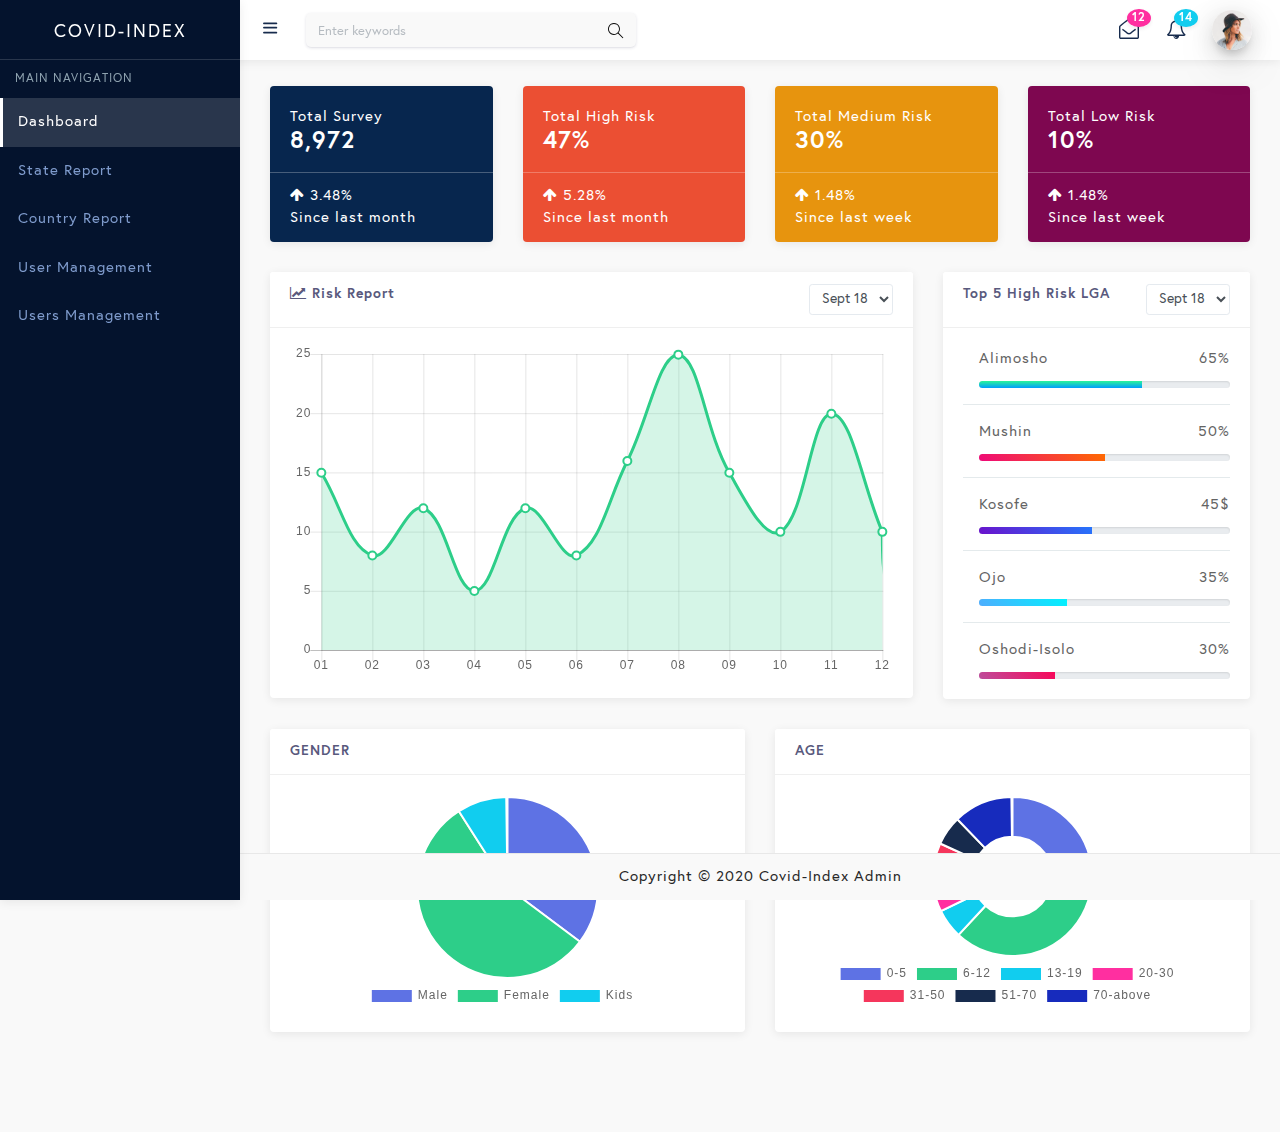
<file: admin/index.html>
<!DOCTYPE html>
<html lang="en">


<head>
  <meta charset="utf-8" />
  <meta http-equiv="X-UA-Compatible" content="IE=edge" />
  <meta name="viewport" content="width=device-width, initial-scale=1, shrink-to-fit=no" />
  <meta name="description" content="" />
  <meta name="author" content="" />
  <title>Covid-Index</title>
  <!--favicon-->
  <link rel="icon" href="assets/images/favicon.ico" type="image/x-icon">
  <!-- simplebar CSS-->
  <link href="assets/plugins/simplebar/css/simplebar.css" rel="stylesheet" />
  <!-- Bootstrap core CSS-->
  <link href="assets/css/bootstrap.min.css" rel="stylesheet" />
  <!-- animate CSS-->
  <link href="assets/css/animate.css" rel="stylesheet" type="text/css" />
  <!-- Icons CSS-->
  <link href="assets/css/icons.css" rel="stylesheet" type="text/css" />
  <!-- Sidebar CSS-->
  <link href="assets/css/sidebar-menu.css" rel="stylesheet" />
  <!-- Custom Style-->
  <link href="assets/font/europa-font.css" rel="stylesheet" />
  <link href="assets/css/app-style.css" rel="stylesheet" />

</head>

<body>

  <!-- Start wrapper-->
  <div id="wrapper">

    <!--Start sidebar-wrapper-->
    <div id="sidebar-wrapper" data-simplebar="" data-simplebar-auto-hide="true">
      <div class="brand-logo">
        <a href="index.html">
          <h5 class="logo-text">COVID-INDEX</h5>
        </a>
      </div>
      <ul class="sidebar-menu do-nicescrol">
        <li class="sidebar-header">MAIN NAVIGATION</li>
        <li class="active">
          <a href="index.html" class="waves-effect">
            <span>Dashboard</span>
          </a>
        </li>
        <li>
          <a href="state-report.html" class="waves-effect">
            <span>State Report</span>
          </a>
        </li>
        <li>
          <a href="country-report.html" class="waves-effect">
            <span>Country Report</span>
          </a>
        </li>
        <li>
          <a href="user-management.html" class="waves-effect">
            <span>User Management</span>
          </a>
        </li>
        <li>
          <a href="users-management.html" class="waves-effect">
            <span>Users Management</span>
          </a>
        </li>
      </ul>

    </div>
    <!--End sidebar-wrapper-->

    <!--Start topbar header-->
    <header class="topbar-nav">
      <nav class="navbar navbar-expand fixed-top bg-white">
        <ul class="navbar-nav mr-auto align-items-center">
          <li class="nav-item">
            <a class="nav-link toggle-menu" href="javascript:void();">
              <i class="icon-menu menu-icon"></i>
            </a>
          </li>
          <li class="nav-item">
            <form class="search-bar">
              <input type="text" class="form-control" placeholder="Enter keywords">
              <a href="javascript:void();"><i class="icon-magnifier"></i></a>
            </form>
          </li>
        </ul>

        <ul class="navbar-nav align-items-center right-nav-link">
          <li class="nav-item dropdown-lg">
            <a class="nav-link dropdown-toggle dropdown-toggle-nocaret waves-effect" data-toggle="dropdown"
              href="javascript:void();">
              <i class="fa fa-envelope-open-o"></i><span class="badge badge-secondary badge-up">12</span></a>
            <div class="dropdown-menu dropdown-menu-right">
              <ul class="list-group list-group-flush">
                <li class="list-group-item d-flex justify-content-between align-items-center">
                  You have 12 new messages
                  <span class="badge badge-secondary">12</span>
                </li>
                <li class="list-group-item">
                  <a href="javaScript:void();">
                    <div class="media">
                      <div class="avatar"><img class="align-self-start mr-3" src="assets/images/avatars/avatar-5.png"
                          alt="user avatar"></div>
                      <div class="media-body">
                        <h6 class="mt-0 msg-title">Jhon Deo</h6>
                        <p class="msg-info">Lorem ipsum dolor sit amet...</p>
                        <small>Today, 4:10 PM</small>
                      </div>
                    </div>
                  </a>
                </li>
                <li class="list-group-item">
                  <a href="javaScript:void();">
                    <div class="media">
                      <div class="avatar"><img class="align-self-start mr-3" src="assets/images/avatars/avatar-6.png"
                          alt="user avatar"></div>
                      <div class="media-body">
                        <h6 class="mt-0 msg-title">Sara Jen</h6>
                        <p class="msg-info">Lorem ipsum dolor sit amet...</p>
                        <small>Yesterday, 8:30 AM</small>
                      </div>
                    </div>
                  </a>
                </li>
                <li class="list-group-item">
                  <a href="javaScript:void();">
                    <div class="media">
                      <div class="avatar"><img class="align-self-start mr-3" src="assets/images/avatars/avatar-7.png"
                          alt="user avatar"></div>
                      <div class="media-body">
                        <h6 class="mt-0 msg-title">Dannish Josh</h6>
                        <p class="msg-info">Lorem ipsum dolor sit amet...</p>
                        <small>5/11/2018, 2:50 PM</small>
                      </div>
                    </div>
                  </a>
                </li>
                <li class="list-group-item">
                  <a href="javaScript:void();">
                    <div class="media">
                      <div class="avatar"><img class="align-self-start mr-3" src="assets/images/avatars/avatar-8.png"
                          alt="user avatar"></div>
                      <div class="media-body">
                        <h6 class="mt-0 msg-title">Katrina Mccoy</h6>
                        <p class="msg-info">Lorem ipsum dolor sit amet.</p>
                        <small>1/11/2018, 2:50 PM</small>
                      </div>
                    </div>
                  </a>
                </li>
                <li class="list-group-item"><a href="javaScript:void();">See All Messages</a></li>
              </ul>
            </div>
          </li>
          <li class="nav-item dropdown-lg">
            <a class="nav-link dropdown-toggle dropdown-toggle-nocaret waves-effect" data-toggle="dropdown"
              href="javascript:void();">
              <i class="fa fa-bell-o"></i><span class="badge badge-info badge-up">14</span></a>
            <div class="dropdown-menu dropdown-menu-right">
              <ul class="list-group list-group-flush">
                <li class="list-group-item d-flex justify-content-between align-items-center">
                  You have 14 Notifications
                  <span class="badge badge-info">14</span>
                </li>
                <li class="list-group-item">
                  <a href="javaScript:void();">
                    <div class="media">
                      <i class="zmdi zmdi-accounts fa-2x mr-3 text-primary"></i>
                      <div class="media-body">
                        <h6 class="mt-0 msg-title">New Registered Users</h6>
                        <p class="msg-info">Lorem ipsum dolor sit amet...</p>
                      </div>
                    </div>
                  </a>
                </li>
                <li class="list-group-item">
                  <a href="javaScript:void();">
                    <div class="media">
                      <i class="zmdi zmdi-coffee fa-2x mr-3 text-success"></i>
                      <div class="media-body">
                        <h6 class="mt-0 msg-title">New Received Orders</h6>
                        <p class="msg-info">Lorem ipsum dolor sit amet...</p>
                      </div>
                    </div>
                  </a>
                </li>
                <li class="list-group-item">
                  <a href="javaScript:void();">
                    <div class="media">
                      <i class="zmdi zmdi-notifications-active fa-2x mr-3 text-secondary"></i>
                      <div class="media-body">
                        <h6 class="mt-0 msg-title">New Updates</h6>
                        <p class="msg-info">Lorem ipsum dolor sit amet...</p>
                      </div>
                    </div>
                  </a>
                </li>
                <li class="list-group-item"><a href="javaScript:void();">See All Notifications</a></li>
              </ul>
            </div>
          </li>
          <li class="nav-item">
            <a class="nav-link dropdown-toggle dropdown-toggle-nocaret" data-toggle="dropdown" href="#">
              <span class="user-profile"><img src="assets/images/avatars/avatar-13.png" class="img-circle"
                  alt="user avatar"></span>
            </a>
            <ul class="dropdown-menu dropdown-menu-right">
              <li class="dropdown-item user-details">
                <a href="javaScript:void();">
                  <div class="media">
                    <div class="avatar"><img class="align-self-start mr-3" src="assets/images/avatars/avatar-13.png"
                        alt="user avatar"></div>
                    <div class="media-body">
                      <h6 class="mt-2 user-title">Katrina Mccoy</h6>
                      <p class="user-subtitle">mccoy@example.com</p>
                    </div>
                  </div>
                </a>
              </li>
              <li class="dropdown-divider"></li>
              <li class="dropdown-item"><i class="icon-envelope mr-2"></i> Inbox</li>
              <li class="dropdown-divider"></li>
              <li class="dropdown-item"><i class="icon-wallet mr-2"></i> Account</li>
              <li class="dropdown-divider"></li>
              <li class="dropdown-item"><i class="icon-settings mr-2"></i> Setting</li>
              <li class="dropdown-divider"></li>
              <li class="dropdown-item"><i class="icon-power mr-2"></i> Logout</li>
            </ul>
          </li>
        </ul>
      </nav>
    </header>
    <!--End topbar header-->

    <div class="clearfix"></div>

    <div class="content-wrapper">
      <div class="container-fluid">

        <!--Start Dashboard Content-->

        <div class="row mt-3">
          <div class="col-12 col-lg-6 col-xl-3">
            <div class="card blue">
              <div class="card-body">
                <div class="media align-items-center">
                  <div class="media-body">
                    <p class="text-white">Total Survey</p>
                    <h4 class="text-white line-height-5">8,972</h4>
                  </div>
                </div>
              </div>
              <div class="card-footer border-light-2">
                <p class="mb-0 text-white">
                  <span class="mr-2"><i class="fa fa-arrow-up"></i> 3.48%</span>
                  <span class="text-nowrap">Since last month</span>
                </p>
              </div>
            </div>
          </div>

          <div class="col-12 col-lg-6 col-xl-3">
            <div class="card red">
              <div class="card-body">
                <div class="media align-items-center">
                  <div class="media-body">
                    <p class="text-white">Total High Risk</p>
                    <h4 class="text-white line-height-5">47%</h4>
                  </div>
                </div>
              </div>
              <div class="card-footer border-light-2">
                <p class="mb-0 text-white">
                  <span class="mr-2"><i class="fa fa-arrow-up"></i> 5.28%</span>
                  <span class="text-nowrap">Since last month</span>
                </p>
              </div>
            </div>
          </div>

          <div class="col-12 col-lg-12 col-xl-3">
            <div class="card yellow">
              <div class="card-body">
                <div class="media align-items-center">
                  <div class="media-body">
                    <p class="text-white">Total Medium Risk</p>
                    <h4 class="text-white line-height-5">30%</h4>
                  </div>
                </div>
              </div>
              <div class="card-footer border-light-2">
                <p class="mb-0 text-white">
                  <span class="mr-2"><i class="fa fa-arrow-up"></i> 1.48%</span>
                  <span class="text-nowrap">Since last week</span>
                </p>
              </div>
            </div>
          </div>

          <div class="col-12 col-lg-12 col-xl-3">
            <div class="card purple">
              <div class="card-body">
                <div class="media align-items-center">
                  <div class="media-body">
                    <p class="text-white">Total Low Risk</p>
                    <h4 class="text-white line-height-5">10%</h4>
                  </div>
                </div>
              </div>
              <div class="card-footer border-light-2">
                <p class="mb-0 text-white">
                  <span class="mr-2"><i class="fa fa-arrow-up"></i> 1.48%</span>
                  <span class="text-nowrap">Since last week</span>
                </p>
              </div>
            </div>
          </div>

        </div>
        <!--End Row-->

        <div class="row">
          <div class="col-12 col-lg-6 col-xl-8">
            <div class="card">
              <div class="card-header">
                <i class="fa fa-line-chart"></i> Risk Report
                <div class="card-action">
                  <div class="form-group mb-0">
                    <select class="form-control form-control-sm">
                      <option>Jan 18</option>
                      <option>Feb 18</option>
                      <option>Mar 18</option>
                      <option>Apr 18</option>
                      <option>May 18</option>
                      <option>Jun 18</option>
                      <option>Jul 18</option>
                      <option>Aug 18</option>
                      <option selected>Sept 18</option>
                    </select>
                  </div>
                </div>
              </div>
              <div class="card-body">
                <div class="chart-height">
                  <canvas id="dashboard2-chart-4"></canvas>
                </div>
              </div>
            </div>
          </div>
          <div class="col-12 col-lg-6 col-xl-4">
            <div class="card">
              <div class="card-header">Top 5 High Risk LGA
                <div class="card-action">
                  <div class="form-group mb-0">
                    <select class="form-control form-control-sm">
                      <option>Jan 18</option>
                      <option>Feb 18</option>
                      <option>Mar 18</option>
                      <option>Apr 18</option>
                      <option>May 18</option>
                      <option>Jun 18</option>
                      <option>Jul 18</option>
                      <option>Aug 18</option>
                      <option selected>Sept 18</option>
                    </select>
                  </div>
                </div>
              </div>
              <div class="card-body">
                <div class="media align-items-center">
                  <div class="media-body text-left ml-3">
                    <div class="progress-wrapper">
                      <p>Alimosho <span class="float-right">65%</span></p>
                      <div class="progress" style="height: 7px;">
                        <div class="progress-bar gradient-branding" style="width:65%"></div>
                      </div>
                    </div>
                  </div>
                </div>
                <hr>
                <div class="media align-items-center">
                  <div class="media-body text-left ml-3">
                    <div class="progress-wrapper">
                      <p>Mushin <span class="float-right">50%</span></p>
                      <div class="progress" style="height: 7px;">
                        <div class="progress-bar gradient-ibiza" style="width:50%"></div>
                      </div>
                    </div>
                  </div>
                </div>
                <hr>
                <div class="media align-items-center">
                  <div class="media-body text-left ml-3">
                    <div class="progress-wrapper">
                      <p>Kosofe <span class="float-right">45$</span></p>
                      <div class="progress" style="height: 7px;">
                        <div class="progress-bar gradient-deepblue" style="width:45%"></div>
                      </div>
                    </div>
                  </div>
                </div>
                <hr>
                <div class="media align-items-center">
                  <div class="media-body text-left ml-3">
                    <div class="progress-wrapper">
                      <p>Ojo <span class="float-right">35%</span></p>
                      <div class="progress" style="height: 7px;">
                        <div class="progress-bar gradient-scooter" style="width:35%"></div>
                      </div>
                    </div>
                  </div>
                </div>
                <hr>
                <div class="media align-items-center">
                  <div class="media-body text-left ml-3">
                    <div class="progress-wrapper">
                      <p>Oshodi-Isolo <span class="float-right">30%</span></p>
                      <div class="progress" style="height: 7px;">
                        <div class="progress-bar gradient-shifter" style="width:30%"></div>
                      </div>
                    </div>
                  </div>
                </div>
              </div>
            </div>
          </div>
        </div>
        <!--End Row-->

        <div class="row">
          <div class="col-lg-6">
            <div class="card">
              <div class="card-header text-uppercase">Gender</div>
              <div class="card-body">
                <canvas id="pieChart" height="150"></canvas>
              </div>
            </div>
          </div>
          <div class="col-lg-6">
            <div class="card">
              <div class="card-header text-uppercase">Age</div>
              <div class="card-body">
                <canvas id="doughnutChart" height="150"></canvas>
              </div>
            </div>
          </div>
        </div>
        <!--End Row-->


        <!--End Dashboard Content-->

      </div>
      <!-- End container-fluid-->

    </div>
    <!--End content-wrapper-->
    <!--Start Back To Top Button-->
    <a href="javaScript:void();" class="back-to-top"><i class="fa fa-angle-double-up"></i> </a>
    <!--End Back To Top Button-->

    <!--Start footer-->
    <footer class="footer">
      <div class="container">
        <div class="text-center">
          Copyright © 2020 Covid-Index Admin
        </div>
      </div>
    </footer>
    <!--End footer-->

  </div>
  <!--End wrapper-->

  <!-- Bootstrap core JavaScript-->
  <script src="assets/js/jquery.min.js"></script>
  <script src="assets/js/popper.min.js"></script>
  <script src="assets/js/bootstrap.min.js"></script>

  <!-- simplebar js -->
  <script src="assets/plugins/simplebar/js/simplebar.js"></script>
  <!-- waves effect js -->
  <script src="assets/js/waves.js"></script>
  <!-- sidebar-menu js -->
  <script src="assets/js/sidebar-menu.js"></script>
  <!-- Custom scripts -->
  <script src="assets/js/app-script.js"></script>
  <!-- Chart JS -->
  <script src="assets/plugins/Chart.js/Chart.min.js"></script>
  <script src="assets/plugins/Chart.js/chartjs-script.js"></script>
  <!-- Sparkline JS -->
  <script src="assets/plugins/sparkline-charts/jquery.sparkline.min.js"></script>
  <!-- Index js -->
  <script src="assets/js/index2.js"></script>


</body>


</html>
</file>
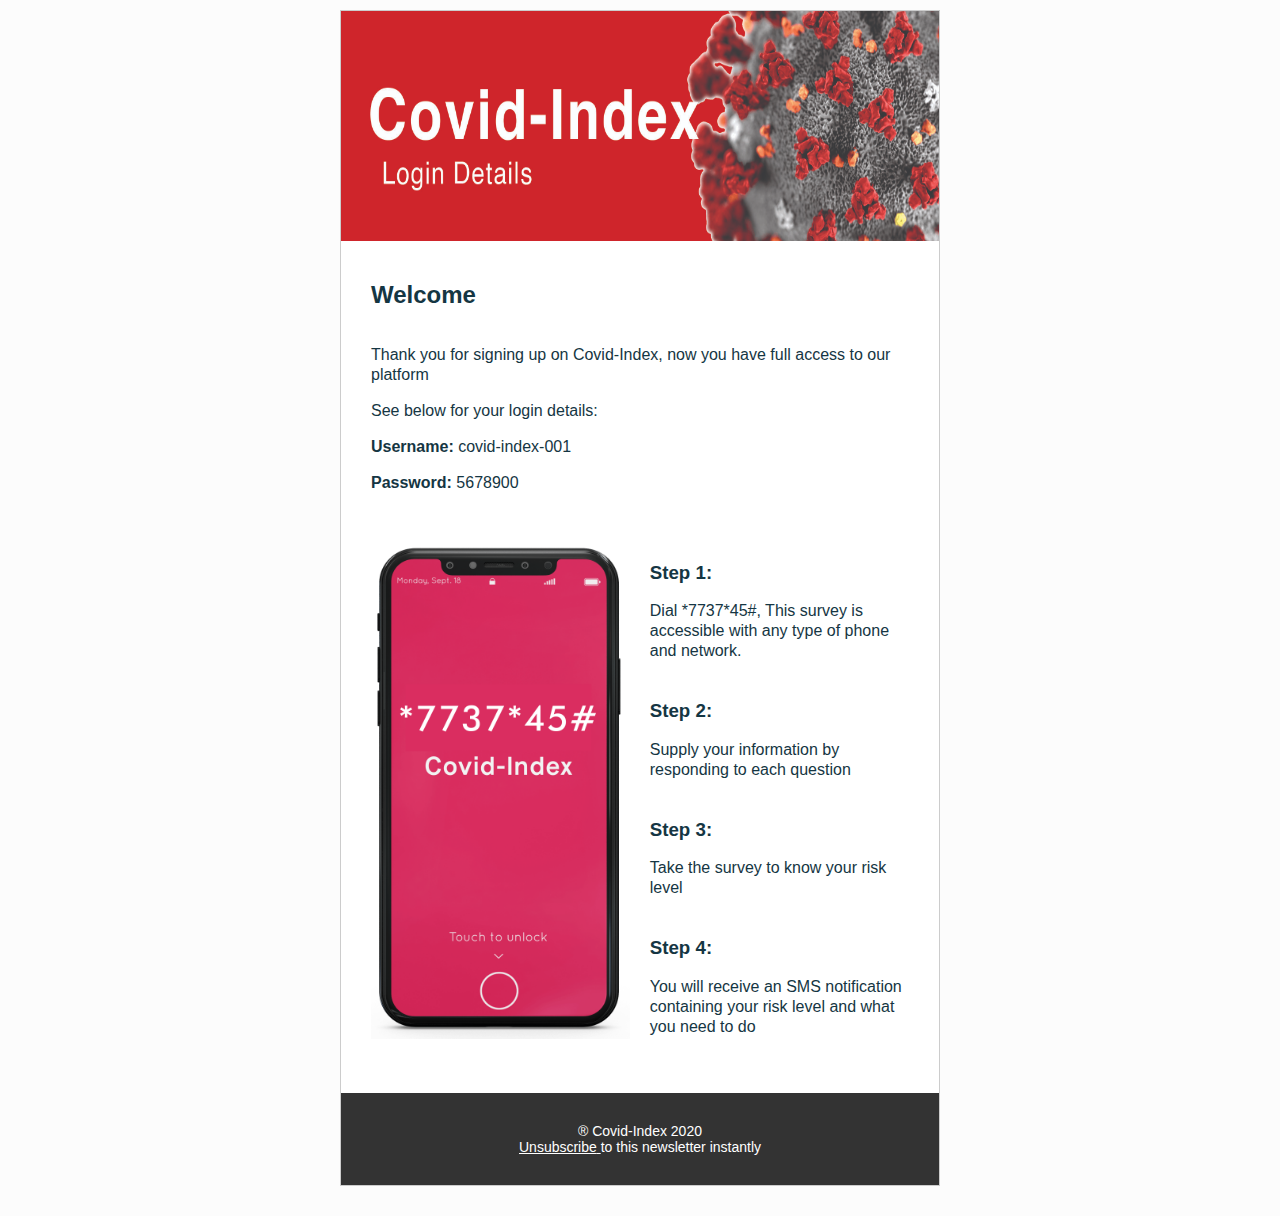
<file: email/index.html>
<!DOCTYPE html
	PUBLIC "-//W3C//DTD XHTML 1.0 Transitional//EN" "http://www.w3.org/TR/xhtml1/DTD/xhtml1-transitional.dtd">
<html xmlns="http://www.w3.org/1999/xhtml">

<head>
	<meta http-equiv="Content-Type" content="text/html; charset=UTF-8" />
	<title>Covid-Index Email Newsletter</title>
	<meta name="viewport" content="width=device-width, initial-scale=1.0" />
</head>

<body style="margin: 0; padding: 0;" bgcolor="#fcfcfc">
	<table border="0" cellpadding="0" cellspacing="0" width="100%">
		<tr>
			<td style="padding: 10px 0 30px 0;">
				<table align="center" border="0" cellpadding="0" cellspacing="0" width="600"
					style="border: 1px solid #cccccc; border-collapse: collapse;">
					<tr>
						<td align="center" bgcolor="#70bbd9"
							style="padding: 0px 0 0px 0; color: #153643; font-size: 28px; font-weight: bold; font-family: Helvetica, sans-serif;">
							<img src="images/h1.jpg" alt="Creating Email Magic" width="100%" height="230px"
								style="display: block;" />
						</td>
					</tr>
					<tr>
						<td bgcolor="#ffffff" style="padding: 40px 30px 40px 30px;">
							<table border="0" cellpadding="0" cellspacing="0" width="100%">
								<tr>
									<td style="color: #153643; font-family: Arial, sans-serif; font-size: 24px;">
										<b>Welcome</b>
									</td>
								</tr>
								<tr>
									<td
										style="padding: 20px 0 30px 0; color: #153643; font-family: Arial, sans-serif; font-size: 16px; line-height: 20px;">
										<p>Thank you for signing up on Covid-Index, now you have full access to our
											platform</p>
										<p>See below for your login details:</p>
										<p><strong>Username:</strong> covid-index-001</p>
										<p><strong>Password:</strong> 5678900</p>
									</td>
								</tr>
								<tr>
									<td>
										<table border="0" cellpadding="0" cellspacing="0" width="100%">
											<tr>
												<td width="260" valign="top">
													<table border="0" cellpadding="0" cellspacing="0" width="100%">
														<tr>
															<td>
																<img src="images/ussd.png" alt="" width="100%"
																	height="500px" style="display: block;" />
															</td>
														</tr>
														<!-- <tr>
															<td
																style="padding: 25px 0 0 0; color: #153643; font-family: Arial, sans-serif; font-size: 16px; line-height: 20px;">
																Lorem ipsum dolor sit amet, consectetur adipiscing elit.
																In tempus adipiscing felis, sit
																amet blandit ipsum volutpat sed. Morbi porttitor, eget
																accumsan dictum, nisi libero
																ultricies ipsum, in posuere mauris neque at erat.
															</td>
														</tr> -->
													</table>
												</td>
												<td style="font-size: 0; line-height: 0;" width="20">
													&nbsp;
												</td>
												<td width="260" valign="top">
													<table border="0" cellpadding="0" cellspacing="0" width="100%">
														<!-- <tr>
															<td>
																<img src="images/right.gif" alt="" width="100%"
																	height="140" style="display: block;" />
															</td>
														</tr> -->

														<tr>
															<td
																style="padding: 5px 0 0 0; color: #153643; font-family: Helveltica, sans-serif; font-size: 16px; line-height: 20px;">
																<h3>Step 1:</h3>
																<p>Dial *7737*45#, This survey is accessible with any
																	type of phone and network.</p>
															</td>
														</tr>
														<tr>
															<td
																style="padding: 5px 0 0 0; color: #153643; font-family: Helveltica, sans-serif; font-size: 16px; line-height: 20px;">
																<h3>Step 2:</h3>
																<p>Supply your information by responding to each
																	question</p>
															</td>
														</tr>
														<tr>
															<td
																style="padding: 5px 0 0 0; color: #153643; font-family: Helveltica, sans-serif; font-size: 16px; line-height: 20px;">
																<h3>Step 3:</h3>
																<p>Take the survey to know your risk level</p>
															</td>
														</tr>
														<tr>
															<td
																style="padding: 5px 0 0 0; color: #153643; font-family: Helveltica, sans-serif; font-size: 16px; line-height: 20px;">
																<h3>Step 4:</h3>
																<p>You will receive an SMS notification containing your
																	risk level and what you need to do</p>
															</td>
														</tr>
													</table>
												</td>
											</tr>
										</table>
									</td>
								</tr>
							</table>
						</td>
					</tr>
					<tr>
						<td bgcolor="#333" style="padding: 30px 30px 30px 30px;">
							<table border="0" cellpadding="0" cellspacing="0" width="100%">
								<tr>
									<td style="color: #ffffff; font-family: Arial, sans-serif; font-size: 14px; text-align:center"
										width="100%">
										&reg; Covid-Index 2020<br />
										<a href="#" style="color: #ffffff;">
											<font color="#ffffff">Unsubscribe</font>
										</a> to this newsletter instantly
									</td>
								</tr>
							</table>
						</td>
					</tr>
				</table>
			</td>
		</tr>
	</table>
</body>

</html>
</file>
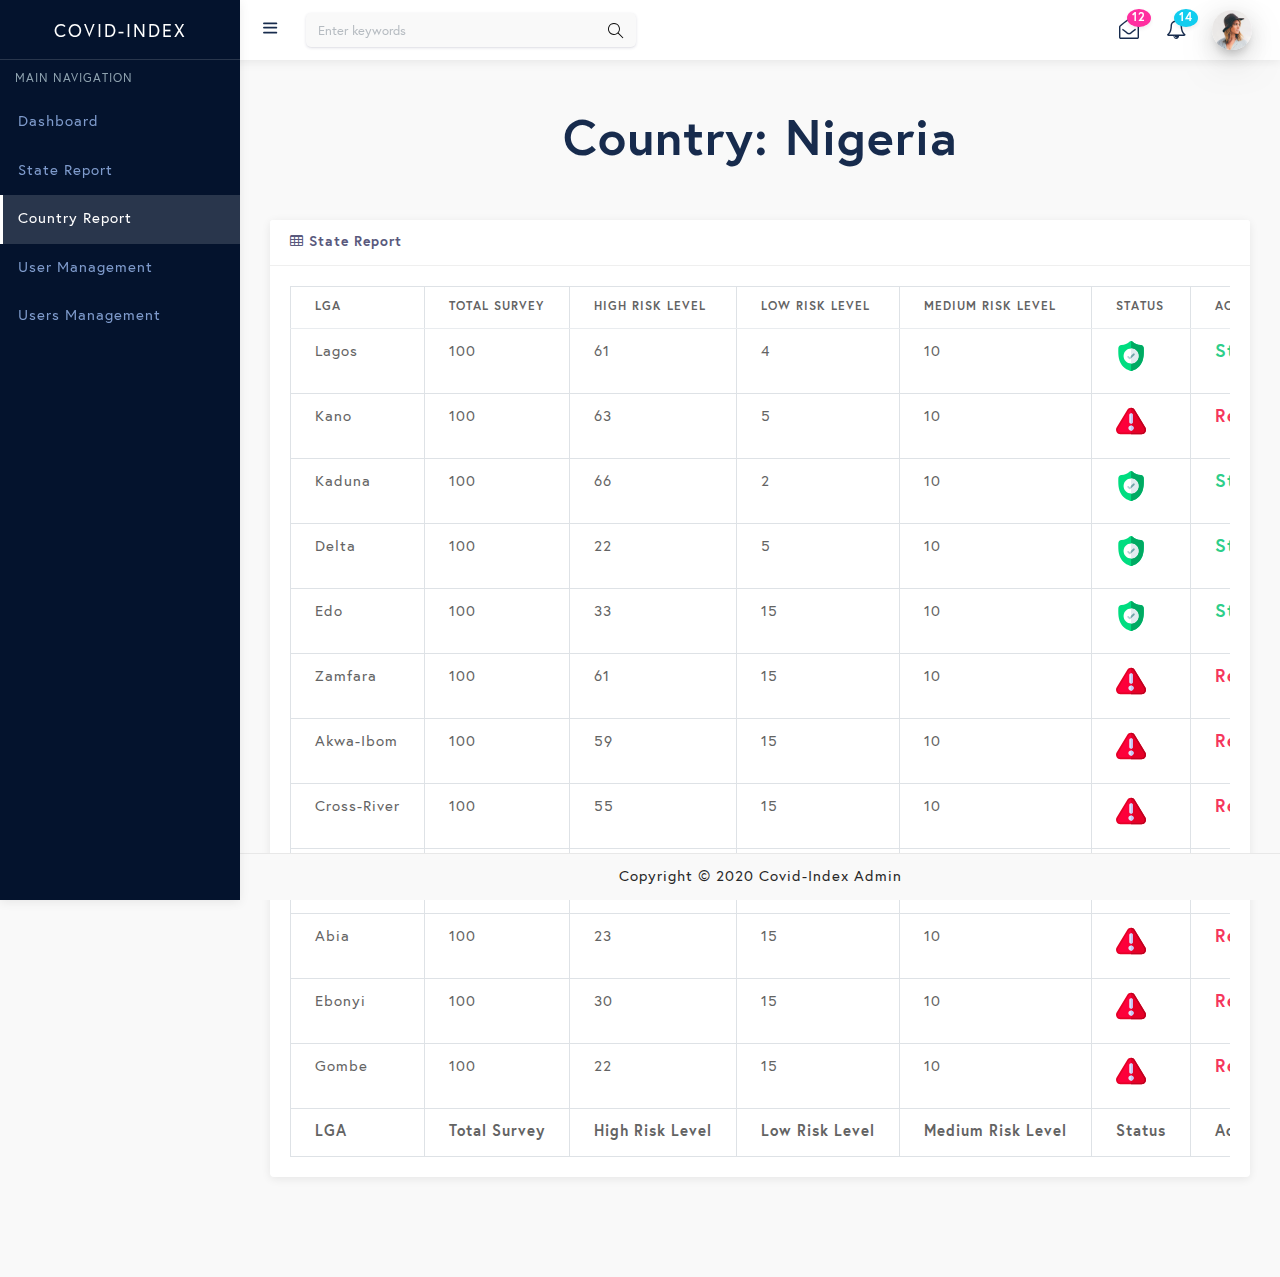
<file: admin/country-report.html>
<!DOCTYPE html>
<html lang="en">


<head>
    <meta charset="utf-8" />
    <meta http-equiv="X-UA-Compatible" content="IE=edge" />
    <meta name="viewport" content="width=device-width, initial-scale=1, shrink-to-fit=no" />
    <meta name="description" content="" />
    <meta name="author" content="" />
    <title>Covid-Index</title>
    <!--favicon-->
    <link rel="icon" href="assets/images/favicon.ico" type="image/x-icon">
    <!-- simplebar CSS-->
    <link href="assets/plugins/simplebar/css/simplebar.css" rel="stylesheet" />
    <!-- Bootstrap core CSS-->
    <link href="assets/css/bootstrap.min.css" rel="stylesheet" />
    <!-- animate CSS-->
    <link href="assets/css/animate.css" rel="stylesheet" type="text/css" />
    <!-- Icons CSS-->
    <link href="assets/css/icons.css" rel="stylesheet" type="text/css" />
    <!-- Sidebar CSS-->
    <link href="assets/css/sidebar-menu.css" rel="stylesheet" />
    <!-- Custom Style-->
    <link href="assets/font/europa-font.css" rel="stylesheet" />
    <link href="assets/css/app-style.css" rel="stylesheet" />

</head>

<body>

    <!-- Start wrapper-->
    <div id="wrapper">

        <!--Start sidebar-wrapper-->
        <div id="sidebar-wrapper" data-simplebar="" data-simplebar-auto-hide="true">
            <div class="brand-logo">
                <a href="index.html">
                    <h5 class="logo-text">COVID-INDEX</h5>
                </a>
            </div>
            <ul class="sidebar-menu do-nicescrol">
                <li class="sidebar-header">MAIN NAVIGATION</li>
                <li>
                    <a href="index.html" class="waves-effect">
                        <span>Dashboard</span>
                    </a>
                </li>
                <li>
                    <a href="state-report.html" class="waves-effect">
                        <span>State Report</span>
                    </a>
                </li>
                <li class="active">
                    <a href="country-report.html" class="waves-effect">
                        <span>Country Report</span>
                    </a>
                </li>
                <li>
                    <a href="user-management.html" class="waves-effect">
                        <span>User Management</span>
                    </a>
                </li>
                <li>
                    <a href="users-management.html" class="waves-effect">
                        <span>Users Management</span>
                    </a>
                </li>
            </ul>

        </div>
        <!--End sidebar-wrapper-->

        <!--Start topbar header-->
        <header class="topbar-nav">
            <nav class="navbar navbar-expand fixed-top bg-white">
                <ul class="navbar-nav mr-auto align-items-center">
                    <li class="nav-item">
                        <a class="nav-link toggle-menu" href="javascript:void();">
                            <i class="icon-menu menu-icon"></i>
                        </a>
                    </li>
                    <li class="nav-item">
                        <form class="search-bar">
                            <input type="text" class="form-control" placeholder="Enter keywords">
                            <a href="javascript:void();"><i class="icon-magnifier"></i></a>
                        </form>
                    </li>
                </ul>

                <ul class="navbar-nav align-items-center right-nav-link">
                    <li class="nav-item dropdown-lg">
                        <a class="nav-link dropdown-toggle dropdown-toggle-nocaret waves-effect" data-toggle="dropdown"
                            href="javascript:void();">
                            <i class="fa fa-envelope-open-o"></i><span
                                class="badge badge-secondary badge-up">12</span></a>
                        <div class="dropdown-menu dropdown-menu-right">
                            <ul class="list-group list-group-flush">
                                <li class="list-group-item d-flex justify-content-between align-items-center">
                                    You have 12 new messages
                                    <span class="badge badge-secondary">12</span>
                                </li>
                                <li class="list-group-item">
                                    <a href="javaScript:void();">
                                        <div class="media">
                                            <div class="avatar"><img class="align-self-start mr-3"
                                                    src="assets/images/avatars/avatar-5.png" alt="user avatar"></div>
                                            <div class="media-body">
                                                <h6 class="mt-0 msg-title">Jhon Deo</h6>
                                                <p class="msg-info">Lorem ipsum dolor sit amet...</p>
                                                <small>Today, 4:10 PM</small>
                                            </div>
                                        </div>
                                    </a>
                                </li>
                                <li class="list-group-item">
                                    <a href="javaScript:void();">
                                        <div class="media">
                                            <div class="avatar"><img class="align-self-start mr-3"
                                                    src="assets/images/avatars/avatar-6.png" alt="user avatar"></div>
                                            <div class="media-body">
                                                <h6 class="mt-0 msg-title">Sara Jen</h6>
                                                <p class="msg-info">Lorem ipsum dolor sit amet...</p>
                                                <small>Yesterday, 8:30 AM</small>
                                            </div>
                                        </div>
                                    </a>
                                </li>
                                <li class="list-group-item">
                                    <a href="javaScript:void();">
                                        <div class="media">
                                            <div class="avatar"><img class="align-self-start mr-3"
                                                    src="assets/images/avatars/avatar-7.png" alt="user avatar"></div>
                                            <div class="media-body">
                                                <h6 class="mt-0 msg-title">Dannish Josh</h6>
                                                <p class="msg-info">Lorem ipsum dolor sit amet...</p>
                                                <small>5/11/2018, 2:50 PM</small>
                                            </div>
                                        </div>
                                    </a>
                                </li>
                                <li class="list-group-item">
                                    <a href="javaScript:void();">
                                        <div class="media">
                                            <div class="avatar"><img class="align-self-start mr-3"
                                                    src="assets/images/avatars/avatar-8.png" alt="user avatar"></div>
                                            <div class="media-body">
                                                <h6 class="mt-0 msg-title">Katrina Mccoy</h6>
                                                <p class="msg-info">Lorem ipsum dolor sit amet.</p>
                                                <small>1/11/2018, 2:50 PM</small>
                                            </div>
                                        </div>
                                    </a>
                                </li>
                                <li class="list-group-item"><a href="javaScript:void();">See All Messages</a></li>
                            </ul>
                        </div>
                    </li>
                    <li class="nav-item dropdown-lg">
                        <a class="nav-link dropdown-toggle dropdown-toggle-nocaret waves-effect" data-toggle="dropdown"
                            href="javascript:void();">
                            <i class="fa fa-bell-o"></i><span class="badge badge-info badge-up">14</span></a>
                        <div class="dropdown-menu dropdown-menu-right">
                            <ul class="list-group list-group-flush">
                                <li class="list-group-item d-flex justify-content-between align-items-center">
                                    You have 14 Notifications
                                    <span class="badge badge-info">14</span>
                                </li>
                                <li class="list-group-item">
                                    <a href="javaScript:void();">
                                        <div class="media">
                                            <i class="zmdi zmdi-accounts fa-2x mr-3 text-primary"></i>
                                            <div class="media-body">
                                                <h6 class="mt-0 msg-title">New Registered Users</h6>
                                                <p class="msg-info">Lorem ipsum dolor sit amet...</p>
                                            </div>
                                        </div>
                                    </a>
                                </li>
                                <li class="list-group-item">
                                    <a href="javaScript:void();">
                                        <div class="media">
                                            <i class="zmdi zmdi-coffee fa-2x mr-3 text-success"></i>
                                            <div class="media-body">
                                                <h6 class="mt-0 msg-title">New Received Orders</h6>
                                                <p class="msg-info">Lorem ipsum dolor sit amet...</p>
                                            </div>
                                        </div>
                                    </a>
                                </li>
                                <li class="list-group-item">
                                    <a href="javaScript:void();">
                                        <div class="media">
                                            <i class="zmdi zmdi-notifications-active fa-2x mr-3 text-secondary"></i>
                                            <div class="media-body">
                                                <h6 class="mt-0 msg-title">New Updates</h6>
                                                <p class="msg-info">Lorem ipsum dolor sit amet...</p>
                                            </div>
                                        </div>
                                    </a>
                                </li>
                                <li class="list-group-item"><a href="javaScript:void();">See All Notifications</a></li>
                            </ul>
                        </div>
                    </li>
                    <li class="nav-item">
                        <a class="nav-link dropdown-toggle dropdown-toggle-nocaret" data-toggle="dropdown" href="#">
                            <span class="user-profile"><img src="assets/images/avatars/avatar-13.png" class="img-circle"
                                    alt="user avatar"></span>
                        </a>
                        <ul class="dropdown-menu dropdown-menu-right">
                            <li class="dropdown-item user-details">
                                <a href="javaScript:void();">
                                    <div class="media">
                                        <div class="avatar"><img class="align-self-start mr-3"
                                                src="assets/images/avatars/avatar-13.png" alt="user avatar"></div>
                                        <div class="media-body">
                                            <h6 class="mt-2 user-title">Katrina Mccoy</h6>
                                            <p class="user-subtitle">mccoy@example.com</p>
                                        </div>
                                    </div>
                                </a>
                            </li>
                            <li class="dropdown-divider"></li>
                            <li class="dropdown-item"><i class="icon-envelope mr-2"></i> Inbox</li>
                            <li class="dropdown-divider"></li>
                            <li class="dropdown-item"><i class="icon-wallet mr-2"></i> Account</li>
                            <li class="dropdown-divider"></li>
                            <li class="dropdown-item"><i class="icon-settings mr-2"></i> Setting</li>
                            <li class="dropdown-divider"></li>
                            <li class="dropdown-item"><i class="icon-power mr-2"></i> Logout</li>
                        </ul>
                    </li>
                </ul>
            </nav>
        </header>
        <!--End topbar header-->

        <div class="clearfix"></div>

        <div class="content-wrapper">
            <div class="container-fluid">
                <h2 class="text-center assigned-country-state-heading">Country: Nigeria</h2>
                <div class="row">
                    <div class="col-lg-12">
                        <div class="card">
                            <div class="card-header"><i class="fa fa-table"></i> State Report</div>
                            <div class="card-body">
                                <div class="table-responsive">
                                    <table id="default-datatable" class="table table-bordered">
                                        <thead>
                                            <tr>
                                                <th>LGA</th>
                                                <th>Total Survey</th>
                                                <th>High Risk Level</th>
                                                <th>Low Risk Level</th>
                                                <th>Medium Risk Level</th>
                                                <th>Status</th>
                                                <th>Actions</th>
                                                <th>View More</th>
                                            </tr>
                                        </thead>
                                        <tbody>
                                            <tr>
                                                <td>Lagos</td>
                                                <td>100</td>
                                                <td>61</td>
                                                <td>4</td>
                                                <td>10</td>
                                                <td><img src="assets/images/shield.svg" class="img-status" /></td>
                                                <td>
                                                    <h5 class="text-success">Stay Safe</h5>
                                                </td>
                                                <td>
                                                    <a href="state-report.html" class="btn btn-dark">View More</a>
                                                </td>
                                            </tr>
                                            <tr>
                                                <td>Kano</td>
                                                <td>100</td>
                                                <td>63</td>
                                                <td>5</td>
                                                <td>10</td>
                                                <td><img src="assets/images/alert.svg" class="img-status" /></td>
                                                <td>
                                                    <h5 class="text-danger">Red Zone</h5>
                                                </td>
                                                <td>
                                                    <a href="state-report.html" class="btn btn-dark">View More</a>
                                                </td>
                                            </tr>
                                            <tr>
                                                <td>Kaduna</td>
                                                <td>100</td>
                                                <td>66</td>
                                                <td>2</td>
                                                <td>10</td>
                                                <td><img src="assets/images/shield.svg" class="img-status" /></td>
                                                <td>
                                                    <h5 class="text-success">Stay Safe</h5>
                                                </td>
                                                <td>
                                                    <a href="state-report.html" class="btn btn-dark">View More</a>
                                                </td>
                                            </tr>
                                            <tr>
                                                <td>Delta</td>
                                                <td>100</td>
                                                <td>22</td>
                                                <td>5</td>
                                                <td>10</td>
                                                <td><img src="assets/images/shield.svg" class="img-status" /></td>
                                                <td>
                                                    <h5 class="text-success">Stay Safe</h5>
                                                </td>
                                                <td>
                                                    <a href="state-report.html" class="btn btn-dark">View More</a>
                                                </td>

                                            </tr>
                                            <tr>
                                                <td>Edo</td>
                                                <td>100</td>
                                                <td>33</td>
                                                <td>15</td>
                                                <td>10</td>
                                                <td><img src="assets/images/shield.svg" class="img-status" /></td>
                                                <td>
                                                    <h5 class="text-success">Stay Safe</h5>
                                                </td>
                                                <td>
                                                    <a href="state-report.html" class="btn btn-dark">View More</a>
                                                </td>
                                            </tr>
                                            <tr>
                                                <td>Zamfara</td>
                                                <td>100</td>
                                                <td>61</td>
                                                <td>15</td>
                                                <td>10</td>
                                                <td><img src="assets/images/alert.svg" class="img-status" /></td>
                                                <td>
                                                    <h5 class="text-danger">Red Zone</h5>
                                                </td>
                                                <td>
                                                    <a href="state-report.html" class="btn btn-dark">View More</a>
                                                </td>
                                            </tr>
                                            <tr>
                                                <td>Akwa-Ibom</td>
                                                <td>100</td>
                                                <td>59</td>
                                                <td>15</td>
                                                <td>10</td>
                                                <td><img src="assets/images/alert.svg" class="img-status" /></td>
                                                <td>
                                                    <h5 class="text-danger">Red Zone</h5>
                                                </td>
                                                <td>
                                                    <a href="state-report.html" class="btn btn-dark">View More</a>
                                                </td>
                                            </tr>
                                            <tr>
                                                <td>Cross-River</td>
                                                <td>100</td>
                                                <td>55</td>
                                                <td>15</td>
                                                <td>10</td>
                                                <td><img src="assets/images/alert.svg" class="img-status" /></td>
                                                <td>
                                                    <h5 class="text-danger">Red Zone</h5>
                                                </td>
                                                <td>
                                                    <a href="state-report.html" class="btn btn-dark">View More</a>
                                                </td>
                                            </tr>
                                            <tr>
                                                <td>Enugu</td>
                                                <td>100</td>
                                                <td>39</td>
                                                <td>15</td>
                                                <td>10</td>
                                                <td><img src="assets/images/alert.svg" class="img-status" /></td>
                                                <td>
                                                    <h5 class="text-danger">Red Zone</h5>
                                                </td>
                                                <td>
                                                    <a href="state-report.html" class="btn btn-dark">View More</a>
                                                </td>
                                            </tr>
                                            <tr>
                                                <td>Abia</td>
                                                <td>100</td>
                                                <td>23</td>
                                                <td>15</td>
                                                <td>10</td>
                                                <td><img src="assets/images/alert.svg" class="img-status" /></td>
                                                <td>
                                                    <h5 class="text-danger">Red Zone</h5>
                                                </td>
                                                <td>
                                                    <a href="state-report.html" class="btn btn-dark">View More</a>
                                                </td>
                                            </tr>
                                            <tr>
                                                <td>Ebonyi</td>
                                                <td>100</td>
                                                <td>30</td>
                                                <td>15</td>
                                                <td>10</td>
                                                <td><img src="assets/images/alert.svg" class="img-status" /></td>
                                                <td>
                                                    <h5 class="text-danger">Red Zone</h5>
                                                </td>
                                                <td>
                                                    <a href="state-report.html" class="btn btn-dark">View More</a>
                                                </td>
                                            </tr>
                                            <tr>
                                                <td>Gombe</td>
                                                <td>100</td>
                                                <td>22</td>
                                                <td>15</td>
                                                <td>10</td>
                                                <td><img src="assets/images/alert.svg" class="img-status" /></td>
                                                <td>
                                                    <h5 class="text-danger">Red Zone</h5>
                                                </td>
                                                <td>
                                                    <a href="state-report.html" class="btn btn-dark">View More</a>
                                                </td>
                                            </tr>
                                        </tbody>
                                        <tfoot>
                                            <tr>
                                                <th>LGA</th>
                                                <th>Total Survey</th>
                                                <th>High Risk Level</th>
                                                <th>Low Risk Level</th>
                                                <th>Medium Risk Level</th>
                                                <th>Status</th>
                                                <th>Actions</th>
                                            </tr>
                                        </tfoot>
                                    </table>
                                </div>
                            </div>
                        </div>
                    </div>
                </div><!-- End Row-->

            </div>
            <!-- End container-fluid-->

        </div>
        <!--End content-wrapper-->
        <!--Start Back To Top Button-->
        <a href="javaScript:void();" class="back-to-top"><i class="fa fa-angle-double-up"></i> </a>
        <!--End Back To Top Button-->

        <!--Start footer-->
        <footer class="footer">
            <div class="container">
                <div class="text-center">
                    Copyright © 2020 Covid-Index Admin
                </div>
            </div>
        </footer>
        <!--End footer-->

    </div>
    <!--End wrapper-->

    <!-- Bootstrap core JavaScript-->
    <script src="assets/js/jquery.min.js"></script>
    <script src="assets/js/popper.min.js"></script>
    <script src="assets/js/bootstrap.min.js"></script>

    <!-- simplebar js -->
    <script src="assets/plugins/simplebar/js/simplebar.js"></script>
    <!-- waves effect js -->
    <script src="assets/js/waves.js"></script>
    <!-- sidebar-menu js -->
    <script src="assets/js/sidebar-menu.js"></script>
    <!-- Custom scripts -->
    <script src="assets/js/app-script.js"></script>
    <!-- Chart JS -->
    <script src="assets/plugins/Chart.js/Chart.min.js"></script>
    <script src="assets/plugins/Chart.js/chartjs-script.js"></script>
    <!-- Sparkline JS -->
    <script src="assets/plugins/sparkline-charts/jquery.sparkline.min.js"></script>

    <!-- Index js -->
    <script src="assets/js/index2.js"></script>


</body>


</html>
</file>
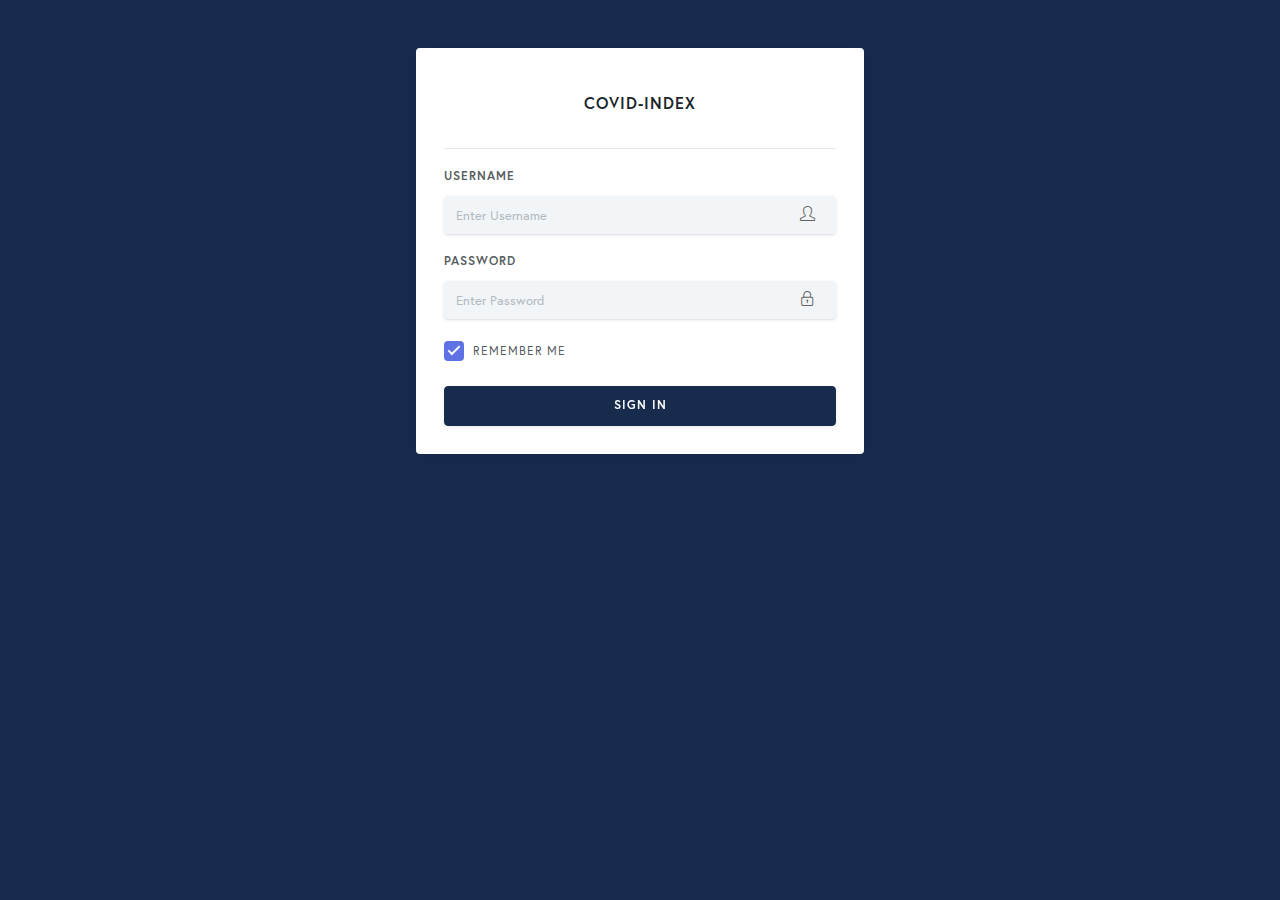
<file: admin/login.html>
<!DOCTYPE html>
<html lang="en">


<head>
    <meta charset="utf-8" />
    <meta http-equiv="X-UA-Compatible" content="IE=edge" />
    <meta name="viewport" content="width=device-width, initial-scale=1, shrink-to-fit=no" />
    <meta name="description" content="" />
    <meta name="author" content="" />
    <title>Covid-Index</title>
    <!--favicon-->
    <link rel="icon" href="assets/images/favicon.ico" type="image/x-icon">
    <!-- simplebar CSS-->
    <link href="assets/plugins/simplebar/css/simplebar.css" rel="stylesheet" />
    <!-- Bootstrap core CSS-->
    <link href="assets/css/bootstrap.min.css" rel="stylesheet" />
    <!-- animate CSS-->
    <link href="assets/css/animate.css" rel="stylesheet" type="text/css" />
    <!-- Icons CSS-->
    <link href="assets/css/icons.css" rel="stylesheet" type="text/css" />
    <!-- Sidebar CSS-->
    <link href="assets/css/sidebar-menu.css" rel="stylesheet" />
    <!-- Custom Style-->
    <link href="assets/font/europa-font.css" rel="stylesheet" />
    <link href="assets/css/app-style.css" rel="stylesheet" />

</head>

<body class="bg-dark">
    <!-- Start wrapper-->
    <div id="wrapper">
        <div class="card card-authentication1 mx-auto my-5">
            <div class="card-body">
                <div class="card-content p-2">
                    <div class="card-title text-uppercase text-center py-3">COVID-INDEX</div>
                    <hr />
                    <form>
                        <div class="form-group">
                            <label for="exampleInputUsername" class="">Username</label>
                            <div class="position-relative has-icon-right">
                                <input type="text" id="InputUsername" class="form-control input-shadow"
                                    placeholder="Enter Username">
                                <div class="form-control-position">
                                    <i class="icon-user"></i>
                                </div>
                            </div>
                        </div>
                        <div class="form-group">
                            <label for="exampleInputPassword" class="">Password</label>
                            <div class="position-relative has-icon-right">
                                <input type="password" id="InputPassword" class="form-control input-shadow"
                                    placeholder="Enter Password">
                                <div class="form-control-position">
                                    <i class="icon-lock"></i>
                                </div>
                            </div>
                        </div>
                        <div class="form-row">
                            <div class="form-group col-6">
                                <div class="icheck-material-primary">
                                    <input type="checkbox" id="user-checkbox" checked="" />
                                    <label for="user-checkbox">Remember me</label>
                                </div>
                            </div>
                        </div>
                        <a href="index.html" class="btn btn-dark btn-block waves-effect waves-light">Sign
                            In</a>
                    </form>
                </div>
            </div>
        </div>

        <!--Start Back To Top Button-->
        <a href="javaScript:void();" class="back-to-top"><i class="fa fa-angle-double-up"></i> </a>
        <!--End Back To Top Button-->
    </div>
    <!--wrapper-->

    <!-- Bootstrap core JavaScript-->
    <script src="assets/js/jquery.min.js"></script>
    <script src="assets/js/popper.min.js"></script>
    <script src="assets/js/bootstrap.min.js"></script>

    <!-- simplebar js -->
    <script src="assets/plugins/simplebar/js/simplebar.js"></script>
    <!-- waves effect js -->
    <script src="assets/js/waves.js"></script>
    <!-- sidebar-menu js -->
    <script src="assets/js/sidebar-menu.js"></script>
    <!-- Custom scripts -->
    <script src="assets/js/app-script.js"></script>
    <!-- Chart JS -->
    <script src="assets/plugins/Chart.js/Chart.min.js"></script>
    <script src="assets/plugins/Chart.js/chartjs-script.js"></script>
    <!-- Sparkline JS -->
    <script src="assets/plugins/sparkline-charts/jquery.sparkline.min.js"></script>
    <!-- Index js -->
    <script src="assets/js/index2.js"></script>

</body>

<!-- Mirrored from codervent.com/rukada/color-admin/authentication-signin.html by HTTrack Website Copier/3.x [XR&CO'2014], Thu, 29 Nov 2018 15:11:48 GMT -->

</html>
</file>
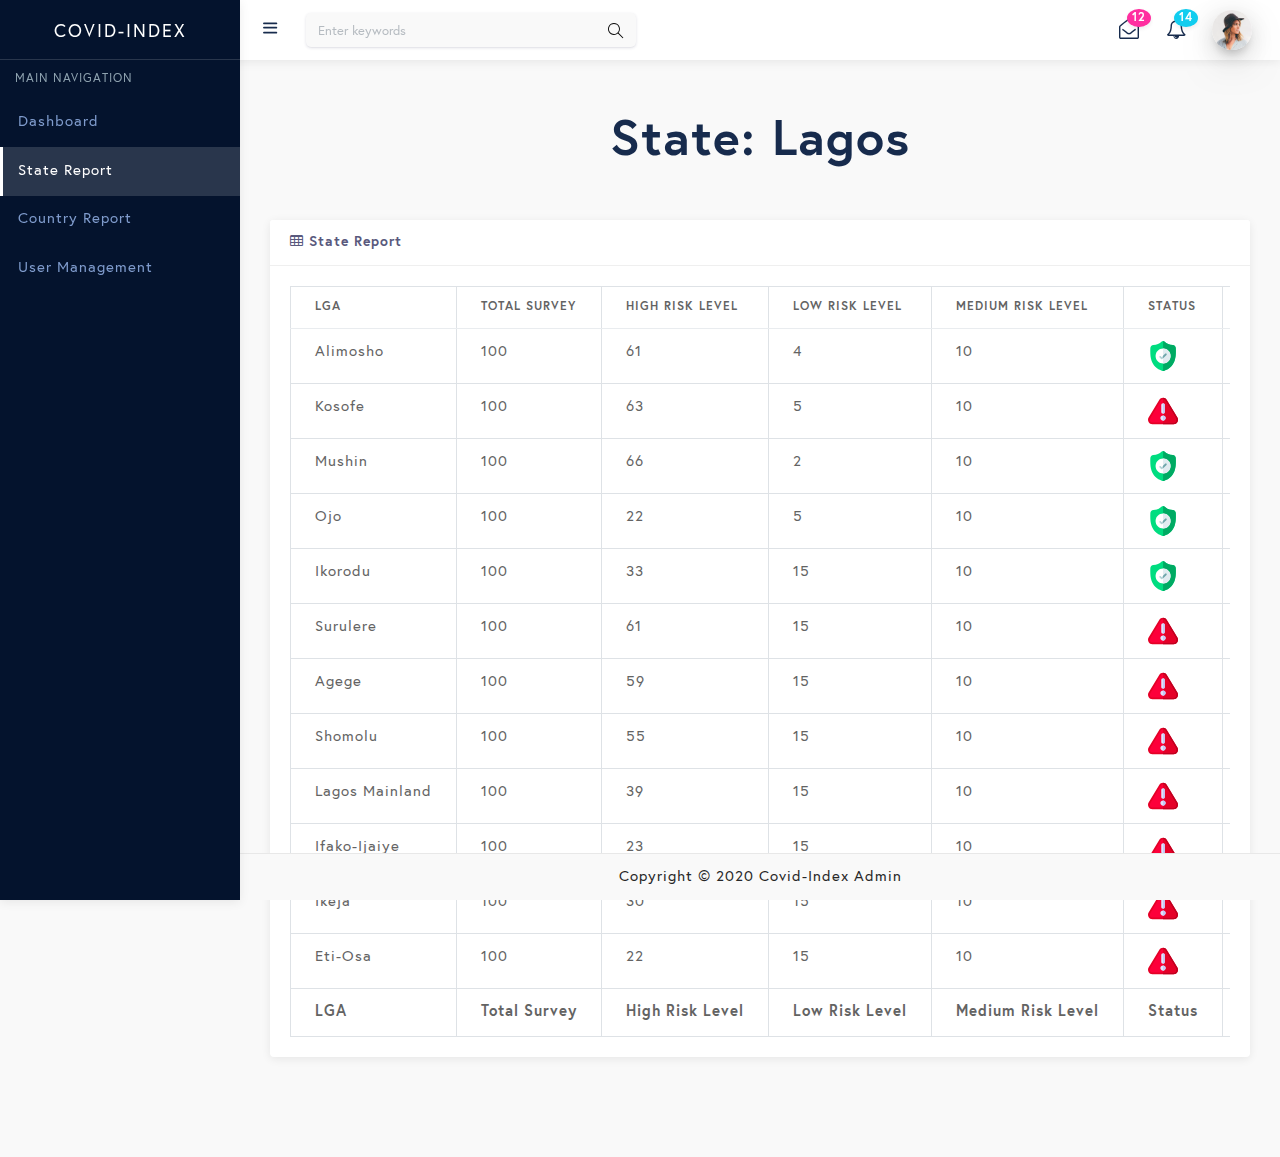
<file: admin/state-report.html>
<!DOCTYPE html>
<html lang="en">


<head>
    <meta charset="utf-8" />
    <meta http-equiv="X-UA-Compatible" content="IE=edge" />
    <meta name="viewport" content="width=device-width, initial-scale=1, shrink-to-fit=no" />
    <meta name="description" content="" />
    <meta name="author" content="" />
    <title>Covid-Index</title>
    <!--favicon-->
    <link rel="icon" href="assets/images/favicon.ico" type="image/x-icon">
    <!-- simplebar CSS-->
    <link href="assets/plugins/simplebar/css/simplebar.css" rel="stylesheet" />
    <!-- Bootstrap core CSS-->
    <link href="assets/css/bootstrap.min.css" rel="stylesheet" />
    <!-- animate CSS-->
    <link href="assets/css/animate.css" rel="stylesheet" type="text/css" />
    <!-- Icons CSS-->
    <link href="assets/css/icons.css" rel="stylesheet" type="text/css" />
    <!-- Sidebar CSS-->
    <link href="assets/css/sidebar-menu.css" rel="stylesheet" />
    <!-- Custom Style-->
    <link href="assets/font/europa-font.css" rel="stylesheet" />
    <link href="assets/css/app-style.css" rel="stylesheet" />

</head>

<body>

    <!-- Start wrapper-->
    <div id="wrapper">

        <!--Start sidebar-wrapper-->
        <div id="sidebar-wrapper" data-simplebar="" data-simplebar-auto-hide="true">
            <div class="brand-logo">
                <a href="index.html">
                    <h5 class="logo-text">COVID-INDEX</h5>
                </a>
            </div>
            <ul class="sidebar-menu do-nicescrol">
                <li class="sidebar-header">MAIN NAVIGATION</li>
                <li>
                    <a href="index.html" class="waves-effect">
                        <span>Dashboard</span>
                    </a>
                </li>
                <li class="active">
                    <a href="state-report.html" class="waves-effect">
                        <span>State Report</span>
                    </a>
                </li>
                <li>
                    <a href="country-report.html" class="waves-effect">
                        <span>Country Report</span>
                    </a>
                </li>
                <li>
                    <a href="user-management.html" class="waves-effect">
                        <span>User Management</span>
                    </a>
                </li>
            </ul>

        </div>
        <!--End sidebar-wrapper-->

        <!--Start topbar header-->
        <header class="topbar-nav">
            <nav class="navbar navbar-expand fixed-top bg-white">
                <ul class="navbar-nav mr-auto align-items-center">
                    <li class="nav-item">
                        <a class="nav-link toggle-menu" href="javascript:void();">
                            <i class="icon-menu menu-icon"></i>
                        </a>
                    </li>
                    <li class="nav-item">
                        <form class="search-bar">
                            <input type="text" class="form-control" placeholder="Enter keywords">
                            <a href="javascript:void();"><i class="icon-magnifier"></i></a>
                        </form>
                    </li>
                </ul>

                <ul class="navbar-nav align-items-center right-nav-link">
                    <li class="nav-item dropdown-lg">
                        <a class="nav-link dropdown-toggle dropdown-toggle-nocaret waves-effect" data-toggle="dropdown"
                            href="javascript:void();">
                            <i class="fa fa-envelope-open-o"></i><span
                                class="badge badge-secondary badge-up">12</span></a>
                        <div class="dropdown-menu dropdown-menu-right">
                            <ul class="list-group list-group-flush">
                                <li class="list-group-item d-flex justify-content-between align-items-center">
                                    You have 12 new messages
                                    <span class="badge badge-secondary">12</span>
                                </li>
                                <li class="list-group-item">
                                    <a href="javaScript:void();">
                                        <div class="media">
                                            <div class="avatar"><img class="align-self-start mr-3"
                                                    src="assets/images/avatars/avatar-5.png" alt="user avatar"></div>
                                            <div class="media-body">
                                                <h6 class="mt-0 msg-title">Jhon Deo</h6>
                                                <p class="msg-info">Lorem ipsum dolor sit amet...</p>
                                                <small>Today, 4:10 PM</small>
                                            </div>
                                        </div>
                                    </a>
                                </li>
                                <li class="list-group-item">
                                    <a href="javaScript:void();">
                                        <div class="media">
                                            <div class="avatar"><img class="align-self-start mr-3"
                                                    src="assets/images/avatars/avatar-6.png" alt="user avatar"></div>
                                            <div class="media-body">
                                                <h6 class="mt-0 msg-title">Sara Jen</h6>
                                                <p class="msg-info">Lorem ipsum dolor sit amet...</p>
                                                <small>Yesterday, 8:30 AM</small>
                                            </div>
                                        </div>
                                    </a>
                                </li>
                                <li class="list-group-item">
                                    <a href="javaScript:void();">
                                        <div class="media">
                                            <div class="avatar"><img class="align-self-start mr-3"
                                                    src="assets/images/avatars/avatar-7.png" alt="user avatar"></div>
                                            <div class="media-body">
                                                <h6 class="mt-0 msg-title">Dannish Josh</h6>
                                                <p class="msg-info">Lorem ipsum dolor sit amet...</p>
                                                <small>5/11/2018, 2:50 PM</small>
                                            </div>
                                        </div>
                                    </a>
                                </li>
                                <li class="list-group-item">
                                    <a href="javaScript:void();">
                                        <div class="media">
                                            <div class="avatar"><img class="align-self-start mr-3"
                                                    src="assets/images/avatars/avatar-8.png" alt="user avatar"></div>
                                            <div class="media-body">
                                                <h6 class="mt-0 msg-title">Katrina Mccoy</h6>
                                                <p class="msg-info">Lorem ipsum dolor sit amet.</p>
                                                <small>1/11/2018, 2:50 PM</small>
                                            </div>
                                        </div>
                                    </a>
                                </li>
                                <li class="list-group-item"><a href="javaScript:void();">See All Messages</a></li>
                            </ul>
                        </div>
                    </li>
                    <li class="nav-item dropdown-lg">
                        <a class="nav-link dropdown-toggle dropdown-toggle-nocaret waves-effect" data-toggle="dropdown"
                            href="javascript:void();">
                            <i class="fa fa-bell-o"></i><span class="badge badge-info badge-up">14</span></a>
                        <div class="dropdown-menu dropdown-menu-right">
                            <ul class="list-group list-group-flush">
                                <li class="list-group-item d-flex justify-content-between align-items-center">
                                    You have 14 Notifications
                                    <span class="badge badge-info">14</span>
                                </li>
                                <li class="list-group-item">
                                    <a href="javaScript:void();">
                                        <div class="media">
                                            <i class="zmdi zmdi-accounts fa-2x mr-3 text-primary"></i>
                                            <div class="media-body">
                                                <h6 class="mt-0 msg-title">New Registered Users</h6>
                                                <p class="msg-info">Lorem ipsum dolor sit amet...</p>
                                            </div>
                                        </div>
                                    </a>
                                </li>
                                <li class="list-group-item">
                                    <a href="javaScript:void();">
                                        <div class="media">
                                            <i class="zmdi zmdi-coffee fa-2x mr-3 text-success"></i>
                                            <div class="media-body">
                                                <h6 class="mt-0 msg-title">New Received Orders</h6>
                                                <p class="msg-info">Lorem ipsum dolor sit amet...</p>
                                            </div>
                                        </div>
                                    </a>
                                </li>
                                <li class="list-group-item">
                                    <a href="javaScript:void();">
                                        <div class="media">
                                            <i class="zmdi zmdi-notifications-active fa-2x mr-3 text-secondary"></i>
                                            <div class="media-body">
                                                <h6 class="mt-0 msg-title">New Updates</h6>
                                                <p class="msg-info">Lorem ipsum dolor sit amet...</p>
                                            </div>
                                        </div>
                                    </a>
                                </li>
                                <li class="list-group-item"><a href="javaScript:void();">See All Notifications</a></li>
                            </ul>
                        </div>
                    </li>
                    <li class="nav-item">
                        <a class="nav-link dropdown-toggle dropdown-toggle-nocaret" data-toggle="dropdown" href="#">
                            <span class="user-profile"><img src="assets/images/avatars/avatar-13.png" class="img-circle"
                                    alt="user avatar"></span>
                        </a>
                        <ul class="dropdown-menu dropdown-menu-right">
                            <li class="dropdown-item user-details">
                                <a href="javaScript:void();">
                                    <div class="media">
                                        <div class="avatar"><img class="align-self-start mr-3"
                                                src="assets/images/avatars/avatar-13.png" alt="user avatar"></div>
                                        <div class="media-body">
                                            <h6 class="mt-2 user-title">Katrina Mccoy</h6>
                                            <p class="user-subtitle">mccoy@example.com</p>
                                        </div>
                                    </div>
                                </a>
                            </li>
                            <li class="dropdown-divider"></li>
                            <li class="dropdown-item"><i class="icon-envelope mr-2"></i> Inbox</li>
                            <li class="dropdown-divider"></li>
                            <li class="dropdown-item"><i class="icon-wallet mr-2"></i> Account</li>
                            <li class="dropdown-divider"></li>
                            <li class="dropdown-item"><i class="icon-settings mr-2"></i> Setting</li>
                            <li class="dropdown-divider"></li>
                            <li class="dropdown-item"><i class="icon-power mr-2"></i> Logout</li>
                        </ul>
                    </li>
                </ul>
            </nav>
        </header>
        <!--End topbar header-->

        <div class="clearfix"></div>

        <div class="content-wrapper">
            <div class="container-fluid">
                <h2 class="text-center assigned-country-state-heading">State: Lagos</h2>
                <div class="row">
                    <div class="col-lg-12">
                        <div class="card">
                            <div class="card-header"><i class="fa fa-table"></i> State Report</div>
                            <div class="card-body">
                                <div class="table-responsive">
                                    <table id="default-datatable" class="table table-bordered">
                                        <thead>
                                            <tr>
                                                <th>LGA</th>
                                                <th>Total Survey</th>
                                                <th>High Risk Level</th>
                                                <th>Low Risk Level</th>
                                                <th>Medium Risk Level</th>
                                                <th>Status</th>
                                                <th>Actions</th>
                                            </tr>
                                        </thead>
                                        <tbody>
                                            <tr>
                                                <td>Alimosho</td>
                                                <td>100</td>
                                                <td>61</td>
                                                <td>4</td>
                                                <td>10</td>
                                                <td><img src="assets/images/shield.svg" class="img-status" /></td>
                                                <td>
                                                    <h5 class="text-success">Stay Safe</h5>
                                                </td>
                                            </tr>
                                            <tr>
                                                <td>Kosofe</td>
                                                <td>100</td>
                                                <td>63</td>
                                                <td>5</td>
                                                <td>10</td>
                                                <td><img src="assets/images/alert.svg" class="img-status" /></td>
                                                <td>
                                                    <h5 class="text-danger">Red Zone</h5>
                                                </td>
                                            </tr>
                                            <tr>
                                                <td>Mushin</td>
                                                <td>100</td>
                                                <td>66</td>
                                                <td>2</td>
                                                <td>10</td>
                                                <td><img src="assets/images/shield.svg" class="img-status" /></td>
                                                <td>
                                                    <h5 class="text-success">Stay Safe</h5>
                                                </td>
                                            </tr>
                                            <tr>
                                                <td>Ojo</td>
                                                <td>100</td>
                                                <td>22</td>
                                                <td>5</td>
                                                <td>10</td>
                                                <td><img src="assets/images/shield.svg" class="img-status" /></td>
                                                <td>
                                                    <h5 class="text-success">Stay Safe</h5>
                                                </td>
                                            </tr>
                                            <tr>
                                                <td>Ikorodu</td>
                                                <td>100</td>
                                                <td>33</td>
                                                <td>15</td>
                                                <td>10</td>
                                                <td><img src="assets/images/shield.svg" class="img-status" /></td>
                                                <td>
                                                    <h5 class="text-success">Stay Safe</h5>
                                                </td>
                                            </tr>
                                            <tr>
                                                <td>Surulere</td>
                                                <td>100</td>
                                                <td>61</td>
                                                <td>15</td>
                                                <td>10</td>
                                                <td><img src="assets/images/alert.svg" class="img-status" /></td>
                                                <td>
                                                    <h5 class="text-danger">Red Zone</h5>
                                                </td>
                                            </tr>
                                            <tr>
                                                <td>Agege</td>
                                                <td>100</td>
                                                <td>59</td>
                                                <td>15</td>
                                                <td>10</td>
                                                <td><img src="assets/images/alert.svg" class="img-status" /></td>
                                                <td>
                                                    <h5 class="text-danger">Red Zone</h5>
                                                </td>
                                            </tr>
                                            <tr>
                                                <td>Shomolu</td>
                                                <td>100</td>
                                                <td>55</td>
                                                <td>15</td>
                                                <td>10</td>
                                                <td><img src="assets/images/alert.svg" class="img-status" /></td>
                                                <td>
                                                    <h5 class="text-danger">Red Zone</h5>
                                                </td>
                                            </tr>
                                            <tr>
                                                <td>Lagos Mainland</td>
                                                <td>100</td>
                                                <td>39</td>
                                                <td>15</td>
                                                <td>10</td>
                                                <td><img src="assets/images/alert.svg" class="img-status" /></td>
                                                <td>
                                                    <h5 class="text-danger">Red Zone</h5>
                                                </td>
                                            </tr>
                                            <tr>
                                                <td>Ifako-Ijaiye</td>
                                                <td>100</td>
                                                <td>23</td>
                                                <td>15</td>
                                                <td>10</td>
                                                <td><img src="assets/images/alert.svg" class="img-status" /></td>
                                                <td>
                                                    <h5 class="text-danger">Red Zone</h5>
                                                </td>
                                            </tr>
                                            <tr>
                                                <td>Ikeja</td>
                                                <td>100</td>
                                                <td>30</td>
                                                <td>15</td>
                                                <td>10</td>
                                                <td><img src="assets/images/alert.svg" class="img-status" /></td>
                                                <td>
                                                    <h5 class="text-danger">Red Zone</h5>
                                                </td>
                                            </tr>
                                            <tr>
                                                <td>Eti-Osa</td>
                                                <td>100</td>
                                                <td>22</td>
                                                <td>15</td>
                                                <td>10</td>
                                                <td><img src="assets/images/alert.svg" class="img-status" /></td>
                                                <td>
                                                    <h5 class="text-danger">Red Zone</h5>
                                                </td>
                                            </tr>
                                        </tbody>
                                        <tfoot>
                                            <tr>
                                                <th>LGA</th>
                                                <th>Total Survey</th>
                                                <th>High Risk Level</th>
                                                <th>Low Risk Level</th>
                                                <th>Medium Risk Level</th>
                                                <th>Status</th>
                                                <th>Actions</th>
                                            </tr>
                                        </tfoot>
                                    </table>
                                </div>
                            </div>
                        </div>
                    </div>
                </div><!-- End Row-->

            </div>
            <!-- End container-fluid-->

        </div>
        <!--End content-wrapper-->
        <!--Start Back To Top Button-->
        <a href="javaScript:void();" class="back-to-top"><i class="fa fa-angle-double-up"></i> </a>
        <!--End Back To Top Button-->

        <!--Start footer-->
        <footer class="footer">
            <div class="container">
                <div class="text-center">
                    Copyright © 2020 Covid-Index Admin
                </div>
            </div>
        </footer>
        <!--End footer-->

    </div>
    <!--End wrapper-->

    <!-- Bootstrap core JavaScript-->
    <script src="assets/js/jquery.min.js"></script>
    <script src="assets/js/popper.min.js"></script>
    <script src="assets/js/bootstrap.min.js"></script>

    <!-- simplebar js -->
    <script src="assets/plugins/simplebar/js/simplebar.js"></script>
    <!-- waves effect js -->
    <script src="assets/js/waves.js"></script>
    <!-- sidebar-menu js -->
    <script src="assets/js/sidebar-menu.js"></script>
    <!-- Custom scripts -->
    <script src="assets/js/app-script.js"></script>
    <!-- Chart JS -->
    <script src="assets/plugins/Chart.js/Chart.min.js"></script>
    <script src="assets/plugins/Chart.js/chartjs-script.js"></script>
    <!-- Sparkline JS -->
    <script src="assets/plugins/sparkline-charts/jquery.sparkline.min.js"></script>

    <!-- Index js -->
    <script src="assets/js/index2.js"></script>


</body>


</html>
</file>
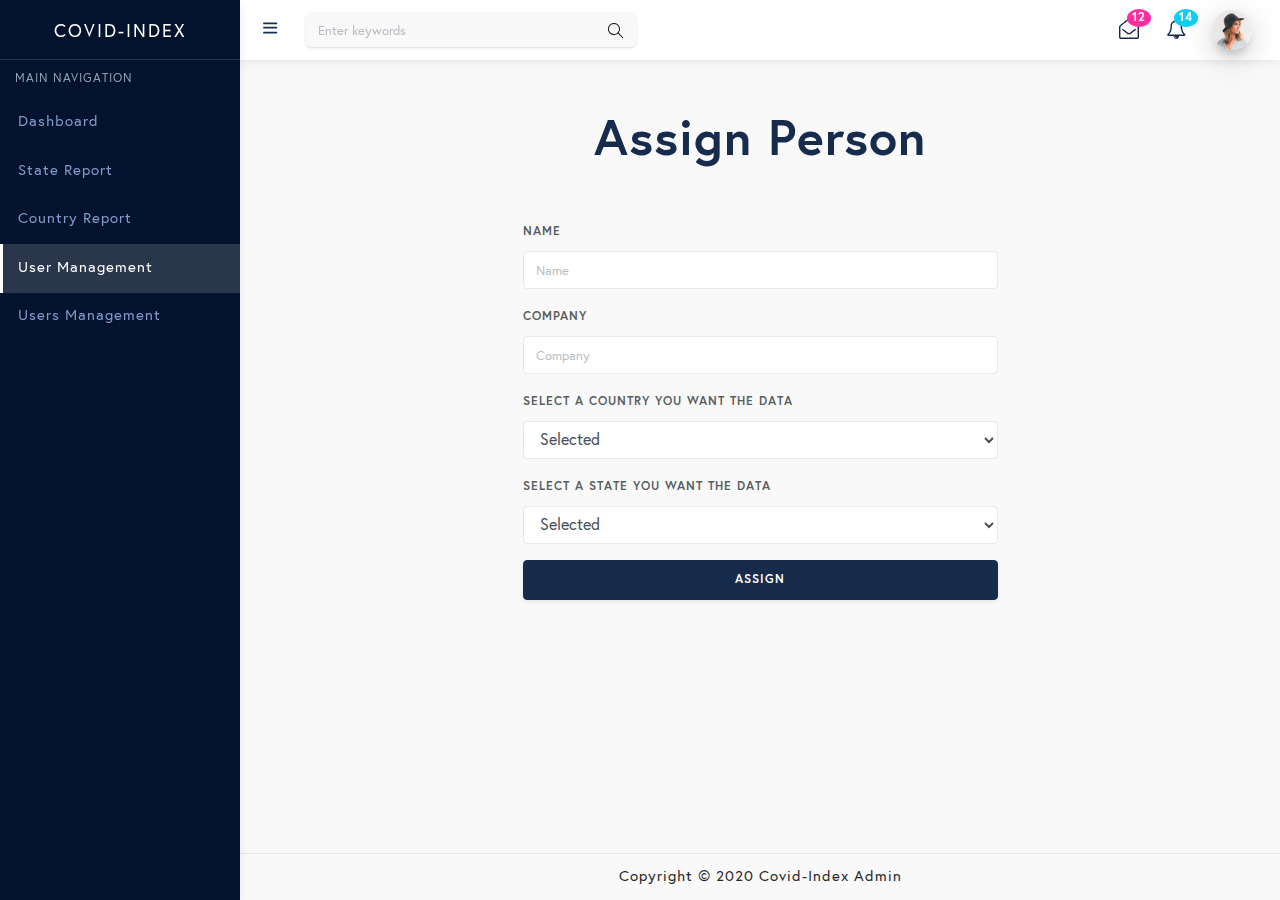
<file: admin/user-management.html>
<!DOCTYPE html>
<html lang="en">


<head>
    <meta charset="utf-8" />
    <meta http-equiv="X-UA-Compatible" content="IE=edge" />
    <meta name="viewport" content="width=device-width, initial-scale=1, shrink-to-fit=no" />
    <meta name="description" content="" />
    <meta name="author" content="" />
    <title>Covid-Index</title>
    <!--favicon-->
    <link rel="icon" href="assets/images/favicon.ico" type="image/x-icon">
    <!-- simplebar CSS-->
    <link href="assets/plugins/simplebar/css/simplebar.css" rel="stylesheet" />
    <!-- Bootstrap core CSS-->
    <link href="assets/css/bootstrap.min.css" rel="stylesheet" />
    <!-- animate CSS-->
    <link href="assets/css/animate.css" rel="stylesheet" type="text/css" />
    <!-- Icons CSS-->
    <link href="assets/css/icons.css" rel="stylesheet" type="text/css" />
    <!-- Sidebar CSS-->
    <link href="assets/css/sidebar-menu.css" rel="stylesheet" />
    <!-- Custom Style-->
    <link href="assets/font/europa-font.css" rel="stylesheet" />
    <link href="assets/css/app-style.css" rel="stylesheet" />

</head>

<body>

    <!-- Start wrapper-->
    <div id="wrapper">

        <!--Start sidebar-wrapper-->
        <div id="sidebar-wrapper" data-simplebar="" data-simplebar-auto-hide="true">
            <div class="brand-logo">
                <a href="index.html">
                    <h5 class="logo-text">COVID-INDEX</h5>
                </a>
            </div>
            <ul class="sidebar-menu do-nicescrol">
                <li class="sidebar-header">MAIN NAVIGATION</li>
                <li>
                    <a href="index.html" class="waves-effect">
                        <span>Dashboard</span>
                    </a>
                </li>
                <li>
                    <a href="state-report.html" class="waves-effect">
                        <span>State Report</span>
                    </a>
                </li>
                <li>
                    <a href="country-report.html" class="waves-effect">
                        <span>Country Report</span>
                    </a>
                </li>
                <li class="active">
                    <a href="user-management.html" class="waves-effect">
                        <span>User Management</span>
                    </a>
                </li>
                <li>
                    <a href="users-management.html" class="waves-effect">
                        <span>Users Management</span>
                    </a>
                </li>
            </ul>
        </div>
        <!--End sidebar-wrapper-->

        <!--Start topbar header-->
        <header class="topbar-nav">
            <nav class="navbar navbar-expand fixed-top bg-white">
                <ul class="navbar-nav mr-auto align-items-center">
                    <li class="nav-item">
                        <a class="nav-link toggle-menu" href="javascript:void();">
                            <i class="icon-menu menu-icon"></i>
                        </a>
                    </li>
                    <li class="nav-item">
                        <form class="search-bar">
                            <input type="text" class="form-control" placeholder="Enter keywords">
                            <a href="javascript:void();"><i class="icon-magnifier"></i></a>
                        </form>
                    </li>
                </ul>

                <ul class="navbar-nav align-items-center right-nav-link">
                    <li class="nav-item dropdown-lg">
                        <a class="nav-link dropdown-toggle dropdown-toggle-nocaret waves-effect" data-toggle="dropdown"
                            href="javascript:void();">
                            <i class="fa fa-envelope-open-o"></i><span
                                class="badge badge-secondary badge-up">12</span></a>
                        <div class="dropdown-menu dropdown-menu-right">
                            <ul class="list-group list-group-flush">
                                <li class="list-group-item d-flex justify-content-between align-items-center">
                                    You have 12 new messages
                                    <span class="badge badge-secondary">12</span>
                                </li>
                                <li class="list-group-item">
                                    <a href="javaScript:void();">
                                        <div class="media">
                                            <div class="avatar"><img class="align-self-start mr-3"
                                                    src="assets/images/avatars/avatar-5.png" alt="user avatar"></div>
                                            <div class="media-body">
                                                <h6 class="mt-0 msg-title">Jhon Deo</h6>
                                                <p class="msg-info">Lorem ipsum dolor sit amet...</p>
                                                <small>Today, 4:10 PM</small>
                                            </div>
                                        </div>
                                    </a>
                                </li>
                                <li class="list-group-item">
                                    <a href="javaScript:void();">
                                        <div class="media">
                                            <div class="avatar"><img class="align-self-start mr-3"
                                                    src="assets/images/avatars/avatar-6.png" alt="user avatar"></div>
                                            <div class="media-body">
                                                <h6 class="mt-0 msg-title">Sara Jen</h6>
                                                <p class="msg-info">Lorem ipsum dolor sit amet...</p>
                                                <small>Yesterday, 8:30 AM</small>
                                            </div>
                                        </div>
                                    </a>
                                </li>
                                <li class="list-group-item">
                                    <a href="javaScript:void();">
                                        <div class="media">
                                            <div class="avatar"><img class="align-self-start mr-3"
                                                    src="assets/images/avatars/avatar-7.png" alt="user avatar"></div>
                                            <div class="media-body">
                                                <h6 class="mt-0 msg-title">Dannish Josh</h6>
                                                <p class="msg-info">Lorem ipsum dolor sit amet...</p>
                                                <small>5/11/2018, 2:50 PM</small>
                                            </div>
                                        </div>
                                    </a>
                                </li>
                                <li class="list-group-item">
                                    <a href="javaScript:void();">
                                        <div class="media">
                                            <div class="avatar"><img class="align-self-start mr-3"
                                                    src="assets/images/avatars/avatar-8.png" alt="user avatar"></div>
                                            <div class="media-body">
                                                <h6 class="mt-0 msg-title">Katrina Mccoy</h6>
                                                <p class="msg-info">Lorem ipsum dolor sit amet.</p>
                                                <small>1/11/2018, 2:50 PM</small>
                                            </div>
                                        </div>
                                    </a>
                                </li>
                                <li class="list-group-item"><a href="javaScript:void();">See All Messages</a></li>
                            </ul>
                        </div>
                    </li>
                    <li class="nav-item dropdown-lg">
                        <a class="nav-link dropdown-toggle dropdown-toggle-nocaret waves-effect" data-toggle="dropdown"
                            href="javascript:void();">
                            <i class="fa fa-bell-o"></i><span class="badge badge-info badge-up">14</span></a>
                        <div class="dropdown-menu dropdown-menu-right">
                            <ul class="list-group list-group-flush">
                                <li class="list-group-item d-flex justify-content-between align-items-center">
                                    You have 14 Notifications
                                    <span class="badge badge-info">14</span>
                                </li>
                                <li class="list-group-item">
                                    <a href="javaScript:void();">
                                        <div class="media">
                                            <i class="zmdi zmdi-accounts fa-2x mr-3 text-primary"></i>
                                            <div class="media-body">
                                                <h6 class="mt-0 msg-title">New Registered Users</h6>
                                                <p class="msg-info">Lorem ipsum dolor sit amet...</p>
                                            </div>
                                        </div>
                                    </a>
                                </li>
                                <li class="list-group-item">
                                    <a href="javaScript:void();">
                                        <div class="media">
                                            <i class="zmdi zmdi-coffee fa-2x mr-3 text-success"></i>
                                            <div class="media-body">
                                                <h6 class="mt-0 msg-title">New Received Orders</h6>
                                                <p class="msg-info">Lorem ipsum dolor sit amet...</p>
                                            </div>
                                        </div>
                                    </a>
                                </li>
                                <li class="list-group-item">
                                    <a href="javaScript:void();">
                                        <div class="media">
                                            <i class="zmdi zmdi-notifications-active fa-2x mr-3 text-secondary"></i>
                                            <div class="media-body">
                                                <h6 class="mt-0 msg-title">New Updates</h6>
                                                <p class="msg-info">Lorem ipsum dolor sit amet...</p>
                                            </div>
                                        </div>
                                    </a>
                                </li>
                                <li class="list-group-item"><a href="javaScript:void();">See All Notifications</a></li>
                            </ul>
                        </div>
                    </li>
                    <li class="nav-item">
                        <a class="nav-link dropdown-toggle dropdown-toggle-nocaret" data-toggle="dropdown" href="#">
                            <span class="user-profile"><img src="assets/images/avatars/avatar-13.png" class="img-circle"
                                    alt="user avatar"></span>
                        </a>
                        <ul class="dropdown-menu dropdown-menu-right">
                            <li class="dropdown-item user-details">
                                <a href="javaScript:void();">
                                    <div class="media">
                                        <div class="avatar"><img class="align-self-start mr-3"
                                                src="assets/images/avatars/avatar-13.png" alt="user avatar"></div>
                                        <div class="media-body">
                                            <h6 class="mt-2 user-title">Katrina Mccoy</h6>
                                            <p class="user-subtitle">mccoy@example.com</p>
                                        </div>
                                    </div>
                                </a>
                            </li>
                            <li class="dropdown-divider"></li>
                            <li class="dropdown-item"><i class="icon-envelope mr-2"></i> Inbox</li>
                            <li class="dropdown-divider"></li>
                            <li class="dropdown-item"><i class="icon-wallet mr-2"></i> Account</li>
                            <li class="dropdown-divider"></li>
                            <li class="dropdown-item"><i class="icon-settings mr-2"></i> Setting</li>
                            <li class="dropdown-divider"></li>
                            <li class="dropdown-item"><i class="icon-power mr-2"></i> Logout</li>
                        </ul>
                    </li>
                </ul>
            </nav>
        </header>
        <!--End topbar header-->

        <div class="clearfix"></div>

        <div class="content-wrapper">
            <div class="container-fluid">
                <h2 class="text-center assigned-country-state-heading">Assign Person</h2>
                <div class="row">
                    <div class="col-lg-6 mx-auto">
                        <form>
                            <div class="form-group">
                                <label>Name</label>
                                <input type="text" class="form-control" placeholder="Name" />
                            </div>
                            <div class="form-group">
                                <label>Company</label>
                                <input type="text" class="form-control" placeholder="Company" />
                            </div>
                            <div class="form-group">
                                <label>Select a country you want the data</label>
                                <select class="form-control">
                                    <option hidden disabled selected>Selected</option>
                                    <option>Nigeria</option>
                                    <option>Dubai</option>
                                    <option>Ghana</option>
                                </select>
                            </div>
                            <div class="form-group">
                                <label>Select a state you want the data</label>
                                <select class="form-control">
                                    <option hidden disabled selected>Selected</option>
                                    <option>Lagos</option>
                                    <option>Abuja</option>
                                    <option>Kano</option>
                                </select>
                            </div>
                            <div class="form-group">
                                <button class="btn btn-dark btn-block">Assign</button>
                            </div>
                        </form>
                    </div>
                </div>
            </div>
            <!-- End container-fluid-->
        </div>
        <!--End content-wrapper-->
        <!--Start Back To Top Button-->
        <a href="javaScript:void();" class="back-to-top"><i class="fa fa-angle-double-up"></i> </a>
        <!--End Back To Top Button-->

        <!--Start footer-->
        <footer class="footer">
            <div class="container">
                <div class="text-center">
                    Copyright © 2020 Covid-Index Admin
                </div>
            </div>
        </footer>
        <!--End footer-->

    </div>
    <!--End wrapper-->

    <!-- Bootstrap core JavaScript-->
    <script src="assets/js/jquery.min.js"></script>
    <script src="assets/js/popper.min.js"></script>
    <script src="assets/js/bootstrap.min.js"></script>

    <!-- simplebar js -->
    <script src="assets/plugins/simplebar/js/simplebar.js"></script>
    <!-- waves effect js -->
    <script src="assets/js/waves.js"></script>
    <!-- sidebar-menu js -->
    <script src="assets/js/sidebar-menu.js"></script>
    <!-- Custom scripts -->
    <script src="assets/js/app-script.js"></script>
    <!-- Chart JS -->
    <script src="assets/plugins/Chart.js/Chart.min.js"></script>
    <script src="assets/plugins/Chart.js/chartjs-script.js"></script>
    <!-- Sparkline JS -->
    <script src="assets/plugins/sparkline-charts/jquery.sparkline.min.js"></script>

    <!-- Index js -->
    <script src="assets/js/index2.js"></script>


</body>


</html>
</file>
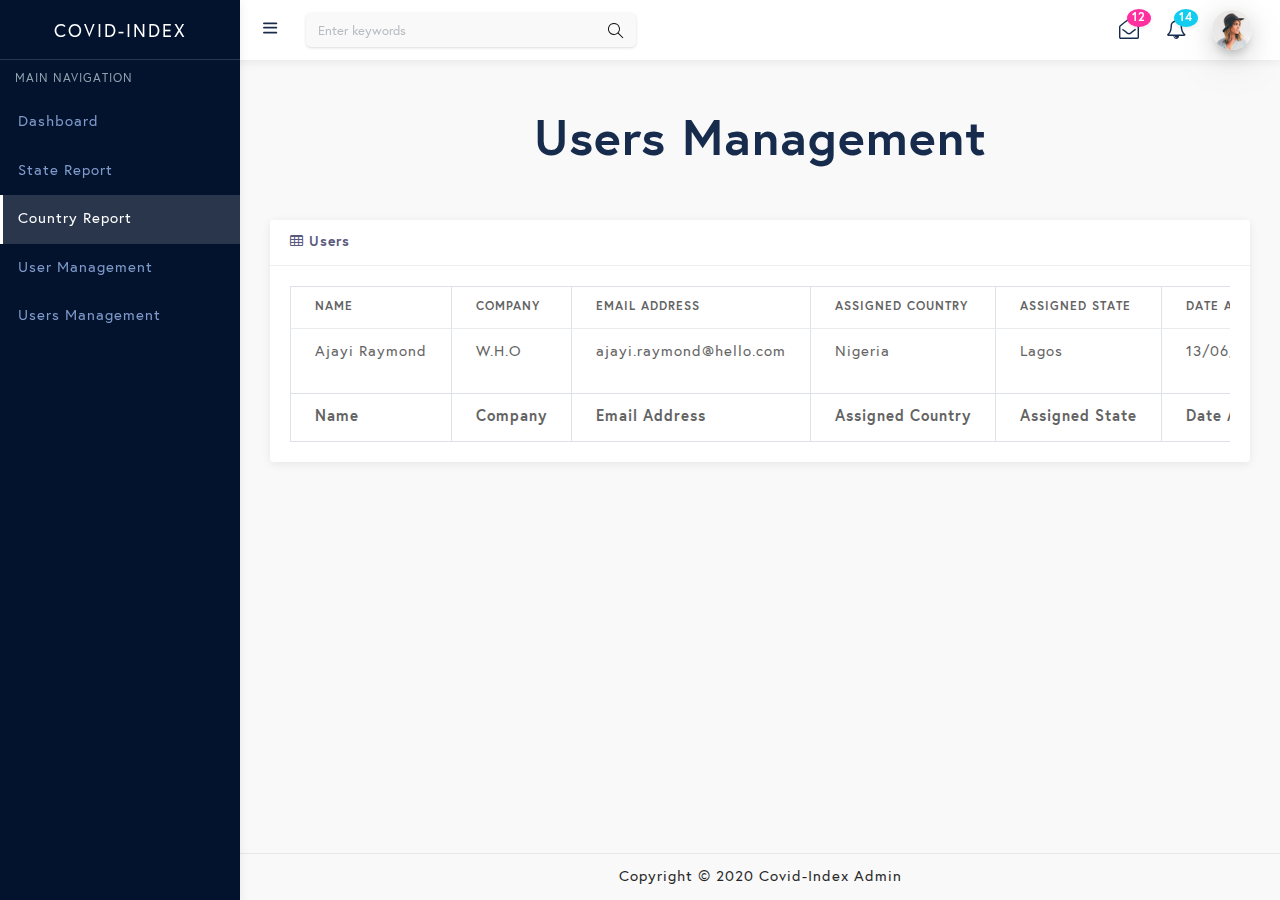
<file: admin/users-management.html>
<!DOCTYPE html>
<html lang="en">


<head>
    <meta charset="utf-8" />
    <meta http-equiv="X-UA-Compatible" content="IE=edge" />
    <meta name="viewport" content="width=device-width, initial-scale=1, shrink-to-fit=no" />
    <meta name="description" content="" />
    <meta name="author" content="" />
    <title>Covid-Index</title>
    <!--favicon-->
    <link rel="icon" href="assets/images/favicon.ico" type="image/x-icon">
    <!-- simplebar CSS-->
    <link href="assets/plugins/simplebar/css/simplebar.css" rel="stylesheet" />
    <!-- Bootstrap core CSS-->
    <link href="assets/css/bootstrap.min.css" rel="stylesheet" />
    <!-- animate CSS-->
    <link href="assets/css/animate.css" rel="stylesheet" type="text/css" />
    <!-- Icons CSS-->
    <link href="assets/css/icons.css" rel="stylesheet" type="text/css" />
    <!-- Sidebar CSS-->
    <link href="assets/css/sidebar-menu.css" rel="stylesheet" />
    <!-- Custom Style-->
    <link href="assets/font/europa-font.css" rel="stylesheet" />
    <link href="assets/css/app-style.css" rel="stylesheet" />

</head>

<body>

    <!-- Start wrapper-->
    <div id="wrapper">

        <!--Start sidebar-wrapper-->
        <div id="sidebar-wrapper" data-simplebar="" data-simplebar-auto-hide="true">
            <div class="brand-logo">
                <a href="index.html">
                    <h5 class="logo-text">COVID-INDEX</h5>
                </a>
            </div>
            <ul class="sidebar-menu do-nicescrol">
                <li class="sidebar-header">MAIN NAVIGATION</li>
                <li>
                    <a href="index.html" class="waves-effect">
                        <span>Dashboard</span>
                    </a>
                </li>
                <li>
                    <a href="state-report.html" class="waves-effect">
                        <span>State Report</span>
                    </a>
                </li>
                <li class="active">
                    <a href="country-report.html" class="waves-effect">
                        <span>Country Report</span>
                    </a>
                </li>
                <li>
                    <a href="user-management.html" class="waves-effect">
                        <span>User Management</span>
                    </a>
                </li>
                <li>
                    <a href="users-management.html" class="waves-effect">
                        <span>Users Management</span>
                    </a>
                </li>
            </ul>

        </div>
        <!--End sidebar-wrapper-->

        <!--Start topbar header-->
        <header class="topbar-nav">
            <nav class="navbar navbar-expand fixed-top bg-white">
                <ul class="navbar-nav mr-auto align-items-center">
                    <li class="nav-item">
                        <a class="nav-link toggle-menu" href="javascript:void();">
                            <i class="icon-menu menu-icon"></i>
                        </a>
                    </li>
                    <li class="nav-item">
                        <form class="search-bar">
                            <input type="text" class="form-control" placeholder="Enter keywords">
                            <a href="javascript:void();"><i class="icon-magnifier"></i></a>
                        </form>
                    </li>
                </ul>

                <ul class="navbar-nav align-items-center right-nav-link">
                    <li class="nav-item dropdown-lg">
                        <a class="nav-link dropdown-toggle dropdown-toggle-nocaret waves-effect" data-toggle="dropdown"
                            href="javascript:void();">
                            <i class="fa fa-envelope-open-o"></i><span
                                class="badge badge-secondary badge-up">12</span></a>
                        <div class="dropdown-menu dropdown-menu-right">
                            <ul class="list-group list-group-flush">
                                <li class="list-group-item d-flex justify-content-between align-items-center">
                                    You have 12 new messages
                                    <span class="badge badge-secondary">12</span>
                                </li>
                                <li class="list-group-item">
                                    <a href="javaScript:void();">
                                        <div class="media">
                                            <div class="avatar"><img class="align-self-start mr-3"
                                                    src="assets/images/avatars/avatar-5.png" alt="user avatar"></div>
                                            <div class="media-body">
                                                <h6 class="mt-0 msg-title">Jhon Deo</h6>
                                                <p class="msg-info">Lorem ipsum dolor sit amet...</p>
                                                <small>Today, 4:10 PM</small>
                                            </div>
                                        </div>
                                    </a>
                                </li>
                                <li class="list-group-item">
                                    <a href="javaScript:void();">
                                        <div class="media">
                                            <div class="avatar"><img class="align-self-start mr-3"
                                                    src="assets/images/avatars/avatar-6.png" alt="user avatar"></div>
                                            <div class="media-body">
                                                <h6 class="mt-0 msg-title">Sara Jen</h6>
                                                <p class="msg-info">Lorem ipsum dolor sit amet...</p>
                                                <small>Yesterday, 8:30 AM</small>
                                            </div>
                                        </div>
                                    </a>
                                </li>
                                <li class="list-group-item">
                                    <a href="javaScript:void();">
                                        <div class="media">
                                            <div class="avatar"><img class="align-self-start mr-3"
                                                    src="assets/images/avatars/avatar-7.png" alt="user avatar"></div>
                                            <div class="media-body">
                                                <h6 class="mt-0 msg-title">Dannish Josh</h6>
                                                <p class="msg-info">Lorem ipsum dolor sit amet...</p>
                                                <small>5/11/2018, 2:50 PM</small>
                                            </div>
                                        </div>
                                    </a>
                                </li>
                                <li class="list-group-item">
                                    <a href="javaScript:void();">
                                        <div class="media">
                                            <div class="avatar"><img class="align-self-start mr-3"
                                                    src="assets/images/avatars/avatar-8.png" alt="user avatar"></div>
                                            <div class="media-body">
                                                <h6 class="mt-0 msg-title">Katrina Mccoy</h6>
                                                <p class="msg-info">Lorem ipsum dolor sit amet.</p>
                                                <small>1/11/2018, 2:50 PM</small>
                                            </div>
                                        </div>
                                    </a>
                                </li>
                                <li class="list-group-item"><a href="javaScript:void();">See All Messages</a></li>
                            </ul>
                        </div>
                    </li>
                    <li class="nav-item dropdown-lg">
                        <a class="nav-link dropdown-toggle dropdown-toggle-nocaret waves-effect" data-toggle="dropdown"
                            href="javascript:void();">
                            <i class="fa fa-bell-o"></i><span class="badge badge-info badge-up">14</span></a>
                        <div class="dropdown-menu dropdown-menu-right">
                            <ul class="list-group list-group-flush">
                                <li class="list-group-item d-flex justify-content-between align-items-center">
                                    You have 14 Notifications
                                    <span class="badge badge-info">14</span>
                                </li>
                                <li class="list-group-item">
                                    <a href="javaScript:void();">
                                        <div class="media">
                                            <i class="zmdi zmdi-accounts fa-2x mr-3 text-primary"></i>
                                            <div class="media-body">
                                                <h6 class="mt-0 msg-title">New Registered Users</h6>
                                                <p class="msg-info">Lorem ipsum dolor sit amet...</p>
                                            </div>
                                        </div>
                                    </a>
                                </li>
                                <li class="list-group-item">
                                    <a href="javaScript:void();">
                                        <div class="media">
                                            <i class="zmdi zmdi-coffee fa-2x mr-3 text-success"></i>
                                            <div class="media-body">
                                                <h6 class="mt-0 msg-title">New Received Orders</h6>
                                                <p class="msg-info">Lorem ipsum dolor sit amet...</p>
                                            </div>
                                        </div>
                                    </a>
                                </li>
                                <li class="list-group-item">
                                    <a href="javaScript:void();">
                                        <div class="media">
                                            <i class="zmdi zmdi-notifications-active fa-2x mr-3 text-secondary"></i>
                                            <div class="media-body">
                                                <h6 class="mt-0 msg-title">New Updates</h6>
                                                <p class="msg-info">Lorem ipsum dolor sit amet...</p>
                                            </div>
                                        </div>
                                    </a>
                                </li>
                                <li class="list-group-item"><a href="javaScript:void();">See All Notifications</a></li>
                            </ul>
                        </div>
                    </li>
                    <li class="nav-item">
                        <a class="nav-link dropdown-toggle dropdown-toggle-nocaret" data-toggle="dropdown" href="#">
                            <span class="user-profile"><img src="assets/images/avatars/avatar-13.png" class="img-circle"
                                    alt="user avatar"></span>
                        </a>
                        <ul class="dropdown-menu dropdown-menu-right">
                            <li class="dropdown-item user-details">
                                <a href="javaScript:void();">
                                    <div class="media">
                                        <div class="avatar"><img class="align-self-start mr-3"
                                                src="assets/images/avatars/avatar-13.png" alt="user avatar"></div>
                                        <div class="media-body">
                                            <h6 class="mt-2 user-title">Katrina Mccoy</h6>
                                            <p class="user-subtitle">mccoy@example.com</p>
                                        </div>
                                    </div>
                                </a>
                            </li>
                            <li class="dropdown-divider"></li>
                            <li class="dropdown-item"><i class="icon-envelope mr-2"></i> Inbox</li>
                            <li class="dropdown-divider"></li>
                            <li class="dropdown-item"><i class="icon-wallet mr-2"></i> Account</li>
                            <li class="dropdown-divider"></li>
                            <li class="dropdown-item"><i class="icon-settings mr-2"></i> Setting</li>
                            <li class="dropdown-divider"></li>
                            <li class="dropdown-item"><i class="icon-power mr-2"></i> Logout</li>
                        </ul>
                    </li>
                </ul>
            </nav>
        </header>
        <!--End topbar header-->

        <div class="clearfix"></div>

        <div class="content-wrapper">
            <div class="container-fluid">
                <h2 class="text-center assigned-country-state-heading">Users Management</h2>
                <div class="row">
                    <div class="col-lg-12">
                        <div class="card">
                            <div class="card-header"><i class="fa fa-table"></i> Users</div>
                            <div class="card-body">
                                <div class="table-responsive">
                                    <table id="default-datatable" class="table table-bordered">
                                        <thead>
                                            <tr>
                                                <th>Name</th>
                                                <th>Company</th>
                                                <th>Email Address</th>
                                                <th>Assigned Country</th>
                                                <th>Assigned State</th>
                                                <th>Date Added</th>
                                                <th>Action</th>
                                            </tr>
                                        </thead>
                                        <tbody>
                                            <tr>
                                                <td>Ajayi Raymond</td>
                                                <td>W.H.O</td>
                                                <td>ajayi.raymond@hello.com</td>
                                                <td>Nigeria</td>
                                                <td>Lagos</td>
                                                <td>13/06/2020</td>
                                                <td>
                                                    <a href="#" class="btn btn-dark">Edit</a> <a href="#"
                                                        class="btn btn-warning">Suspend</a> <a href="#"
                                                        class="btn btn-danger">Deactivate</a>
                                                </td>
                                            </tr>
                                        </tbody>
                                        <tfoot>
                                            <tr>
                                                <th>Name</th>
                                                <th>Company</th>
                                                <th>Email Address</th>
                                                <th>Assigned Country</th>
                                                <th>Assigned State</th>
                                                <th>Date Added</th>
                                                <th>Action</th>
                                            </tr>
                                        </tfoot>
                                    </table>
                                </div>
                            </div>
                        </div>
                    </div>
                </div><!-- End Row-->

            </div>
            <!-- End container-fluid-->

        </div>
        <!--End content-wrapper-->
        <!--Start Back To Top Button-->
        <a href="javaScript:void();" class="back-to-top"><i class="fa fa-angle-double-up"></i> </a>
        <!--End Back To Top Button-->

        <!--Start footer-->
        <footer class="footer">
            <div class="container">
                <div class="text-center">
                    Copyright © 2020 Covid-Index Admin
                </div>
            </div>
        </footer>
        <!--End footer-->

    </div>
    <!--End wrapper-->

    <!-- Bootstrap core JavaScript-->
    <script src="assets/js/jquery.min.js"></script>
    <script src="assets/js/popper.min.js"></script>
    <script src="assets/js/bootstrap.min.js"></script>

    <!-- simplebar js -->
    <script src="assets/plugins/simplebar/js/simplebar.js"></script>
    <!-- waves effect js -->
    <script src="assets/js/waves.js"></script>
    <!-- sidebar-menu js -->
    <script src="assets/js/sidebar-menu.js"></script>
    <!-- Custom scripts -->
    <script src="assets/js/app-script.js"></script>
    <!-- Chart JS -->
    <script src="assets/plugins/Chart.js/Chart.min.js"></script>
    <script src="assets/plugins/Chart.js/chartjs-script.js"></script>
    <!-- Sparkline JS -->
    <script src="assets/plugins/sparkline-charts/jquery.sparkline.min.js"></script>

    <!-- Index js -->
    <script src="assets/js/index2.js"></script>


</body>


</html>
</file>
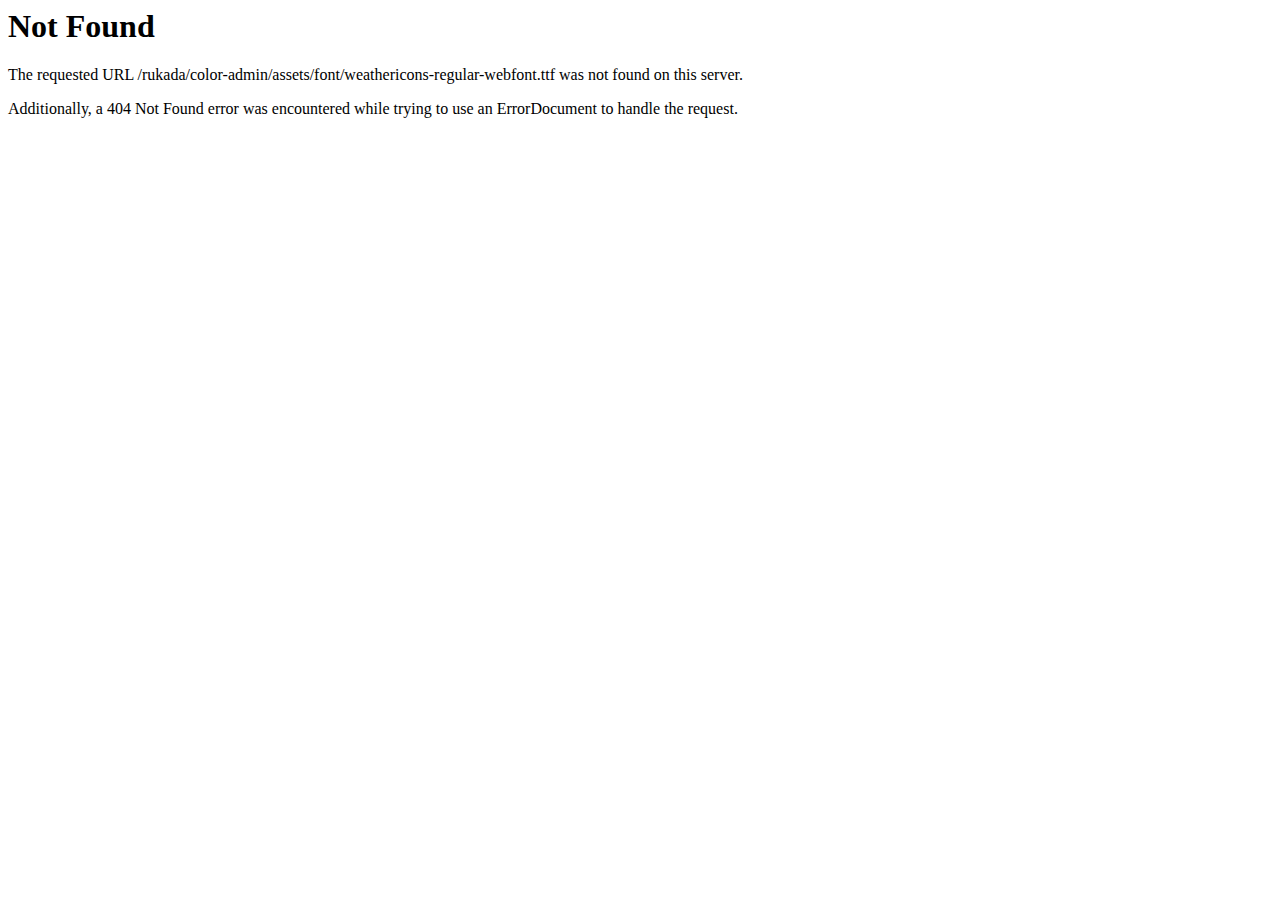
<file: admin/assets/font/weathericons-regular-webfont-2.html>
<!DOCTYPE HTML PUBLIC "-//IETF//DTD HTML 2.0//EN">
<html><head>
<title>404 Not Found</title>
</head><body>
<h1>Not Found</h1>
<p>The requested URL /rukada/color-admin/assets/font/weathericons-regular-webfont.ttf was not found on this server.</p>
<p>Additionally, a 404 Not Found
error was encountered while trying to use an ErrorDocument to handle the request.</p>
</body></html>
</file>
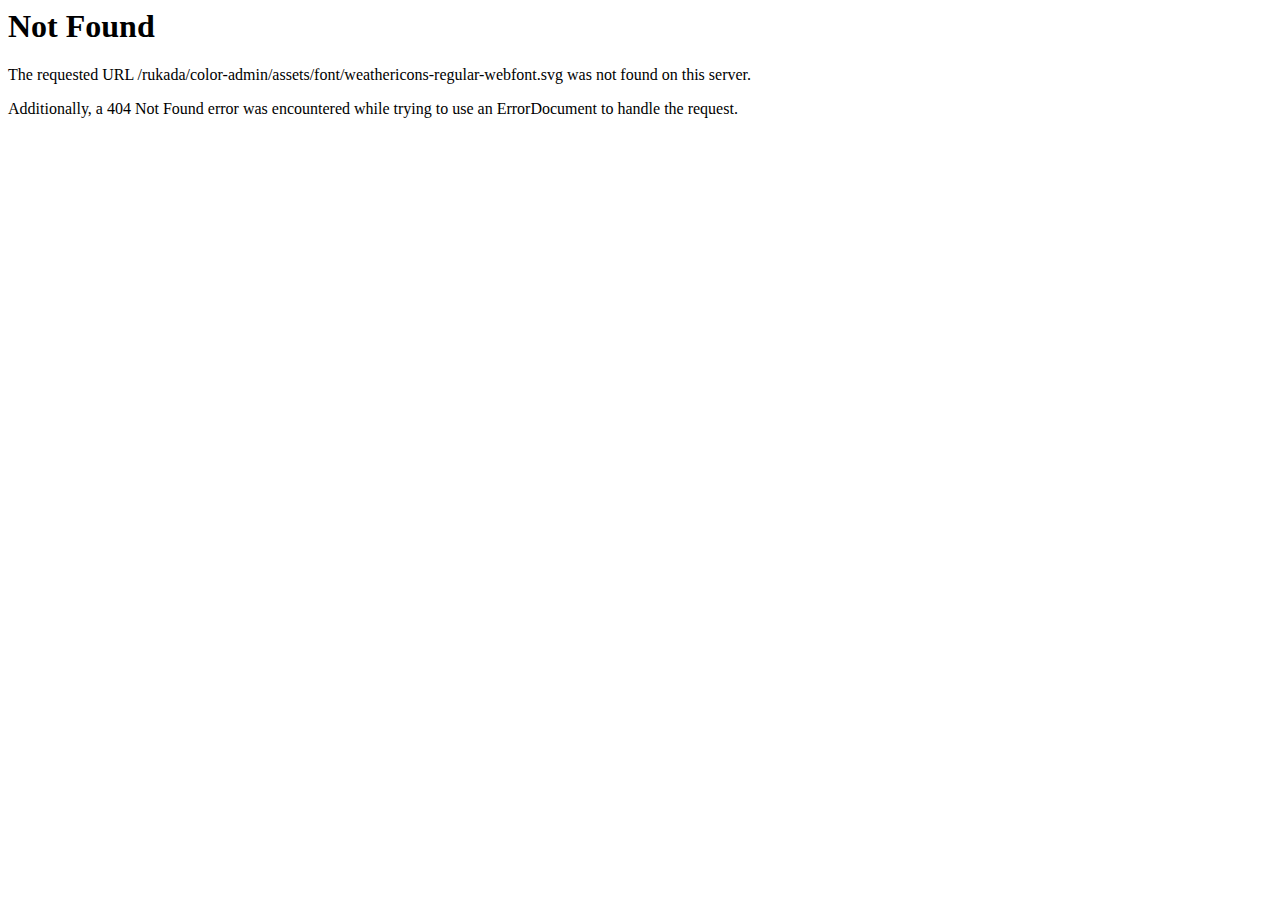
<file: admin/assets/font/weathericons-regular-webfont-3.html>
<!DOCTYPE HTML PUBLIC "-//IETF//DTD HTML 2.0//EN">
<html><head>
<title>404 Not Found</title>
</head><body>
<h1>Not Found</h1>
<p>The requested URL /rukada/color-admin/assets/font/weathericons-regular-webfont.svg was not found on this server.</p>
<p>Additionally, a 404 Not Found
error was encountered while trying to use an ErrorDocument to handle the request.</p>
</body></html>
</file>
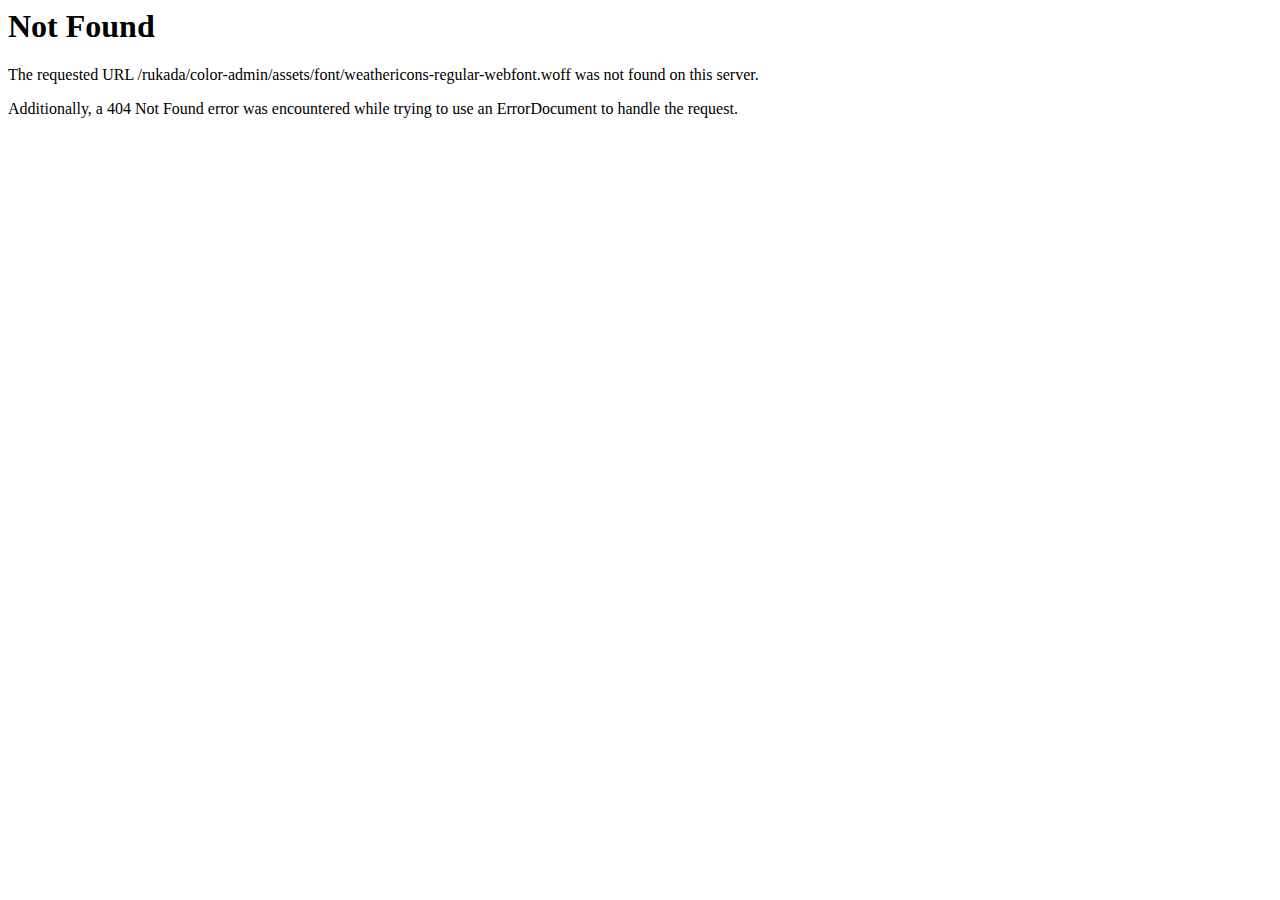
<file: admin/assets/font/weathericons-regular-webfont.html>
<!DOCTYPE HTML PUBLIC "-//IETF//DTD HTML 2.0//EN">
<html><head>
<title>404 Not Found</title>
</head><body>
<h1>Not Found</h1>
<p>The requested URL /rukada/color-admin/assets/font/weathericons-regular-webfont.woff was not found on this server.</p>
<p>Additionally, a 404 Not Found
error was encountered while trying to use an ErrorDocument to handle the request.</p>
</body></html>
</file>
<file: admin/assets/plugins/simplebar/css/simplebar.css>
/*!
 * 
 *         SimpleBar.js - v2.6.1
 *         Scrollbars, simpler.
 *         https://grsmto.github.io/simplebar/
 *         
 *         Made by Adrien Grsmto from a fork by Jonathan Nicol
 *         Under MIT License
 *       
 */
[data-simplebar] {
    position: relative;
    z-index: 0;
    overflow: hidden!important;
    max-height: inherit;
    -webkit-overflow-scrolling: touch; /* Trigger native scrolling for mobile, if not supported, plugin is used. */
}

[data-simplebar="init"] {
    display: -webkit-box;
    display: -ms-flexbox;
    display: flex;
}

.simplebar-scroll-content {
    overflow-x: hidden!important;
    overflow-y: scroll;
    min-width: 100%!important;
    max-height: inherit!important;
    -webkit-box-sizing: content-box!important;
            box-sizing: content-box!important;
}

.simplebar-content {
    overflow-y: hidden!important;
    overflow-x: scroll;
    -webkit-box-sizing: border-box!important;
            box-sizing: border-box!important;
    min-height: 100%!important;
}

.simplebar-track {
    z-index: 1;
    position: absolute;
    right: 0;
    bottom: 0;
    width: 11px;
}

.simplebar-scrollbar {
    position: absolute;
    right: 2px;
    width: 7px;
    min-height: 10px;
}

.simplebar-scrollbar:before {
    position: absolute;
    content: "";
    background: black;
    border-radius: 7px;
    left: 0;
    right: 0;
    opacity: 0;
    -webkit-transition: opacity 0.2s linear;
    transition: opacity 0.2s linear;
}

.simplebar-track:hover .simplebar-scrollbar:before,
.simplebar-track .simplebar-scrollbar.visible:before {
    /* When hovered, remove all transitions from drag handle */
    opacity: 0.0;
    -webkit-transition: opacity 0.0 linear;
    transition: opacity 0.0 linear;
}

.simplebar-track.vertical {
    top: 0;
}

.simplebar-track.vertical .simplebar-scrollbar:before {
    top: 2px;
    bottom: 2px;
}

.simplebar-track.horizontal {
    left: 0;
    width: auto;
    height: 11px;
}

.simplebar-track.horizontal .simplebar-scrollbar:before {
    height: 100%;
    left: 2px;
    right: 2px;
}

.horizontal.simplebar-track .simplebar-scrollbar {
    right: auto;
    top: 2px;
    height: 7px;
    min-height: 0;
    min-width: 10px;
    width: auto;
}
</file>
<file: admin/assets/css/icons.css>
/*
Template Name: Rukada Admin
Author: CODERVENT
Email: codervent@gmail.com
File: app-style
*/


/* Material Design Icons*/

/*!
 *  Material Design Iconic Font by Sergey Kupletsky (@zavoloklom) - http://zavoloklom.github.io/material-design-iconic-font/
 *  License - http://zavoloklom.github.io/material-design-iconic-font/license (Font: SIL OFL 1.1, CSS: MIT License)
 */
@font-face {
  font-family: 'Material-Design-Iconic-Font';
  src: url('../fonts/Material-Design-Iconic-Fontd1f1.woff2?v=2.2.0') format('woff2'), url('../fonts/Material-Design-Iconic-Fontd1f1.woff?v=2.2.0') format('woff'), url('../fonts/Material-Design-Iconic-Fontd1f1.ttf?v=2.2.0') format('truetype');
  font-weight: normal;
  font-style: normal;
}
.zmdi {
  display: inline-block;
  font: normal normal normal 14px/1 'Material-Design-Iconic-Font';
  font-size: inherit;
  text-rendering: auto;
  -webkit-font-smoothing: antialiased;
  -moz-osx-font-smoothing: grayscale;
}
.zmdi-hc-lg {
  font-size: 1.33333333em;
  line-height: 0.75em;
  vertical-align: -15%;
}
.zmdi-hc-2x {
  font-size: 2em;
}
.zmdi-hc-3x {
  font-size: 3em;
}
.zmdi-hc-4x {
  font-size: 4em;
}
.zmdi-hc-5x {
  font-size: 5em;
}
.zmdi-hc-fw {
  width: 1.28571429em;
  text-align: center;
}
.zmdi-hc-ul {
  padding-left: 0;
  margin-left: 2.14285714em;
  list-style-type: none;
}
.zmdi-hc-ul > li {
  position: relative;
}
.zmdi-hc-li {
  position: absolute;
  left: -2.14285714em;
  width: 2.14285714em;
  top: 0.14285714em;
  text-align: center;
}
.zmdi-hc-li.zmdi-hc-lg {
  left: -1.85714286em;
}
.zmdi-hc-border {
  padding: .1em .25em;
  border: solid 0.1em #9e9e9e;
  border-radius: 2px;
}
.zmdi-hc-border-circle {
  padding: .1em .25em;
  border: solid 0.1em #9e9e9e;
  border-radius: 50%;
}
.zmdi.pull-left {
  float: left;
  margin-right: .15em;
}
.zmdi.pull-right {
  float: right;
  margin-left: .15em;
}
.zmdi-hc-spin {
  -webkit-animation: zmdi-spin 1.5s infinite linear;
          animation: zmdi-spin 1.5s infinite linear;
}
.zmdi-hc-spin-reverse {
  -webkit-animation: zmdi-spin-reverse 1.5s infinite linear;
          animation: zmdi-spin-reverse 1.5s infinite linear;
}
@-webkit-keyframes zmdi-spin {
  0% {
    -webkit-transform: rotate(0deg);
            transform: rotate(0deg);
  }
  100% {
    -webkit-transform: rotate(359deg);
            transform: rotate(359deg);
  }
}
@keyframes zmdi-spin {
  0% {
    -webkit-transform: rotate(0deg);
            transform: rotate(0deg);
  }
  100% {
    -webkit-transform: rotate(359deg);
            transform: rotate(359deg);
  }
}
@-webkit-keyframes zmdi-spin-reverse {
  0% {
    -webkit-transform: rotate(0deg);
            transform: rotate(0deg);
  }
  100% {
    -webkit-transform: rotate(-359deg);
            transform: rotate(-359deg);
  }
}
@keyframes zmdi-spin-reverse {
  0% {
    -webkit-transform: rotate(0deg);
            transform: rotate(0deg);
  }
  100% {
    -webkit-transform: rotate(-359deg);
            transform: rotate(-359deg);
  }
}
.zmdi-hc-rotate-90 {
  -webkit-transform: rotate(90deg);
      -ms-transform: rotate(90deg);
          transform: rotate(90deg);
}
.zmdi-hc-rotate-180 {
  -webkit-transform: rotate(180deg);
      -ms-transform: rotate(180deg);
          transform: rotate(180deg);
}
.zmdi-hc-rotate-270 {
  -webkit-transform: rotate(270deg);
      -ms-transform: rotate(270deg);
          transform: rotate(270deg);
}
.zmdi-hc-flip-horizontal {
  -webkit-transform: scale(-1, 1);
      -ms-transform: scale(-1, 1);
          transform: scale(-1, 1);
}
.zmdi-hc-flip-vertical {
  -webkit-transform: scale(1, -1);
      -ms-transform: scale(1, -1);
          transform: scale(1, -1);
}
.zmdi-hc-stack {
  position: relative;
  display: inline-block;
  width: 2em;
  height: 2em;
  line-height: 2em;
  vertical-align: middle;
}
.zmdi-hc-stack-1x,
.zmdi-hc-stack-2x {
  position: absolute;
  left: 0;
  width: 100%;
  text-align: center;
}
.zmdi-hc-stack-1x {
  line-height: inherit;
}
.zmdi-hc-stack-2x {
  font-size: 2em;
}
.zmdi-hc-inverse {
  color: #ffffff;
}
/* Material Design Iconic Font uses the Unicode Private Use Area (PUA) to ensure screen
   readers do not read off random characters that represent icons */
.zmdi-3d-rotation:before {
  content: '\f101';
}
.zmdi-airplane-off:before {
  content: '\f102';
}
.zmdi-airplane:before {
  content: '\f103';
}
.zmdi-album:before {
  content: '\f104';
}
.zmdi-archive:before {
  content: '\f105';
}
.zmdi-assignment-account:before {
  content: '\f106';
}
.zmdi-assignment-alert:before {
  content: '\f107';
}
.zmdi-assignment-check:before {
  content: '\f108';
}
.zmdi-assignment-o:before {
  content: '\f109';
}
.zmdi-assignment-return:before {
  content: '\f10a';
}
.zmdi-assignment-returned:before {
  content: '\f10b';
}
.zmdi-assignment:before {
  content: '\f10c';
}
.zmdi-attachment-alt:before {
  content: '\f10d';
}
.zmdi-attachment:before {
  content: '\f10e';
}
.zmdi-audio:before {
  content: '\f10f';
}
.zmdi-badge-check:before {
  content: '\f110';
}
.zmdi-balance-wallet:before {
  content: '\f111';
}
.zmdi-balance:before {
  content: '\f112';
}
.zmdi-battery-alert:before {
  content: '\f113';
}
.zmdi-battery-flash:before {
  content: '\f114';
}
.zmdi-battery-unknown:before {
  content: '\f115';
}
.zmdi-battery:before {
  content: '\f116';
}
.zmdi-bike:before {
  content: '\f117';
}
.zmdi-block-alt:before {
  content: '\f118';
}
.zmdi-block:before {
  content: '\f119';
}
.zmdi-boat:before {
  content: '\f11a';
}
.zmdi-book-image:before {
  content: '\f11b';
}
.zmdi-book:before {
  content: '\f11c';
}
.zmdi-bookmark-outline:before {
  content: '\f11d';
}
.zmdi-bookmark:before {
  content: '\f11e';
}
.zmdi-brush:before {
  content: '\f11f';
}
.zmdi-bug:before {
  content: '\f120';
}
.zmdi-bus:before {
  content: '\f121';
}
.zmdi-cake:before {
  content: '\f122';
}
.zmdi-car-taxi:before {
  content: '\f123';
}
.zmdi-car-wash:before {
  content: '\f124';
}
.zmdi-car:before {
  content: '\f125';
}
.zmdi-card-giftcard:before {
  content: '\f126';
}
.zmdi-card-membership:before {
  content: '\f127';
}
.zmdi-card-travel:before {
  content: '\f128';
}
.zmdi-card:before {
  content: '\f129';
}
.zmdi-case-check:before {
  content: '\f12a';
}
.zmdi-case-download:before {
  content: '\f12b';
}
.zmdi-case-play:before {
  content: '\f12c';
}
.zmdi-case:before {
  content: '\f12d';
}
.zmdi-cast-connected:before {
  content: '\f12e';
}
.zmdi-cast:before {
  content: '\f12f';
}
.zmdi-chart-donut:before {
  content: '\f130';
}
.zmdi-chart:before {
  content: '\f131';
}
.zmdi-city-alt:before {
  content: '\f132';
}
.zmdi-city:before {
  content: '\f133';
}
.zmdi-close-circle-o:before {
  content: '\f134';
}
.zmdi-close-circle:before {
  content: '\f135';
}
.zmdi-close:before {
  content: '\f136';
}
.zmdi-cocktail:before {
  content: '\f137';
}
.zmdi-code-setting:before {
  content: '\f138';
}
.zmdi-code-smartphone:before {
  content: '\f139';
}
.zmdi-code:before {
  content: '\f13a';
}
.zmdi-coffee:before {
  content: '\f13b';
}
.zmdi-collection-bookmark:before {
  content: '\f13c';
}
.zmdi-collection-case-play:before {
  content: '\f13d';
}
.zmdi-collection-folder-image:before {
  content: '\f13e';
}
.zmdi-collection-image-o:before {
  content: '\f13f';
}
.zmdi-collection-image:before {
  content: '\f140';
}
.zmdi-collection-item-1:before {
  content: '\f141';
}
.zmdi-collection-item-2:before {
  content: '\f142';
}
.zmdi-collection-item-3:before {
  content: '\f143';
}
.zmdi-collection-item-4:before {
  content: '\f144';
}
.zmdi-collection-item-5:before {
  content: '\f145';
}
.zmdi-collection-item-6:before {
  content: '\f146';
}
.zmdi-collection-item-7:before {
  content: '\f147';
}
.zmdi-collection-item-8:before {
  content: '\f148';
}
.zmdi-collection-item-9-plus:before {
  content: '\f149';
}
.zmdi-collection-item-9:before {
  content: '\f14a';
}
.zmdi-collection-item:before {
  content: '\f14b';
}
.zmdi-collection-music:before {
  content: '\f14c';
}
.zmdi-collection-pdf:before {
  content: '\f14d';
}
.zmdi-collection-plus:before {
  content: '\f14e';
}
.zmdi-collection-speaker:before {
  content: '\f14f';
}
.zmdi-collection-text:before {
  content: '\f150';
}
.zmdi-collection-video:before {
  content: '\f151';
}
.zmdi-compass:before {
  content: '\f152';
}
.zmdi-cutlery:before {
  content: '\f153';
}
.zmdi-delete:before {
  content: '\f154';
}
.zmdi-dialpad:before {
  content: '\f155';
}
.zmdi-dns:before {
  content: '\f156';
}
.zmdi-drink:before {
  content: '\f157';
}
.zmdi-edit:before {
  content: '\f158';
}
.zmdi-email-open:before {
  content: '\f159';
}
.zmdi-email:before {
  content: '\f15a';
}
.zmdi-eye-off:before {
  content: '\f15b';
}
.zmdi-eye:before {
  content: '\f15c';
}
.zmdi-eyedropper:before {
  content: '\f15d';
}
.zmdi-favorite-outline:before {
  content: '\f15e';
}
.zmdi-favorite:before {
  content: '\f15f';
}
.zmdi-filter-list:before {
  content: '\f160';
}
.zmdi-fire:before {
  content: '\f161';
}
.zmdi-flag:before {
  content: '\f162';
}
.zmdi-flare:before {
  content: '\f163';
}
.zmdi-flash-auto:before {
  content: '\f164';
}
.zmdi-flash-off:before {
  content: '\f165';
}
.zmdi-flash:before {
  content: '\f166';
}
.zmdi-flip:before {
  content: '\f167';
}
.zmdi-flower-alt:before {
  content: '\f168';
}
.zmdi-flower:before {
  content: '\f169';
}
.zmdi-font:before {
  content: '\f16a';
}
.zmdi-fullscreen-alt:before {
  content: '\f16b';
}
.zmdi-fullscreen-exit:before {
  content: '\f16c';
}
.zmdi-fullscreen:before {
  content: '\f16d';
}
.zmdi-functions:before {
  content: '\f16e';
}
.zmdi-gas-station:before {
  content: '\f16f';
}
.zmdi-gesture:before {
  content: '\f170';
}
.zmdi-globe-alt:before {
  content: '\f171';
}
.zmdi-globe-lock:before {
  content: '\f172';
}
.zmdi-globe:before {
  content: '\f173';
}
.zmdi-graduation-cap:before {
  content: '\f174';
}
.zmdi-home:before {
  content: '\f175';
}
.zmdi-hospital-alt:before {
  content: '\f176';
}
.zmdi-hospital:before {
  content: '\f177';
}
.zmdi-hotel:before {
  content: '\f178';
}
.zmdi-hourglass-alt:before {
  content: '\f179';
}
.zmdi-hourglass-outline:before {
  content: '\f17a';
}
.zmdi-hourglass:before {
  content: '\f17b';
}
.zmdi-http:before {
  content: '\f17c';
}
.zmdi-image-alt:before {
  content: '\f17d';
}
.zmdi-image-o:before {
  content: '\f17e';
}
.zmdi-image:before {
  content: '\f17f';
}
.zmdi-inbox:before {
  content: '\f180';
}
.zmdi-invert-colors-off:before {
  content: '\f181';
}
.zmdi-invert-colors:before {
  content: '\f182';
}
.zmdi-key:before {
  content: '\f183';
}
.zmdi-label-alt-outline:before {
  content: '\f184';
}
.zmdi-label-alt:before {
  content: '\f185';
}
.zmdi-label-heart:before {
  content: '\f186';
}
.zmdi-label:before {
  content: '\f187';
}
.zmdi-labels:before {
  content: '\f188';
}
.zmdi-lamp:before {
  content: '\f189';
}
.zmdi-landscape:before {
  content: '\f18a';
}
.zmdi-layers-off:before {
  content: '\f18b';
}
.zmdi-layers:before {
  content: '\f18c';
}
.zmdi-library:before {
  content: '\f18d';
}
.zmdi-link:before {
  content: '\f18e';
}
.zmdi-lock-open:before {
  content: '\f18f';
}
.zmdi-lock-outline:before {
  content: '\f190';
}
.zmdi-lock:before {
  content: '\f191';
}
.zmdi-mail-reply-all:before {
  content: '\f192';
}
.zmdi-mail-reply:before {
  content: '\f193';
}
.zmdi-mail-send:before {
  content: '\f194';
}
.zmdi-mall:before {
  content: '\f195';
}
.zmdi-map:before {
  content: '\f196';
}
.zmdi-menu:before {
  content: '\f197';
}
.zmdi-money-box:before {
  content: '\f198';
}
.zmdi-money-off:before {
  content: '\f199';
}
.zmdi-money:before {
  content: '\f19a';
}
.zmdi-more-vert:before {
  content: '\f19b';
}
.zmdi-more:before {
  content: '\f19c';
}
.zmdi-movie-alt:before {
  content: '\f19d';
}
.zmdi-movie:before {
  content: '\f19e';
}
.zmdi-nature-people:before {
  content: '\f19f';
}
.zmdi-nature:before {
  content: '\f1a0';
}
.zmdi-navigation:before {
  content: '\f1a1';
}
.zmdi-open-in-browser:before {
  content: '\f1a2';
}
.zmdi-open-in-new:before {
  content: '\f1a3';
}
.zmdi-palette:before {
  content: '\f1a4';
}
.zmdi-parking:before {
  content: '\f1a5';
}
.zmdi-pin-account:before {
  content: '\f1a6';
}
.zmdi-pin-assistant:before {
  content: '\f1a7';
}
.zmdi-pin-drop:before {
  content: '\f1a8';
}
.zmdi-pin-help:before {
  content: '\f1a9';
}
.zmdi-pin-off:before {
  content: '\f1aa';
}
.zmdi-pin:before {
  content: '\f1ab';
}
.zmdi-pizza:before {
  content: '\f1ac';
}
.zmdi-plaster:before {
  content: '\f1ad';
}
.zmdi-power-setting:before {
  content: '\f1ae';
}
.zmdi-power:before {
  content: '\f1af';
}
.zmdi-print:before {
  content: '\f1b0';
}
.zmdi-puzzle-piece:before {
  content: '\f1b1';
}
.zmdi-quote:before {
  content: '\f1b2';
}
.zmdi-railway:before {
  content: '\f1b3';
}
.zmdi-receipt:before {
  content: '\f1b4';
}
.zmdi-refresh-alt:before {
  content: '\f1b5';
}
.zmdi-refresh-sync-alert:before {
  content: '\f1b6';
}
.zmdi-refresh-sync-off:before {
  content: '\f1b7';
}
.zmdi-refresh-sync:before {
  content: '\f1b8';
}
.zmdi-refresh:before {
  content: '\f1b9';
}
.zmdi-roller:before {
  content: '\f1ba';
}
.zmdi-ruler:before {
  content: '\f1bb';
}
.zmdi-scissors:before {
  content: '\f1bc';
}
.zmdi-screen-rotation-lock:before {
  content: '\f1bd';
}
.zmdi-screen-rotation:before {
  content: '\f1be';
}
.zmdi-search-for:before {
  content: '\f1bf';
}
.zmdi-search-in-file:before {
  content: '\f1c0';
}
.zmdi-search-in-page:before {
  content: '\f1c1';
}
.zmdi-search-replace:before {
  content: '\f1c2';
}
.zmdi-search:before {
  content: '\f1c3';
}
.zmdi-seat:before {
  content: '\f1c4';
}
.zmdi-settings-square:before {
  content: '\f1c5';
}
.zmdi-settings:before {
  content: '\f1c6';
}
.zmdi-shield-check:before {
  content: '\f1c7';
}
.zmdi-shield-security:before {
  content: '\f1c8';
}
.zmdi-shopping-basket:before {
  content: '\f1c9';
}
.zmdi-shopping-cart-plus:before {
  content: '\f1ca';
}
.zmdi-shopping-cart:before {
  content: '\f1cb';
}
.zmdi-sign-in:before {
  content: '\f1cc';
}
.zmdi-sort-amount-asc:before {
  content: '\f1cd';
}
.zmdi-sort-amount-desc:before {
  content: '\f1ce';
}
.zmdi-sort-asc:before {
  content: '\f1cf';
}
.zmdi-sort-desc:before {
  content: '\f1d0';
}
.zmdi-spellcheck:before {
  content: '\f1d1';
}
.zmdi-storage:before {
  content: '\f1d2';
}
.zmdi-store-24:before {
  content: '\f1d3';
}
.zmdi-store:before {
  content: '\f1d4';
}
.zmdi-subway:before {
  content: '\f1d5';
}
.zmdi-sun:before {
  content: '\f1d6';
}
.zmdi-tab-unselected:before {
  content: '\f1d7';
}
.zmdi-tab:before {
  content: '\f1d8';
}
.zmdi-tag-close:before {
  content: '\f1d9';
}
.zmdi-tag-more:before {
  content: '\f1da';
}
.zmdi-tag:before {
  content: '\f1db';
}
.zmdi-thumb-down:before {
  content: '\f1dc';
}
.zmdi-thumb-up-down:before {
  content: '\f1dd';
}
.zmdi-thumb-up:before {
  content: '\f1de';
}
.zmdi-ticket-star:before {
  content: '\f1df';
}
.zmdi-toll:before {
  content: '\f1e0';
}
.zmdi-toys:before {
  content: '\f1e1';
}
.zmdi-traffic:before {
  content: '\f1e2';
}
.zmdi-translate:before {
  content: '\f1e3';
}
.zmdi-triangle-down:before {
  content: '\f1e4';
}
.zmdi-triangle-up:before {
  content: '\f1e5';
}
.zmdi-truck:before {
  content: '\f1e6';
}
.zmdi-turning-sign:before {
  content: '\f1e7';
}
.zmdi-wallpaper:before {
  content: '\f1e8';
}
.zmdi-washing-machine:before {
  content: '\f1e9';
}
.zmdi-window-maximize:before {
  content: '\f1ea';
}
.zmdi-window-minimize:before {
  content: '\f1eb';
}
.zmdi-window-restore:before {
  content: '\f1ec';
}
.zmdi-wrench:before {
  content: '\f1ed';
}
.zmdi-zoom-in:before {
  content: '\f1ee';
}
.zmdi-zoom-out:before {
  content: '\f1ef';
}
.zmdi-alert-circle-o:before {
  content: '\f1f0';
}
.zmdi-alert-circle:before {
  content: '\f1f1';
}
.zmdi-alert-octagon:before {
  content: '\f1f2';
}
.zmdi-alert-polygon:before {
  content: '\f1f3';
}
.zmdi-alert-triangle:before {
  content: '\f1f4';
}
.zmdi-help-outline:before {
  content: '\f1f5';
}
.zmdi-help:before {
  content: '\f1f6';
}
.zmdi-info-outline:before {
  content: '\f1f7';
}
.zmdi-info:before {
  content: '\f1f8';
}
.zmdi-notifications-active:before {
  content: '\f1f9';
}
.zmdi-notifications-add:before {
  content: '\f1fa';
}
.zmdi-notifications-none:before {
  content: '\f1fb';
}
.zmdi-notifications-off:before {
  content: '\f1fc';
}
.zmdi-notifications-paused:before {
  content: '\f1fd';
}
.zmdi-notifications:before {
  content: '\f1fe';
}
.zmdi-account-add:before {
  content: '\f1ff';
}
.zmdi-account-box-mail:before {
  content: '\f200';
}
.zmdi-account-box-o:before {
  content: '\f201';
}
.zmdi-account-box-phone:before {
  content: '\f202';
}
.zmdi-account-box:before {
  content: '\f203';
}
.zmdi-account-calendar:before {
  content: '\f204';
}
.zmdi-account-circle:before {
  content: '\f205';
}
.zmdi-account-o:before {
  content: '\f206';
}
.zmdi-account:before {
  content: '\f207';
}
.zmdi-accounts-add:before {
  content: '\f208';
}
.zmdi-accounts-alt:before {
  content: '\f209';
}
.zmdi-accounts-list-alt:before {
  content: '\f20a';
}
.zmdi-accounts-list:before {
  content: '\f20b';
}
.zmdi-accounts-outline:before {
  content: '\f20c';
}
.zmdi-accounts:before {
  content: '\f20d';
}
.zmdi-face:before {
  content: '\f20e';
}
.zmdi-female:before {
  content: '\f20f';
}
.zmdi-male-alt:before {
  content: '\f210';
}
.zmdi-male-female:before {
  content: '\f211';
}
.zmdi-male:before {
  content: '\f212';
}
.zmdi-mood-bad:before {
  content: '\f213';
}
.zmdi-mood:before {
  content: '\f214';
}
.zmdi-run:before {
  content: '\f215';
}
.zmdi-walk:before {
  content: '\f216';
}
.zmdi-cloud-box:before {
  content: '\f217';
}
.zmdi-cloud-circle:before {
  content: '\f218';
}
.zmdi-cloud-done:before {
  content: '\f219';
}
.zmdi-cloud-download:before {
  content: '\f21a';
}
.zmdi-cloud-off:before {
  content: '\f21b';
}
.zmdi-cloud-outline-alt:before {
  content: '\f21c';
}
.zmdi-cloud-outline:before {
  content: '\f21d';
}
.zmdi-cloud-upload:before {
  content: '\f21e';
}
.zmdi-cloud:before {
  content: '\f21f';
}
.zmdi-download:before {
  content: '\f220';
}
.zmdi-file-plus:before {
  content: '\f221';
}
.zmdi-file-text:before {
  content: '\f222';
}
.zmdi-file:before {
  content: '\f223';
}
.zmdi-folder-outline:before {
  content: '\f224';
}
.zmdi-folder-person:before {
  content: '\f225';
}
.zmdi-folder-star-alt:before {
  content: '\f226';
}
.zmdi-folder-star:before {
  content: '\f227';
}
.zmdi-folder:before {
  content: '\f228';
}
.zmdi-gif:before {
  content: '\f229';
}
.zmdi-upload:before {
  content: '\f22a';
}
.zmdi-border-all:before {
  content: '\f22b';
}
.zmdi-border-bottom:before {
  content: '\f22c';
}
.zmdi-border-clear:before {
  content: '\f22d';
}
.zmdi-border-color:before {
  content: '\f22e';
}
.zmdi-border-horizontal:before {
  content: '\f22f';
}
.zmdi-border-inner:before {
  content: '\f230';
}
.zmdi-border-left:before {
  content: '\f231';
}
.zmdi-border-outer:before {
  content: '\f232';
}
.zmdi-border-right:before {
  content: '\f233';
}
.zmdi-border-style:before {
  content: '\f234';
}
.zmdi-border-top:before {
  content: '\f235';
}
.zmdi-border-vertical:before {
  content: '\f236';
}
.zmdi-copy:before {
  content: '\f237';
}
.zmdi-crop:before {
  content: '\f238';
}
.zmdi-format-align-center:before {
  content: '\f239';
}
.zmdi-format-align-justify:before {
  content: '\f23a';
}
.zmdi-format-align-left:before {
  content: '\f23b';
}
.zmdi-format-align-right:before {
  content: '\f23c';
}
.zmdi-format-bold:before {
  content: '\f23d';
}
.zmdi-format-clear-all:before {
  content: '\f23e';
}
.zmdi-format-clear:before {
  content: '\f23f';
}
.zmdi-format-color-fill:before {
  content: '\f240';
}
.zmdi-format-color-reset:before {
  content: '\f241';
}
.zmdi-format-color-text:before {
  content: '\f242';
}
.zmdi-format-indent-decrease:before {
  content: '\f243';
}
.zmdi-format-indent-increase:before {
  content: '\f244';
}
.zmdi-format-italic:before {
  content: '\f245';
}
.zmdi-format-line-spacing:before {
  content: '\f246';
}
.zmdi-format-list-bulleted:before {
  content: '\f247';
}
.zmdi-format-list-numbered:before {
  content: '\f248';
}
.zmdi-format-ltr:before {
  content: '\f249';
}
.zmdi-format-rtl:before {
  content: '\f24a';
}
.zmdi-format-size:before {
  content: '\f24b';
}
.zmdi-format-strikethrough-s:before {
  content: '\f24c';
}
.zmdi-format-strikethrough:before {
  content: '\f24d';
}
.zmdi-format-subject:before {
  content: '\f24e';
}
.zmdi-format-underlined:before {
  content: '\f24f';
}
.zmdi-format-valign-bottom:before {
  content: '\f250';
}
.zmdi-format-valign-center:before {
  content: '\f251';
}
.zmdi-format-valign-top:before {
  content: '\f252';
}
.zmdi-redo:before {
  content: '\f253';
}
.zmdi-select-all:before {
  content: '\f254';
}
.zmdi-space-bar:before {
  content: '\f255';
}
.zmdi-text-format:before {
  content: '\f256';
}
.zmdi-transform:before {
  content: '\f257';
}
.zmdi-undo:before {
  content: '\f258';
}
.zmdi-wrap-text:before {
  content: '\f259';
}
.zmdi-comment-alert:before {
  content: '\f25a';
}
.zmdi-comment-alt-text:before {
  content: '\f25b';
}
.zmdi-comment-alt:before {
  content: '\f25c';
}
.zmdi-comment-edit:before {
  content: '\f25d';
}
.zmdi-comment-image:before {
  content: '\f25e';
}
.zmdi-comment-list:before {
  content: '\f25f';
}
.zmdi-comment-more:before {
  content: '\f260';
}
.zmdi-comment-outline:before {
  content: '\f261';
}
.zmdi-comment-text-alt:before {
  content: '\f262';
}
.zmdi-comment-text:before {
  content: '\f263';
}
.zmdi-comment-video:before {
  content: '\f264';
}
.zmdi-comment:before {
  content: '\f265';
}
.zmdi-comments:before {
  content: '\f266';
}
.zmdi-check-all:before {
  content: '\f267';
}
.zmdi-check-circle-u:before {
  content: '\f268';
}
.zmdi-check-circle:before {
  content: '\f269';
}
.zmdi-check-square:before {
  content: '\f26a';
}
.zmdi-check:before {
  content: '\f26b';
}
.zmdi-circle-o:before {
  content: '\f26c';
}
.zmdi-circle:before {
  content: '\f26d';
}
.zmdi-dot-circle-alt:before {
  content: '\f26e';
}
.zmdi-dot-circle:before {
  content: '\f26f';
}
.zmdi-minus-circle-outline:before {
  content: '\f270';
}
.zmdi-minus-circle:before {
  content: '\f271';
}
.zmdi-minus-square:before {
  content: '\f272';
}
.zmdi-minus:before {
  content: '\f273';
}
.zmdi-plus-circle-o-duplicate:before {
  content: '\f274';
}
.zmdi-plus-circle-o:before {
  content: '\f275';
}
.zmdi-plus-circle:before {
  content: '\f276';
}
.zmdi-plus-square:before {
  content: '\f277';
}
.zmdi-plus:before {
  content: '\f278';
}
.zmdi-square-o:before {
  content: '\f279';
}
.zmdi-star-circle:before {
  content: '\f27a';
}
.zmdi-star-half:before {
  content: '\f27b';
}
.zmdi-star-outline:before {
  content: '\f27c';
}
.zmdi-star:before {
  content: '\f27d';
}
.zmdi-bluetooth-connected:before {
  content: '\f27e';
}
.zmdi-bluetooth-off:before {
  content: '\f27f';
}
.zmdi-bluetooth-search:before {
  content: '\f280';
}
.zmdi-bluetooth-setting:before {
  content: '\f281';
}
.zmdi-bluetooth:before {
  content: '\f282';
}
.zmdi-camera-add:before {
  content: '\f283';
}
.zmdi-camera-alt:before {
  content: '\f284';
}
.zmdi-camera-bw:before {
  content: '\f285';
}
.zmdi-camera-front:before {
  content: '\f286';
}
.zmdi-camera-mic:before {
  content: '\f287';
}
.zmdi-camera-party-mode:before {
  content: '\f288';
}
.zmdi-camera-rear:before {
  content: '\f289';
}
.zmdi-camera-roll:before {
  content: '\f28a';
}
.zmdi-camera-switch:before {
  content: '\f28b';
}
.zmdi-camera:before {
  content: '\f28c';
}
.zmdi-card-alert:before {
  content: '\f28d';
}
.zmdi-card-off:before {
  content: '\f28e';
}
.zmdi-card-sd:before {
  content: '\f28f';
}
.zmdi-card-sim:before {
  content: '\f290';
}
.zmdi-desktop-mac:before {
  content: '\f291';
}
.zmdi-desktop-windows:before {
  content: '\f292';
}
.zmdi-device-hub:before {
  content: '\f293';
}
.zmdi-devices-off:before {
  content: '\f294';
}
.zmdi-devices:before {
  content: '\f295';
}
.zmdi-dock:before {
  content: '\f296';
}
.zmdi-floppy:before {
  content: '\f297';
}
.zmdi-gamepad:before {
  content: '\f298';
}
.zmdi-gps-dot:before {
  content: '\f299';
}
.zmdi-gps-off:before {
  content: '\f29a';
}
.zmdi-gps:before {
  content: '\f29b';
}
.zmdi-headset-mic:before {
  content: '\f29c';
}
.zmdi-headset:before {
  content: '\f29d';
}
.zmdi-input-antenna:before {
  content: '\f29e';
}
.zmdi-input-composite:before {
  content: '\f29f';
}
.zmdi-input-hdmi:before {
  content: '\f2a0';
}
.zmdi-input-power:before {
  content: '\f2a1';
}
.zmdi-input-svideo:before {
  content: '\f2a2';
}
.zmdi-keyboard-hide:before {
  content: '\f2a3';
}
.zmdi-keyboard:before {
  content: '\f2a4';
}
.zmdi-laptop-chromebook:before {
  content: '\f2a5';
}
.zmdi-laptop-mac:before {
  content: '\f2a6';
}
.zmdi-laptop:before {
  content: '\f2a7';
}
.zmdi-mic-off:before {
  content: '\f2a8';
}
.zmdi-mic-outline:before {
  content: '\f2a9';
}
.zmdi-mic-setting:before {
  content: '\f2aa';
}
.zmdi-mic:before {
  content: '\f2ab';
}
.zmdi-mouse:before {
  content: '\f2ac';
}
.zmdi-network-alert:before {
  content: '\f2ad';
}
.zmdi-network-locked:before {
  content: '\f2ae';
}
.zmdi-network-off:before {
  content: '\f2af';
}
.zmdi-network-outline:before {
  content: '\f2b0';
}
.zmdi-network-setting:before {
  content: '\f2b1';
}
.zmdi-network:before {
  content: '\f2b2';
}
.zmdi-phone-bluetooth:before {
  content: '\f2b3';
}
.zmdi-phone-end:before {
  content: '\f2b4';
}
.zmdi-phone-forwarded:before {
  content: '\f2b5';
}
.zmdi-phone-in-talk:before {
  content: '\f2b6';
}
.zmdi-phone-locked:before {
  content: '\f2b7';
}
.zmdi-phone-missed:before {
  content: '\f2b8';
}
.zmdi-phone-msg:before {
  content: '\f2b9';
}
.zmdi-phone-paused:before {
  content: '\f2ba';
}
.zmdi-phone-ring:before {
  content: '\f2bb';
}
.zmdi-phone-setting:before {
  content: '\f2bc';
}
.zmdi-phone-sip:before {
  content: '\f2bd';
}
.zmdi-phone:before {
  content: '\f2be';
}
.zmdi-portable-wifi-changes:before {
  content: '\f2bf';
}
.zmdi-portable-wifi-off:before {
  content: '\f2c0';
}
.zmdi-portable-wifi:before {
  content: '\f2c1';
}
.zmdi-radio:before {
  content: '\f2c2';
}
.zmdi-reader:before {
  content: '\f2c3';
}
.zmdi-remote-control-alt:before {
  content: '\f2c4';
}
.zmdi-remote-control:before {
  content: '\f2c5';
}
.zmdi-router:before {
  content: '\f2c6';
}
.zmdi-scanner:before {
  content: '\f2c7';
}
.zmdi-smartphone-android:before {
  content: '\f2c8';
}
.zmdi-smartphone-download:before {
  content: '\f2c9';
}
.zmdi-smartphone-erase:before {
  content: '\f2ca';
}
.zmdi-smartphone-info:before {
  content: '\f2cb';
}
.zmdi-smartphone-iphone:before {
  content: '\f2cc';
}
.zmdi-smartphone-landscape-lock:before {
  content: '\f2cd';
}
.zmdi-smartphone-landscape:before {
  content: '\f2ce';
}
.zmdi-smartphone-lock:before {
  content: '\f2cf';
}
.zmdi-smartphone-portrait-lock:before {
  content: '\f2d0';
}
.zmdi-smartphone-ring:before {
  content: '\f2d1';
}
.zmdi-smartphone-setting:before {
  content: '\f2d2';
}
.zmdi-smartphone-setup:before {
  content: '\f2d3';
}
.zmdi-smartphone:before {
  content: '\f2d4';
}
.zmdi-speaker:before {
  content: '\f2d5';
}
.zmdi-tablet-android:before {
  content: '\f2d6';
}
.zmdi-tablet-mac:before {
  content: '\f2d7';
}
.zmdi-tablet:before {
  content: '\f2d8';
}
.zmdi-tv-alt-play:before {
  content: '\f2d9';
}
.zmdi-tv-list:before {
  content: '\f2da';
}
.zmdi-tv-play:before {
  content: '\f2db';
}
.zmdi-tv:before {
  content: '\f2dc';
}
.zmdi-usb:before {
  content: '\f2dd';
}
.zmdi-videocam-off:before {
  content: '\f2de';
}
.zmdi-videocam-switch:before {
  content: '\f2df';
}
.zmdi-videocam:before {
  content: '\f2e0';
}
.zmdi-watch:before {
  content: '\f2e1';
}
.zmdi-wifi-alt-2:before {
  content: '\f2e2';
}
.zmdi-wifi-alt:before {
  content: '\f2e3';
}
.zmdi-wifi-info:before {
  content: '\f2e4';
}
.zmdi-wifi-lock:before {
  content: '\f2e5';
}
.zmdi-wifi-off:before {
  content: '\f2e6';
}
.zmdi-wifi-outline:before {
  content: '\f2e7';
}
.zmdi-wifi:before {
  content: '\f2e8';
}
.zmdi-arrow-left-bottom:before {
  content: '\f2e9';
}
.zmdi-arrow-left:before {
  content: '\f2ea';
}
.zmdi-arrow-merge:before {
  content: '\f2eb';
}
.zmdi-arrow-missed:before {
  content: '\f2ec';
}
.zmdi-arrow-right-top:before {
  content: '\f2ed';
}
.zmdi-arrow-right:before {
  content: '\f2ee';
}
.zmdi-arrow-split:before {
  content: '\f2ef';
}
.zmdi-arrows:before {
  content: '\f2f0';
}
.zmdi-caret-down-circle:before {
  content: '\f2f1';
}
.zmdi-caret-down:before {
  content: '\f2f2';
}
.zmdi-caret-left-circle:before {
  content: '\f2f3';
}
.zmdi-caret-left:before {
  content: '\f2f4';
}
.zmdi-caret-right-circle:before {
  content: '\f2f5';
}
.zmdi-caret-right:before {
  content: '\f2f6';
}
.zmdi-caret-up-circle:before {
  content: '\f2f7';
}
.zmdi-caret-up:before {
  content: '\f2f8';
}
.zmdi-chevron-down:before {
  content: '\f2f9';
}
.zmdi-chevron-left:before {
  content: '\f2fa';
}
.zmdi-chevron-right:before {
  content: '\f2fb';
}
.zmdi-chevron-up:before {
  content: '\f2fc';
}
.zmdi-forward:before {
  content: '\f2fd';
}
.zmdi-long-arrow-down:before {
  content: '\f2fe';
}
.zmdi-long-arrow-left:before {
  content: '\f2ff';
}
.zmdi-long-arrow-return:before {
  content: '\f300';
}
.zmdi-long-arrow-right:before {
  content: '\f301';
}
.zmdi-long-arrow-tab:before {
  content: '\f302';
}
.zmdi-long-arrow-up:before {
  content: '\f303';
}
.zmdi-rotate-ccw:before {
  content: '\f304';
}
.zmdi-rotate-cw:before {
  content: '\f305';
}
.zmdi-rotate-left:before {
  content: '\f306';
}
.zmdi-rotate-right:before {
  content: '\f307';
}
.zmdi-square-down:before {
  content: '\f308';
}
.zmdi-square-right:before {
  content: '\f309';
}
.zmdi-swap-alt:before {
  content: '\f30a';
}
.zmdi-swap-vertical-circle:before {
  content: '\f30b';
}
.zmdi-swap-vertical:before {
  content: '\f30c';
}
.zmdi-swap:before {
  content: '\f30d';
}
.zmdi-trending-down:before {
  content: '\f30e';
}
.zmdi-trending-flat:before {
  content: '\f30f';
}
.zmdi-trending-up:before {
  content: '\f310';
}
.zmdi-unfold-less:before {
  content: '\f311';
}
.zmdi-unfold-more:before {
  content: '\f312';
}
.zmdi-apps:before {
  content: '\f313';
}
.zmdi-grid-off:before {
  content: '\f314';
}
.zmdi-grid:before {
  content: '\f315';
}
.zmdi-view-agenda:before {
  content: '\f316';
}
.zmdi-view-array:before {
  content: '\f317';
}
.zmdi-view-carousel:before {
  content: '\f318';
}
.zmdi-view-column:before {
  content: '\f319';
}
.zmdi-view-comfy:before {
  content: '\f31a';
}
.zmdi-view-compact:before {
  content: '\f31b';
}
.zmdi-view-dashboard:before {
  content: '\f31c';
}
.zmdi-view-day:before {
  content: '\f31d';
}
.zmdi-view-headline:before {
  content: '\f31e';
}
.zmdi-view-list-alt:before {
  content: '\f31f';
}
.zmdi-view-list:before {
  content: '\f320';
}
.zmdi-view-module:before {
  content: '\f321';
}
.zmdi-view-quilt:before {
  content: '\f322';
}
.zmdi-view-stream:before {
  content: '\f323';
}
.zmdi-view-subtitles:before {
  content: '\f324';
}
.zmdi-view-toc:before {
  content: '\f325';
}
.zmdi-view-web:before {
  content: '\f326';
}
.zmdi-view-week:before {
  content: '\f327';
}
.zmdi-widgets:before {
  content: '\f328';
}
.zmdi-alarm-check:before {
  content: '\f329';
}
.zmdi-alarm-off:before {
  content: '\f32a';
}
.zmdi-alarm-plus:before {
  content: '\f32b';
}
.zmdi-alarm-snooze:before {
  content: '\f32c';
}
.zmdi-alarm:before {
  content: '\f32d';
}
.zmdi-calendar-alt:before {
  content: '\f32e';
}
.zmdi-calendar-check:before {
  content: '\f32f';
}
.zmdi-calendar-close:before {
  content: '\f330';
}
.zmdi-calendar-note:before {
  content: '\f331';
}
.zmdi-calendar:before {
  content: '\f332';
}
.zmdi-time-countdown:before {
  content: '\f333';
}
.zmdi-time-interval:before {
  content: '\f334';
}
.zmdi-time-restore-setting:before {
  content: '\f335';
}
.zmdi-time-restore:before {
  content: '\f336';
}
.zmdi-time:before {
  content: '\f337';
}
.zmdi-timer-off:before {
  content: '\f338';
}
.zmdi-timer:before {
  content: '\f339';
}
.zmdi-android-alt:before {
  content: '\f33a';
}
.zmdi-android:before {
  content: '\f33b';
}
.zmdi-apple:before {
  content: '\f33c';
}
.zmdi-behance:before {
  content: '\f33d';
}
.zmdi-codepen:before {
  content: '\f33e';
}
.zmdi-dribbble:before {
  content: '\f33f';
}
.zmdi-dropbox:before {
  content: '\f340';
}
.zmdi-evernote:before {
  content: '\f341';
}
.zmdi-facebook-box:before {
  content: '\f342';
}
.zmdi-facebook:before {
  content: '\f343';
}
.zmdi-github-box:before {
  content: '\f344';
}
.zmdi-github:before {
  content: '\f345';
}
.zmdi-google-drive:before {
  content: '\f346';
}
.zmdi-google-earth:before {
  content: '\f347';
}
.zmdi-google-glass:before {
  content: '\f348';
}
.zmdi-google-maps:before {
  content: '\f349';
}
.zmdi-google-pages:before {
  content: '\f34a';
}
.zmdi-google-play:before {
  content: '\f34b';
}
.zmdi-google-plus-box:before {
  content: '\f34c';
}
.zmdi-google-plus:before {
  content: '\f34d';
}
.zmdi-google:before {
  content: '\f34e';
}
.zmdi-instagram:before {
  content: '\f34f';
}
.zmdi-language-css3:before {
  content: '\f350';
}
.zmdi-language-html5:before {
  content: '\f351';
}
.zmdi-language-javascript:before {
  content: '\f352';
}
.zmdi-language-python-alt:before {
  content: '\f353';
}
.zmdi-language-python:before {
  content: '\f354';
}
.zmdi-lastfm:before {
  content: '\f355';
}
.zmdi-linkedin-box:before {
  content: '\f356';
}
.zmdi-paypal:before {
  content: '\f357';
}
.zmdi-pinterest-box:before {
  content: '\f358';
}
.zmdi-pocket:before {
  content: '\f359';
}
.zmdi-polymer:before {
  content: '\f35a';
}
.zmdi-share:before {
  content: '\f35b';
}
.zmdi-stackoverflow:before {
  content: '\f35c';
}
.zmdi-steam-square:before {
  content: '\f35d';
}
.zmdi-steam:before {
  content: '\f35e';
}
.zmdi-twitter-box:before {
  content: '\f35f';
}
.zmdi-twitter:before {
  content: '\f360';
}
.zmdi-vk:before {
  content: '\f361';
}
.zmdi-wikipedia:before {
  content: '\f362';
}
.zmdi-windows:before {
  content: '\f363';
}
.zmdi-aspect-ratio-alt:before {
  content: '\f364';
}
.zmdi-aspect-ratio:before {
  content: '\f365';
}
.zmdi-blur-circular:before {
  content: '\f366';
}
.zmdi-blur-linear:before {
  content: '\f367';
}
.zmdi-blur-off:before {
  content: '\f368';
}
.zmdi-blur:before {
  content: '\f369';
}
.zmdi-brightness-2:before {
  content: '\f36a';
}
.zmdi-brightness-3:before {
  content: '\f36b';
}
.zmdi-brightness-4:before {
  content: '\f36c';
}
.zmdi-brightness-5:before {
  content: '\f36d';
}
.zmdi-brightness-6:before {
  content: '\f36e';
}
.zmdi-brightness-7:before {
  content: '\f36f';
}
.zmdi-brightness-auto:before {
  content: '\f370';
}
.zmdi-brightness-setting:before {
  content: '\f371';
}
.zmdi-broken-image:before {
  content: '\f372';
}
.zmdi-center-focus-strong:before {
  content: '\f373';
}
.zmdi-center-focus-weak:before {
  content: '\f374';
}
.zmdi-compare:before {
  content: '\f375';
}
.zmdi-crop-16-9:before {
  content: '\f376';
}
.zmdi-crop-3-2:before {
  content: '\f377';
}
.zmdi-crop-5-4:before {
  content: '\f378';
}
.zmdi-crop-7-5:before {
  content: '\f379';
}
.zmdi-crop-din:before {
  content: '\f37a';
}
.zmdi-crop-free:before {
  content: '\f37b';
}
.zmdi-crop-landscape:before {
  content: '\f37c';
}
.zmdi-crop-portrait:before {
  content: '\f37d';
}
.zmdi-crop-square:before {
  content: '\f37e';
}
.zmdi-exposure-alt:before {
  content: '\f37f';
}
.zmdi-exposure:before {
  content: '\f380';
}
.zmdi-filter-b-and-w:before {
  content: '\f381';
}
.zmdi-filter-center-focus:before {
  content: '\f382';
}
.zmdi-filter-frames:before {
  content: '\f383';
}
.zmdi-filter-tilt-shift:before {
  content: '\f384';
}
.zmdi-gradient:before {
  content: '\f385';
}
.zmdi-grain:before {
  content: '\f386';
}
.zmdi-graphic-eq:before {
  content: '\f387';
}
.zmdi-hdr-off:before {
  content: '\f388';
}
.zmdi-hdr-strong:before {
  content: '\f389';
}
.zmdi-hdr-weak:before {
  content: '\f38a';
}
.zmdi-hdr:before {
  content: '\f38b';
}
.zmdi-iridescent:before {
  content: '\f38c';
}
.zmdi-leak-off:before {
  content: '\f38d';
}
.zmdi-leak:before {
  content: '\f38e';
}
.zmdi-looks:before {
  content: '\f38f';
}
.zmdi-loupe:before {
  content: '\f390';
}
.zmdi-panorama-horizontal:before {
  content: '\f391';
}
.zmdi-panorama-vertical:before {
  content: '\f392';
}
.zmdi-panorama-wide-angle:before {
  content: '\f393';
}
.zmdi-photo-size-select-large:before {
  content: '\f394';
}
.zmdi-photo-size-select-small:before {
  content: '\f395';
}
.zmdi-picture-in-picture:before {
  content: '\f396';
}
.zmdi-slideshow:before {
  content: '\f397';
}
.zmdi-texture:before {
  content: '\f398';
}
.zmdi-tonality:before {
  content: '\f399';
}
.zmdi-vignette:before {
  content: '\f39a';
}
.zmdi-wb-auto:before {
  content: '\f39b';
}
.zmdi-eject-alt:before {
  content: '\f39c';
}
.zmdi-eject:before {
  content: '\f39d';
}
.zmdi-equalizer:before {
  content: '\f39e';
}
.zmdi-fast-forward:before {
  content: '\f39f';
}
.zmdi-fast-rewind:before {
  content: '\f3a0';
}
.zmdi-forward-10:before {
  content: '\f3a1';
}
.zmdi-forward-30:before {
  content: '\f3a2';
}
.zmdi-forward-5:before {
  content: '\f3a3';
}
.zmdi-hearing:before {
  content: '\f3a4';
}
.zmdi-pause-circle-outline:before {
  content: '\f3a5';
}
.zmdi-pause-circle:before {
  content: '\f3a6';
}
.zmdi-pause:before {
  content: '\f3a7';
}
.zmdi-play-circle-outline:before {
  content: '\f3a8';
}
.zmdi-play-circle:before {
  content: '\f3a9';
}
.zmdi-play:before {
  content: '\f3aa';
}
.zmdi-playlist-audio:before {
  content: '\f3ab';
}
.zmdi-playlist-plus:before {
  content: '\f3ac';
}
.zmdi-repeat-one:before {
  content: '\f3ad';
}
.zmdi-repeat:before {
  content: '\f3ae';
}
.zmdi-replay-10:before {
  content: '\f3af';
}
.zmdi-replay-30:before {
  content: '\f3b0';
}
.zmdi-replay-5:before {
  content: '\f3b1';
}
.zmdi-replay:before {
  content: '\f3b2';
}
.zmdi-shuffle:before {
  content: '\f3b3';
}
.zmdi-skip-next:before {
  content: '\f3b4';
}
.zmdi-skip-previous:before {
  content: '\f3b5';
}
.zmdi-stop:before {
  content: '\f3b6';
}
.zmdi-surround-sound:before {
  content: '\f3b7';
}
.zmdi-tune:before {
  content: '\f3b8';
}
.zmdi-volume-down:before {
  content: '\f3b9';
}
.zmdi-volume-mute:before {
  content: '\f3ba';
}
.zmdi-volume-off:before {
  content: '\f3bb';
}
.zmdi-volume-up:before {
  content: '\f3bc';
}
.zmdi-n-1-square:before {
  content: '\f3bd';
}
.zmdi-n-2-square:before {
  content: '\f3be';
}
.zmdi-n-3-square:before {
  content: '\f3bf';
}
.zmdi-n-4-square:before {
  content: '\f3c0';
}
.zmdi-n-5-square:before {
  content: '\f3c1';
}
.zmdi-n-6-square:before {
  content: '\f3c2';
}
.zmdi-neg-1:before {
  content: '\f3c3';
}
.zmdi-neg-2:before {
  content: '\f3c4';
}
.zmdi-plus-1:before {
  content: '\f3c5';
}
.zmdi-plus-2:before {
  content: '\f3c6';
}
.zmdi-sec-10:before {
  content: '\f3c7';
}
.zmdi-sec-3:before {
  content: '\f3c8';
}
.zmdi-zero:before {
  content: '\f3c9';
}
.zmdi-airline-seat-flat-angled:before {
  content: '\f3ca';
}
.zmdi-airline-seat-flat:before {
  content: '\f3cb';
}
.zmdi-airline-seat-individual-suite:before {
  content: '\f3cc';
}
.zmdi-airline-seat-legroom-extra:before {
  content: '\f3cd';
}
.zmdi-airline-seat-legroom-normal:before {
  content: '\f3ce';
}
.zmdi-airline-seat-legroom-reduced:before {
  content: '\f3cf';
}
.zmdi-airline-seat-recline-extra:before {
  content: '\f3d0';
}
.zmdi-airline-seat-recline-normal:before {
  content: '\f3d1';
}
.zmdi-airplay:before {
  content: '\f3d2';
}
.zmdi-closed-caption:before {
  content: '\f3d3';
}
.zmdi-confirmation-number:before {
  content: '\f3d4';
}
.zmdi-developer-board:before {
  content: '\f3d5';
}
.zmdi-disc-full:before {
  content: '\f3d6';
}
.zmdi-explicit:before {
  content: '\f3d7';
}
.zmdi-flight-land:before {
  content: '\f3d8';
}
.zmdi-flight-takeoff:before {
  content: '\f3d9';
}
.zmdi-flip-to-back:before {
  content: '\f3da';
}
.zmdi-flip-to-front:before {
  content: '\f3db';
}
.zmdi-group-work:before {
  content: '\f3dc';
}
.zmdi-hd:before {
  content: '\f3dd';
}
.zmdi-hq:before {
  content: '\f3de';
}
.zmdi-markunread-mailbox:before {
  content: '\f3df';
}
.zmdi-memory:before {
  content: '\f3e0';
}
.zmdi-nfc:before {
  content: '\f3e1';
}
.zmdi-play-for-work:before {
  content: '\f3e2';
}
.zmdi-power-input:before {
  content: '\f3e3';
}
.zmdi-present-to-all:before {
  content: '\f3e4';
}
.zmdi-satellite:before {
  content: '\f3e5';
}
.zmdi-tap-and-play:before {
  content: '\f3e6';
}
.zmdi-vibration:before {
  content: '\f3e7';
}
.zmdi-voicemail:before {
  content: '\f3e8';
}
.zmdi-group:before {
  content: '\f3e9';
}
.zmdi-rss:before {
  content: '\f3ea';
}
.zmdi-shape:before {
  content: '\f3eb';
}
.zmdi-spinner:before {
  content: '\f3ec';
}
.zmdi-ungroup:before {
  content: '\f3ed';
}
.zmdi-500px:before {
  content: '\f3ee';
}
.zmdi-8tracks:before {
  content: '\f3ef';
}
.zmdi-amazon:before {
  content: '\f3f0';
}
.zmdi-blogger:before {
  content: '\f3f1';
}
.zmdi-delicious:before {
  content: '\f3f2';
}
.zmdi-disqus:before {
  content: '\f3f3';
}
.zmdi-flattr:before {
  content: '\f3f4';
}
.zmdi-flickr:before {
  content: '\f3f5';
}
.zmdi-github-alt:before {
  content: '\f3f6';
}
.zmdi-google-old:before {
  content: '\f3f7';
}
.zmdi-linkedin:before {
  content: '\f3f8';
}
.zmdi-odnoklassniki:before {
  content: '\f3f9';
}
.zmdi-outlook:before {
  content: '\f3fa';
}
.zmdi-paypal-alt:before {
  content: '\f3fb';
}
.zmdi-pinterest:before {
  content: '\f3fc';
}
.zmdi-playstation:before {
  content: '\f3fd';
}
.zmdi-reddit:before {
  content: '\f3fe';
}
.zmdi-skype:before {
  content: '\f3ff';
}
.zmdi-slideshare:before {
  content: '\f400';
}
.zmdi-soundcloud:before {
  content: '\f401';
}
.zmdi-tumblr:before {
  content: '\f402';
}
.zmdi-twitch:before {
  content: '\f403';
}
.zmdi-vimeo:before {
  content: '\f404';
}
.zmdi-whatsapp:before {
  content: '\f405';
}
.zmdi-xbox:before {
  content: '\f406';
}
.zmdi-yahoo:before {
  content: '\f407';
}
.zmdi-youtube-play:before {
  content: '\f408';
}
.zmdi-youtube:before {
  content: '\f409';
}
.zmdi-3d-rotation:before {
  content: '\f101';
}
.zmdi-airplane-off:before {
  content: '\f102';
}
.zmdi-airplane:before {
  content: '\f103';
}
.zmdi-album:before {
  content: '\f104';
}
.zmdi-archive:before {
  content: '\f105';
}
.zmdi-assignment-account:before {
  content: '\f106';
}
.zmdi-assignment-alert:before {
  content: '\f107';
}
.zmdi-assignment-check:before {
  content: '\f108';
}
.zmdi-assignment-o:before {
  content: '\f109';
}
.zmdi-assignment-return:before {
  content: '\f10a';
}
.zmdi-assignment-returned:before {
  content: '\f10b';
}
.zmdi-assignment:before {
  content: '\f10c';
}
.zmdi-attachment-alt:before {
  content: '\f10d';
}
.zmdi-attachment:before {
  content: '\f10e';
}
.zmdi-audio:before {
  content: '\f10f';
}
.zmdi-badge-check:before {
  content: '\f110';
}
.zmdi-balance-wallet:before {
  content: '\f111';
}
.zmdi-balance:before {
  content: '\f112';
}
.zmdi-battery-alert:before {
  content: '\f113';
}
.zmdi-battery-flash:before {
  content: '\f114';
}
.zmdi-battery-unknown:before {
  content: '\f115';
}
.zmdi-battery:before {
  content: '\f116';
}
.zmdi-bike:before {
  content: '\f117';
}
.zmdi-block-alt:before {
  content: '\f118';
}
.zmdi-block:before {
  content: '\f119';
}
.zmdi-boat:before {
  content: '\f11a';
}
.zmdi-book-image:before {
  content: '\f11b';
}
.zmdi-book:before {
  content: '\f11c';
}
.zmdi-bookmark-outline:before {
  content: '\f11d';
}
.zmdi-bookmark:before {
  content: '\f11e';
}
.zmdi-brush:before {
  content: '\f11f';
}
.zmdi-bug:before {
  content: '\f120';
}
.zmdi-bus:before {
  content: '\f121';
}
.zmdi-cake:before {
  content: '\f122';
}
.zmdi-car-taxi:before {
  content: '\f123';
}
.zmdi-car-wash:before {
  content: '\f124';
}
.zmdi-car:before {
  content: '\f125';
}
.zmdi-card-giftcard:before {
  content: '\f126';
}
.zmdi-card-membership:before {
  content: '\f127';
}
.zmdi-card-travel:before {
  content: '\f128';
}
.zmdi-card:before {
  content: '\f129';
}
.zmdi-case-check:before {
  content: '\f12a';
}
.zmdi-case-download:before {
  content: '\f12b';
}
.zmdi-case-play:before {
  content: '\f12c';
}
.zmdi-case:before {
  content: '\f12d';
}
.zmdi-cast-connected:before {
  content: '\f12e';
}
.zmdi-cast:before {
  content: '\f12f';
}
.zmdi-chart-donut:before {
  content: '\f130';
}
.zmdi-chart:before {
  content: '\f131';
}
.zmdi-city-alt:before {
  content: '\f132';
}
.zmdi-city:before {
  content: '\f133';
}
.zmdi-close-circle-o:before {
  content: '\f134';
}
.zmdi-close-circle:before {
  content: '\f135';
}
.zmdi-close:before {
  content: '\f136';
}
.zmdi-cocktail:before {
  content: '\f137';
}
.zmdi-code-setting:before {
  content: '\f138';
}
.zmdi-code-smartphone:before {
  content: '\f139';
}
.zmdi-code:before {
  content: '\f13a';
}
.zmdi-coffee:before {
  content: '\f13b';
}
.zmdi-collection-bookmark:before {
  content: '\f13c';
}
.zmdi-collection-case-play:before {
  content: '\f13d';
}
.zmdi-collection-folder-image:before {
  content: '\f13e';
}
.zmdi-collection-image-o:before {
  content: '\f13f';
}
.zmdi-collection-image:before {
  content: '\f140';
}
.zmdi-collection-item-1:before {
  content: '\f141';
}
.zmdi-collection-item-2:before {
  content: '\f142';
}
.zmdi-collection-item-3:before {
  content: '\f143';
}
.zmdi-collection-item-4:before {
  content: '\f144';
}
.zmdi-collection-item-5:before {
  content: '\f145';
}
.zmdi-collection-item-6:before {
  content: '\f146';
}
.zmdi-collection-item-7:before {
  content: '\f147';
}
.zmdi-collection-item-8:before {
  content: '\f148';
}
.zmdi-collection-item-9-plus:before {
  content: '\f149';
}
.zmdi-collection-item-9:before {
  content: '\f14a';
}
.zmdi-collection-item:before {
  content: '\f14b';
}
.zmdi-collection-music:before {
  content: '\f14c';
}
.zmdi-collection-pdf:before {
  content: '\f14d';
}
.zmdi-collection-plus:before {
  content: '\f14e';
}
.zmdi-collection-speaker:before {
  content: '\f14f';
}
.zmdi-collection-text:before {
  content: '\f150';
}
.zmdi-collection-video:before {
  content: '\f151';
}
.zmdi-compass:before {
  content: '\f152';
}
.zmdi-cutlery:before {
  content: '\f153';
}
.zmdi-delete:before {
  content: '\f154';
}
.zmdi-dialpad:before {
  content: '\f155';
}
.zmdi-dns:before {
  content: '\f156';
}
.zmdi-drink:before {
  content: '\f157';
}
.zmdi-edit:before {
  content: '\f158';
}
.zmdi-email-open:before {
  content: '\f159';
}
.zmdi-email:before {
  content: '\f15a';
}
.zmdi-eye-off:before {
  content: '\f15b';
}
.zmdi-eye:before {
  content: '\f15c';
}
.zmdi-eyedropper:before {
  content: '\f15d';
}
.zmdi-favorite-outline:before {
  content: '\f15e';
}
.zmdi-favorite:before {
  content: '\f15f';
}
.zmdi-filter-list:before {
  content: '\f160';
}
.zmdi-fire:before {
  content: '\f161';
}
.zmdi-flag:before {
  content: '\f162';
}
.zmdi-flare:before {
  content: '\f163';
}
.zmdi-flash-auto:before {
  content: '\f164';
}
.zmdi-flash-off:before {
  content: '\f165';
}
.zmdi-flash:before {
  content: '\f166';
}
.zmdi-flip:before {
  content: '\f167';
}
.zmdi-flower-alt:before {
  content: '\f168';
}
.zmdi-flower:before {
  content: '\f169';
}
.zmdi-font:before {
  content: '\f16a';
}
.zmdi-fullscreen-alt:before {
  content: '\f16b';
}
.zmdi-fullscreen-exit:before {
  content: '\f16c';
}
.zmdi-fullscreen:before {
  content: '\f16d';
}
.zmdi-functions:before {
  content: '\f16e';
}
.zmdi-gas-station:before {
  content: '\f16f';
}
.zmdi-gesture:before {
  content: '\f170';
}
.zmdi-globe-alt:before {
  content: '\f171';
}
.zmdi-globe-lock:before {
  content: '\f172';
}
.zmdi-globe:before {
  content: '\f173';
}
.zmdi-graduation-cap:before {
  content: '\f174';
}
.zmdi-home:before {
  content: '\f175';
}
.zmdi-hospital-alt:before {
  content: '\f176';
}
.zmdi-hospital:before {
  content: '\f177';
}
.zmdi-hotel:before {
  content: '\f178';
}
.zmdi-hourglass-alt:before {
  content: '\f179';
}
.zmdi-hourglass-outline:before {
  content: '\f17a';
}
.zmdi-hourglass:before {
  content: '\f17b';
}
.zmdi-http:before {
  content: '\f17c';
}
.zmdi-image-alt:before {
  content: '\f17d';
}
.zmdi-image-o:before {
  content: '\f17e';
}
.zmdi-image:before {
  content: '\f17f';
}
.zmdi-inbox:before {
  content: '\f180';
}
.zmdi-invert-colors-off:before {
  content: '\f181';
}
.zmdi-invert-colors:before {
  content: '\f182';
}
.zmdi-key:before {
  content: '\f183';
}
.zmdi-label-alt-outline:before {
  content: '\f184';
}
.zmdi-label-alt:before {
  content: '\f185';
}
.zmdi-label-heart:before {
  content: '\f186';
}
.zmdi-label:before {
  content: '\f187';
}
.zmdi-labels:before {
  content: '\f188';
}
.zmdi-lamp:before {
  content: '\f189';
}
.zmdi-landscape:before {
  content: '\f18a';
}
.zmdi-layers-off:before {
  content: '\f18b';
}
.zmdi-layers:before {
  content: '\f18c';
}
.zmdi-library:before {
  content: '\f18d';
}
.zmdi-link:before {
  content: '\f18e';
}
.zmdi-lock-open:before {
  content: '\f18f';
}
.zmdi-lock-outline:before {
  content: '\f190';
}
.zmdi-lock:before {
  content: '\f191';
}
.zmdi-mail-reply-all:before {
  content: '\f192';
}
.zmdi-mail-reply:before {
  content: '\f193';
}
.zmdi-mail-send:before {
  content: '\f194';
}
.zmdi-mall:before {
  content: '\f195';
}
.zmdi-map:before {
  content: '\f196';
}
.zmdi-menu:before {
  content: '\f197';
}
.zmdi-money-box:before {
  content: '\f198';
}
.zmdi-money-off:before {
  content: '\f199';
}
.zmdi-money:before {
  content: '\f19a';
}
.zmdi-more-vert:before {
  content: '\f19b';
}
.zmdi-more:before {
  content: '\f19c';
}
.zmdi-movie-alt:before {
  content: '\f19d';
}
.zmdi-movie:before {
  content: '\f19e';
}
.zmdi-nature-people:before {
  content: '\f19f';
}
.zmdi-nature:before {
  content: '\f1a0';
}
.zmdi-navigation:before {
  content: '\f1a1';
}
.zmdi-open-in-browser:before {
  content: '\f1a2';
}
.zmdi-open-in-new:before {
  content: '\f1a3';
}
.zmdi-palette:before {
  content: '\f1a4';
}
.zmdi-parking:before {
  content: '\f1a5';
}
.zmdi-pin-account:before {
  content: '\f1a6';
}
.zmdi-pin-assistant:before {
  content: '\f1a7';
}
.zmdi-pin-drop:before {
  content: '\f1a8';
}
.zmdi-pin-help:before {
  content: '\f1a9';
}
.zmdi-pin-off:before {
  content: '\f1aa';
}
.zmdi-pin:before {
  content: '\f1ab';
}
.zmdi-pizza:before {
  content: '\f1ac';
}
.zmdi-plaster:before {
  content: '\f1ad';
}
.zmdi-power-setting:before {
  content: '\f1ae';
}
.zmdi-power:before {
  content: '\f1af';
}
.zmdi-print:before {
  content: '\f1b0';
}
.zmdi-puzzle-piece:before {
  content: '\f1b1';
}
.zmdi-quote:before {
  content: '\f1b2';
}
.zmdi-railway:before {
  content: '\f1b3';
}
.zmdi-receipt:before {
  content: '\f1b4';
}
.zmdi-refresh-alt:before {
  content: '\f1b5';
}
.zmdi-refresh-sync-alert:before {
  content: '\f1b6';
}
.zmdi-refresh-sync-off:before {
  content: '\f1b7';
}
.zmdi-refresh-sync:before {
  content: '\f1b8';
}
.zmdi-refresh:before {
  content: '\f1b9';
}
.zmdi-roller:before {
  content: '\f1ba';
}
.zmdi-ruler:before {
  content: '\f1bb';
}
.zmdi-scissors:before {
  content: '\f1bc';
}
.zmdi-screen-rotation-lock:before {
  content: '\f1bd';
}
.zmdi-screen-rotation:before {
  content: '\f1be';
}
.zmdi-search-for:before {
  content: '\f1bf';
}
.zmdi-search-in-file:before {
  content: '\f1c0';
}
.zmdi-search-in-page:before {
  content: '\f1c1';
}
.zmdi-search-replace:before {
  content: '\f1c2';
}
.zmdi-search:before {
  content: '\f1c3';
}
.zmdi-seat:before {
  content: '\f1c4';
}
.zmdi-settings-square:before {
  content: '\f1c5';
}
.zmdi-settings:before {
  content: '\f1c6';
}
.zmdi-shield-check:before {
  content: '\f1c7';
}
.zmdi-shield-security:before {
  content: '\f1c8';
}
.zmdi-shopping-basket:before {
  content: '\f1c9';
}
.zmdi-shopping-cart-plus:before {
  content: '\f1ca';
}
.zmdi-shopping-cart:before {
  content: '\f1cb';
}
.zmdi-sign-in:before {
  content: '\f1cc';
}
.zmdi-sort-amount-asc:before {
  content: '\f1cd';
}
.zmdi-sort-amount-desc:before {
  content: '\f1ce';
}
.zmdi-sort-asc:before {
  content: '\f1cf';
}
.zmdi-sort-desc:before {
  content: '\f1d0';
}
.zmdi-spellcheck:before {
  content: '\f1d1';
}
.zmdi-storage:before {
  content: '\f1d2';
}
.zmdi-store-24:before {
  content: '\f1d3';
}
.zmdi-store:before {
  content: '\f1d4';
}
.zmdi-subway:before {
  content: '\f1d5';
}
.zmdi-sun:before {
  content: '\f1d6';
}
.zmdi-tab-unselected:before {
  content: '\f1d7';
}
.zmdi-tab:before {
  content: '\f1d8';
}
.zmdi-tag-close:before {
  content: '\f1d9';
}
.zmdi-tag-more:before {
  content: '\f1da';
}
.zmdi-tag:before {
  content: '\f1db';
}
.zmdi-thumb-down:before {
  content: '\f1dc';
}
.zmdi-thumb-up-down:before {
  content: '\f1dd';
}
.zmdi-thumb-up:before {
  content: '\f1de';
}
.zmdi-ticket-star:before {
  content: '\f1df';
}
.zmdi-toll:before {
  content: '\f1e0';
}
.zmdi-toys:before {
  content: '\f1e1';
}
.zmdi-traffic:before {
  content: '\f1e2';
}
.zmdi-translate:before {
  content: '\f1e3';
}
.zmdi-triangle-down:before {
  content: '\f1e4';
}
.zmdi-triangle-up:before {
  content: '\f1e5';
}
.zmdi-truck:before {
  content: '\f1e6';
}
.zmdi-turning-sign:before {
  content: '\f1e7';
}
.zmdi-wallpaper:before {
  content: '\f1e8';
}
.zmdi-washing-machine:before {
  content: '\f1e9';
}
.zmdi-window-maximize:before {
  content: '\f1ea';
}
.zmdi-window-minimize:before {
  content: '\f1eb';
}
.zmdi-window-restore:before {
  content: '\f1ec';
}
.zmdi-wrench:before {
  content: '\f1ed';
}
.zmdi-zoom-in:before {
  content: '\f1ee';
}
.zmdi-zoom-out:before {
  content: '\f1ef';
}
.zmdi-alert-circle-o:before {
  content: '\f1f0';
}
.zmdi-alert-circle:before {
  content: '\f1f1';
}
.zmdi-alert-octagon:before {
  content: '\f1f2';
}
.zmdi-alert-polygon:before {
  content: '\f1f3';
}
.zmdi-alert-triangle:before {
  content: '\f1f4';
}
.zmdi-help-outline:before {
  content: '\f1f5';
}
.zmdi-help:before {
  content: '\f1f6';
}
.zmdi-info-outline:before {
  content: '\f1f7';
}
.zmdi-info:before {
  content: '\f1f8';
}
.zmdi-notifications-active:before {
  content: '\f1f9';
}
.zmdi-notifications-add:before {
  content: '\f1fa';
}
.zmdi-notifications-none:before {
  content: '\f1fb';
}
.zmdi-notifications-off:before {
  content: '\f1fc';
}
.zmdi-notifications-paused:before {
  content: '\f1fd';
}
.zmdi-notifications:before {
  content: '\f1fe';
}
.zmdi-account-add:before {
  content: '\f1ff';
}
.zmdi-account-box-mail:before {
  content: '\f200';
}
.zmdi-account-box-o:before {
  content: '\f201';
}
.zmdi-account-box-phone:before {
  content: '\f202';
}
.zmdi-account-box:before {
  content: '\f203';
}
.zmdi-account-calendar:before {
  content: '\f204';
}
.zmdi-account-circle:before {
  content: '\f205';
}
.zmdi-account-o:before {
  content: '\f206';
}
.zmdi-account:before {
  content: '\f207';
}
.zmdi-accounts-add:before {
  content: '\f208';
}
.zmdi-accounts-alt:before {
  content: '\f209';
}
.zmdi-accounts-list-alt:before {
  content: '\f20a';
}
.zmdi-accounts-list:before {
  content: '\f20b';
}
.zmdi-accounts-outline:before {
  content: '\f20c';
}
.zmdi-accounts:before {
  content: '\f20d';
}
.zmdi-face:before {
  content: '\f20e';
}
.zmdi-female:before {
  content: '\f20f';
}
.zmdi-male-alt:before {
  content: '\f210';
}
.zmdi-male-female:before {
  content: '\f211';
}
.zmdi-male:before {
  content: '\f212';
}
.zmdi-mood-bad:before {
  content: '\f213';
}
.zmdi-mood:before {
  content: '\f214';
}
.zmdi-run:before {
  content: '\f215';
}
.zmdi-walk:before {
  content: '\f216';
}
.zmdi-cloud-box:before {
  content: '\f217';
}
.zmdi-cloud-circle:before {
  content: '\f218';
}
.zmdi-cloud-done:before {
  content: '\f219';
}
.zmdi-cloud-download:before {
  content: '\f21a';
}
.zmdi-cloud-off:before {
  content: '\f21b';
}
.zmdi-cloud-outline-alt:before {
  content: '\f21c';
}
.zmdi-cloud-outline:before {
  content: '\f21d';
}
.zmdi-cloud-upload:before {
  content: '\f21e';
}
.zmdi-cloud:before {
  content: '\f21f';
}
.zmdi-download:before {
  content: '\f220';
}
.zmdi-file-plus:before {
  content: '\f221';
}
.zmdi-file-text:before {
  content: '\f222';
}
.zmdi-file:before {
  content: '\f223';
}
.zmdi-folder-outline:before {
  content: '\f224';
}
.zmdi-folder-person:before {
  content: '\f225';
}
.zmdi-folder-star-alt:before {
  content: '\f226';
}
.zmdi-folder-star:before {
  content: '\f227';
}
.zmdi-folder:before {
  content: '\f228';
}
.zmdi-gif:before {
  content: '\f229';
}
.zmdi-upload:before {
  content: '\f22a';
}
.zmdi-border-all:before {
  content: '\f22b';
}
.zmdi-border-bottom:before {
  content: '\f22c';
}
.zmdi-border-clear:before {
  content: '\f22d';
}
.zmdi-border-color:before {
  content: '\f22e';
}
.zmdi-border-horizontal:before {
  content: '\f22f';
}
.zmdi-border-inner:before {
  content: '\f230';
}
.zmdi-border-left:before {
  content: '\f231';
}
.zmdi-border-outer:before {
  content: '\f232';
}
.zmdi-border-right:before {
  content: '\f233';
}
.zmdi-border-style:before {
  content: '\f234';
}
.zmdi-border-top:before {
  content: '\f235';
}
.zmdi-border-vertical:before {
  content: '\f236';
}
.zmdi-copy:before {
  content: '\f237';
}
.zmdi-crop:before {
  content: '\f238';
}
.zmdi-format-align-center:before {
  content: '\f239';
}
.zmdi-format-align-justify:before {
  content: '\f23a';
}
.zmdi-format-align-left:before {
  content: '\f23b';
}
.zmdi-format-align-right:before {
  content: '\f23c';
}
.zmdi-format-bold:before {
  content: '\f23d';
}
.zmdi-format-clear-all:before {
  content: '\f23e';
}
.zmdi-format-clear:before {
  content: '\f23f';
}
.zmdi-format-color-fill:before {
  content: '\f240';
}
.zmdi-format-color-reset:before {
  content: '\f241';
}
.zmdi-format-color-text:before {
  content: '\f242';
}
.zmdi-format-indent-decrease:before {
  content: '\f243';
}
.zmdi-format-indent-increase:before {
  content: '\f244';
}
.zmdi-format-italic:before {
  content: '\f245';
}
.zmdi-format-line-spacing:before {
  content: '\f246';
}
.zmdi-format-list-bulleted:before {
  content: '\f247';
}
.zmdi-format-list-numbered:before {
  content: '\f248';
}
.zmdi-format-ltr:before {
  content: '\f249';
}
.zmdi-format-rtl:before {
  content: '\f24a';
}
.zmdi-format-size:before {
  content: '\f24b';
}
.zmdi-format-strikethrough-s:before {
  content: '\f24c';
}
.zmdi-format-strikethrough:before {
  content: '\f24d';
}
.zmdi-format-subject:before {
  content: '\f24e';
}
.zmdi-format-underlined:before {
  content: '\f24f';
}
.zmdi-format-valign-bottom:before {
  content: '\f250';
}
.zmdi-format-valign-center:before {
  content: '\f251';
}
.zmdi-format-valign-top:before {
  content: '\f252';
}
.zmdi-redo:before {
  content: '\f253';
}
.zmdi-select-all:before {
  content: '\f254';
}
.zmdi-space-bar:before {
  content: '\f255';
}
.zmdi-text-format:before {
  content: '\f256';
}
.zmdi-transform:before {
  content: '\f257';
}
.zmdi-undo:before {
  content: '\f258';
}
.zmdi-wrap-text:before {
  content: '\f259';
}
.zmdi-comment-alert:before {
  content: '\f25a';
}
.zmdi-comment-alt-text:before {
  content: '\f25b';
}
.zmdi-comment-alt:before {
  content: '\f25c';
}
.zmdi-comment-edit:before {
  content: '\f25d';
}
.zmdi-comment-image:before {
  content: '\f25e';
}
.zmdi-comment-list:before {
  content: '\f25f';
}
.zmdi-comment-more:before {
  content: '\f260';
}
.zmdi-comment-outline:before {
  content: '\f261';
}
.zmdi-comment-text-alt:before {
  content: '\f262';
}
.zmdi-comment-text:before {
  content: '\f263';
}
.zmdi-comment-video:before {
  content: '\f264';
}
.zmdi-comment:before {
  content: '\f265';
}
.zmdi-comments:before {
  content: '\f266';
}
.zmdi-check-all:before {
  content: '\f267';
}
.zmdi-check-circle-u:before {
  content: '\f268';
}
.zmdi-check-circle:before {
  content: '\f269';
}
.zmdi-check-square:before {
  content: '\f26a';
}
.zmdi-check:before {
  content: '\f26b';
}
.zmdi-circle-o:before {
  content: '\f26c';
}
.zmdi-circle:before {
  content: '\f26d';
}
.zmdi-dot-circle-alt:before {
  content: '\f26e';
}
.zmdi-dot-circle:before {
  content: '\f26f';
}
.zmdi-minus-circle-outline:before {
  content: '\f270';
}
.zmdi-minus-circle:before {
  content: '\f271';
}
.zmdi-minus-square:before {
  content: '\f272';
}
.zmdi-minus:before {
  content: '\f273';
}
.zmdi-plus-circle-o-duplicate:before {
  content: '\f274';
}
.zmdi-plus-circle-o:before {
  content: '\f275';
}
.zmdi-plus-circle:before {
  content: '\f276';
}
.zmdi-plus-square:before {
  content: '\f277';
}
.zmdi-plus:before {
  content: '\f278';
}
.zmdi-square-o:before {
  content: '\f279';
}
.zmdi-star-circle:before {
  content: '\f27a';
}
.zmdi-star-half:before {
  content: '\f27b';
}
.zmdi-star-outline:before {
  content: '\f27c';
}
.zmdi-star:before {
  content: '\f27d';
}
.zmdi-bluetooth-connected:before {
  content: '\f27e';
}
.zmdi-bluetooth-off:before {
  content: '\f27f';
}
.zmdi-bluetooth-search:before {
  content: '\f280';
}
.zmdi-bluetooth-setting:before {
  content: '\f281';
}
.zmdi-bluetooth:before {
  content: '\f282';
}
.zmdi-camera-add:before {
  content: '\f283';
}
.zmdi-camera-alt:before {
  content: '\f284';
}
.zmdi-camera-bw:before {
  content: '\f285';
}
.zmdi-camera-front:before {
  content: '\f286';
}
.zmdi-camera-mic:before {
  content: '\f287';
}
.zmdi-camera-party-mode:before {
  content: '\f288';
}
.zmdi-camera-rear:before {
  content: '\f289';
}
.zmdi-camera-roll:before {
  content: '\f28a';
}
.zmdi-camera-switch:before {
  content: '\f28b';
}
.zmdi-camera:before {
  content: '\f28c';
}
.zmdi-card-alert:before {
  content: '\f28d';
}
.zmdi-card-off:before {
  content: '\f28e';
}
.zmdi-card-sd:before {
  content: '\f28f';
}
.zmdi-card-sim:before {
  content: '\f290';
}
.zmdi-desktop-mac:before {
  content: '\f291';
}
.zmdi-desktop-windows:before {
  content: '\f292';
}
.zmdi-device-hub:before {
  content: '\f293';
}
.zmdi-devices-off:before {
  content: '\f294';
}
.zmdi-devices:before {
  content: '\f295';
}
.zmdi-dock:before {
  content: '\f296';
}
.zmdi-floppy:before {
  content: '\f297';
}
.zmdi-gamepad:before {
  content: '\f298';
}
.zmdi-gps-dot:before {
  content: '\f299';
}
.zmdi-gps-off:before {
  content: '\f29a';
}
.zmdi-gps:before {
  content: '\f29b';
}
.zmdi-headset-mic:before {
  content: '\f29c';
}
.zmdi-headset:before {
  content: '\f29d';
}
.zmdi-input-antenna:before {
  content: '\f29e';
}
.zmdi-input-composite:before {
  content: '\f29f';
}
.zmdi-input-hdmi:before {
  content: '\f2a0';
}
.zmdi-input-power:before {
  content: '\f2a1';
}
.zmdi-input-svideo:before {
  content: '\f2a2';
}
.zmdi-keyboard-hide:before {
  content: '\f2a3';
}
.zmdi-keyboard:before {
  content: '\f2a4';
}
.zmdi-laptop-chromebook:before {
  content: '\f2a5';
}
.zmdi-laptop-mac:before {
  content: '\f2a6';
}
.zmdi-laptop:before {
  content: '\f2a7';
}
.zmdi-mic-off:before {
  content: '\f2a8';
}
.zmdi-mic-outline:before {
  content: '\f2a9';
}
.zmdi-mic-setting:before {
  content: '\f2aa';
}
.zmdi-mic:before {
  content: '\f2ab';
}
.zmdi-mouse:before {
  content: '\f2ac';
}
.zmdi-network-alert:before {
  content: '\f2ad';
}
.zmdi-network-locked:before {
  content: '\f2ae';
}
.zmdi-network-off:before {
  content: '\f2af';
}
.zmdi-network-outline:before {
  content: '\f2b0';
}
.zmdi-network-setting:before {
  content: '\f2b1';
}
.zmdi-network:before {
  content: '\f2b2';
}
.zmdi-phone-bluetooth:before {
  content: '\f2b3';
}
.zmdi-phone-end:before {
  content: '\f2b4';
}
.zmdi-phone-forwarded:before {
  content: '\f2b5';
}
.zmdi-phone-in-talk:before {
  content: '\f2b6';
}
.zmdi-phone-locked:before {
  content: '\f2b7';
}
.zmdi-phone-missed:before {
  content: '\f2b8';
}
.zmdi-phone-msg:before {
  content: '\f2b9';
}
.zmdi-phone-paused:before {
  content: '\f2ba';
}
.zmdi-phone-ring:before {
  content: '\f2bb';
}
.zmdi-phone-setting:before {
  content: '\f2bc';
}
.zmdi-phone-sip:before {
  content: '\f2bd';
}
.zmdi-phone:before {
  content: '\f2be';
}
.zmdi-portable-wifi-changes:before {
  content: '\f2bf';
}
.zmdi-portable-wifi-off:before {
  content: '\f2c0';
}
.zmdi-portable-wifi:before {
  content: '\f2c1';
}
.zmdi-radio:before {
  content: '\f2c2';
}
.zmdi-reader:before {
  content: '\f2c3';
}
.zmdi-remote-control-alt:before {
  content: '\f2c4';
}
.zmdi-remote-control:before {
  content: '\f2c5';
}
.zmdi-router:before {
  content: '\f2c6';
}
.zmdi-scanner:before {
  content: '\f2c7';
}
.zmdi-smartphone-android:before {
  content: '\f2c8';
}
.zmdi-smartphone-download:before {
  content: '\f2c9';
}
.zmdi-smartphone-erase:before {
  content: '\f2ca';
}
.zmdi-smartphone-info:before {
  content: '\f2cb';
}
.zmdi-smartphone-iphone:before {
  content: '\f2cc';
}
.zmdi-smartphone-landscape-lock:before {
  content: '\f2cd';
}
.zmdi-smartphone-landscape:before {
  content: '\f2ce';
}
.zmdi-smartphone-lock:before {
  content: '\f2cf';
}
.zmdi-smartphone-portrait-lock:before {
  content: '\f2d0';
}
.zmdi-smartphone-ring:before {
  content: '\f2d1';
}
.zmdi-smartphone-setting:before {
  content: '\f2d2';
}
.zmdi-smartphone-setup:before {
  content: '\f2d3';
}
.zmdi-smartphone:before {
  content: '\f2d4';
}
.zmdi-speaker:before {
  content: '\f2d5';
}
.zmdi-tablet-android:before {
  content: '\f2d6';
}
.zmdi-tablet-mac:before {
  content: '\f2d7';
}
.zmdi-tablet:before {
  content: '\f2d8';
}
.zmdi-tv-alt-play:before {
  content: '\f2d9';
}
.zmdi-tv-list:before {
  content: '\f2da';
}
.zmdi-tv-play:before {
  content: '\f2db';
}
.zmdi-tv:before {
  content: '\f2dc';
}
.zmdi-usb:before {
  content: '\f2dd';
}
.zmdi-videocam-off:before {
  content: '\f2de';
}
.zmdi-videocam-switch:before {
  content: '\f2df';
}
.zmdi-videocam:before {
  content: '\f2e0';
}
.zmdi-watch:before {
  content: '\f2e1';
}
.zmdi-wifi-alt-2:before {
  content: '\f2e2';
}
.zmdi-wifi-alt:before {
  content: '\f2e3';
}
.zmdi-wifi-info:before {
  content: '\f2e4';
}
.zmdi-wifi-lock:before {
  content: '\f2e5';
}
.zmdi-wifi-off:before {
  content: '\f2e6';
}
.zmdi-wifi-outline:before {
  content: '\f2e7';
}
.zmdi-wifi:before {
  content: '\f2e8';
}
.zmdi-arrow-left-bottom:before {
  content: '\f2e9';
}
.zmdi-arrow-left:before {
  content: '\f2ea';
}
.zmdi-arrow-merge:before {
  content: '\f2eb';
}
.zmdi-arrow-missed:before {
  content: '\f2ec';
}
.zmdi-arrow-right-top:before {
  content: '\f2ed';
}
.zmdi-arrow-right:before {
  content: '\f2ee';
}
.zmdi-arrow-split:before {
  content: '\f2ef';
}
.zmdi-arrows:before {
  content: '\f2f0';
}
.zmdi-caret-down-circle:before {
  content: '\f2f1';
}
.zmdi-caret-down:before {
  content: '\f2f2';
}
.zmdi-caret-left-circle:before {
  content: '\f2f3';
}
.zmdi-caret-left:before {
  content: '\f2f4';
}
.zmdi-caret-right-circle:before {
  content: '\f2f5';
}
.zmdi-caret-right:before {
  content: '\f2f6';
}
.zmdi-caret-up-circle:before {
  content: '\f2f7';
}
.zmdi-caret-up:before {
  content: '\f2f8';
}
.zmdi-chevron-down:before {
  content: '\f2f9';
}
.zmdi-chevron-left:before {
  content: '\f2fa';
}
.zmdi-chevron-right:before {
  content: '\f2fb';
}
.zmdi-chevron-up:before {
  content: '\f2fc';
}
.zmdi-forward:before {
  content: '\f2fd';
}
.zmdi-long-arrow-down:before {
  content: '\f2fe';
}
.zmdi-long-arrow-left:before {
  content: '\f2ff';
}
.zmdi-long-arrow-return:before {
  content: '\f300';
}
.zmdi-long-arrow-right:before {
  content: '\f301';
}
.zmdi-long-arrow-tab:before {
  content: '\f302';
}
.zmdi-long-arrow-up:before {
  content: '\f303';
}
.zmdi-rotate-ccw:before {
  content: '\f304';
}
.zmdi-rotate-cw:before {
  content: '\f305';
}
.zmdi-rotate-left:before {
  content: '\f306';
}
.zmdi-rotate-right:before {
  content: '\f307';
}
.zmdi-square-down:before {
  content: '\f308';
}
.zmdi-square-right:before {
  content: '\f309';
}
.zmdi-swap-alt:before {
  content: '\f30a';
}
.zmdi-swap-vertical-circle:before {
  content: '\f30b';
}
.zmdi-swap-vertical:before {
  content: '\f30c';
}
.zmdi-swap:before {
  content: '\f30d';
}
.zmdi-trending-down:before {
  content: '\f30e';
}
.zmdi-trending-flat:before {
  content: '\f30f';
}
.zmdi-trending-up:before {
  content: '\f310';
}
.zmdi-unfold-less:before {
  content: '\f311';
}
.zmdi-unfold-more:before {
  content: '\f312';
}
.zmdi-apps:before {
  content: '\f313';
}
.zmdi-grid-off:before {
  content: '\f314';
}
.zmdi-grid:before {
  content: '\f315';
}
.zmdi-view-agenda:before {
  content: '\f316';
}
.zmdi-view-array:before {
  content: '\f317';
}
.zmdi-view-carousel:before {
  content: '\f318';
}
.zmdi-view-column:before {
  content: '\f319';
}
.zmdi-view-comfy:before {
  content: '\f31a';
}
.zmdi-view-compact:before {
  content: '\f31b';
}
.zmdi-view-dashboard:before {
  content: '\f31c';
}
.zmdi-view-day:before {
  content: '\f31d';
}
.zmdi-view-headline:before {
  content: '\f31e';
}
.zmdi-view-list-alt:before {
  content: '\f31f';
}
.zmdi-view-list:before {
  content: '\f320';
}
.zmdi-view-module:before {
  content: '\f321';
}
.zmdi-view-quilt:before {
  content: '\f322';
}
.zmdi-view-stream:before {
  content: '\f323';
}
.zmdi-view-subtitles:before {
  content: '\f324';
}
.zmdi-view-toc:before {
  content: '\f325';
}
.zmdi-view-web:before {
  content: '\f326';
}
.zmdi-view-week:before {
  content: '\f327';
}
.zmdi-widgets:before {
  content: '\f328';
}
.zmdi-alarm-check:before {
  content: '\f329';
}
.zmdi-alarm-off:before {
  content: '\f32a';
}
.zmdi-alarm-plus:before {
  content: '\f32b';
}
.zmdi-alarm-snooze:before {
  content: '\f32c';
}
.zmdi-alarm:before {
  content: '\f32d';
}
.zmdi-calendar-alt:before {
  content: '\f32e';
}
.zmdi-calendar-check:before {
  content: '\f32f';
}
.zmdi-calendar-close:before {
  content: '\f330';
}
.zmdi-calendar-note:before {
  content: '\f331';
}
.zmdi-calendar:before {
  content: '\f332';
}
.zmdi-time-countdown:before {
  content: '\f333';
}
.zmdi-time-interval:before {
  content: '\f334';
}
.zmdi-time-restore-setting:before {
  content: '\f335';
}
.zmdi-time-restore:before {
  content: '\f336';
}
.zmdi-time:before {
  content: '\f337';
}
.zmdi-timer-off:before {
  content: '\f338';
}
.zmdi-timer:before {
  content: '\f339';
}
.zmdi-android-alt:before {
  content: '\f33a';
}
.zmdi-android:before {
  content: '\f33b';
}
.zmdi-apple:before {
  content: '\f33c';
}
.zmdi-behance:before {
  content: '\f33d';
}
.zmdi-codepen:before {
  content: '\f33e';
}
.zmdi-dribbble:before {
  content: '\f33f';
}
.zmdi-dropbox:before {
  content: '\f340';
}
.zmdi-evernote:before {
  content: '\f341';
}
.zmdi-facebook-box:before {
  content: '\f342';
}
.zmdi-facebook:before {
  content: '\f343';
}
.zmdi-github-box:before {
  content: '\f344';
}
.zmdi-github:before {
  content: '\f345';
}
.zmdi-google-drive:before {
  content: '\f346';
}
.zmdi-google-earth:before {
  content: '\f347';
}
.zmdi-google-glass:before {
  content: '\f348';
}
.zmdi-google-maps:before {
  content: '\f349';
}
.zmdi-google-pages:before {
  content: '\f34a';
}
.zmdi-google-play:before {
  content: '\f34b';
}
.zmdi-google-plus-box:before {
  content: '\f34c';
}
.zmdi-google-plus:before {
  content: '\f34d';
}
.zmdi-google:before {
  content: '\f34e';
}
.zmdi-instagram:before {
  content: '\f34f';
}
.zmdi-language-css3:before {
  content: '\f350';
}
.zmdi-language-html5:before {
  content: '\f351';
}
.zmdi-language-javascript:before {
  content: '\f352';
}
.zmdi-language-python-alt:before {
  content: '\f353';
}
.zmdi-language-python:before {
  content: '\f354';
}
.zmdi-lastfm:before {
  content: '\f355';
}
.zmdi-linkedin-box:before {
  content: '\f356';
}
.zmdi-paypal:before {
  content: '\f357';
}
.zmdi-pinterest-box:before {
  content: '\f358';
}
.zmdi-pocket:before {
  content: '\f359';
}
.zmdi-polymer:before {
  content: '\f35a';
}
.zmdi-share:before {
  content: '\f35b';
}
.zmdi-stackoverflow:before {
  content: '\f35c';
}
.zmdi-steam-square:before {
  content: '\f35d';
}
.zmdi-steam:before {
  content: '\f35e';
}
.zmdi-twitter-box:before {
  content: '\f35f';
}
.zmdi-twitter:before {
  content: '\f360';
}
.zmdi-vk:before {
  content: '\f361';
}
.zmdi-wikipedia:before {
  content: '\f362';
}
.zmdi-windows:before {
  content: '\f363';
}
.zmdi-aspect-ratio-alt:before {
  content: '\f364';
}
.zmdi-aspect-ratio:before {
  content: '\f365';
}
.zmdi-blur-circular:before {
  content: '\f366';
}
.zmdi-blur-linear:before {
  content: '\f367';
}
.zmdi-blur-off:before {
  content: '\f368';
}
.zmdi-blur:before {
  content: '\f369';
}
.zmdi-brightness-2:before {
  content: '\f36a';
}
.zmdi-brightness-3:before {
  content: '\f36b';
}
.zmdi-brightness-4:before {
  content: '\f36c';
}
.zmdi-brightness-5:before {
  content: '\f36d';
}
.zmdi-brightness-6:before {
  content: '\f36e';
}
.zmdi-brightness-7:before {
  content: '\f36f';
}
.zmdi-brightness-auto:before {
  content: '\f370';
}
.zmdi-brightness-setting:before {
  content: '\f371';
}
.zmdi-broken-image:before {
  content: '\f372';
}
.zmdi-center-focus-strong:before {
  content: '\f373';
}
.zmdi-center-focus-weak:before {
  content: '\f374';
}
.zmdi-compare:before {
  content: '\f375';
}
.zmdi-crop-16-9:before {
  content: '\f376';
}
.zmdi-crop-3-2:before {
  content: '\f377';
}
.zmdi-crop-5-4:before {
  content: '\f378';
}
.zmdi-crop-7-5:before {
  content: '\f379';
}
.zmdi-crop-din:before {
  content: '\f37a';
}
.zmdi-crop-free:before {
  content: '\f37b';
}
.zmdi-crop-landscape:before {
  content: '\f37c';
}
.zmdi-crop-portrait:before {
  content: '\f37d';
}
.zmdi-crop-square:before {
  content: '\f37e';
}
.zmdi-exposure-alt:before {
  content: '\f37f';
}
.zmdi-exposure:before {
  content: '\f380';
}
.zmdi-filter-b-and-w:before {
  content: '\f381';
}
.zmdi-filter-center-focus:before {
  content: '\f382';
}
.zmdi-filter-frames:before {
  content: '\f383';
}
.zmdi-filter-tilt-shift:before {
  content: '\f384';
}
.zmdi-gradient:before {
  content: '\f385';
}
.zmdi-grain:before {
  content: '\f386';
}
.zmdi-graphic-eq:before {
  content: '\f387';
}
.zmdi-hdr-off:before {
  content: '\f388';
}
.zmdi-hdr-strong:before {
  content: '\f389';
}
.zmdi-hdr-weak:before {
  content: '\f38a';
}
.zmdi-hdr:before {
  content: '\f38b';
}
.zmdi-iridescent:before {
  content: '\f38c';
}
.zmdi-leak-off:before {
  content: '\f38d';
}
.zmdi-leak:before {
  content: '\f38e';
}
.zmdi-looks:before {
  content: '\f38f';
}
.zmdi-loupe:before {
  content: '\f390';
}
.zmdi-panorama-horizontal:before {
  content: '\f391';
}
.zmdi-panorama-vertical:before {
  content: '\f392';
}
.zmdi-panorama-wide-angle:before {
  content: '\f393';
}
.zmdi-photo-size-select-large:before {
  content: '\f394';
}
.zmdi-photo-size-select-small:before {
  content: '\f395';
}
.zmdi-picture-in-picture:before {
  content: '\f396';
}
.zmdi-slideshow:before {
  content: '\f397';
}
.zmdi-texture:before {
  content: '\f398';
}
.zmdi-tonality:before {
  content: '\f399';
}
.zmdi-vignette:before {
  content: '\f39a';
}
.zmdi-wb-auto:before {
  content: '\f39b';
}
.zmdi-eject-alt:before {
  content: '\f39c';
}
.zmdi-eject:before {
  content: '\f39d';
}
.zmdi-equalizer:before {
  content: '\f39e';
}
.zmdi-fast-forward:before {
  content: '\f39f';
}
.zmdi-fast-rewind:before {
  content: '\f3a0';
}
.zmdi-forward-10:before {
  content: '\f3a1';
}
.zmdi-forward-30:before {
  content: '\f3a2';
}
.zmdi-forward-5:before {
  content: '\f3a3';
}
.zmdi-hearing:before {
  content: '\f3a4';
}
.zmdi-pause-circle-outline:before {
  content: '\f3a5';
}
.zmdi-pause-circle:before {
  content: '\f3a6';
}
.zmdi-pause:before {
  content: '\f3a7';
}
.zmdi-play-circle-outline:before {
  content: '\f3a8';
}
.zmdi-play-circle:before {
  content: '\f3a9';
}
.zmdi-play:before {
  content: '\f3aa';
}
.zmdi-playlist-audio:before {
  content: '\f3ab';
}
.zmdi-playlist-plus:before {
  content: '\f3ac';
}
.zmdi-repeat-one:before {
  content: '\f3ad';
}
.zmdi-repeat:before {
  content: '\f3ae';
}
.zmdi-replay-10:before {
  content: '\f3af';
}
.zmdi-replay-30:before {
  content: '\f3b0';
}
.zmdi-replay-5:before {
  content: '\f3b1';
}
.zmdi-replay:before {
  content: '\f3b2';
}
.zmdi-shuffle:before {
  content: '\f3b3';
}
.zmdi-skip-next:before {
  content: '\f3b4';
}
.zmdi-skip-previous:before {
  content: '\f3b5';
}
.zmdi-stop:before {
  content: '\f3b6';
}
.zmdi-surround-sound:before {
  content: '\f3b7';
}
.zmdi-tune:before {
  content: '\f3b8';
}
.zmdi-volume-down:before {
  content: '\f3b9';
}
.zmdi-volume-mute:before {
  content: '\f3ba';
}
.zmdi-volume-off:before {
  content: '\f3bb';
}
.zmdi-volume-up:before {
  content: '\f3bc';
}
.zmdi-n-1-square:before {
  content: '\f3bd';
}
.zmdi-n-2-square:before {
  content: '\f3be';
}
.zmdi-n-3-square:before {
  content: '\f3bf';
}
.zmdi-n-4-square:before {
  content: '\f3c0';
}
.zmdi-n-5-square:before {
  content: '\f3c1';
}
.zmdi-n-6-square:before {
  content: '\f3c2';
}
.zmdi-neg-1:before {
  content: '\f3c3';
}
.zmdi-neg-2:before {
  content: '\f3c4';
}
.zmdi-plus-1:before {
  content: '\f3c5';
}
.zmdi-plus-2:before {
  content: '\f3c6';
}
.zmdi-sec-10:before {
  content: '\f3c7';
}
.zmdi-sec-3:before {
  content: '\f3c8';
}
.zmdi-zero:before {
  content: '\f3c9';
}
.zmdi-airline-seat-flat-angled:before {
  content: '\f3ca';
}
.zmdi-airline-seat-flat:before {
  content: '\f3cb';
}
.zmdi-airline-seat-individual-suite:before {
  content: '\f3cc';
}
.zmdi-airline-seat-legroom-extra:before {
  content: '\f3cd';
}
.zmdi-airline-seat-legroom-normal:before {
  content: '\f3ce';
}
.zmdi-airline-seat-legroom-reduced:before {
  content: '\f3cf';
}
.zmdi-airline-seat-recline-extra:before {
  content: '\f3d0';
}
.zmdi-airline-seat-recline-normal:before {
  content: '\f3d1';
}
.zmdi-airplay:before {
  content: '\f3d2';
}
.zmdi-closed-caption:before {
  content: '\f3d3';
}
.zmdi-confirmation-number:before {
  content: '\f3d4';
}
.zmdi-developer-board:before {
  content: '\f3d5';
}
.zmdi-disc-full:before {
  content: '\f3d6';
}
.zmdi-explicit:before {
  content: '\f3d7';
}
.zmdi-flight-land:before {
  content: '\f3d8';
}
.zmdi-flight-takeoff:before {
  content: '\f3d9';
}
.zmdi-flip-to-back:before {
  content: '\f3da';
}
.zmdi-flip-to-front:before {
  content: '\f3db';
}
.zmdi-group-work:before {
  content: '\f3dc';
}
.zmdi-hd:before {
  content: '\f3dd';
}
.zmdi-hq:before {
  content: '\f3de';
}
.zmdi-markunread-mailbox:before {
  content: '\f3df';
}
.zmdi-memory:before {
  content: '\f3e0';
}
.zmdi-nfc:before {
  content: '\f3e1';
}
.zmdi-play-for-work:before {
  content: '\f3e2';
}
.zmdi-power-input:before {
  content: '\f3e3';
}
.zmdi-present-to-all:before {
  content: '\f3e4';
}
.zmdi-satellite:before {
  content: '\f3e5';
}
.zmdi-tap-and-play:before {
  content: '\f3e6';
}
.zmdi-vibration:before {
  content: '\f3e7';
}
.zmdi-voicemail:before {
  content: '\f3e8';
}
.zmdi-group:before {
  content: '\f3e9';
}
.zmdi-rss:before {
  content: '\f3ea';
}
.zmdi-shape:before {
  content: '\f3eb';
}
.zmdi-spinner:before {
  content: '\f3ec';
}
.zmdi-ungroup:before {
  content: '\f3ed';
}
.zmdi-500px:before {
  content: '\f3ee';
}
.zmdi-8tracks:before {
  content: '\f3ef';
}
.zmdi-amazon:before {
  content: '\f3f0';
}
.zmdi-blogger:before {
  content: '\f3f1';
}
.zmdi-delicious:before {
  content: '\f3f2';
}
.zmdi-disqus:before {
  content: '\f3f3';
}
.zmdi-flattr:before {
  content: '\f3f4';
}
.zmdi-flickr:before {
  content: '\f3f5';
}
.zmdi-github-alt:before {
  content: '\f3f6';
}
.zmdi-google-old:before {
  content: '\f3f7';
}
.zmdi-linkedin:before {
  content: '\f3f8';
}
.zmdi-odnoklassniki:before {
  content: '\f3f9';
}
.zmdi-outlook:before {
  content: '\f3fa';
}
.zmdi-paypal-alt:before {
  content: '\f3fb';
}
.zmdi-pinterest:before {
  content: '\f3fc';
}
.zmdi-playstation:before {
  content: '\f3fd';
}
.zmdi-reddit:before {
  content: '\f3fe';
}
.zmdi-skype:before {
  content: '\f3ff';
}
.zmdi-slideshare:before {
  content: '\f400';
}
.zmdi-soundcloud:before {
  content: '\f401';
}
.zmdi-tumblr:before {
  content: '\f402';
}
.zmdi-twitch:before {
  content: '\f403';
}
.zmdi-vimeo:before {
  content: '\f404';
}
.zmdi-whatsapp:before {
  content: '\f405';
}
.zmdi-xbox:before {
  content: '\f406';
}
.zmdi-yahoo:before {
  content: '\f407';
}
.zmdi-youtube-play:before {
  content: '\f408';
}
.zmdi-youtube:before {
  content: '\f409';
}
.zmdi-import-export:before {
  content: '\f30c';
}
.zmdi-swap-vertical-:before {
  content: '\f30c';
}
.zmdi-airplanemode-inactive:before {
  content: '\f102';
}
.zmdi-airplanemode-active:before {
  content: '\f103';
}
.zmdi-rate-review:before {
  content: '\f103';
}
.zmdi-comment-sign:before {
  content: '\f25a';
}
.zmdi-network-warning:before {
  content: '\f2ad';
}
.zmdi-shopping-cart-add:before {
  content: '\f1ca';
}
.zmdi-file-add:before {
  content: '\f221';
}
.zmdi-network-wifi-scan:before {
  content: '\f2e4';
}
.zmdi-collection-add:before {
  content: '\f14e';
}
.zmdi-format-playlist-add:before {
  content: '\f3ac';
}
.zmdi-format-queue-music:before {
  content: '\f3ab';
}
.zmdi-plus-box:before {
  content: '\f277';
}
.zmdi-tag-backspace:before {
  content: '\f1d9';
}
.zmdi-alarm-add:before {
  content: '\f32b';
}
.zmdi-battery-charging:before {
  content: '\f114';
}
.zmdi-daydream-setting:before {
  content: '\f217';
}
.zmdi-more-horiz:before {
  content: '\f19c';
}
.zmdi-book-photo:before {
  content: '\f11b';
}
.zmdi-incandescent:before {
  content: '\f189';
}
.zmdi-wb-iridescent:before {
  content: '\f38c';
}
.zmdi-calendar-remove:before {
  content: '\f330';
}
.zmdi-refresh-sync-disabled:before {
  content: '\f1b7';
}
.zmdi-refresh-sync-problem:before {
  content: '\f1b6';
}
.zmdi-crop-original:before {
  content: '\f17e';
}
.zmdi-power-off:before {
  content: '\f1af';
}
.zmdi-power-off-setting:before {
  content: '\f1ae';
}
.zmdi-leak-remove:before {
  content: '\f38d';
}
.zmdi-star-border:before {
  content: '\f27c';
}
.zmdi-brightness-low:before {
  content: '\f36d';
}
.zmdi-brightness-medium:before {
  content: '\f36e';
}
.zmdi-brightness-high:before {
  content: '\f36f';
}
.zmdi-smartphone-portrait:before {
  content: '\f2d4';
}
.zmdi-live-tv:before {
  content: '\f2d9';
}
.zmdi-format-textdirection-l-to-r:before {
  content: '\f249';
}
.zmdi-format-textdirection-r-to-l:before {
  content: '\f24a';
}
.zmdi-arrow-back:before {
  content: '\f2ea';
}
.zmdi-arrow-forward:before {
  content: '\f2ee';
}
.zmdi-arrow-in:before {
  content: '\f2e9';
}
.zmdi-arrow-out:before {
  content: '\f2ed';
}
.zmdi-rotate-90-degrees-ccw:before {
  content: '\f304';
}
.zmdi-adb:before {
  content: '\f33a';
}
.zmdi-network-wifi:before {
  content: '\f2e8';
}
.zmdi-network-wifi-alt:before {
  content: '\f2e3';
}
.zmdi-network-wifi-lock:before {
  content: '\f2e5';
}
.zmdi-network-wifi-off:before {
  content: '\f2e6';
}
.zmdi-network-wifi-outline:before {
  content: '\f2e7';
}
.zmdi-network-wifi-info:before {
  content: '\f2e4';
}
.zmdi-layers-clear:before {
  content: '\f18b';
}
.zmdi-colorize:before {
  content: '\f15d';
}
.zmdi-format-paint:before {
  content: '\f1ba';
}
.zmdi-format-quote:before {
  content: '\f1b2';
}
.zmdi-camera-monochrome-photos:before {
  content: '\f285';
}
.zmdi-sort-by-alpha:before {
  content: '\f1cf';
}
.zmdi-folder-shared:before {
  content: '\f225';
}
.zmdi-folder-special:before {
  content: '\f226';
}
.zmdi-comment-dots:before {
  content: '\f260';
}
.zmdi-reorder:before {
  content: '\f31e';
}
.zmdi-dehaze:before {
  content: '\f197';
}
.zmdi-sort:before {
  content: '\f1ce';
}
.zmdi-pages:before {
  content: '\f34a';
}
.zmdi-stack-overflow:before {
  content: '\f35c';
}
.zmdi-calendar-account:before {
  content: '\f204';
}
.zmdi-paste:before {
  content: '\f109';
}
.zmdi-cut:before {
  content: '\f1bc';
}
.zmdi-save:before {
  content: '\f297';
}
.zmdi-smartphone-code:before {
  content: '\f139';
}
.zmdi-directions-bike:before {
  content: '\f117';
}
.zmdi-directions-boat:before {
  content: '\f11a';
}
.zmdi-directions-bus:before {
  content: '\f121';
}
.zmdi-directions-car:before {
  content: '\f125';
}
.zmdi-directions-railway:before {
  content: '\f1b3';
}
.zmdi-directions-run:before {
  content: '\f215';
}
.zmdi-directions-subway:before {
  content: '\f1d5';
}
.zmdi-directions-walk:before {
  content: '\f216';
}
.zmdi-local-hotel:before {
  content: '\f178';
}
.zmdi-local-activity:before {
  content: '\f1df';
}
.zmdi-local-play:before {
  content: '\f1df';
}
.zmdi-local-airport:before {
  content: '\f103';
}
.zmdi-local-atm:before {
  content: '\f198';
}
.zmdi-local-bar:before {
  content: '\f137';
}
.zmdi-local-cafe:before {
  content: '\f13b';
}
.zmdi-local-car-wash:before {
  content: '\f124';
}
.zmdi-local-convenience-store:before {
  content: '\f1d3';
}
.zmdi-local-dining:before {
  content: '\f153';
}
.zmdi-local-drink:before {
  content: '\f157';
}
.zmdi-local-florist:before {
  content: '\f168';
}
.zmdi-local-gas-station:before {
  content: '\f16f';
}
.zmdi-local-grocery-store:before {
  content: '\f1cb';
}
.zmdi-local-hospital:before {
  content: '\f177';
}
.zmdi-local-laundry-service:before {
  content: '\f1e9';
}
.zmdi-local-library:before {
  content: '\f18d';
}
.zmdi-local-mall:before {
  content: '\f195';
}
.zmdi-local-movies:before {
  content: '\f19d';
}
.zmdi-local-offer:before {
  content: '\f187';
}
.zmdi-local-parking:before {
  content: '\f1a5';
}
.zmdi-local-parking:before {
  content: '\f1a5';
}
.zmdi-local-pharmacy:before {
  content: '\f176';
}
.zmdi-local-phone:before {
  content: '\f2be';
}
.zmdi-local-pizza:before {
  content: '\f1ac';
}
.zmdi-local-post-office:before {
  content: '\f15a';
}
.zmdi-local-printshop:before {
  content: '\f1b0';
}
.zmdi-local-see:before {
  content: '\f28c';
}
.zmdi-local-shipping:before {
  content: '\f1e6';
}
.zmdi-local-store:before {
  content: '\f1d4';
}
.zmdi-local-taxi:before {
  content: '\f123';
}
.zmdi-local-wc:before {
  content: '\f211';
}
.zmdi-my-location:before {
  content: '\f299';
}
.zmdi-directions:before {
  content: '\f1e7';
}


/* Font Awesome */


/*!
 *  Font Awesome 4.7.0 by @davegandy - http://fontawesome.io - @fontawesome
 *  License - http://fontawesome.io/license (Font: SIL OFL 1.1, CSS: MIT License)
 */
/* FONT PATH
 * -------------------------- */
@font-face {
  font-family: 'FontAwesome';
  src: url('../fonts/fontawesome-webfont3e6e.eot?v=4.7.0');
  src: url('../fonts/fontawesome-webfontd41d.eot?#iefix&v=4.7.0') format('embedded-opentype'), url('../fonts/fontawesome-webfont3e6e.woff2?v=4.7.0') format('woff2'), url('../fonts/fontawesome-webfont3e6e.woff?v=4.7.0') format('woff'), url('../fonts/fontawesome-webfont3e6e.ttf?v=4.7.0') format('truetype'), url('../fonts/fontawesome-webfont3e6e.svg?v=4.7.0#fontawesomeregular') format('svg');
  font-weight: normal;
  font-style: normal;
}
.fa {
  display: inline-block;
  font: normal normal normal 14px/1 FontAwesome;
  font-size: inherit;
  text-rendering: auto;
  -webkit-font-smoothing: antialiased;
  -moz-osx-font-smoothing: grayscale;
}
/* makes the font 33% larger relative to the icon container */
.fa-lg {
  font-size: 1.33333333em;
  line-height: 0.75em;
  vertical-align: -15%;
}
.fa-2x {
  font-size: 2em;
}
.fa-3x {
  font-size: 3em;
}
.fa-4x {
  font-size: 4em;
}
.fa-5x {
  font-size: 5em;
}
.fa-fw {
  width: 1.28571429em;
  text-align: center;
}
.fa-ul {
  padding-left: 0;
  margin-left: 2.14285714em;
  list-style-type: none;
}
.fa-ul > li {
  position: relative;
}
.fa-li {
  position: absolute;
  left: -2.14285714em;
  width: 2.14285714em;
  top: 0.14285714em;
  text-align: center;
}
.fa-li.fa-lg {
  left: -1.85714286em;
}
.fa-border {
  padding: .2em .25em .15em;
  border: solid 0.08em #eeeeee;
  border-radius: .1em;
}
.fa-pull-left {
  float: left;
}
.fa-pull-right {
  float: right;
}
.fa.fa-pull-left {
  margin-right: .3em;
}
.fa.fa-pull-right {
  margin-left: .3em;
}
/* Deprecated as of 4.4.0 */
.pull-right {
  float: right;
}
.pull-left {
  float: left;
}
.fa.pull-left {
  margin-right: .3em;
}
.fa.pull-right {
  margin-left: .3em;
}
.fa-spin {
  -webkit-animation: fa-spin 2s infinite linear;
  animation: fa-spin 2s infinite linear;
}
.fa-pulse {
  -webkit-animation: fa-spin 1s infinite steps(8);
  animation: fa-spin 1s infinite steps(8);
}
@-webkit-keyframes fa-spin {
  0% {
    -webkit-transform: rotate(0deg);
    transform: rotate(0deg);
  }
  100% {
    -webkit-transform: rotate(359deg);
    transform: rotate(359deg);
  }
}
@keyframes fa-spin {
  0% {
    -webkit-transform: rotate(0deg);
    transform: rotate(0deg);
  }
  100% {
    -webkit-transform: rotate(359deg);
    transform: rotate(359deg);
  }
}
.fa-rotate-90 {
  -ms-filter: "progid:DXImageTransform.Microsoft.BasicImage(rotation=1)";
  -webkit-transform: rotate(90deg);
  -ms-transform: rotate(90deg);
  transform: rotate(90deg);
}
.fa-rotate-180 {
  -ms-filter: "progid:DXImageTransform.Microsoft.BasicImage(rotation=2)";
  -webkit-transform: rotate(180deg);
  -ms-transform: rotate(180deg);
  transform: rotate(180deg);
}
.fa-rotate-270 {
  -ms-filter: "progid:DXImageTransform.Microsoft.BasicImage(rotation=3)";
  -webkit-transform: rotate(270deg);
  -ms-transform: rotate(270deg);
  transform: rotate(270deg);
}
.fa-flip-horizontal {
  -ms-filter: "progid:DXImageTransform.Microsoft.BasicImage(rotation=0, mirror=1)";
  -webkit-transform: scale(-1, 1);
  -ms-transform: scale(-1, 1);
  transform: scale(-1, 1);
}
.fa-flip-vertical {
  -ms-filter: "progid:DXImageTransform.Microsoft.BasicImage(rotation=2, mirror=1)";
  -webkit-transform: scale(1, -1);
  -ms-transform: scale(1, -1);
  transform: scale(1, -1);
}
:root .fa-rotate-90,
:root .fa-rotate-180,
:root .fa-rotate-270,
:root .fa-flip-horizontal,
:root .fa-flip-vertical {
  filter: none;
}
.fa-stack {
  position: relative;
  display: inline-block;
  width: 2em;
  height: 2em;
  line-height: 2em;
  vertical-align: middle;
}
.fa-stack-1x,
.fa-stack-2x {
  position: absolute;
  left: 0;
  width: 100%;
  text-align: center;
}
.fa-stack-1x {
  line-height: inherit;
}
.fa-stack-2x {
  font-size: 2em;
}
.fa-inverse {
  color: #ffffff;
}
/* Font Awesome uses the Unicode Private Use Area (PUA) to ensure screen
   readers do not read off random characters that represent icons */
.fa-glass:before {
  content: "\f000";
}
.fa-music:before {
  content: "\f001";
}
.fa-search:before {
  content: "\f002";
}
.fa-envelope-o:before {
  content: "\f003";
}
.fa-heart:before {
  content: "\f004";
}
.fa-star:before {
  content: "\f005";
}
.fa-star-o:before {
  content: "\f006";
}
.fa-user:before {
  content: "\f007";
}
.fa-film:before {
  content: "\f008";
}
.fa-th-large:before {
  content: "\f009";
}
.fa-th:before {
  content: "\f00a";
}
.fa-th-list:before {
  content: "\f00b";
}
.fa-check:before {
  content: "\f00c";
}
.fa-remove:before,
.fa-close:before,
.fa-times:before {
  content: "\f00d";
}
.fa-search-plus:before {
  content: "\f00e";
}
.fa-search-minus:before {
  content: "\f010";
}
.fa-power-off:before {
  content: "\f011";
}
.fa-signal:before {
  content: "\f012";
}
.fa-gear:before,
.fa-cog:before {
  content: "\f013";
}
.fa-trash-o:before {
  content: "\f014";
}
.fa-home:before {
  content: "\f015";
}
.fa-file-o:before {
  content: "\f016";
}
.fa-clock-o:before {
  content: "\f017";
}
.fa-road:before {
  content: "\f018";
}
.fa-download:before {
  content: "\f019";
}
.fa-arrow-circle-o-down:before {
  content: "\f01a";
}
.fa-arrow-circle-o-up:before {
  content: "\f01b";
}
.fa-inbox:before {
  content: "\f01c";
}
.fa-play-circle-o:before {
  content: "\f01d";
}
.fa-rotate-right:before,
.fa-repeat:before {
  content: "\f01e";
}
.fa-refresh:before {
  content: "\f021";
}
.fa-list-alt:before {
  content: "\f022";
}
.fa-lock:before {
  content: "\f023";
}
.fa-flag:before {
  content: "\f024";
}
.fa-headphones:before {
  content: "\f025";
}
.fa-volume-off:before {
  content: "\f026";
}
.fa-volume-down:before {
  content: "\f027";
}
.fa-volume-up:before {
  content: "\f028";
}
.fa-qrcode:before {
  content: "\f029";
}
.fa-barcode:before {
  content: "\f02a";
}
.fa-tag:before {
  content: "\f02b";
}
.fa-tags:before {
  content: "\f02c";
}
.fa-book:before {
  content: "\f02d";
}
.fa-bookmark:before {
  content: "\f02e";
}
.fa-print:before {
  content: "\f02f";
}
.fa-camera:before {
  content: "\f030";
}
.fa-font:before {
  content: "\f031";
}
.fa-bold:before {
  content: "\f032";
}
.fa-italic:before {
  content: "\f033";
}
.fa-text-height:before {
  content: "\f034";
}
.fa-text-width:before {
  content: "\f035";
}
.fa-align-left:before {
  content: "\f036";
}
.fa-align-center:before {
  content: "\f037";
}
.fa-align-right:before {
  content: "\f038";
}
.fa-align-justify:before {
  content: "\f039";
}
.fa-list:before {
  content: "\f03a";
}
.fa-dedent:before,
.fa-outdent:before {
  content: "\f03b";
}
.fa-indent:before {
  content: "\f03c";
}
.fa-video-camera:before {
  content: "\f03d";
}
.fa-photo:before,
.fa-image:before,
.fa-picture-o:before {
  content: "\f03e";
}
.fa-pencil:before {
  content: "\f040";
}
.fa-map-marker:before {
  content: "\f041";
}
.fa-adjust:before {
  content: "\f042";
}
.fa-tint:before {
  content: "\f043";
}
.fa-edit:before,
.fa-pencil-square-o:before {
  content: "\f044";
}
.fa-share-square-o:before {
  content: "\f045";
}
.fa-check-square-o:before {
  content: "\f046";
}
.fa-arrows:before {
  content: "\f047";
}
.fa-step-backward:before {
  content: "\f048";
}
.fa-fast-backward:before {
  content: "\f049";
}
.fa-backward:before {
  content: "\f04a";
}
.fa-play:before {
  content: "\f04b";
}
.fa-pause:before {
  content: "\f04c";
}
.fa-stop:before {
  content: "\f04d";
}
.fa-forward:before {
  content: "\f04e";
}
.fa-fast-forward:before {
  content: "\f050";
}
.fa-step-forward:before {
  content: "\f051";
}
.fa-eject:before {
  content: "\f052";
}
.fa-chevron-left:before {
  content: "\f053";
}
.fa-chevron-right:before {
  content: "\f054";
}
.fa-plus-circle:before {
  content: "\f055";
}
.fa-minus-circle:before {
  content: "\f056";
}
.fa-times-circle:before {
  content: "\f057";
}
.fa-check-circle:before {
  content: "\f058";
}
.fa-question-circle:before {
  content: "\f059";
}
.fa-info-circle:before {
  content: "\f05a";
}
.fa-crosshairs:before {
  content: "\f05b";
}
.fa-times-circle-o:before {
  content: "\f05c";
}
.fa-check-circle-o:before {
  content: "\f05d";
}
.fa-ban:before {
  content: "\f05e";
}
.fa-arrow-left:before {
  content: "\f060";
}
.fa-arrow-right:before {
  content: "\f061";
}
.fa-arrow-up:before {
  content: "\f062";
}
.fa-arrow-down:before {
  content: "\f063";
}
.fa-mail-forward:before,
.fa-share:before {
  content: "\f064";
}
.fa-expand:before {
  content: "\f065";
}
.fa-compress:before {
  content: "\f066";
}
.fa-plus:before {
  content: "\f067";
}
.fa-minus:before {
  content: "\f068";
}
.fa-asterisk:before {
  content: "\f069";
}
.fa-exclamation-circle:before {
  content: "\f06a";
}
.fa-gift:before {
  content: "\f06b";
}
.fa-leaf:before {
  content: "\f06c";
}
.fa-fire:before {
  content: "\f06d";
}
.fa-eye:before {
  content: "\f06e";
}
.fa-eye-slash:before {
  content: "\f070";
}
.fa-warning:before,
.fa-exclamation-triangle:before {
  content: "\f071";
}
.fa-plane:before {
  content: "\f072";
}
.fa-calendar:before {
  content: "\f073";
}
.fa-random:before {
  content: "\f074";
}
.fa-comment:before {
  content: "\f075";
}
.fa-magnet:before {
  content: "\f076";
}
.fa-chevron-up:before {
  content: "\f077";
}
.fa-chevron-down:before {
  content: "\f078";
}
.fa-retweet:before {
  content: "\f079";
}
.fa-shopping-cart:before {
  content: "\f07a";
}
.fa-folder:before {
  content: "\f07b";
}
.fa-folder-open:before {
  content: "\f07c";
}
.fa-arrows-v:before {
  content: "\f07d";
}
.fa-arrows-h:before {
  content: "\f07e";
}
.fa-bar-chart-o:before,
.fa-bar-chart:before {
  content: "\f080";
}
.fa-twitter-square:before {
  content: "\f081";
}
.fa-facebook-square:before {
  content: "\f082";
}
.fa-camera-retro:before {
  content: "\f083";
}
.fa-key:before {
  content: "\f084";
}
.fa-gears:before,
.fa-cogs:before {
  content: "\f085";
}
.fa-comments:before {
  content: "\f086";
}
.fa-thumbs-o-up:before {
  content: "\f087";
}
.fa-thumbs-o-down:before {
  content: "\f088";
}
.fa-star-half:before {
  content: "\f089";
}
.fa-heart-o:before {
  content: "\f08a";
}
.fa-sign-out:before {
  content: "\f08b";
}
.fa-linkedin-square:before {
  content: "\f08c";
}
.fa-thumb-tack:before {
  content: "\f08d";
}
.fa-external-link:before {
  content: "\f08e";
}
.fa-sign-in:before {
  content: "\f090";
}
.fa-trophy:before {
  content: "\f091";
}
.fa-github-square:before {
  content: "\f092";
}
.fa-upload:before {
  content: "\f093";
}
.fa-lemon-o:before {
  content: "\f094";
}
.fa-phone:before {
  content: "\f095";
}
.fa-square-o:before {
  content: "\f096";
}
.fa-bookmark-o:before {
  content: "\f097";
}
.fa-phone-square:before {
  content: "\f098";
}
.fa-twitter:before {
  content: "\f099";
}
.fa-facebook-f:before,
.fa-facebook:before {
  content: "\f09a";
}
.fa-github:before {
  content: "\f09b";
}
.fa-unlock:before {
  content: "\f09c";
}
.fa-credit-card:before {
  content: "\f09d";
}
.fa-feed:before,
.fa-rss:before {
  content: "\f09e";
}
.fa-hdd-o:before {
  content: "\f0a0";
}
.fa-bullhorn:before {
  content: "\f0a1";
}
.fa-bell:before {
  content: "\f0f3";
}
.fa-certificate:before {
  content: "\f0a3";
}
.fa-hand-o-right:before {
  content: "\f0a4";
}
.fa-hand-o-left:before {
  content: "\f0a5";
}
.fa-hand-o-up:before {
  content: "\f0a6";
}
.fa-hand-o-down:before {
  content: "\f0a7";
}
.fa-arrow-circle-left:before {
  content: "\f0a8";
}
.fa-arrow-circle-right:before {
  content: "\f0a9";
}
.fa-arrow-circle-up:before {
  content: "\f0aa";
}
.fa-arrow-circle-down:before {
  content: "\f0ab";
}
.fa-globe:before {
  content: "\f0ac";
}
.fa-wrench:before {
  content: "\f0ad";
}
.fa-tasks:before {
  content: "\f0ae";
}
.fa-filter:before {
  content: "\f0b0";
}
.fa-briefcase:before {
  content: "\f0b1";
}
.fa-arrows-alt:before {
  content: "\f0b2";
}
.fa-group:before,
.fa-users:before {
  content: "\f0c0";
}
.fa-chain:before,
.fa-link:before {
  content: "\f0c1";
}
.fa-cloud:before {
  content: "\f0c2";
}
.fa-flask:before {
  content: "\f0c3";
}
.fa-cut:before,
.fa-scissors:before {
  content: "\f0c4";
}
.fa-copy:before,
.fa-files-o:before {
  content: "\f0c5";
}
.fa-paperclip:before {
  content: "\f0c6";
}
.fa-save:before,
.fa-floppy-o:before {
  content: "\f0c7";
}
.fa-square:before {
  content: "\f0c8";
}
.fa-navicon:before,
.fa-reorder:before,
.fa-bars:before {
  content: "\f0c9";
}
.fa-list-ul:before {
  content: "\f0ca";
}
.fa-list-ol:before {
  content: "\f0cb";
}
.fa-strikethrough:before {
  content: "\f0cc";
}
.fa-underline:before {
  content: "\f0cd";
}
.fa-table:before {
  content: "\f0ce";
}
.fa-magic:before {
  content: "\f0d0";
}
.fa-truck:before {
  content: "\f0d1";
}
.fa-pinterest:before {
  content: "\f0d2";
}
.fa-pinterest-square:before {
  content: "\f0d3";
}
.fa-google-plus-square:before {
  content: "\f0d4";
}
.fa-google-plus:before {
  content: "\f0d5";
}
.fa-money:before {
  content: "\f0d6";
}
.fa-caret-down:before {
  content: "\f0d7";
}
.fa-caret-up:before {
  content: "\f0d8";
}
.fa-caret-left:before {
  content: "\f0d9";
}
.fa-caret-right:before {
  content: "\f0da";
}
.fa-columns:before {
  content: "\f0db";
}
.fa-unsorted:before,
.fa-sort:before {
  content: "\f0dc";
}
.fa-sort-down:before,
.fa-sort-desc:before {
  content: "\f0dd";
}
.fa-sort-up:before,
.fa-sort-asc:before {
  content: "\f0de";
}
.fa-envelope:before {
  content: "\f0e0";
}
.fa-linkedin:before {
  content: "\f0e1";
}
.fa-rotate-left:before,
.fa-undo:before {
  content: "\f0e2";
}
.fa-legal:before,
.fa-gavel:before {
  content: "\f0e3";
}
.fa-dashboard:before,
.fa-tachometer:before {
  content: "\f0e4";
}
.fa-comment-o:before {
  content: "\f0e5";
}
.fa-comments-o:before {
  content: "\f0e6";
}
.fa-flash:before,
.fa-bolt:before {
  content: "\f0e7";
}
.fa-sitemap:before {
  content: "\f0e8";
}
.fa-umbrella:before {
  content: "\f0e9";
}
.fa-paste:before,
.fa-clipboard:before {
  content: "\f0ea";
}
.fa-lightbulb-o:before {
  content: "\f0eb";
}
.fa-exchange:before {
  content: "\f0ec";
}
.fa-cloud-download:before {
  content: "\f0ed";
}
.fa-cloud-upload:before {
  content: "\f0ee";
}
.fa-user-md:before {
  content: "\f0f0";
}
.fa-stethoscope:before {
  content: "\f0f1";
}
.fa-suitcase:before {
  content: "\f0f2";
}
.fa-bell-o:before {
  content: "\f0a2";
}
.fa-coffee:before {
  content: "\f0f4";
}
.fa-cutlery:before {
  content: "\f0f5";
}
.fa-file-text-o:before {
  content: "\f0f6";
}
.fa-building-o:before {
  content: "\f0f7";
}
.fa-hospital-o:before {
  content: "\f0f8";
}
.fa-ambulance:before {
  content: "\f0f9";
}
.fa-medkit:before {
  content: "\f0fa";
}
.fa-fighter-jet:before {
  content: "\f0fb";
}
.fa-beer:before {
  content: "\f0fc";
}
.fa-h-square:before {
  content: "\f0fd";
}
.fa-plus-square:before {
  content: "\f0fe";
}
.fa-angle-double-left:before {
  content: "\f100";
}
.fa-angle-double-right:before {
  content: "\f101";
}
.fa-angle-double-up:before {
  content: "\f102";
}
.fa-angle-double-down:before {
  content: "\f103";
}
.fa-angle-left:before {
  content: "\f104";
}
.fa-angle-right:before {
  content: "\f105";
}
.fa-angle-up:before {
  content: "\f106";
}
.fa-angle-down:before {
  content: "\f107";
}
.fa-desktop:before {
  content: "\f108";
}
.fa-laptop:before {
  content: "\f109";
}
.fa-tablet:before {
  content: "\f10a";
}
.fa-mobile-phone:before,
.fa-mobile:before {
  content: "\f10b";
}
.fa-circle-o:before {
  content: "\f10c";
}
.fa-quote-left:before {
  content: "\f10d";
}
.fa-quote-right:before {
  content: "\f10e";
}
.fa-spinner:before {
  content: "\f110";
}
.fa-circle:before {
  content: "\f111";
}
.fa-mail-reply:before,
.fa-reply:before {
  content: "\f112";
}
.fa-github-alt:before {
  content: "\f113";
}
.fa-folder-o:before {
  content: "\f114";
}
.fa-folder-open-o:before {
  content: "\f115";
}
.fa-smile-o:before {
  content: "\f118";
}
.fa-frown-o:before {
  content: "\f119";
}
.fa-meh-o:before {
  content: "\f11a";
}
.fa-gamepad:before {
  content: "\f11b";
}
.fa-keyboard-o:before {
  content: "\f11c";
}
.fa-flag-o:before {
  content: "\f11d";
}
.fa-flag-checkered:before {
  content: "\f11e";
}
.fa-terminal:before {
  content: "\f120";
}
.fa-code:before {
  content: "\f121";
}
.fa-mail-reply-all:before,
.fa-reply-all:before {
  content: "\f122";
}
.fa-star-half-empty:before,
.fa-star-half-full:before,
.fa-star-half-o:before {
  content: "\f123";
}
.fa-location-arrow:before {
  content: "\f124";
}
.fa-crop:before {
  content: "\f125";
}
.fa-code-fork:before {
  content: "\f126";
}
.fa-unlink:before,
.fa-chain-broken:before {
  content: "\f127";
}
.fa-question:before {
  content: "\f128";
}
.fa-info:before {
  content: "\f129";
}
.fa-exclamation:before {
  content: "\f12a";
}
.fa-superscript:before {
  content: "\f12b";
}
.fa-subscript:before {
  content: "\f12c";
}
.fa-eraser:before {
  content: "\f12d";
}
.fa-puzzle-piece:before {
  content: "\f12e";
}
.fa-microphone:before {
  content: "\f130";
}
.fa-microphone-slash:before {
  content: "\f131";
}
.fa-shield:before {
  content: "\f132";
}
.fa-calendar-o:before {
  content: "\f133";
}
.fa-fire-extinguisher:before {
  content: "\f134";
}
.fa-rocket:before {
  content: "\f135";
}
.fa-maxcdn:before {
  content: "\f136";
}
.fa-chevron-circle-left:before {
  content: "\f137";
}
.fa-chevron-circle-right:before {
  content: "\f138";
}
.fa-chevron-circle-up:before {
  content: "\f139";
}
.fa-chevron-circle-down:before {
  content: "\f13a";
}
.fa-html5:before {
  content: "\f13b";
}
.fa-css3:before {
  content: "\f13c";
}
.fa-anchor:before {
  content: "\f13d";
}
.fa-unlock-alt:before {
  content: "\f13e";
}
.fa-bullseye:before {
  content: "\f140";
}
.fa-ellipsis-h:before {
  content: "\f141";
}
.fa-ellipsis-v:before {
  content: "\f142";
}
.fa-rss-square:before {
  content: "\f143";
}
.fa-play-circle:before {
  content: "\f144";
}
.fa-ticket:before {
  content: "\f145";
}
.fa-minus-square:before {
  content: "\f146";
}
.fa-minus-square-o:before {
  content: "\f147";
}
.fa-level-up:before {
  content: "\f148";
}
.fa-level-down:before {
  content: "\f149";
}
.fa-check-square:before {
  content: "\f14a";
}
.fa-pencil-square:before {
  content: "\f14b";
}
.fa-external-link-square:before {
  content: "\f14c";
}
.fa-share-square:before {
  content: "\f14d";
}
.fa-compass:before {
  content: "\f14e";
}
.fa-toggle-down:before,
.fa-caret-square-o-down:before {
  content: "\f150";
}
.fa-toggle-up:before,
.fa-caret-square-o-up:before {
  content: "\f151";
}
.fa-toggle-right:before,
.fa-caret-square-o-right:before {
  content: "\f152";
}
.fa-euro:before,
.fa-eur:before {
  content: "\f153";
}
.fa-gbp:before {
  content: "\f154";
}
.fa-dollar:before,
.fa-usd:before {
  content: "\f155";
}
.fa-rupee:before,
.fa-inr:before {
  content: "\f156";
}
.fa-cny:before,
.fa-rmb:before,
.fa-yen:before,
.fa-jpy:before {
  content: "\f157";
}
.fa-ruble:before,
.fa-rouble:before,
.fa-rub:before {
  content: "\f158";
}
.fa-won:before,
.fa-krw:before {
  content: "\f159";
}
.fa-bitcoin:before,
.fa-btc:before {
  content: "\f15a";
}
.fa-file:before {
  content: "\f15b";
}
.fa-file-text:before {
  content: "\f15c";
}
.fa-sort-alpha-asc:before {
  content: "\f15d";
}
.fa-sort-alpha-desc:before {
  content: "\f15e";
}
.fa-sort-amount-asc:before {
  content: "\f160";
}
.fa-sort-amount-desc:before {
  content: "\f161";
}
.fa-sort-numeric-asc:before {
  content: "\f162";
}
.fa-sort-numeric-desc:before {
  content: "\f163";
}
.fa-thumbs-up:before {
  content: "\f164";
}
.fa-thumbs-down:before {
  content: "\f165";
}
.fa-youtube-square:before {
  content: "\f166";
}
.fa-youtube:before {
  content: "\f167";
}
.fa-xing:before {
  content: "\f168";
}
.fa-xing-square:before {
  content: "\f169";
}
.fa-youtube-play:before {
  content: "\f16a";
}
.fa-dropbox:before {
  content: "\f16b";
}
.fa-stack-overflow:before {
  content: "\f16c";
}
.fa-instagram:before {
  content: "\f16d";
}
.fa-flickr:before {
  content: "\f16e";
}
.fa-adn:before {
  content: "\f170";
}
.fa-bitbucket:before {
  content: "\f171";
}
.fa-bitbucket-square:before {
  content: "\f172";
}
.fa-tumblr:before {
  content: "\f173";
}
.fa-tumblr-square:before {
  content: "\f174";
}
.fa-long-arrow-down:before {
  content: "\f175";
}
.fa-long-arrow-up:before {
  content: "\f176";
}
.fa-long-arrow-left:before {
  content: "\f177";
}
.fa-long-arrow-right:before {
  content: "\f178";
}
.fa-apple:before {
  content: "\f179";
}
.fa-windows:before {
  content: "\f17a";
}
.fa-android:before {
  content: "\f17b";
}
.fa-linux:before {
  content: "\f17c";
}
.fa-dribbble:before {
  content: "\f17d";
}
.fa-skype:before {
  content: "\f17e";
}
.fa-foursquare:before {
  content: "\f180";
}
.fa-trello:before {
  content: "\f181";
}
.fa-female:before {
  content: "\f182";
}
.fa-male:before {
  content: "\f183";
}
.fa-gittip:before,
.fa-gratipay:before {
  content: "\f184";
}
.fa-sun-o:before {
  content: "\f185";
}
.fa-moon-o:before {
  content: "\f186";
}
.fa-archive:before {
  content: "\f187";
}
.fa-bug:before {
  content: "\f188";
}
.fa-vk:before {
  content: "\f189";
}
.fa-weibo:before {
  content: "\f18a";
}
.fa-renren:before {
  content: "\f18b";
}
.fa-pagelines:before {
  content: "\f18c";
}
.fa-stack-exchange:before {
  content: "\f18d";
}
.fa-arrow-circle-o-right:before {
  content: "\f18e";
}
.fa-arrow-circle-o-left:before {
  content: "\f190";
}
.fa-toggle-left:before,
.fa-caret-square-o-left:before {
  content: "\f191";
}
.fa-dot-circle-o:before {
  content: "\f192";
}
.fa-wheelchair:before {
  content: "\f193";
}
.fa-vimeo-square:before {
  content: "\f194";
}
.fa-turkish-lira:before,
.fa-try:before {
  content: "\f195";
}
.fa-plus-square-o:before {
  content: "\f196";
}
.fa-space-shuttle:before {
  content: "\f197";
}
.fa-slack:before {
  content: "\f198";
}
.fa-envelope-square:before {
  content: "\f199";
}
.fa-wordpress:before {
  content: "\f19a";
}
.fa-openid:before {
  content: "\f19b";
}
.fa-institution:before,
.fa-bank:before,
.fa-university:before {
  content: "\f19c";
}
.fa-mortar-board:before,
.fa-graduation-cap:before {
  content: "\f19d";
}
.fa-yahoo:before {
  content: "\f19e";
}
.fa-google:before {
  content: "\f1a0";
}
.fa-reddit:before {
  content: "\f1a1";
}
.fa-reddit-square:before {
  content: "\f1a2";
}
.fa-stumbleupon-circle:before {
  content: "\f1a3";
}
.fa-stumbleupon:before {
  content: "\f1a4";
}
.fa-delicious:before {
  content: "\f1a5";
}
.fa-digg:before {
  content: "\f1a6";
}
.fa-pied-piper-pp:before {
  content: "\f1a7";
}
.fa-pied-piper-alt:before {
  content: "\f1a8";
}
.fa-drupal:before {
  content: "\f1a9";
}
.fa-joomla:before {
  content: "\f1aa";
}
.fa-language:before {
  content: "\f1ab";
}
.fa-fax:before {
  content: "\f1ac";
}
.fa-building:before {
  content: "\f1ad";
}
.fa-child:before {
  content: "\f1ae";
}
.fa-paw:before {
  content: "\f1b0";
}
.fa-spoon:before {
  content: "\f1b1";
}
.fa-cube:before {
  content: "\f1b2";
}
.fa-cubes:before {
  content: "\f1b3";
}
.fa-behance:before {
  content: "\f1b4";
}
.fa-behance-square:before {
  content: "\f1b5";
}
.fa-steam:before {
  content: "\f1b6";
}
.fa-steam-square:before {
  content: "\f1b7";
}
.fa-recycle:before {
  content: "\f1b8";
}
.fa-automobile:before,
.fa-car:before {
  content: "\f1b9";
}
.fa-cab:before,
.fa-taxi:before {
  content: "\f1ba";
}
.fa-tree:before {
  content: "\f1bb";
}
.fa-spotify:before {
  content: "\f1bc";
}
.fa-deviantart:before {
  content: "\f1bd";
}
.fa-soundcloud:before {
  content: "\f1be";
}
.fa-database:before {
  content: "\f1c0";
}
.fa-file-pdf-o:before {
  content: "\f1c1";
}
.fa-file-word-o:before {
  content: "\f1c2";
}
.fa-file-excel-o:before {
  content: "\f1c3";
}
.fa-file-powerpoint-o:before {
  content: "\f1c4";
}
.fa-file-photo-o:before,
.fa-file-picture-o:before,
.fa-file-image-o:before {
  content: "\f1c5";
}
.fa-file-zip-o:before,
.fa-file-archive-o:before {
  content: "\f1c6";
}
.fa-file-sound-o:before,
.fa-file-audio-o:before {
  content: "\f1c7";
}
.fa-file-movie-o:before,
.fa-file-video-o:before {
  content: "\f1c8";
}
.fa-file-code-o:before {
  content: "\f1c9";
}
.fa-vine:before {
  content: "\f1ca";
}
.fa-codepen:before {
  content: "\f1cb";
}
.fa-jsfiddle:before {
  content: "\f1cc";
}
.fa-life-bouy:before,
.fa-life-buoy:before,
.fa-life-saver:before,
.fa-support:before,
.fa-life-ring:before {
  content: "\f1cd";
}
.fa-circle-o-notch:before {
  content: "\f1ce";
}
.fa-ra:before,
.fa-resistance:before,
.fa-rebel:before {
  content: "\f1d0";
}
.fa-ge:before,
.fa-empire:before {
  content: "\f1d1";
}
.fa-git-square:before {
  content: "\f1d2";
}
.fa-git:before {
  content: "\f1d3";
}
.fa-y-combinator-square:before,
.fa-yc-square:before,
.fa-hacker-news:before {
  content: "\f1d4";
}
.fa-tencent-weibo:before {
  content: "\f1d5";
}
.fa-qq:before {
  content: "\f1d6";
}
.fa-wechat:before,
.fa-weixin:before {
  content: "\f1d7";
}
.fa-send:before,
.fa-paper-plane:before {
  content: "\f1d8";
}
.fa-send-o:before,
.fa-paper-plane-o:before {
  content: "\f1d9";
}
.fa-history:before {
  content: "\f1da";
}
.fa-circle-thin:before {
  content: "\f1db";
}
.fa-header:before {
  content: "\f1dc";
}
.fa-paragraph:before {
  content: "\f1dd";
}
.fa-sliders:before {
  content: "\f1de";
}
.fa-share-alt:before {
  content: "\f1e0";
}
.fa-share-alt-square:before {
  content: "\f1e1";
}
.fa-bomb:before {
  content: "\f1e2";
}
.fa-soccer-ball-o:before,
.fa-futbol-o:before {
  content: "\f1e3";
}
.fa-tty:before {
  content: "\f1e4";
}
.fa-binoculars:before {
  content: "\f1e5";
}
.fa-plug:before {
  content: "\f1e6";
}
.fa-slideshare:before {
  content: "\f1e7";
}
.fa-twitch:before {
  content: "\f1e8";
}
.fa-yelp:before {
  content: "\f1e9";
}
.fa-newspaper-o:before {
  content: "\f1ea";
}
.fa-wifi:before {
  content: "\f1eb";
}
.fa-calculator:before {
  content: "\f1ec";
}
.fa-paypal:before {
  content: "\f1ed";
}
.fa-google-wallet:before {
  content: "\f1ee";
}
.fa-cc-visa:before {
  content: "\f1f0";
}
.fa-cc-mastercard:before {
  content: "\f1f1";
}
.fa-cc-discover:before {
  content: "\f1f2";
}
.fa-cc-amex:before {
  content: "\f1f3";
}
.fa-cc-paypal:before {
  content: "\f1f4";
}
.fa-cc-stripe:before {
  content: "\f1f5";
}
.fa-bell-slash:before {
  content: "\f1f6";
}
.fa-bell-slash-o:before {
  content: "\f1f7";
}
.fa-trash:before {
  content: "\f1f8";
}
.fa-copyright:before {
  content: "\f1f9";
}
.fa-at:before {
  content: "\f1fa";
}
.fa-eyedropper:before {
  content: "\f1fb";
}
.fa-paint-brush:before {
  content: "\f1fc";
}
.fa-birthday-cake:before {
  content: "\f1fd";
}
.fa-area-chart:before {
  content: "\f1fe";
}
.fa-pie-chart:before {
  content: "\f200";
}
.fa-line-chart:before {
  content: "\f201";
}
.fa-lastfm:before {
  content: "\f202";
}
.fa-lastfm-square:before {
  content: "\f203";
}
.fa-toggle-off:before {
  content: "\f204";
}
.fa-toggle-on:before {
  content: "\f205";
}
.fa-bicycle:before {
  content: "\f206";
}
.fa-bus:before {
  content: "\f207";
}
.fa-ioxhost:before {
  content: "\f208";
}
.fa-angellist:before {
  content: "\f209";
}
.fa-cc:before {
  content: "\f20a";
}
.fa-shekel:before,
.fa-sheqel:before,
.fa-ils:before {
  content: "\f20b";
}
.fa-meanpath:before {
  content: "\f20c";
}
.fa-buysellads:before {
  content: "\f20d";
}
.fa-connectdevelop:before {
  content: "\f20e";
}
.fa-dashcube:before {
  content: "\f210";
}
.fa-forumbee:before {
  content: "\f211";
}
.fa-leanpub:before {
  content: "\f212";
}
.fa-sellsy:before {
  content: "\f213";
}
.fa-shirtsinbulk:before {
  content: "\f214";
}
.fa-simplybuilt:before {
  content: "\f215";
}
.fa-skyatlas:before {
  content: "\f216";
}
.fa-cart-plus:before {
  content: "\f217";
}
.fa-cart-arrow-down:before {
  content: "\f218";
}
.fa-diamond:before {
  content: "\f219";
}
.fa-ship:before {
  content: "\f21a";
}
.fa-user-secret:before {
  content: "\f21b";
}
.fa-motorcycle:before {
  content: "\f21c";
}
.fa-street-view:before {
  content: "\f21d";
}
.fa-heartbeat:before {
  content: "\f21e";
}
.fa-venus:before {
  content: "\f221";
}
.fa-mars:before {
  content: "\f222";
}
.fa-mercury:before {
  content: "\f223";
}
.fa-intersex:before,
.fa-transgender:before {
  content: "\f224";
}
.fa-transgender-alt:before {
  content: "\f225";
}
.fa-venus-double:before {
  content: "\f226";
}
.fa-mars-double:before {
  content: "\f227";
}
.fa-venus-mars:before {
  content: "\f228";
}
.fa-mars-stroke:before {
  content: "\f229";
}
.fa-mars-stroke-v:before {
  content: "\f22a";
}
.fa-mars-stroke-h:before {
  content: "\f22b";
}
.fa-neuter:before {
  content: "\f22c";
}
.fa-genderless:before {
  content: "\f22d";
}
.fa-facebook-official:before {
  content: "\f230";
}
.fa-pinterest-p:before {
  content: "\f231";
}
.fa-whatsapp:before {
  content: "\f232";
}
.fa-server:before {
  content: "\f233";
}
.fa-user-plus:before {
  content: "\f234";
}
.fa-user-times:before {
  content: "\f235";
}
.fa-hotel:before,
.fa-bed:before {
  content: "\f236";
}
.fa-viacoin:before {
  content: "\f237";
}
.fa-train:before {
  content: "\f238";
}
.fa-subway:before {
  content: "\f239";
}
.fa-medium:before {
  content: "\f23a";
}
.fa-yc:before,
.fa-y-combinator:before {
  content: "\f23b";
}
.fa-optin-monster:before {
  content: "\f23c";
}
.fa-opencart:before {
  content: "\f23d";
}
.fa-expeditedssl:before {
  content: "\f23e";
}
.fa-battery-4:before,
.fa-battery:before,
.fa-battery-full:before {
  content: "\f240";
}
.fa-battery-3:before,
.fa-battery-three-quarters:before {
  content: "\f241";
}
.fa-battery-2:before,
.fa-battery-half:before {
  content: "\f242";
}
.fa-battery-1:before,
.fa-battery-quarter:before {
  content: "\f243";
}
.fa-battery-0:before,
.fa-battery-empty:before {
  content: "\f244";
}
.fa-mouse-pointer:before {
  content: "\f245";
}
.fa-i-cursor:before {
  content: "\f246";
}
.fa-object-group:before {
  content: "\f247";
}
.fa-object-ungroup:before {
  content: "\f248";
}
.fa-sticky-note:before {
  content: "\f249";
}
.fa-sticky-note-o:before {
  content: "\f24a";
}
.fa-cc-jcb:before {
  content: "\f24b";
}
.fa-cc-diners-club:before {
  content: "\f24c";
}
.fa-clone:before {
  content: "\f24d";
}
.fa-balance-scale:before {
  content: "\f24e";
}
.fa-hourglass-o:before {
  content: "\f250";
}
.fa-hourglass-1:before,
.fa-hourglass-start:before {
  content: "\f251";
}
.fa-hourglass-2:before,
.fa-hourglass-half:before {
  content: "\f252";
}
.fa-hourglass-3:before,
.fa-hourglass-end:before {
  content: "\f253";
}
.fa-hourglass:before {
  content: "\f254";
}
.fa-hand-grab-o:before,
.fa-hand-rock-o:before {
  content: "\f255";
}
.fa-hand-stop-o:before,
.fa-hand-paper-o:before {
  content: "\f256";
}
.fa-hand-scissors-o:before {
  content: "\f257";
}
.fa-hand-lizard-o:before {
  content: "\f258";
}
.fa-hand-spock-o:before {
  content: "\f259";
}
.fa-hand-pointer-o:before {
  content: "\f25a";
}
.fa-hand-peace-o:before {
  content: "\f25b";
}
.fa-trademark:before {
  content: "\f25c";
}
.fa-registered:before {
  content: "\f25d";
}
.fa-creative-commons:before {
  content: "\f25e";
}
.fa-gg:before {
  content: "\f260";
}
.fa-gg-circle:before {
  content: "\f261";
}
.fa-tripadvisor:before {
  content: "\f262";
}
.fa-odnoklassniki:before {
  content: "\f263";
}
.fa-odnoklassniki-square:before {
  content: "\f264";
}
.fa-get-pocket:before {
  content: "\f265";
}
.fa-wikipedia-w:before {
  content: "\f266";
}
.fa-safari:before {
  content: "\f267";
}
.fa-chrome:before {
  content: "\f268";
}
.fa-firefox:before {
  content: "\f269";
}
.fa-opera:before {
  content: "\f26a";
}
.fa-internet-explorer:before {
  content: "\f26b";
}
.fa-tv:before,
.fa-television:before {
  content: "\f26c";
}
.fa-contao:before {
  content: "\f26d";
}
.fa-500px:before {
  content: "\f26e";
}
.fa-amazon:before {
  content: "\f270";
}
.fa-calendar-plus-o:before {
  content: "\f271";
}
.fa-calendar-minus-o:before {
  content: "\f272";
}
.fa-calendar-times-o:before {
  content: "\f273";
}
.fa-calendar-check-o:before {
  content: "\f274";
}
.fa-industry:before {
  content: "\f275";
}
.fa-map-pin:before {
  content: "\f276";
}
.fa-map-signs:before {
  content: "\f277";
}
.fa-map-o:before {
  content: "\f278";
}
.fa-map:before {
  content: "\f279";
}
.fa-commenting:before {
  content: "\f27a";
}
.fa-commenting-o:before {
  content: "\f27b";
}
.fa-houzz:before {
  content: "\f27c";
}
.fa-vimeo:before {
  content: "\f27d";
}
.fa-black-tie:before {
  content: "\f27e";
}
.fa-fonticons:before {
  content: "\f280";
}
.fa-reddit-alien:before {
  content: "\f281";
}
.fa-edge:before {
  content: "\f282";
}
.fa-credit-card-alt:before {
  content: "\f283";
}
.fa-codiepie:before {
  content: "\f284";
}
.fa-modx:before {
  content: "\f285";
}
.fa-fort-awesome:before {
  content: "\f286";
}
.fa-usb:before {
  content: "\f287";
}
.fa-product-hunt:before {
  content: "\f288";
}
.fa-mixcloud:before {
  content: "\f289";
}
.fa-scribd:before {
  content: "\f28a";
}
.fa-pause-circle:before {
  content: "\f28b";
}
.fa-pause-circle-o:before {
  content: "\f28c";
}
.fa-stop-circle:before {
  content: "\f28d";
}
.fa-stop-circle-o:before {
  content: "\f28e";
}
.fa-shopping-bag:before {
  content: "\f290";
}
.fa-shopping-basket:before {
  content: "\f291";
}
.fa-hashtag:before {
  content: "\f292";
}
.fa-bluetooth:before {
  content: "\f293";
}
.fa-bluetooth-b:before {
  content: "\f294";
}
.fa-percent:before {
  content: "\f295";
}
.fa-gitlab:before {
  content: "\f296";
}
.fa-wpbeginner:before {
  content: "\f297";
}
.fa-wpforms:before {
  content: "\f298";
}
.fa-envira:before {
  content: "\f299";
}
.fa-universal-access:before {
  content: "\f29a";
}
.fa-wheelchair-alt:before {
  content: "\f29b";
}
.fa-question-circle-o:before {
  content: "\f29c";
}
.fa-blind:before {
  content: "\f29d";
}
.fa-audio-description:before {
  content: "\f29e";
}
.fa-volume-control-phone:before {
  content: "\f2a0";
}
.fa-braille:before {
  content: "\f2a1";
}
.fa-assistive-listening-systems:before {
  content: "\f2a2";
}
.fa-asl-interpreting:before,
.fa-american-sign-language-interpreting:before {
  content: "\f2a3";
}
.fa-deafness:before,
.fa-hard-of-hearing:before,
.fa-deaf:before {
  content: "\f2a4";
}
.fa-glide:before {
  content: "\f2a5";
}
.fa-glide-g:before {
  content: "\f2a6";
}
.fa-signing:before,
.fa-sign-language:before {
  content: "\f2a7";
}
.fa-low-vision:before {
  content: "\f2a8";
}
.fa-viadeo:before {
  content: "\f2a9";
}
.fa-viadeo-square:before {
  content: "\f2aa";
}
.fa-snapchat:before {
  content: "\f2ab";
}
.fa-snapchat-ghost:before {
  content: "\f2ac";
}
.fa-snapchat-square:before {
  content: "\f2ad";
}
.fa-pied-piper:before {
  content: "\f2ae";
}
.fa-first-order:before {
  content: "\f2b0";
}
.fa-yoast:before {
  content: "\f2b1";
}
.fa-themeisle:before {
  content: "\f2b2";
}
.fa-google-plus-circle:before,
.fa-google-plus-official:before {
  content: "\f2b3";
}
.fa-fa:before,
.fa-font-awesome:before {
  content: "\f2b4";
}
.fa-handshake-o:before {
  content: "\f2b5";
}
.fa-envelope-open:before {
  content: "\f2b6";
}
.fa-envelope-open-o:before {
  content: "\f2b7";
}
.fa-linode:before {
  content: "\f2b8";
}
.fa-address-book:before {
  content: "\f2b9";
}
.fa-address-book-o:before {
  content: "\f2ba";
}
.fa-vcard:before,
.fa-address-card:before {
  content: "\f2bb";
}
.fa-vcard-o:before,
.fa-address-card-o:before {
  content: "\f2bc";
}
.fa-user-circle:before {
  content: "\f2bd";
}
.fa-user-circle-o:before {
  content: "\f2be";
}
.fa-user-o:before {
  content: "\f2c0";
}
.fa-id-badge:before {
  content: "\f2c1";
}
.fa-drivers-license:before,
.fa-id-card:before {
  content: "\f2c2";
}
.fa-drivers-license-o:before,
.fa-id-card-o:before {
  content: "\f2c3";
}
.fa-quora:before {
  content: "\f2c4";
}
.fa-free-code-camp:before {
  content: "\f2c5";
}
.fa-telegram:before {
  content: "\f2c6";
}
.fa-thermometer-4:before,
.fa-thermometer:before,
.fa-thermometer-full:before {
  content: "\f2c7";
}
.fa-thermometer-3:before,
.fa-thermometer-three-quarters:before {
  content: "\f2c8";
}
.fa-thermometer-2:before,
.fa-thermometer-half:before {
  content: "\f2c9";
}
.fa-thermometer-1:before,
.fa-thermometer-quarter:before {
  content: "\f2ca";
}
.fa-thermometer-0:before,
.fa-thermometer-empty:before {
  content: "\f2cb";
}
.fa-shower:before {
  content: "\f2cc";
}
.fa-bathtub:before,
.fa-s15:before,
.fa-bath:before {
  content: "\f2cd";
}
.fa-podcast:before {
  content: "\f2ce";
}
.fa-window-maximize:before {
  content: "\f2d0";
}
.fa-window-minimize:before {
  content: "\f2d1";
}
.fa-window-restore:before {
  content: "\f2d2";
}
.fa-times-rectangle:before,
.fa-window-close:before {
  content: "\f2d3";
}
.fa-times-rectangle-o:before,
.fa-window-close-o:before {
  content: "\f2d4";
}
.fa-bandcamp:before {
  content: "\f2d5";
}
.fa-grav:before {
  content: "\f2d6";
}
.fa-etsy:before {
  content: "\f2d7";
}
.fa-imdb:before {
  content: "\f2d8";
}
.fa-ravelry:before {
  content: "\f2d9";
}
.fa-eercast:before {
  content: "\f2da";
}
.fa-microchip:before {
  content: "\f2db";
}
.fa-snowflake-o:before {
  content: "\f2dc";
}
.fa-superpowers:before {
  content: "\f2dd";
}
.fa-wpexplorer:before {
  content: "\f2de";
}
.fa-meetup:before {
  content: "\f2e0";
}
.sr-only {
  position: absolute;
  width: 1px;
  height: 1px;
  padding: 0;
  margin: -1px;
  overflow: hidden;
  clip: rect(0, 0, 0, 0);
  border: 0;
}
.sr-only-focusable:active,
.sr-only-focusable:focus {
  position: static;
  width: auto;
  height: auto;
  margin: 0;
  overflow: visible;
  clip: auto;
}

/* Themify Icons*/


@font-face {
  font-family: 'themify';
  src:url('../fonts/themify9f24.eot?-fvbane');
  src:url('../fonts/themifyd41d.eot?#iefix-fvbane') format('embedded-opentype'),
    url('../fonts/themify9f24.woff?-fvbane') format('woff'),
    url('../fonts/themify9f24.ttf?-fvbane') format('truetype'),
    url('../fonts/themify9f24.svg?-fvbane#themify') format('svg');
  font-weight: normal;
  font-style: normal;
}

[class^="ti-"], [class*=" ti-"] {
  font-family: 'themify';
  speak: none;
  font-style: normal;
  font-weight: normal;
  font-variant: normal;
  text-transform: none;
  line-height: 1;

  /* Better Font Rendering =========== */
  -webkit-font-smoothing: antialiased;
  -moz-osx-font-smoothing: grayscale;
}

.ti-wand:before {
  content: "\e600";
}
.ti-volume:before {
  content: "\e601";
}
.ti-user:before {
  content: "\e602";
}
.ti-unlock:before {
  content: "\e603";
}
.ti-unlink:before {
  content: "\e604";
}
.ti-trash:before {
  content: "\e605";
}
.ti-thought:before {
  content: "\e606";
}
.ti-target:before {
  content: "\e607";
}
.ti-tag:before {
  content: "\e608";
}
.ti-tablet:before {
  content: "\e609";
}
.ti-star:before {
  content: "\e60a";
}
.ti-spray:before {
  content: "\e60b";
}
.ti-signal:before {
  content: "\e60c";
}
.ti-shopping-cart:before {
  content: "\e60d";
}
.ti-shopping-cart-full:before {
  content: "\e60e";
}
.ti-settings:before {
  content: "\e60f";
}
.ti-search:before {
  content: "\e610";
}
.ti-zoom-in:before {
  content: "\e611";
}
.ti-zoom-out:before {
  content: "\e612";
}
.ti-cut:before {
  content: "\e613";
}
.ti-ruler:before {
  content: "\e614";
}
.ti-ruler-pencil:before {
  content: "\e615";
}
.ti-ruler-alt:before {
  content: "\e616";
}
.ti-bookmark:before {
  content: "\e617";
}
.ti-bookmark-alt:before {
  content: "\e618";
}
.ti-reload:before {
  content: "\e619";
}
.ti-plus:before {
  content: "\e61a";
}
.ti-pin:before {
  content: "\e61b";
}
.ti-pencil:before {
  content: "\e61c";
}
.ti-pencil-alt:before {
  content: "\e61d";
}
.ti-paint-roller:before {
  content: "\e61e";
}
.ti-paint-bucket:before {
  content: "\e61f";
}
.ti-na:before {
  content: "\e620";
}
.ti-mobile:before {
  content: "\e621";
}
.ti-minus:before {
  content: "\e622";
}
.ti-medall:before {
  content: "\e623";
}
.ti-medall-alt:before {
  content: "\e624";
}
.ti-marker:before {
  content: "\e625";
}
.ti-marker-alt:before {
  content: "\e626";
}
.ti-arrow-up:before {
  content: "\e627";
}
.ti-arrow-right:before {
  content: "\e628";
}
.ti-arrow-left:before {
  content: "\e629";
}
.ti-arrow-down:before {
  content: "\e62a";
}
.ti-lock:before {
  content: "\e62b";
}
.ti-location-arrow:before {
  content: "\e62c";
}
.ti-link:before {
  content: "\e62d";
}
.ti-layout:before {
  content: "\e62e";
}
.ti-layers:before {
  content: "\e62f";
}
.ti-layers-alt:before {
  content: "\e630";
}
.ti-key:before {
  content: "\e631";
}
.ti-import:before {
  content: "\e632";
}
.ti-image:before {
  content: "\e633";
}
.ti-heart:before {
  content: "\e634";
}
.ti-heart-broken:before {
  content: "\e635";
}
.ti-hand-stop:before {
  content: "\e636";
}
.ti-hand-open:before {
  content: "\e637";
}
.ti-hand-drag:before {
  content: "\e638";
}
.ti-folder:before {
  content: "\e639";
}
.ti-flag:before {
  content: "\e63a";
}
.ti-flag-alt:before {
  content: "\e63b";
}
.ti-flag-alt-2:before {
  content: "\e63c";
}
.ti-eye:before {
  content: "\e63d";
}
.ti-export:before {
  content: "\e63e";
}
.ti-exchange-vertical:before {
  content: "\e63f";
}
.ti-desktop:before {
  content: "\e640";
}
.ti-cup:before {
  content: "\e641";
}
.ti-crown:before {
  content: "\e642";
}
.ti-comments:before {
  content: "\e643";
}
.ti-comment:before {
  content: "\e644";
}
.ti-comment-alt:before {
  content: "\e645";
}
.ti-close:before {
  content: "\e646";
}
.ti-clip:before {
  content: "\e647";
}
.ti-angle-up:before {
  content: "\e648";
}
.ti-angle-right:before {
  content: "\e649";
}
.ti-angle-left:before {
  content: "\e64a";
}
.ti-angle-down:before {
  content: "\e64b";
}
.ti-check:before {
  content: "\e64c";
}
.ti-check-box:before {
  content: "\e64d";
}
.ti-camera:before {
  content: "\e64e";
}
.ti-announcement:before {
  content: "\e64f";
}
.ti-brush:before {
  content: "\e650";
}
.ti-briefcase:before {
  content: "\e651";
}
.ti-bolt:before {
  content: "\e652";
}
.ti-bolt-alt:before {
  content: "\e653";
}
.ti-blackboard:before {
  content: "\e654";
}
.ti-bag:before {
  content: "\e655";
}
.ti-move:before {
  content: "\e656";
}
.ti-arrows-vertical:before {
  content: "\e657";
}
.ti-arrows-horizontal:before {
  content: "\e658";
}
.ti-fullscreen:before {
  content: "\e659";
}
.ti-arrow-top-right:before {
  content: "\e65a";
}
.ti-arrow-top-left:before {
  content: "\e65b";
}
.ti-arrow-circle-up:before {
  content: "\e65c";
}
.ti-arrow-circle-right:before {
  content: "\e65d";
}
.ti-arrow-circle-left:before {
  content: "\e65e";
}
.ti-arrow-circle-down:before {
  content: "\e65f";
}
.ti-angle-double-up:before {
  content: "\e660";
}
.ti-angle-double-right:before {
  content: "\e661";
}
.ti-angle-double-left:before {
  content: "\e662";
}
.ti-angle-double-down:before {
  content: "\e663";
}
.ti-zip:before {
  content: "\e664";
}
.ti-world:before {
  content: "\e665";
}
.ti-wheelchair:before {
  content: "\e666";
}
.ti-view-list:before {
  content: "\e667";
}
.ti-view-list-alt:before {
  content: "\e668";
}
.ti-view-grid:before {
  content: "\e669";
}
.ti-uppercase:before {
  content: "\e66a";
}
.ti-upload:before {
  content: "\e66b";
}
.ti-underline:before {
  content: "\e66c";
}
.ti-truck:before {
  content: "\e66d";
}
.ti-timer:before {
  content: "\e66e";
}
.ti-ticket:before {
  content: "\e66f";
}
.ti-thumb-up:before {
  content: "\e670";
}
.ti-thumb-down:before {
  content: "\e671";
}
.ti-text:before {
  content: "\e672";
}
.ti-stats-up:before {
  content: "\e673";
}
.ti-stats-down:before {
  content: "\e674";
}
.ti-split-v:before {
  content: "\e675";
}
.ti-split-h:before {
  content: "\e676";
}
.ti-smallcap:before {
  content: "\e677";
}
.ti-shine:before {
  content: "\e678";
}
.ti-shift-right:before {
  content: "\e679";
}
.ti-shift-left:before {
  content: "\e67a";
}
.ti-shield:before {
  content: "\e67b";
}
.ti-notepad:before {
  content: "\e67c";
}
.ti-server:before {
  content: "\e67d";
}
.ti-quote-right:before {
  content: "\e67e";
}
.ti-quote-left:before {
  content: "\e67f";
}
.ti-pulse:before {
  content: "\e680";
}
.ti-printer:before {
  content: "\e681";
}
.ti-power-off:before {
  content: "\e682";
}
.ti-plug:before {
  content: "\e683";
}
.ti-pie-chart:before {
  content: "\e684";
}
.ti-paragraph:before {
  content: "\e685";
}
.ti-panel:before {
  content: "\e686";
}
.ti-package:before {
  content: "\e687";
}
.ti-music:before {
  content: "\e688";
}
.ti-music-alt:before {
  content: "\e689";
}
.ti-mouse:before {
  content: "\e68a";
}
.ti-mouse-alt:before {
  content: "\e68b";
}
.ti-money:before {
  content: "\e68c";
}
.ti-microphone:before {
  content: "\e68d";
}
.ti-menu:before {
  content: "\e68e";
}
.ti-menu-alt:before {
  content: "\e68f";
}
.ti-map:before {
  content: "\e690";
}
.ti-map-alt:before {
  content: "\e691";
}
.ti-loop:before {
  content: "\e692";
}
.ti-location-pin:before {
  content: "\e693";
}
.ti-list:before {
  content: "\e694";
}
.ti-light-bulb:before {
  content: "\e695";
}
.ti-Italic:before {
  content: "\e696";
}
.ti-info:before {
  content: "\e697";
}
.ti-infinite:before {
  content: "\e698";
}
.ti-id-badge:before {
  content: "\e699";
}
.ti-hummer:before {
  content: "\e69a";
}
.ti-home:before {
  content: "\e69b";
}
.ti-help:before {
  content: "\e69c";
}
.ti-headphone:before {
  content: "\e69d";
}
.ti-harddrives:before {
  content: "\e69e";
}
.ti-harddrive:before {
  content: "\e69f";
}
.ti-gift:before {
  content: "\e6a0";
}
.ti-game:before {
  content: "\e6a1";
}
.ti-filter:before {
  content: "\e6a2";
}
.ti-files:before {
  content: "\e6a3";
}
.ti-file:before {
  content: "\e6a4";
}
.ti-eraser:before {
  content: "\e6a5";
}
.ti-envelope:before {
  content: "\e6a6";
}
.ti-download:before {
  content: "\e6a7";
}
.ti-direction:before {
  content: "\e6a8";
}
.ti-direction-alt:before {
  content: "\e6a9";
}
.ti-dashboard:before {
  content: "\e6aa";
}
.ti-control-stop:before {
  content: "\e6ab";
}
.ti-control-shuffle:before {
  content: "\e6ac";
}
.ti-control-play:before {
  content: "\e6ad";
}
.ti-control-pause:before {
  content: "\e6ae";
}
.ti-control-forward:before {
  content: "\e6af";
}
.ti-control-backward:before {
  content: "\e6b0";
}
.ti-cloud:before {
  content: "\e6b1";
}
.ti-cloud-up:before {
  content: "\e6b2";
}
.ti-cloud-down:before {
  content: "\e6b3";
}
.ti-clipboard:before {
  content: "\e6b4";
}
.ti-car:before {
  content: "\e6b5";
}
.ti-calendar:before {
  content: "\e6b6";
}
.ti-book:before {
  content: "\e6b7";
}
.ti-bell:before {
  content: "\e6b8";
}
.ti-basketball:before {
  content: "\e6b9";
}
.ti-bar-chart:before {
  content: "\e6ba";
}
.ti-bar-chart-alt:before {
  content: "\e6bb";
}
.ti-back-right:before {
  content: "\e6bc";
}
.ti-back-left:before {
  content: "\e6bd";
}
.ti-arrows-corner:before {
  content: "\e6be";
}
.ti-archive:before {
  content: "\e6bf";
}
.ti-anchor:before {
  content: "\e6c0";
}
.ti-align-right:before {
  content: "\e6c1";
}
.ti-align-left:before {
  content: "\e6c2";
}
.ti-align-justify:before {
  content: "\e6c3";
}
.ti-align-center:before {
  content: "\e6c4";
}
.ti-alert:before {
  content: "\e6c5";
}
.ti-alarm-clock:before {
  content: "\e6c6";
}
.ti-agenda:before {
  content: "\e6c7";
}
.ti-write:before {
  content: "\e6c8";
}
.ti-window:before {
  content: "\e6c9";
}
.ti-widgetized:before {
  content: "\e6ca";
}
.ti-widget:before {
  content: "\e6cb";
}
.ti-widget-alt:before {
  content: "\e6cc";
}
.ti-wallet:before {
  content: "\e6cd";
}
.ti-video-clapper:before {
  content: "\e6ce";
}
.ti-video-camera:before {
  content: "\e6cf";
}
.ti-vector:before {
  content: "\e6d0";
}
.ti-themify-logo:before {
  content: "\e6d1";
}
.ti-themify-favicon:before {
  content: "\e6d2";
}
.ti-themify-favicon-alt:before {
  content: "\e6d3";
}
.ti-support:before {
  content: "\e6d4";
}
.ti-stamp:before {
  content: "\e6d5";
}
.ti-split-v-alt:before {
  content: "\e6d6";
}
.ti-slice:before {
  content: "\e6d7";
}
.ti-shortcode:before {
  content: "\e6d8";
}
.ti-shift-right-alt:before {
  content: "\e6d9";
}
.ti-shift-left-alt:before {
  content: "\e6da";
}
.ti-ruler-alt-2:before {
  content: "\e6db";
}
.ti-receipt:before {
  content: "\e6dc";
}
.ti-pin2:before {
  content: "\e6dd";
}
.ti-pin-alt:before {
  content: "\e6de";
}
.ti-pencil-alt2:before {
  content: "\e6df";
}
.ti-palette:before {
  content: "\e6e0";
}
.ti-more:before {
  content: "\e6e1";
}
.ti-more-alt:before {
  content: "\e6e2";
}
.ti-microphone-alt:before {
  content: "\e6e3";
}
.ti-magnet:before {
  content: "\e6e4";
}
.ti-line-double:before {
  content: "\e6e5";
}
.ti-line-dotted:before {
  content: "\e6e6";
}
.ti-line-dashed:before {
  content: "\e6e7";
}
.ti-layout-width-full:before {
  content: "\e6e8";
}
.ti-layout-width-default:before {
  content: "\e6e9";
}
.ti-layout-width-default-alt:before {
  content: "\e6ea";
}
.ti-layout-tab:before {
  content: "\e6eb";
}
.ti-layout-tab-window:before {
  content: "\e6ec";
}
.ti-layout-tab-v:before {
  content: "\e6ed";
}
.ti-layout-tab-min:before {
  content: "\e6ee";
}
.ti-layout-slider:before {
  content: "\e6ef";
}
.ti-layout-slider-alt:before {
  content: "\e6f0";
}
.ti-layout-sidebar-right:before {
  content: "\e6f1";
}
.ti-layout-sidebar-none:before {
  content: "\e6f2";
}
.ti-layout-sidebar-left:before {
  content: "\e6f3";
}
.ti-layout-placeholder:before {
  content: "\e6f4";
}
.ti-layout-menu:before {
  content: "\e6f5";
}
.ti-layout-menu-v:before {
  content: "\e6f6";
}
.ti-layout-menu-separated:before {
  content: "\e6f7";
}
.ti-layout-menu-full:before {
  content: "\e6f8";
}
.ti-layout-media-right-alt:before {
  content: "\e6f9";
}
.ti-layout-media-right:before {
  content: "\e6fa";
}
.ti-layout-media-overlay:before {
  content: "\e6fb";
}
.ti-layout-media-overlay-alt:before {
  content: "\e6fc";
}
.ti-layout-media-overlay-alt-2:before {
  content: "\e6fd";
}
.ti-layout-media-left-alt:before {
  content: "\e6fe";
}
.ti-layout-media-left:before {
  content: "\e6ff";
}
.ti-layout-media-center-alt:before {
  content: "\e700";
}
.ti-layout-media-center:before {
  content: "\e701";
}
.ti-layout-list-thumb:before {
  content: "\e702";
}
.ti-layout-list-thumb-alt:before {
  content: "\e703";
}
.ti-layout-list-post:before {
  content: "\e704";
}
.ti-layout-list-large-image:before {
  content: "\e705";
}
.ti-layout-line-solid:before {
  content: "\e706";
}
.ti-layout-grid4:before {
  content: "\e707";
}
.ti-layout-grid3:before {
  content: "\e708";
}
.ti-layout-grid2:before {
  content: "\e709";
}
.ti-layout-grid2-thumb:before {
  content: "\e70a";
}
.ti-layout-cta-right:before {
  content: "\e70b";
}
.ti-layout-cta-left:before {
  content: "\e70c";
}
.ti-layout-cta-center:before {
  content: "\e70d";
}
.ti-layout-cta-btn-right:before {
  content: "\e70e";
}
.ti-layout-cta-btn-left:before {
  content: "\e70f";
}
.ti-layout-column4:before {
  content: "\e710";
}
.ti-layout-column3:before {
  content: "\e711";
}
.ti-layout-column2:before {
  content: "\e712";
}
.ti-layout-accordion-separated:before {
  content: "\e713";
}
.ti-layout-accordion-merged:before {
  content: "\e714";
}
.ti-layout-accordion-list:before {
  content: "\e715";
}
.ti-ink-pen:before {
  content: "\e716";
}
.ti-info-alt:before {
  content: "\e717";
}
.ti-help-alt:before {
  content: "\e718";
}
.ti-headphone-alt:before {
  content: "\e719";
}
.ti-hand-point-up:before {
  content: "\e71a";
}
.ti-hand-point-right:before {
  content: "\e71b";
}
.ti-hand-point-left:before {
  content: "\e71c";
}
.ti-hand-point-down:before {
  content: "\e71d";
}
.ti-gallery:before {
  content: "\e71e";
}
.ti-face-smile:before {
  content: "\e71f";
}
.ti-face-sad:before {
  content: "\e720";
}
.ti-credit-card:before {
  content: "\e721";
}
.ti-control-skip-forward:before {
  content: "\e722";
}
.ti-control-skip-backward:before {
  content: "\e723";
}
.ti-control-record:before {
  content: "\e724";
}
.ti-control-eject:before {
  content: "\e725";
}
.ti-comments-smiley:before {
  content: "\e726";
}
.ti-brush-alt:before {
  content: "\e727";
}
.ti-youtube:before {
  content: "\e728";
}
.ti-vimeo:before {
  content: "\e729";
}
.ti-twitter:before {
  content: "\e72a";
}
.ti-time:before {
  content: "\e72b";
}
.ti-tumblr:before {
  content: "\e72c";
}
.ti-skype:before {
  content: "\e72d";
}
.ti-share:before {
  content: "\e72e";
}
.ti-share-alt:before {
  content: "\e72f";
}
.ti-rocket:before {
  content: "\e730";
}
.ti-pinterest:before {
  content: "\e731";
}
.ti-new-window:before {
  content: "\e732";
}
.ti-microsoft:before {
  content: "\e733";
}
.ti-list-ol:before {
  content: "\e734";
}
.ti-linkedin:before {
  content: "\e735";
}
.ti-layout-sidebar-2:before {
  content: "\e736";
}
.ti-layout-grid4-alt:before {
  content: "\e737";
}
.ti-layout-grid3-alt:before {
  content: "\e738";
}
.ti-layout-grid2-alt:before {
  content: "\e739";
}
.ti-layout-column4-alt:before {
  content: "\e73a";
}
.ti-layout-column3-alt:before {
  content: "\e73b";
}
.ti-layout-column2-alt:before {
  content: "\e73c";
}
.ti-instagram:before {
  content: "\e73d";
}
.ti-google:before {
  content: "\e73e";
}
.ti-github:before {
  content: "\e73f";
}
.ti-flickr:before {
  content: "\e740";
}
.ti-facebook:before {
  content: "\e741";
}
.ti-dropbox:before {
  content: "\e742";
}
.ti-dribbble:before {
  content: "\e743";
}
.ti-apple:before {
  content: "\e744";
}
.ti-android:before {
  content: "\e745";
}
.ti-save:before {
  content: "\e746";
}
.ti-save-alt:before {
  content: "\e747";
}
.ti-yahoo:before {
  content: "\e748";
}
.ti-wordpress:before {
  content: "\e749";
}
.ti-vimeo-alt:before {
  content: "\e74a";
}
.ti-twitter-alt:before {
  content: "\e74b";
}
.ti-tumblr-alt:before {
  content: "\e74c";
}
.ti-trello:before {
  content: "\e74d";
}
.ti-stack-overflow:before {
  content: "\e74e";
}
.ti-soundcloud:before {
  content: "\e74f";
}
.ti-sharethis:before {
  content: "\e750";
}
.ti-sharethis-alt:before {
  content: "\e751";
}
.ti-reddit:before {
  content: "\e752";
}
.ti-pinterest-alt:before {
  content: "\e753";
}
.ti-microsoft-alt:before {
  content: "\e754";
}
.ti-linux:before {
  content: "\e755";
}
.ti-jsfiddle:before {
  content: "\e756";
}
.ti-joomla:before {
  content: "\e757";
}
.ti-html5:before {
  content: "\e758";
}
.ti-flickr-alt:before {
  content: "\e759";
}
.ti-email:before {
  content: "\e75a";
}
.ti-drupal:before {
  content: "\e75b";
}
.ti-dropbox-alt:before {
  content: "\e75c";
}
.ti-css3:before {
  content: "\e75d";
}
.ti-rss:before {
  content: "\e75e";
}
.ti-rss-alt:before {
  content: "\e75f";
}






/* simple line icons*/
@font-face {
  font-family: 'simple-line-icons';
  src: url('../fonts/Simple-Line-Iconsb26c.eot?v=2.4.0');
  src: url('../fonts/Simple-Line-Iconsb26c.eot?v=2.4.0#iefix') format('embedded-opentype'), url('../fonts/Simple-Line-Iconsb26c.woff2?v=2.4.0') format('woff2'), url('../fonts/Simple-Line-Iconsb26c.ttf?v=2.4.0') format('truetype'), url('../fonts/Simple-Line-Iconsb26c.woff?v=2.4.0') format('woff'), url('../fonts/Simple-Line-Iconsb26c.svg?v=2.4.0#simple-line-icons') format('svg');
  font-weight: normal;
  font-style: normal;
}
/*
 Use the following CSS code if you want to have a class per icon.
 Instead of a list of all class selectors, you can use the generic [class*="icon-"] selector, but it's slower:
*/
.icon-user,
.icon-people,
.icon-user-female,
.icon-user-follow,
.icon-user-following,
.icon-user-unfollow,
.icon-login,
.icon-logout,
.icon-emotsmile,
.icon-phone,
.icon-call-end,
.icon-call-in,
.icon-call-out,
.icon-map,
.icon-location-pin,
.icon-direction,
.icon-directions,
.icon-compass,
.icon-layers,
.icon-menu,
.icon-list,
.icon-options-vertical,
.icon-options,
.icon-arrow-down,
.icon-arrow-left,
.icon-arrow-right,
.icon-arrow-up,
.icon-arrow-up-circle,
.icon-arrow-left-circle,
.icon-arrow-right-circle,
.icon-arrow-down-circle,
.icon-check,
.icon-clock,
.icon-plus,
.icon-minus,
.icon-close,
.icon-event,
.icon-exclamation,
.icon-organization,
.icon-trophy,
.icon-screen-smartphone,
.icon-screen-desktop,
.icon-plane,
.icon-notebook,
.icon-mustache,
.icon-mouse,
.icon-magnet,
.icon-energy,
.icon-disc,
.icon-cursor,
.icon-cursor-move,
.icon-crop,
.icon-chemistry,
.icon-speedometer,
.icon-shield,
.icon-screen-tablet,
.icon-magic-wand,
.icon-hourglass,
.icon-graduation,
.icon-ghost,
.icon-game-controller,
.icon-fire,
.icon-eyeglass,
.icon-envelope-open,
.icon-envelope-letter,
.icon-bell,
.icon-badge,
.icon-anchor,
.icon-wallet,
.icon-vector,
.icon-speech,
.icon-puzzle,
.icon-printer,
.icon-present,
.icon-playlist,
.icon-pin,
.icon-picture,
.icon-handbag,
.icon-globe-alt,
.icon-globe,
.icon-folder-alt,
.icon-folder,
.icon-film,
.icon-feed,
.icon-drop,
.icon-drawer,
.icon-docs,
.icon-doc,
.icon-diamond,
.icon-cup,
.icon-calculator,
.icon-bubbles,
.icon-briefcase,
.icon-book-open,
.icon-basket-loaded,
.icon-basket,
.icon-bag,
.icon-action-undo,
.icon-action-redo,
.icon-wrench,
.icon-umbrella,
.icon-trash,
.icon-tag,
.icon-support,
.icon-frame,
.icon-size-fullscreen,
.icon-size-actual,
.icon-shuffle,
.icon-share-alt,
.icon-share,
.icon-rocket,
.icon-question,
.icon-pie-chart,
.icon-pencil,
.icon-note,
.icon-loop,
.icon-home,
.icon-grid,
.icon-graph,
.icon-microphone,
.icon-music-tone-alt,
.icon-music-tone,
.icon-earphones-alt,
.icon-earphones,
.icon-equalizer,
.icon-like,
.icon-dislike,
.icon-control-start,
.icon-control-rewind,
.icon-control-play,
.icon-control-pause,
.icon-control-forward,
.icon-control-end,
.icon-volume-1,
.icon-volume-2,
.icon-volume-off,
.icon-calendar,
.icon-bulb,
.icon-chart,
.icon-ban,
.icon-bubble,
.icon-camrecorder,
.icon-camera,
.icon-cloud-download,
.icon-cloud-upload,
.icon-envelope,
.icon-eye,
.icon-flag,
.icon-heart,
.icon-info,
.icon-key,
.icon-link,
.icon-lock,
.icon-lock-open,
.icon-magnifier,
.icon-magnifier-add,
.icon-magnifier-remove,
.icon-paper-clip,
.icon-paper-plane,
.icon-power,
.icon-refresh,
.icon-reload,
.icon-settings,
.icon-star,
.icon-symbol-female,
.icon-symbol-male,
.icon-target,
.icon-credit-card,
.icon-paypal,
.icon-social-tumblr,
.icon-social-twitter,
.icon-social-facebook,
.icon-social-instagram,
.icon-social-linkedin,
.icon-social-pinterest,
.icon-social-github,
.icon-social-google,
.icon-social-reddit,
.icon-social-skype,
.icon-social-dribbble,
.icon-social-behance,
.icon-social-foursqare,
.icon-social-soundcloud,
.icon-social-spotify,
.icon-social-stumbleupon,
.icon-social-youtube,
.icon-social-dropbox,
.icon-social-vkontakte,
.icon-social-steam {
  font-family: 'simple-line-icons';
  speak: none;
  font-style: normal;
  font-weight: normal;
  font-variant: normal;
  text-transform: none;
  line-height: 1;
  /* Better Font Rendering =========== */
  -webkit-font-smoothing: antialiased;
  -moz-osx-font-smoothing: grayscale;
}
.icon-user:before {
  content: "\e005";
}
.icon-people:before {
  content: "\e001";
}
.icon-user-female:before {
  content: "\e000";
}
.icon-user-follow:before {
  content: "\e002";
}
.icon-user-following:before {
  content: "\e003";
}
.icon-user-unfollow:before {
  content: "\e004";
}
.icon-login:before {
  content: "\e066";
}
.icon-logout:before {
  content: "\e065";
}
.icon-emotsmile:before {
  content: "\e021";
}
.icon-phone:before {
  content: "\e600";
}
.icon-call-end:before {
  content: "\e048";
}
.icon-call-in:before {
  content: "\e047";
}
.icon-call-out:before {
  content: "\e046";
}
.icon-map:before {
  content: "\e033";
}
.icon-location-pin:before {
  content: "\e096";
}
.icon-direction:before {
  content: "\e042";
}
.icon-directions:before {
  content: "\e041";
}
.icon-compass:before {
  content: "\e045";
}
.icon-layers:before {
  content: "\e034";
}
.icon-menu:before {
  content: "\e601";
}
.icon-list:before {
  content: "\e067";
}
.icon-options-vertical:before {
  content: "\e602";
}
.icon-options:before {
  content: "\e603";
}
.icon-arrow-down:before {
  content: "\e604";
}
.icon-arrow-left:before {
  content: "\e605";
}
.icon-arrow-right:before {
  content: "\e606";
}
.icon-arrow-up:before {
  content: "\e607";
}
.icon-arrow-up-circle:before {
  content: "\e078";
}
.icon-arrow-left-circle:before {
  content: "\e07a";
}
.icon-arrow-right-circle:before {
  content: "\e079";
}
.icon-arrow-down-circle:before {
  content: "\e07b";
}
.icon-check:before {
  content: "\e080";
}
.icon-clock:before {
  content: "\e081";
}
.icon-plus:before {
  content: "\e095";
}
.icon-minus:before {
  content: "\e615";
}
.icon-close:before {
  content: "\e082";
}
.icon-event:before {
  content: "\e619";
}
.icon-exclamation:before {
  content: "\e617";
}
.icon-organization:before {
  content: "\e616";
}
.icon-trophy:before {
  content: "\e006";
}
.icon-screen-smartphone:before {
  content: "\e010";
}
.icon-screen-desktop:before {
  content: "\e011";
}
.icon-plane:before {
  content: "\e012";
}
.icon-notebook:before {
  content: "\e013";
}
.icon-mustache:before {
  content: "\e014";
}
.icon-mouse:before {
  content: "\e015";
}
.icon-magnet:before {
  content: "\e016";
}
.icon-energy:before {
  content: "\e020";
}
.icon-disc:before {
  content: "\e022";
}
.icon-cursor:before {
  content: "\e06e";
}
.icon-cursor-move:before {
  content: "\e023";
}
.icon-crop:before {
  content: "\e024";
}
.icon-chemistry:before {
  content: "\e026";
}
.icon-speedometer:before {
  content: "\e007";
}
.icon-shield:before {
  content: "\e00e";
}
.icon-screen-tablet:before {
  content: "\e00f";
}
.icon-magic-wand:before {
  content: "\e017";
}
.icon-hourglass:before {
  content: "\e018";
}
.icon-graduation:before {
  content: "\e019";
}
.icon-ghost:before {
  content: "\e01a";
}
.icon-game-controller:before {
  content: "\e01b";
}
.icon-fire:before {
  content: "\e01c";
}
.icon-eyeglass:before {
  content: "\e01d";
}
.icon-envelope-open:before {
  content: "\e01e";
}
.icon-envelope-letter:before {
  content: "\e01f";
}
.icon-bell:before {
  content: "\e027";
}
.icon-badge:before {
  content: "\e028";
}
.icon-anchor:before {
  content: "\e029";
}
.icon-wallet:before {
  content: "\e02a";
}
.icon-vector:before {
  content: "\e02b";
}
.icon-speech:before {
  content: "\e02c";
}
.icon-puzzle:before {
  content: "\e02d";
}
.icon-printer:before {
  content: "\e02e";
}
.icon-present:before {
  content: "\e02f";
}
.icon-playlist:before {
  content: "\e030";
}
.icon-pin:before {
  content: "\e031";
}
.icon-picture:before {
  content: "\e032";
}
.icon-handbag:before {
  content: "\e035";
}
.icon-globe-alt:before {
  content: "\e036";
}
.icon-globe:before {
  content: "\e037";
}
.icon-folder-alt:before {
  content: "\e039";
}
.icon-folder:before {
  content: "\e089";
}
.icon-film:before {
  content: "\e03a";
}
.icon-feed:before {
  content: "\e03b";
}
.icon-drop:before {
  content: "\e03e";
}
.icon-drawer:before {
  content: "\e03f";
}
.icon-docs:before {
  content: "\e040";
}
.icon-doc:before {
  content: "\e085";
}
.icon-diamond:before {
  content: "\e043";
}
.icon-cup:before {
  content: "\e044";
}
.icon-calculator:before {
  content: "\e049";
}
.icon-bubbles:before {
  content: "\e04a";
}
.icon-briefcase:before {
  content: "\e04b";
}
.icon-book-open:before {
  content: "\e04c";
}
.icon-basket-loaded:before {
  content: "\e04d";
}
.icon-basket:before {
  content: "\e04e";
}
.icon-bag:before {
  content: "\e04f";
}
.icon-action-undo:before {
  content: "\e050";
}
.icon-action-redo:before {
  content: "\e051";
}
.icon-wrench:before {
  content: "\e052";
}
.icon-umbrella:before {
  content: "\e053";
}
.icon-trash:before {
  content: "\e054";
}
.icon-tag:before {
  content: "\e055";
}
.icon-support:before {
  content: "\e056";
}
.icon-frame:before {
  content: "\e038";
}
.icon-size-fullscreen:before {
  content: "\e057";
}
.icon-size-actual:before {
  content: "\e058";
}
.icon-shuffle:before {
  content: "\e059";
}
.icon-share-alt:before {
  content: "\e05a";
}
.icon-share:before {
  content: "\e05b";
}
.icon-rocket:before {
  content: "\e05c";
}
.icon-question:before {
  content: "\e05d";
}
.icon-pie-chart:before {
  content: "\e05e";
}
.icon-pencil:before {
  content: "\e05f";
}
.icon-note:before {
  content: "\e060";
}
.icon-loop:before {
  content: "\e064";
}
.icon-home:before {
  content: "\e069";
}
.icon-grid:before {
  content: "\e06a";
}
.icon-graph:before {
  content: "\e06b";
}
.icon-microphone:before {
  content: "\e063";
}
.icon-music-tone-alt:before {
  content: "\e061";
}
.icon-music-tone:before {
  content: "\e062";
}
.icon-earphones-alt:before {
  content: "\e03c";
}
.icon-earphones:before {
  content: "\e03d";
}
.icon-equalizer:before {
  content: "\e06c";
}
.icon-like:before {
  content: "\e068";
}
.icon-dislike:before {
  content: "\e06d";
}
.icon-control-start:before {
  content: "\e06f";
}
.icon-control-rewind:before {
  content: "\e070";
}
.icon-control-play:before {
  content: "\e071";
}
.icon-control-pause:before {
  content: "\e072";
}
.icon-control-forward:before {
  content: "\e073";
}
.icon-control-end:before {
  content: "\e074";
}
.icon-volume-1:before {
  content: "\e09f";
}
.icon-volume-2:before {
  content: "\e0a0";
}
.icon-volume-off:before {
  content: "\e0a1";
}
.icon-calendar:before {
  content: "\e075";
}
.icon-bulb:before {
  content: "\e076";
}
.icon-chart:before {
  content: "\e077";
}
.icon-ban:before {
  content: "\e07c";
}
.icon-bubble:before {
  content: "\e07d";
}
.icon-camrecorder:before {
  content: "\e07e";
}
.icon-camera:before {
  content: "\e07f";
}
.icon-cloud-download:before {
  content: "\e083";
}
.icon-cloud-upload:before {
  content: "\e084";
}
.icon-envelope:before {
  content: "\e086";
}
.icon-eye:before {
  content: "\e087";
}
.icon-flag:before {
  content: "\e088";
}
.icon-heart:before {
  content: "\e08a";
}
.icon-info:before {
  content: "\e08b";
}
.icon-key:before {
  content: "\e08c";
}
.icon-link:before {
  content: "\e08d";
}
.icon-lock:before {
  content: "\e08e";
}
.icon-lock-open:before {
  content: "\e08f";
}
.icon-magnifier:before {
  content: "\e090";
}
.icon-magnifier-add:before {
  content: "\e091";
}
.icon-magnifier-remove:before {
  content: "\e092";
}
.icon-paper-clip:before {
  content: "\e093";
}
.icon-paper-plane:before {
  content: "\e094";
}
.icon-power:before {
  content: "\e097";
}
.icon-refresh:before {
  content: "\e098";
}
.icon-reload:before {
  content: "\e099";
}
.icon-settings:before {
  content: "\e09a";
}
.icon-star:before {
  content: "\e09b";
}
.icon-symbol-female:before {
  content: "\e09c";
}
.icon-symbol-male:before {
  content: "\e09d";
}
.icon-target:before {
  content: "\e09e";
}
.icon-credit-card:before {
  content: "\e025";
}
.icon-paypal:before {
  content: "\e608";
}
.icon-social-tumblr:before {
  content: "\e00a";
}
.icon-social-twitter:before {
  content: "\e009";
}
.icon-social-facebook:before {
  content: "\e00b";
}
.icon-social-instagram:before {
  content: "\e609";
}
.icon-social-linkedin:before {
  content: "\e60a";
}
.icon-social-pinterest:before {
  content: "\e60b";
}
.icon-social-github:before {
  content: "\e60c";
}
.icon-social-google:before {
  content: "\e60d";
}
.icon-social-reddit:before {
  content: "\e60e";
}
.icon-social-skype:before {
  content: "\e60f";
}
.icon-social-dribbble:before {
  content: "\e00d";
}
.icon-social-behance:before {
  content: "\e610";
}
.icon-social-foursqare:before {
  content: "\e611";
}
.icon-social-soundcloud:before {
  content: "\e612";
}
.icon-social-spotify:before {
  content: "\e613";
}
.icon-social-stumbleupon:before {
  content: "\e614";
}
.icon-social-youtube:before {
  content: "\e008";
}
.icon-social-dropbox:before {
  content: "\e00c";
}
.icon-social-vkontakte:before {
  content: "\e618";
}
.icon-social-steam:before {
  content: "\e620";
}



/* Weather Icons*/

/*!
 *  Weather Icons 2.0.8
 *  Updated September 19, 2015
 *  Weather themed icons for Bootstrap
 *  Author - Erik Flowers - erik@helloerik.com
 *  Email: erik@helloerik.com
 *  Twitter: http://twitter.com/Erik_UX
 *  ------------------------------------------------------------------------------
 *  Maintained at http://erikflowers.github.io/weather-icons
 *
 *  License
 *  ------------------------------------------------------------------------------
 *  - Font licensed under SIL OFL 1.1 -
 *    http://scripts.sil.org/OFL
 *  - CSS, SCSS and LESS are licensed under MIT License -
 *    http://opensource.org/licenses/mit-license.html
 *  - Documentation licensed under CC BY 3.0 -
 *    http://creativecommons.org/licenses/by/3.0/
 *  - Inspired by and works great as a companion with Font Awesome
 *    "Font Awesome by Dave Gandy - http://fontawesome.io"
 */
@font-face {
  font-family: 'weathericons';
  src: url('../fonts/weathericons-regular-webfont.eot');
  src: url('../fonts/weathericons-regular-webfontd41d.eot?#iefix') format('embedded-opentype'), url('../fonts/weathericons-regular-webfont.woff2') format('woff2'), url('../font/weathericons-regular-webfont.html') format('woff'), url('../font/weathericons-regular-webfont-2.html') format('truetype'), url('../font/weathericons-regular-webfont-3.html#weather_iconsregular') format('svg');
  font-weight: normal;
  font-style: normal;
}
.wi {
  display: inline-block;
  font-family: 'weathericons';
  font-style: normal;
  font-weight: normal;
  line-height: 1;
  -webkit-font-smoothing: antialiased;
  -moz-osx-font-smoothing: grayscale;
}
.wi-fw {
  text-align: center;
  width: 1.4em;
}
.wi-rotate-90 {
  filter: progid:DXImageTransform.Microsoft.BasicImage(rotation=1);
  -webkit-transform: rotate(90deg);
  -ms-transform: rotate(90deg);
  transform: rotate(90deg);
}
.wi-rotate-180 {
  filter: progid:DXImageTransform.Microsoft.BasicImage(rotation=2);
  -webkit-transform: rotate(180deg);
  -ms-transform: rotate(180deg);
  transform: rotate(180deg);
}
.wi-rotate-270 {
  filter: progid:DXImageTransform.Microsoft.BasicImage(rotation=3);
  -webkit-transform: rotate(270deg);
  -ms-transform: rotate(270deg);
  transform: rotate(270deg);
}
.wi-flip-horizontal {
  filter: progid:DXImageTransform.Microsoft.BasicImage(rotation=0, mirror=1);
  -webkit-transform: scale(-1, 1);
  -ms-transform: scale(-1, 1);
  transform: scale(-1, 1);
}
.wi-flip-vertical {
  filter: progid:DXImageTransform.Microsoft.BasicImage(rotation=2, mirror=1);
  -webkit-transform: scale(1, -1);
  -ms-transform: scale(1, -1);
  transform: scale(1, -1);
}
.wi-day-sunny:before {
  content: "\f00d";
}
.wi-day-cloudy:before {
  content: "\f002";
}
.wi-day-cloudy-gusts:before {
  content: "\f000";
}
.wi-day-cloudy-windy:before {
  content: "\f001";
}
.wi-day-fog:before {
  content: "\f003";
}
.wi-day-hail:before {
  content: "\f004";
}
.wi-day-haze:before {
  content: "\f0b6";
}
.wi-day-lightning:before {
  content: "\f005";
}
.wi-day-rain:before {
  content: "\f008";
}
.wi-day-rain-mix:before {
  content: "\f006";
}
.wi-day-rain-wind:before {
  content: "\f007";
}
.wi-day-showers:before {
  content: "\f009";
}
.wi-day-sleet:before {
  content: "\f0b2";
}
.wi-day-sleet-storm:before {
  content: "\f068";
}
.wi-day-snow:before {
  content: "\f00a";
}
.wi-day-snow-thunderstorm:before {
  content: "\f06b";
}
.wi-day-snow-wind:before {
  content: "\f065";
}
.wi-day-sprinkle:before {
  content: "\f00b";
}
.wi-day-storm-showers:before {
  content: "\f00e";
}
.wi-day-sunny-overcast:before {
  content: "\f00c";
}
.wi-day-thunderstorm:before {
  content: "\f010";
}
.wi-day-windy:before {
  content: "\f085";
}
.wi-solar-eclipse:before {
  content: "\f06e";
}
.wi-hot:before {
  content: "\f072";
}
.wi-day-cloudy-high:before {
  content: "\f07d";
}
.wi-day-light-wind:before {
  content: "\f0c4";
}
.wi-night-clear:before {
  content: "\f02e";
}
.wi-night-alt-cloudy:before {
  content: "\f086";
}
.wi-night-alt-cloudy-gusts:before {
  content: "\f022";
}
.wi-night-alt-cloudy-windy:before {
  content: "\f023";
}
.wi-night-alt-hail:before {
  content: "\f024";
}
.wi-night-alt-lightning:before {
  content: "\f025";
}
.wi-night-alt-rain:before {
  content: "\f028";
}
.wi-night-alt-rain-mix:before {
  content: "\f026";
}
.wi-night-alt-rain-wind:before {
  content: "\f027";
}
.wi-night-alt-showers:before {
  content: "\f029";
}
.wi-night-alt-sleet:before {
  content: "\f0b4";
}
.wi-night-alt-sleet-storm:before {
  content: "\f06a";
}
.wi-night-alt-snow:before {
  content: "\f02a";
}
.wi-night-alt-snow-thunderstorm:before {
  content: "\f06d";
}
.wi-night-alt-snow-wind:before {
  content: "\f067";
}
.wi-night-alt-sprinkle:before {
  content: "\f02b";
}
.wi-night-alt-storm-showers:before {
  content: "\f02c";
}
.wi-night-alt-thunderstorm:before {
  content: "\f02d";
}
.wi-night-cloudy:before {
  content: "\f031";
}
.wi-night-cloudy-gusts:before {
  content: "\f02f";
}
.wi-night-cloudy-windy:before {
  content: "\f030";
}
.wi-night-fog:before {
  content: "\f04a";
}
.wi-night-hail:before {
  content: "\f032";
}
.wi-night-lightning:before {
  content: "\f033";
}
.wi-night-partly-cloudy:before {
  content: "\f083";
}
.wi-night-rain:before {
  content: "\f036";
}
.wi-night-rain-mix:before {
  content: "\f034";
}
.wi-night-rain-wind:before {
  content: "\f035";
}
.wi-night-showers:before {
  content: "\f037";
}
.wi-night-sleet:before {
  content: "\f0b3";
}
.wi-night-sleet-storm:before {
  content: "\f069";
}
.wi-night-snow:before {
  content: "\f038";
}
.wi-night-snow-thunderstorm:before {
  content: "\f06c";
}
.wi-night-snow-wind:before {
  content: "\f066";
}
.wi-night-sprinkle:before {
  content: "\f039";
}
.wi-night-storm-showers:before {
  content: "\f03a";
}
.wi-night-thunderstorm:before {
  content: "\f03b";
}
.wi-lunar-eclipse:before {
  content: "\f070";
}
.wi-stars:before {
  content: "\f077";
}
.wi-storm-showers:before {
  content: "\f01d";
}
.wi-thunderstorm:before {
  content: "\f01e";
}
.wi-night-alt-cloudy-high:before {
  content: "\f07e";
}
.wi-night-cloudy-high:before {
  content: "\f080";
}
.wi-night-alt-partly-cloudy:before {
  content: "\f081";
}
.wi-cloud:before {
  content: "\f041";
}
.wi-cloudy:before {
  content: "\f013";
}
.wi-cloudy-gusts:before {
  content: "\f011";
}
.wi-cloudy-windy:before {
  content: "\f012";
}
.wi-fog:before {
  content: "\f014";
}
.wi-hail:before {
  content: "\f015";
}
.wi-rain:before {
  content: "\f019";
}
.wi-rain-mix:before {
  content: "\f017";
}
.wi-rain-wind:before {
  content: "\f018";
}
.wi-showers:before {
  content: "\f01a";
}
.wi-sleet:before {
  content: "\f0b5";
}
.wi-snow:before {
  content: "\f01b";
}
.wi-sprinkle:before {
  content: "\f01c";
}
.wi-storm-showers:before {
  content: "\f01d";
}
.wi-thunderstorm:before {
  content: "\f01e";
}
.wi-snow-wind:before {
  content: "\f064";
}
.wi-snow:before {
  content: "\f01b";
}
.wi-smog:before {
  content: "\f074";
}
.wi-smoke:before {
  content: "\f062";
}
.wi-lightning:before {
  content: "\f016";
}
.wi-raindrops:before {
  content: "\f04e";
}
.wi-raindrop:before {
  content: "\f078";
}
.wi-dust:before {
  content: "\f063";
}
.wi-snowflake-cold:before {
  content: "\f076";
}
.wi-windy:before {
  content: "\f021";
}
.wi-strong-wind:before {
  content: "\f050";
}
.wi-sandstorm:before {
  content: "\f082";
}
.wi-earthquake:before {
  content: "\f0c6";
}
.wi-fire:before {
  content: "\f0c7";
}
.wi-flood:before {
  content: "\f07c";
}
.wi-meteor:before {
  content: "\f071";
}
.wi-tsunami:before {
  content: "\f0c5";
}
.wi-volcano:before {
  content: "\f0c8";
}
.wi-hurricane:before {
  content: "\f073";
}
.wi-tornado:before {
  content: "\f056";
}
.wi-small-craft-advisory:before {
  content: "\f0cc";
}
.wi-gale-warning:before {
  content: "\f0cd";
}
.wi-storm-warning:before {
  content: "\f0ce";
}
.wi-hurricane-warning:before {
  content: "\f0cf";
}
.wi-wind-direction:before {
  content: "\f0b1";
}
.wi-alien:before {
  content: "\f075";
}
.wi-celsius:before {
  content: "\f03c";
}
.wi-fahrenheit:before {
  content: "\f045";
}
.wi-degrees:before {
  content: "\f042";
}
.wi-thermometer:before {
  content: "\f055";
}
.wi-thermometer-exterior:before {
  content: "\f053";
}
.wi-thermometer-internal:before {
  content: "\f054";
}
.wi-cloud-down:before {
  content: "\f03d";
}
.wi-cloud-up:before {
  content: "\f040";
}
.wi-cloud-refresh:before {
  content: "\f03e";
}
.wi-horizon:before {
  content: "\f047";
}
.wi-horizon-alt:before {
  content: "\f046";
}
.wi-sunrise:before {
  content: "\f051";
}
.wi-sunset:before {
  content: "\f052";
}
.wi-moonrise:before {
  content: "\f0c9";
}
.wi-moonset:before {
  content: "\f0ca";
}
.wi-refresh:before {
  content: "\f04c";
}
.wi-refresh-alt:before {
  content: "\f04b";
}
.wi-umbrella:before {
  content: "\f084";
}
.wi-barometer:before {
  content: "\f079";
}
.wi-humidity:before {
  content: "\f07a";
}
.wi-na:before {
  content: "\f07b";
}
.wi-train:before {
  content: "\f0cb";
}
.wi-moon-new:before {
  content: "\f095";
}
.wi-moon-waxing-crescent-1:before {
  content: "\f096";
}
.wi-moon-waxing-crescent-2:before {
  content: "\f097";
}
.wi-moon-waxing-crescent-3:before {
  content: "\f098";
}
.wi-moon-waxing-crescent-4:before {
  content: "\f099";
}
.wi-moon-waxing-crescent-5:before {
  content: "\f09a";
}
.wi-moon-waxing-crescent-6:before {
  content: "\f09b";
}
.wi-moon-first-quarter:before {
  content: "\f09c";
}
.wi-moon-waxing-gibbous-1:before {
  content: "\f09d";
}
.wi-moon-waxing-gibbous-2:before {
  content: "\f09e";
}
.wi-moon-waxing-gibbous-3:before {
  content: "\f09f";
}
.wi-moon-waxing-gibbous-4:before {
  content: "\f0a0";
}
.wi-moon-waxing-gibbous-5:before {
  content: "\f0a1";
}
.wi-moon-waxing-gibbous-6:before {
  content: "\f0a2";
}
.wi-moon-full:before {
  content: "\f0a3";
}
.wi-moon-waning-gibbous-1:before {
  content: "\f0a4";
}
.wi-moon-waning-gibbous-2:before {
  content: "\f0a5";
}
.wi-moon-waning-gibbous-3:before {
  content: "\f0a6";
}
.wi-moon-waning-gibbous-4:before {
  content: "\f0a7";
}
.wi-moon-waning-gibbous-5:before {
  content: "\f0a8";
}
.wi-moon-waning-gibbous-6:before {
  content: "\f0a9";
}
.wi-moon-third-quarter:before {
  content: "\f0aa";
}
.wi-moon-waning-crescent-1:before {
  content: "\f0ab";
}
.wi-moon-waning-crescent-2:before {
  content: "\f0ac";
}
.wi-moon-waning-crescent-3:before {
  content: "\f0ad";
}
.wi-moon-waning-crescent-4:before {
  content: "\f0ae";
}
.wi-moon-waning-crescent-5:before {
  content: "\f0af";
}
.wi-moon-waning-crescent-6:before {
  content: "\f0b0";
}
.wi-moon-alt-new:before {
  content: "\f0eb";
}
.wi-moon-alt-waxing-crescent-1:before {
  content: "\f0d0";
}
.wi-moon-alt-waxing-crescent-2:before {
  content: "\f0d1";
}
.wi-moon-alt-waxing-crescent-3:before {
  content: "\f0d2";
}
.wi-moon-alt-waxing-crescent-4:before {
  content: "\f0d3";
}
.wi-moon-alt-waxing-crescent-5:before {
  content: "\f0d4";
}
.wi-moon-alt-waxing-crescent-6:before {
  content: "\f0d5";
}
.wi-moon-alt-first-quarter:before {
  content: "\f0d6";
}
.wi-moon-alt-waxing-gibbous-1:before {
  content: "\f0d7";
}
.wi-moon-alt-waxing-gibbous-2:before {
  content: "\f0d8";
}
.wi-moon-alt-waxing-gibbous-3:before {
  content: "\f0d9";
}
.wi-moon-alt-waxing-gibbous-4:before {
  content: "\f0da";
}
.wi-moon-alt-waxing-gibbous-5:before {
  content: "\f0db";
}
.wi-moon-alt-waxing-gibbous-6:before {
  content: "\f0dc";
}
.wi-moon-alt-full:before {
  content: "\f0dd";
}
.wi-moon-alt-waning-gibbous-1:before {
  content: "\f0de";
}
.wi-moon-alt-waning-gibbous-2:before {
  content: "\f0df";
}
.wi-moon-alt-waning-gibbous-3:before {
  content: "\f0e0";
}
.wi-moon-alt-waning-gibbous-4:before {
  content: "\f0e1";
}
.wi-moon-alt-waning-gibbous-5:before {
  content: "\f0e2";
}
.wi-moon-alt-waning-gibbous-6:before {
  content: "\f0e3";
}
.wi-moon-alt-third-quarter:before {
  content: "\f0e4";
}
.wi-moon-alt-waning-crescent-1:before {
  content: "\f0e5";
}
.wi-moon-alt-waning-crescent-2:before {
  content: "\f0e6";
}
.wi-moon-alt-waning-crescent-3:before {
  content: "\f0e7";
}
.wi-moon-alt-waning-crescent-4:before {
  content: "\f0e8";
}
.wi-moon-alt-waning-crescent-5:before {
  content: "\f0e9";
}
.wi-moon-alt-waning-crescent-6:before {
  content: "\f0ea";
}
.wi-moon-0:before {
  content: "\f095";
}
.wi-moon-1:before {
  content: "\f096";
}
.wi-moon-2:before {
  content: "\f097";
}
.wi-moon-3:before {
  content: "\f098";
}
.wi-moon-4:before {
  content: "\f099";
}
.wi-moon-5:before {
  content: "\f09a";
}
.wi-moon-6:before {
  content: "\f09b";
}
.wi-moon-7:before {
  content: "\f09c";
}
.wi-moon-8:before {
  content: "\f09d";
}
.wi-moon-9:before {
  content: "\f09e";
}
.wi-moon-10:before {
  content: "\f09f";
}
.wi-moon-11:before {
  content: "\f0a0";
}
.wi-moon-12:before {
  content: "\f0a1";
}
.wi-moon-13:before {
  content: "\f0a2";
}
.wi-moon-14:before {
  content: "\f0a3";
}
.wi-moon-15:before {
  content: "\f0a4";
}
.wi-moon-16:before {
  content: "\f0a5";
}
.wi-moon-17:before {
  content: "\f0a6";
}
.wi-moon-18:before {
  content: "\f0a7";
}
.wi-moon-19:before {
  content: "\f0a8";
}
.wi-moon-20:before {
  content: "\f0a9";
}
.wi-moon-21:before {
  content: "\f0aa";
}
.wi-moon-22:before {
  content: "\f0ab";
}
.wi-moon-23:before {
  content: "\f0ac";
}
.wi-moon-24:before {
  content: "\f0ad";
}
.wi-moon-25:before {
  content: "\f0ae";
}
.wi-moon-26:before {
  content: "\f0af";
}
.wi-moon-27:before {
  content: "\f0b0";
}
.wi-time-1:before {
  content: "\f08a";
}
.wi-time-2:before {
  content: "\f08b";
}
.wi-time-3:before {
  content: "\f08c";
}
.wi-time-4:before {
  content: "\f08d";
}
.wi-time-5:before {
  content: "\f08e";
}
.wi-time-6:before {
  content: "\f08f";
}
.wi-time-7:before {
  content: "\f090";
}
.wi-time-8:before {
  content: "\f091";
}
.wi-time-9:before {
  content: "\f092";
}
.wi-time-10:before {
  content: "\f093";
}
.wi-time-11:before {
  content: "\f094";
}
.wi-time-12:before {
  content: "\f089";
}
.wi-direction-up:before {
  content: "\f058";
}
.wi-direction-up-right:before {
  content: "\f057";
}
.wi-direction-right:before {
  content: "\f04d";
}
.wi-direction-down-right:before {
  content: "\f088";
}
.wi-direction-down:before {
  content: "\f044";
}
.wi-direction-down-left:before {
  content: "\f043";
}
.wi-direction-left:before {
  content: "\f048";
}
.wi-direction-up-left:before {
  content: "\f087";
}
.wi-wind-beaufort-0:before {
  content: "\f0b7";
}
.wi-wind-beaufort-1:before {
  content: "\f0b8";
}
.wi-wind-beaufort-2:before {
  content: "\f0b9";
}
.wi-wind-beaufort-3:before {
  content: "\f0ba";
}
.wi-wind-beaufort-4:before {
  content: "\f0bb";
}
.wi-wind-beaufort-5:before {
  content: "\f0bc";
}
.wi-wind-beaufort-6:before {
  content: "\f0bd";
}
.wi-wind-beaufort-7:before {
  content: "\f0be";
}
.wi-wind-beaufort-8:before {
  content: "\f0bf";
}
.wi-wind-beaufort-9:before {
  content: "\f0c0";
}
.wi-wind-beaufort-10:before {
  content: "\f0c1";
}
.wi-wind-beaufort-11:before {
  content: "\f0c2";
}
.wi-wind-beaufort-12:before {
  content: "\f0c3";
}
.wi-yahoo-0:before {
  content: "\f056";
}
.wi-yahoo-1:before {
  content: "\f00e";
}
.wi-yahoo-2:before {
  content: "\f073";
}
.wi-yahoo-3:before {
  content: "\f01e";
}
.wi-yahoo-4:before {
  content: "\f01e";
}
.wi-yahoo-5:before {
  content: "\f017";
}
.wi-yahoo-6:before {
  content: "\f017";
}
.wi-yahoo-7:before {
  content: "\f017";
}
.wi-yahoo-8:before {
  content: "\f015";
}
.wi-yahoo-9:before {
  content: "\f01a";
}
.wi-yahoo-10:before {
  content: "\f015";
}
.wi-yahoo-11:before {
  content: "\f01a";
}
.wi-yahoo-12:before {
  content: "\f01a";
}
.wi-yahoo-13:before {
  content: "\f01b";
}
.wi-yahoo-14:before {
  content: "\f00a";
}
.wi-yahoo-15:before {
  content: "\f064";
}
.wi-yahoo-16:before {
  content: "\f01b";
}
.wi-yahoo-17:before {
  content: "\f015";
}
.wi-yahoo-18:before {
  content: "\f017";
}
.wi-yahoo-19:before {
  content: "\f063";
}
.wi-yahoo-20:before {
  content: "\f014";
}
.wi-yahoo-21:before {
  content: "\f021";
}
.wi-yahoo-22:before {
  content: "\f062";
}
.wi-yahoo-23:before {
  content: "\f050";
}
.wi-yahoo-24:before {
  content: "\f050";
}
.wi-yahoo-25:before {
  content: "\f076";
}
.wi-yahoo-26:before {
  content: "\f013";
}
.wi-yahoo-27:before {
  content: "\f031";
}
.wi-yahoo-28:before {
  content: "\f002";
}
.wi-yahoo-29:before {
  content: "\f031";
}
.wi-yahoo-30:before {
  content: "\f002";
}
.wi-yahoo-31:before {
  content: "\f02e";
}
.wi-yahoo-32:before {
  content: "\f00d";
}
.wi-yahoo-33:before {
  content: "\f083";
}
.wi-yahoo-34:before {
  content: "\f00c";
}
.wi-yahoo-35:before {
  content: "\f017";
}
.wi-yahoo-36:before {
  content: "\f072";
}
.wi-yahoo-37:before {
  content: "\f00e";
}
.wi-yahoo-38:before {
  content: "\f00e";
}
.wi-yahoo-39:before {
  content: "\f00e";
}
.wi-yahoo-40:before {
  content: "\f01a";
}
.wi-yahoo-41:before {
  content: "\f064";
}
.wi-yahoo-42:before {
  content: "\f01b";
}
.wi-yahoo-43:before {
  content: "\f064";
}
.wi-yahoo-44:before {
  content: "\f00c";
}
.wi-yahoo-45:before {
  content: "\f00e";
}
.wi-yahoo-46:before {
  content: "\f01b";
}
.wi-yahoo-47:before {
  content: "\f00e";
}
.wi-yahoo-3200:before {
  content: "\f077";
}
.wi-forecast-io-clear-day:before {
  content: "\f00d";
}
.wi-forecast-io-clear-night:before {
  content: "\f02e";
}
.wi-forecast-io-rain:before {
  content: "\f019";
}
.wi-forecast-io-snow:before {
  content: "\f01b";
}
.wi-forecast-io-sleet:before {
  content: "\f0b5";
}
.wi-forecast-io-wind:before {
  content: "\f050";
}
.wi-forecast-io-fog:before {
  content: "\f014";
}
.wi-forecast-io-cloudy:before {
  content: "\f013";
}
.wi-forecast-io-partly-cloudy-day:before {
  content: "\f002";
}
.wi-forecast-io-partly-cloudy-night:before {
  content: "\f031";
}
.wi-forecast-io-hail:before {
  content: "\f015";
}
.wi-forecast-io-thunderstorm:before {
  content: "\f01e";
}
.wi-forecast-io-tornado:before {
  content: "\f056";
}
.wi-wmo4680-0:before,
.wi-wmo4680-00:before {
  content: "\f055";
}
.wi-wmo4680-1:before,
.wi-wmo4680-01:before {
  content: "\f013";
}
.wi-wmo4680-2:before,
.wi-wmo4680-02:before {
  content: "\f055";
}
.wi-wmo4680-3:before,
.wi-wmo4680-03:before {
  content: "\f013";
}
.wi-wmo4680-4:before,
.wi-wmo4680-04:before {
  content: "\f014";
}
.wi-wmo4680-5:before,
.wi-wmo4680-05:before {
  content: "\f014";
}
.wi-wmo4680-10:before {
  content: "\f014";
}
.wi-wmo4680-11:before {
  content: "\f014";
}
.wi-wmo4680-12:before {
  content: "\f016";
}
.wi-wmo4680-18:before {
  content: "\f050";
}
.wi-wmo4680-20:before {
  content: "\f014";
}
.wi-wmo4680-21:before {
  content: "\f017";
}
.wi-wmo4680-22:before {
  content: "\f017";
}
.wi-wmo4680-23:before {
  content: "\f019";
}
.wi-wmo4680-24:before {
  content: "\f01b";
}
.wi-wmo4680-25:before {
  content: "\f015";
}
.wi-wmo4680-26:before {
  content: "\f01e";
}
.wi-wmo4680-27:before {
  content: "\f063";
}
.wi-wmo4680-28:before {
  content: "\f063";
}
.wi-wmo4680-29:before {
  content: "\f063";
}
.wi-wmo4680-30:before {
  content: "\f014";
}
.wi-wmo4680-31:before {
  content: "\f014";
}
.wi-wmo4680-32:before {
  content: "\f014";
}
.wi-wmo4680-33:before {
  content: "\f014";
}
.wi-wmo4680-34:before {
  content: "\f014";
}
.wi-wmo4680-35:before {
  content: "\f014";
}
.wi-wmo4680-40:before {
  content: "\f017";
}
.wi-wmo4680-41:before {
  content: "\f01c";
}
.wi-wmo4680-42:before {
  content: "\f019";
}
.wi-wmo4680-43:before {
  content: "\f01c";
}
.wi-wmo4680-44:before {
  content: "\f019";
}
.wi-wmo4680-45:before {
  content: "\f015";
}
.wi-wmo4680-46:before {
  content: "\f015";
}
.wi-wmo4680-47:before {
  content: "\f01b";
}
.wi-wmo4680-48:before {
  content: "\f01b";
}
.wi-wmo4680-50:before {
  content: "\f01c";
}
.wi-wmo4680-51:before {
  content: "\f01c";
}
.wi-wmo4680-52:before {
  content: "\f019";
}
.wi-wmo4680-53:before {
  content: "\f019";
}
.wi-wmo4680-54:before {
  content: "\f076";
}
.wi-wmo4680-55:before {
  content: "\f076";
}
.wi-wmo4680-56:before {
  content: "\f076";
}
.wi-wmo4680-57:before {
  content: "\f01c";
}
.wi-wmo4680-58:before {
  content: "\f019";
}
.wi-wmo4680-60:before {
  content: "\f01c";
}
.wi-wmo4680-61:before {
  content: "\f01c";
}
.wi-wmo4680-62:before {
  content: "\f019";
}
.wi-wmo4680-63:before {
  content: "\f019";
}
.wi-wmo4680-64:before {
  content: "\f015";
}
.wi-wmo4680-65:before {
  content: "\f015";
}
.wi-wmo4680-66:before {
  content: "\f015";
}
.wi-wmo4680-67:before {
  content: "\f017";
}
.wi-wmo4680-68:before {
  content: "\f017";
}
.wi-wmo4680-70:before {
  content: "\f01b";
}
.wi-wmo4680-71:before {
  content: "\f01b";
}
.wi-wmo4680-72:before {
  content: "\f01b";
}
.wi-wmo4680-73:before {
  content: "\f01b";
}
.wi-wmo4680-74:before {
  content: "\f076";
}
.wi-wmo4680-75:before {
  content: "\f076";
}
.wi-wmo4680-76:before {
  content: "\f076";
}
.wi-wmo4680-77:before {
  content: "\f01b";
}
.wi-wmo4680-78:before {
  content: "\f076";
}
.wi-wmo4680-80:before {
  content: "\f019";
}
.wi-wmo4680-81:before {
  content: "\f01c";
}
.wi-wmo4680-82:before {
  content: "\f019";
}
.wi-wmo4680-83:before {
  content: "\f019";
}
.wi-wmo4680-84:before {
  content: "\f01d";
}
.wi-wmo4680-85:before {
  content: "\f017";
}
.wi-wmo4680-86:before {
  content: "\f017";
}
.wi-wmo4680-87:before {
  content: "\f017";
}
.wi-wmo4680-89:before {
  content: "\f015";
}
.wi-wmo4680-90:before {
  content: "\f016";
}
.wi-wmo4680-91:before {
  content: "\f01d";
}
.wi-wmo4680-92:before {
  content: "\f01e";
}
.wi-wmo4680-93:before {
  content: "\f01e";
}
.wi-wmo4680-94:before {
  content: "\f016";
}
.wi-wmo4680-95:before {
  content: "\f01e";
}
.wi-wmo4680-96:before {
  content: "\f01e";
}
.wi-wmo4680-99:before {
  content: "\f056";
}
.wi-owm-200:before {
  content: "\f01e";
}
.wi-owm-201:before {
  content: "\f01e";
}
.wi-owm-202:before {
  content: "\f01e";
}
.wi-owm-210:before {
  content: "\f016";
}
.wi-owm-211:before {
  content: "\f016";
}
.wi-owm-212:before {
  content: "\f016";
}
.wi-owm-221:before {
  content: "\f016";
}
.wi-owm-230:before {
  content: "\f01e";
}
.wi-owm-231:before {
  content: "\f01e";
}
.wi-owm-232:before {
  content: "\f01e";
}
.wi-owm-300:before {
  content: "\f01c";
}
.wi-owm-301:before {
  content: "\f01c";
}
.wi-owm-302:before {
  content: "\f019";
}
.wi-owm-310:before {
  content: "\f017";
}
.wi-owm-311:before {
  content: "\f019";
}
.wi-owm-312:before {
  content: "\f019";
}
.wi-owm-313:before {
  content: "\f01a";
}
.wi-owm-314:before {
  content: "\f019";
}
.wi-owm-321:before {
  content: "\f01c";
}
.wi-owm-500:before {
  content: "\f01c";
}
.wi-owm-501:before {
  content: "\f019";
}
.wi-owm-502:before {
  content: "\f019";
}
.wi-owm-503:before {
  content: "\f019";
}
.wi-owm-504:before {
  content: "\f019";
}
.wi-owm-511:before {
  content: "\f017";
}
.wi-owm-520:before {
  content: "\f01a";
}
.wi-owm-521:before {
  content: "\f01a";
}
.wi-owm-522:before {
  content: "\f01a";
}
.wi-owm-531:before {
  content: "\f01d";
}
.wi-owm-600:before {
  content: "\f01b";
}
.wi-owm-601:before {
  content: "\f01b";
}
.wi-owm-602:before {
  content: "\f0b5";
}
.wi-owm-611:before {
  content: "\f017";
}
.wi-owm-612:before {
  content: "\f017";
}
.wi-owm-615:before {
  content: "\f017";
}
.wi-owm-616:before {
  content: "\f017";
}
.wi-owm-620:before {
  content: "\f017";
}
.wi-owm-621:before {
  content: "\f01b";
}
.wi-owm-622:before {
  content: "\f01b";
}
.wi-owm-701:before {
  content: "\f01a";
}
.wi-owm-711:before {
  content: "\f062";
}
.wi-owm-721:before {
  content: "\f0b6";
}
.wi-owm-731:before {
  content: "\f063";
}
.wi-owm-741:before {
  content: "\f014";
}
.wi-owm-761:before {
  content: "\f063";
}
.wi-owm-762:before {
  content: "\f063";
}
.wi-owm-771:before {
  content: "\f011";
}
.wi-owm-781:before {
  content: "\f056";
}
.wi-owm-800:before {
  content: "\f00d";
}
.wi-owm-801:before {
  content: "\f011";
}
.wi-owm-802:before {
  content: "\f011";
}
.wi-owm-803:before {
  content: "\f012";
}
.wi-owm-804:before {
  content: "\f013";
}
.wi-owm-900:before {
  content: "\f056";
}
.wi-owm-901:before {
  content: "\f01d";
}
.wi-owm-902:before {
  content: "\f073";
}
.wi-owm-903:before {
  content: "\f076";
}
.wi-owm-904:before {
  content: "\f072";
}
.wi-owm-905:before {
  content: "\f021";
}
.wi-owm-906:before {
  content: "\f015";
}
.wi-owm-957:before {
  content: "\f050";
}
.wi-owm-day-200:before {
  content: "\f010";
}
.wi-owm-day-201:before {
  content: "\f010";
}
.wi-owm-day-202:before {
  content: "\f010";
}
.wi-owm-day-210:before {
  content: "\f005";
}
.wi-owm-day-211:before {
  content: "\f005";
}
.wi-owm-day-212:before {
  content: "\f005";
}
.wi-owm-day-221:before {
  content: "\f005";
}
.wi-owm-day-230:before {
  content: "\f010";
}
.wi-owm-day-231:before {
  content: "\f010";
}
.wi-owm-day-232:before {
  content: "\f010";
}
.wi-owm-day-300:before {
  content: "\f00b";
}
.wi-owm-day-301:before {
  content: "\f00b";
}
.wi-owm-day-302:before {
  content: "\f008";
}
.wi-owm-day-310:before {
  content: "\f008";
}
.wi-owm-day-311:before {
  content: "\f008";
}
.wi-owm-day-312:before {
  content: "\f008";
}
.wi-owm-day-313:before {
  content: "\f008";
}
.wi-owm-day-314:before {
  content: "\f008";
}
.wi-owm-day-321:before {
  content: "\f00b";
}
.wi-owm-day-500:before {
  content: "\f00b";
}
.wi-owm-day-501:before {
  content: "\f008";
}
.wi-owm-day-502:before {
  content: "\f008";
}
.wi-owm-day-503:before {
  content: "\f008";
}
.wi-owm-day-504:before {
  content: "\f008";
}
.wi-owm-day-511:before {
  content: "\f006";
}
.wi-owm-day-520:before {
  content: "\f009";
}
.wi-owm-day-521:before {
  content: "\f009";
}
.wi-owm-day-522:before {
  content: "\f009";
}
.wi-owm-day-531:before {
  content: "\f00e";
}
.wi-owm-day-600:before {
  content: "\f00a";
}
.wi-owm-day-601:before {
  content: "\f0b2";
}
.wi-owm-day-602:before {
  content: "\f00a";
}
.wi-owm-day-611:before {
  content: "\f006";
}
.wi-owm-day-612:before {
  content: "\f006";
}
.wi-owm-day-615:before {
  content: "\f006";
}
.wi-owm-day-616:before {
  content: "\f006";
}
.wi-owm-day-620:before {
  content: "\f006";
}
.wi-owm-day-621:before {
  content: "\f00a";
}
.wi-owm-day-622:before {
  content: "\f00a";
}
.wi-owm-day-701:before {
  content: "\f009";
}
.wi-owm-day-711:before {
  content: "\f062";
}
.wi-owm-day-721:before {
  content: "\f0b6";
}
.wi-owm-day-731:before {
  content: "\f063";
}
.wi-owm-day-741:before {
  content: "\f003";
}
.wi-owm-day-761:before {
  content: "\f063";
}
.wi-owm-day-762:before {
  content: "\f063";
}
.wi-owm-day-781:before {
  content: "\f056";
}
.wi-owm-day-800:before {
  content: "\f00d";
}
.wi-owm-day-801:before {
  content: "\f000";
}
.wi-owm-day-802:before {
  content: "\f000";
}
.wi-owm-day-803:before {
  content: "\f000";
}
.wi-owm-day-804:before {
  content: "\f00c";
}
.wi-owm-day-900:before {
  content: "\f056";
}
.wi-owm-day-902:before {
  content: "\f073";
}
.wi-owm-day-903:before {
  content: "\f076";
}
.wi-owm-day-904:before {
  content: "\f072";
}
.wi-owm-day-906:before {
  content: "\f004";
}
.wi-owm-day-957:before {
  content: "\f050";
}
.wi-owm-night-200:before {
  content: "\f02d";
}
.wi-owm-night-201:before {
  content: "\f02d";
}
.wi-owm-night-202:before {
  content: "\f02d";
}
.wi-owm-night-210:before {
  content: "\f025";
}
.wi-owm-night-211:before {
  content: "\f025";
}
.wi-owm-night-212:before {
  content: "\f025";
}
.wi-owm-night-221:before {
  content: "\f025";
}
.wi-owm-night-230:before {
  content: "\f02d";
}
.wi-owm-night-231:before {
  content: "\f02d";
}
.wi-owm-night-232:before {
  content: "\f02d";
}
.wi-owm-night-300:before {
  content: "\f02b";
}
.wi-owm-night-301:before {
  content: "\f02b";
}
.wi-owm-night-302:before {
  content: "\f028";
}
.wi-owm-night-310:before {
  content: "\f028";
}
.wi-owm-night-311:before {
  content: "\f028";
}
.wi-owm-night-312:before {
  content: "\f028";
}
.wi-owm-night-313:before {
  content: "\f028";
}
.wi-owm-night-314:before {
  content: "\f028";
}
.wi-owm-night-321:before {
  content: "\f02b";
}
.wi-owm-night-500:before {
  content: "\f02b";
}
.wi-owm-night-501:before {
  content: "\f028";
}
.wi-owm-night-502:before {
  content: "\f028";
}
.wi-owm-night-503:before {
  content: "\f028";
}
.wi-owm-night-504:before {
  content: "\f028";
}
.wi-owm-night-511:before {
  content: "\f026";
}
.wi-owm-night-520:before {
  content: "\f029";
}
.wi-owm-night-521:before {
  content: "\f029";
}
.wi-owm-night-522:before {
  content: "\f029";
}
.wi-owm-night-531:before {
  content: "\f02c";
}
.wi-owm-night-600:before {
  content: "\f02a";
}
.wi-owm-night-601:before {
  content: "\f0b4";
}
.wi-owm-night-602:before {
  content: "\f02a";
}
.wi-owm-night-611:before {
  content: "\f026";
}
.wi-owm-night-612:before {
  content: "\f026";
}
.wi-owm-night-615:before {
  content: "\f026";
}
.wi-owm-night-616:before {
  content: "\f026";
}
.wi-owm-night-620:before {
  content: "\f026";
}
.wi-owm-night-621:before {
  content: "\f02a";
}
.wi-owm-night-622:before {
  content: "\f02a";
}
.wi-owm-night-701:before {
  content: "\f029";
}
.wi-owm-night-711:before {
  content: "\f062";
}
.wi-owm-night-721:before {
  content: "\f0b6";
}
.wi-owm-night-731:before {
  content: "\f063";
}
.wi-owm-night-741:before {
  content: "\f04a";
}
.wi-owm-night-761:before {
  content: "\f063";
}
.wi-owm-night-762:before {
  content: "\f063";
}
.wi-owm-night-781:before {
  content: "\f056";
}
.wi-owm-night-800:before {
  content: "\f02e";
}
.wi-owm-night-801:before {
  content: "\f022";
}
.wi-owm-night-802:before {
  content: "\f022";
}
.wi-owm-night-803:before {
  content: "\f022";
}
.wi-owm-night-804:before {
  content: "\f086";
}
.wi-owm-night-900:before {
  content: "\f056";
}
.wi-owm-night-902:before {
  content: "\f073";
}
.wi-owm-night-903:before {
  content: "\f076";
}
.wi-owm-night-904:before {
  content: "\f072";
}
.wi-owm-night-906:before {
  content: "\f024";
}
.wi-owm-night-957:before {
  content: "\f050";
}
.wi-wu-chanceflurries:before {
  content: "\f064";
}
.wi-wu-chancerain:before {
  content: "\f019";
}
.wi-wu-chancesleat:before {
  content: "\f0b5";
}
.wi-wu-chancesnow:before {
  content: "\f01b";
}
.wi-wu-chancetstorms:before {
  content: "\f01e";
}
.wi-wu-clear:before {
  content: "\f00d";
}
.wi-wu-cloudy:before {
  content: "\f002";
}
.wi-wu-flurries:before {
  content: "\f064";
}
.wi-wu-hazy:before {
  content: "\f0b6";
}
.wi-wu-mostlycloudy:before {
  content: "\f002";
}
.wi-wu-mostlysunny:before {
  content: "\f00d";
}
.wi-wu-partlycloudy:before {
  content: "\f002";
}
.wi-wu-partlysunny:before {
  content: "\f00d";
}
.wi-wu-rain:before {
  content: "\f01a";
}
.wi-wu-sleat:before {
  content: "\f0b5";
}
.wi-wu-snow:before {
  content: "\f01b";
}
.wi-wu-sunny:before {
  content: "\f00d";
}
.wi-wu-tstorms:before {
  content: "\f01e";
}
.wi-wu-unknown:before {
  content: "\f00d";
}


/* Flag Icons */


.flag-icon-background {
  background-size: contain;
  background-position: 50%;
  background-repeat: no-repeat;
}
.flag-icon {
  background-size: contain;
  background-position: 50%;
  background-repeat: no-repeat;
  position: relative;
  display: inline-block;
  width: 1.33333333em;
  line-height: 1em;
}
.flag-icon:before {
  content: "\00a0";
}
.flag-icon.flag-icon-squared {
  width: 1em;
}
.flag-icon-ad {
  background-image: url(../flags/4x3/ad.svg);
}
.flag-icon-ad.flag-icon-squared {
  background-image: url(../flags/1x1/ad.svg);
}
.flag-icon-ae {
  background-image: url(../flags/4x3/ae.svg);
}
.flag-icon-ae.flag-icon-squared {
  background-image: url(../flags/1x1/ae.svg);
}
.flag-icon-af {
  background-image: url(../flags/4x3/af.svg);
}
.flag-icon-af.flag-icon-squared {
  background-image: url(../flags/1x1/af.svg);
}
.flag-icon-ag {
  background-image: url(../flags/4x3/ag.svg);
}
.flag-icon-ag.flag-icon-squared {
  background-image: url(../flags/1x1/ag.svg);
}
.flag-icon-ai {
  background-image: url(../flags/4x3/ai.svg);
}
.flag-icon-ai.flag-icon-squared {
  background-image: url(../flags/1x1/ai.svg);
}
.flag-icon-al {
  background-image: url(../flags/4x3/al.svg);
}
.flag-icon-al.flag-icon-squared {
  background-image: url(../flags/1x1/al.svg);
}
.flag-icon-am {
  background-image: url(../flags/4x3/am.svg);
}
.flag-icon-am.flag-icon-squared {
  background-image: url(../flags/1x1/am.svg);
}
.flag-icon-ao {
  background-image: url(../flags/4x3/ao.svg);
}
.flag-icon-ao.flag-icon-squared {
  background-image: url(../flags/1x1/ao.svg);
}
.flag-icon-aq {
  background-image: url(../flags/4x3/aq.svg);
}
.flag-icon-aq.flag-icon-squared {
  background-image: url(../flags/1x1/aq.svg);
}
.flag-icon-ar {
  background-image: url(../flags/4x3/ar.svg);
}
.flag-icon-ar.flag-icon-squared {
  background-image: url(../flags/1x1/ar.svg);
}
.flag-icon-as {
  background-image: url(../flags/4x3/as.svg);
}
.flag-icon-as.flag-icon-squared {
  background-image: url(../flags/1x1/as.svg);
}
.flag-icon-at {
  background-image: url(../flags/4x3/at.svg);
}
.flag-icon-at.flag-icon-squared {
  background-image: url(../flags/1x1/at.svg);
}
.flag-icon-au {
  background-image: url(../flags/4x3/au.svg);
}
.flag-icon-au.flag-icon-squared {
  background-image: url(../flags/1x1/au.svg);
}
.flag-icon-aw {
  background-image: url(../flags/4x3/aw.svg);
}
.flag-icon-aw.flag-icon-squared {
  background-image: url(../flags/1x1/aw.svg);
}
.flag-icon-ax {
  background-image: url(../flags/4x3/ax.svg);
}
.flag-icon-ax.flag-icon-squared {
  background-image: url(../flags/1x1/ax.svg);
}
.flag-icon-az {
  background-image: url(../flags/4x3/az.svg);
}
.flag-icon-az.flag-icon-squared {
  background-image: url(../flags/1x1/az.svg);
}
.flag-icon-ba {
  background-image: url(../flags/4x3/ba.svg);
}
.flag-icon-ba.flag-icon-squared {
  background-image: url(../flags/1x1/ba.svg);
}
.flag-icon-bb {
  background-image: url(../flags/4x3/bb.svg);
}
.flag-icon-bb.flag-icon-squared {
  background-image: url(../flags/1x1/bb.svg);
}
.flag-icon-bd {
  background-image: url(../flags/4x3/bd.svg);
}
.flag-icon-bd.flag-icon-squared {
  background-image: url(../flags/1x1/bd.svg);
}
.flag-icon-be {
  background-image: url(../flags/4x3/be.svg);
}
.flag-icon-be.flag-icon-squared {
  background-image: url(../flags/1x1/be.svg);
}
.flag-icon-bf {
  background-image: url(../flags/4x3/bf.svg);
}
.flag-icon-bf.flag-icon-squared {
  background-image: url(../flags/1x1/bf.svg);
}
.flag-icon-bg {
  background-image: url(../flags/4x3/bg.svg);
}
.flag-icon-bg.flag-icon-squared {
  background-image: url(../flags/1x1/bg.svg);
}
.flag-icon-bh {
  background-image: url(../flags/4x3/bh.svg);
}
.flag-icon-bh.flag-icon-squared {
  background-image: url(../flags/1x1/bh.svg);
}
.flag-icon-bi {
  background-image: url(../flags/4x3/bi.svg);
}
.flag-icon-bi.flag-icon-squared {
  background-image: url(../flags/1x1/bi.svg);
}
.flag-icon-bj {
  background-image: url(../flags/4x3/bj.svg);
}
.flag-icon-bj.flag-icon-squared {
  background-image: url(../flags/1x1/bj.svg);
}
.flag-icon-bl {
  background-image: url(../flags/4x3/bl.svg);
}
.flag-icon-bl.flag-icon-squared {
  background-image: url(../flags/1x1/bl.svg);
}
.flag-icon-bm {
  background-image: url(../flags/4x3/bm.svg);
}
.flag-icon-bm.flag-icon-squared {
  background-image: url(../flags/1x1/bm.svg);
}
.flag-icon-bn {
  background-image: url(../flags/4x3/bn.svg);
}
.flag-icon-bn.flag-icon-squared {
  background-image: url(../flags/1x1/bn.svg);
}
.flag-icon-bo {
  background-image: url(../flags/4x3/bo.svg);
}
.flag-icon-bo.flag-icon-squared {
  background-image: url(../flags/1x1/bo.svg);
}
.flag-icon-bq {
  background-image: url(../flags/4x3/bq.svg);
}
.flag-icon-bq.flag-icon-squared {
  background-image: url(../flags/1x1/bq.svg);
}
.flag-icon-br {
  background-image: url(../flags/4x3/br.svg);
}
.flag-icon-br.flag-icon-squared {
  background-image: url(../flags/1x1/br.svg);
}
.flag-icon-bs {
  background-image: url(../flags/4x3/bs.svg);
}
.flag-icon-bs.flag-icon-squared {
  background-image: url(../flags/1x1/bs.svg);
}
.flag-icon-bt {
  background-image: url(../flags/4x3/bt.svg);
}
.flag-icon-bt.flag-icon-squared {
  background-image: url(../flags/1x1/bt.svg);
}
.flag-icon-bv {
  background-image: url(../flags/4x3/bv.svg);
}
.flag-icon-bv.flag-icon-squared {
  background-image: url(../flags/1x1/bv.svg);
}
.flag-icon-bw {
  background-image: url(../flags/4x3/bw.svg);
}
.flag-icon-bw.flag-icon-squared {
  background-image: url(../flags/1x1/bw.svg);
}
.flag-icon-by {
  background-image: url(../flags/4x3/by.svg);
}
.flag-icon-by.flag-icon-squared {
  background-image: url(../flags/1x1/by.svg);
}
.flag-icon-bz {
  background-image: url(../flags/4x3/bz.svg);
}
.flag-icon-bz.flag-icon-squared {
  background-image: url(../flags/1x1/bz.svg);
}
.flag-icon-ca {
  background-image: url(../flags/4x3/ca.svg);
}
.flag-icon-ca.flag-icon-squared {
  background-image: url(../flags/1x1/ca.svg);
}
.flag-icon-cc {
  background-image: url(../flags/4x3/cc.svg);
}
.flag-icon-cc.flag-icon-squared {
  background-image: url(../flags/1x1/cc.svg);
}
.flag-icon-cd {
  background-image: url(../flags/4x3/cd.svg);
}
.flag-icon-cd.flag-icon-squared {
  background-image: url(../flags/1x1/cd.svg);
}
.flag-icon-cf {
  background-image: url(../flags/4x3/cf.svg);
}
.flag-icon-cf.flag-icon-squared {
  background-image: url(../flags/1x1/cf.svg);
}
.flag-icon-cg {
  background-image: url(../flags/4x3/cg.svg);
}
.flag-icon-cg.flag-icon-squared {
  background-image: url(../flags/1x1/cg.svg);
}
.flag-icon-ch {
  background-image: url(../flags/4x3/ch.svg);
}
.flag-icon-ch.flag-icon-squared {
  background-image: url(../flags/1x1/ch.svg);
}
.flag-icon-ci {
  background-image: url(../flags/4x3/ci.svg);
}
.flag-icon-ci.flag-icon-squared {
  background-image: url(../flags/1x1/ci.svg);
}
.flag-icon-ck {
  background-image: url(../flags/4x3/ck.svg);
}
.flag-icon-ck.flag-icon-squared {
  background-image: url(../flags/1x1/ck.svg);
}
.flag-icon-cl {
  background-image: url(../flags/4x3/cl.svg);
}
.flag-icon-cl.flag-icon-squared {
  background-image: url(../flags/1x1/cl.svg);
}
.flag-icon-cm {
  background-image: url(../flags/4x3/cm.svg);
}
.flag-icon-cm.flag-icon-squared {
  background-image: url(../flags/1x1/cm.svg);
}
.flag-icon-cn {
  background-image: url(../flags/4x3/cn.svg);
}
.flag-icon-cn.flag-icon-squared {
  background-image: url(../flags/1x1/cn.svg);
}
.flag-icon-co {
  background-image: url(../flags/4x3/co.svg);
}
.flag-icon-co.flag-icon-squared {
  background-image: url(../flags/1x1/co.svg);
}
.flag-icon-cr {
  background-image: url(../flags/4x3/cr.svg);
}
.flag-icon-cr.flag-icon-squared {
  background-image: url(../flags/1x1/cr.svg);
}
.flag-icon-cu {
  background-image: url(../flags/4x3/cu.svg);
}
.flag-icon-cu.flag-icon-squared {
  background-image: url(../flags/1x1/cu.svg);
}
.flag-icon-cv {
  background-image: url(../flags/4x3/cv.svg);
}
.flag-icon-cv.flag-icon-squared {
  background-image: url(../flags/1x1/cv.svg);
}
.flag-icon-cw {
  background-image: url(../flags/4x3/cw.svg);
}
.flag-icon-cw.flag-icon-squared {
  background-image: url(../flags/1x1/cw.svg);
}
.flag-icon-cx {
  background-image: url(../flags/4x3/cx.svg);
}
.flag-icon-cx.flag-icon-squared {
  background-image: url(../flags/1x1/cx.svg);
}
.flag-icon-cy {
  background-image: url(../flags/4x3/cy.svg);
}
.flag-icon-cy.flag-icon-squared {
  background-image: url(../flags/1x1/cy.svg);
}
.flag-icon-cz {
  background-image: url(../flags/4x3/cz.svg);
}
.flag-icon-cz.flag-icon-squared {
  background-image: url(../flags/1x1/cz.svg);
}
.flag-icon-de {
  background-image: url(../flags/4x3/de.svg);
}
.flag-icon-de.flag-icon-squared {
  background-image: url(../flags/1x1/de.svg);
}
.flag-icon-dj {
  background-image: url(../flags/4x3/dj.svg);
}
.flag-icon-dj.flag-icon-squared {
  background-image: url(../flags/1x1/dj.svg);
}
.flag-icon-dk {
  background-image: url(../flags/4x3/dk.svg);
}
.flag-icon-dk.flag-icon-squared {
  background-image: url(../flags/1x1/dk.svg);
}
.flag-icon-dm {
  background-image: url(../flags/4x3/dm.svg);
}
.flag-icon-dm.flag-icon-squared {
  background-image: url(../flags/1x1/dm.svg);
}
.flag-icon-do {
  background-image: url(../flags/4x3/do.svg);
}
.flag-icon-do.flag-icon-squared {
  background-image: url(../flags/1x1/do.svg);
}
.flag-icon-dz {
  background-image: url(../flags/4x3/dz.svg);
}
.flag-icon-dz.flag-icon-squared {
  background-image: url(../flags/1x1/dz.svg);
}
.flag-icon-ec {
  background-image: url(../flags/4x3/ec.svg);
}
.flag-icon-ec.flag-icon-squared {
  background-image: url(../flags/1x1/ec.svg);
}
.flag-icon-ee {
  background-image: url(../flags/4x3/ee.svg);
}
.flag-icon-ee.flag-icon-squared {
  background-image: url(../flags/1x1/ee.svg);
}
.flag-icon-eg {
  background-image: url(../flags/4x3/eg.svg);
}
.flag-icon-eg.flag-icon-squared {
  background-image: url(../flags/1x1/eg.svg);
}
.flag-icon-eh {
  background-image: url(../flags/4x3/eh.svg);
}
.flag-icon-eh.flag-icon-squared {
  background-image: url(../flags/1x1/eh.svg);
}
.flag-icon-er {
  background-image: url(../flags/4x3/er.svg);
}
.flag-icon-er.flag-icon-squared {
  background-image: url(../flags/1x1/er.svg);
}
.flag-icon-es {
  background-image: url(../flags/4x3/es.svg);
}
.flag-icon-es.flag-icon-squared {
  background-image: url(../flags/1x1/es.svg);
}
.flag-icon-et {
  background-image: url(../flags/4x3/et.svg);
}
.flag-icon-et.flag-icon-squared {
  background-image: url(../flags/1x1/et.svg);
}
.flag-icon-fi {
  background-image: url(../flags/4x3/fi.svg);
}
.flag-icon-fi.flag-icon-squared {
  background-image: url(../flags/1x1/fi.svg);
}
.flag-icon-fj {
  background-image: url(../flags/4x3/fj.svg);
}
.flag-icon-fj.flag-icon-squared {
  background-image: url(../flags/1x1/fj.svg);
}
.flag-icon-fk {
  background-image: url(../flags/4x3/fk.svg);
}
.flag-icon-fk.flag-icon-squared {
  background-image: url(../flags/1x1/fk.svg);
}
.flag-icon-fm {
  background-image: url(../flags/4x3/fm.svg);
}
.flag-icon-fm.flag-icon-squared {
  background-image: url(../flags/1x1/fm.svg);
}
.flag-icon-fo {
  background-image: url(../flags/4x3/fo.svg);
}
.flag-icon-fo.flag-icon-squared {
  background-image: url(../flags/1x1/fo.svg);
}
.flag-icon-fr {
  background-image: url(../flags/4x3/fr.svg);
}
.flag-icon-fr.flag-icon-squared {
  background-image: url(../flags/1x1/fr.svg);
}
.flag-icon-ga {
  background-image: url(../flags/4x3/ga.svg);
}
.flag-icon-ga.flag-icon-squared {
  background-image: url(../flags/1x1/ga.svg);
}
.flag-icon-gb {
  background-image: url(../flags/4x3/gb.svg);
}
.flag-icon-gb.flag-icon-squared {
  background-image: url(../flags/1x1/gb.svg);
}
.flag-icon-gd {
  background-image: url(../flags/4x3/gd.svg);
}
.flag-icon-gd.flag-icon-squared {
  background-image: url(../flags/1x1/gd.svg);
}
.flag-icon-ge {
  background-image: url(../flags/4x3/ge.svg);
}
.flag-icon-ge.flag-icon-squared {
  background-image: url(../flags/1x1/ge.svg);
}
.flag-icon-gf {
  background-image: url(../flags/4x3/gf.svg);
}
.flag-icon-gf.flag-icon-squared {
  background-image: url(../flags/1x1/gf.svg);
}
.flag-icon-gg {
  background-image: url(../flags/4x3/gg.svg);
}
.flag-icon-gg.flag-icon-squared {
  background-image: url(../flags/1x1/gg.svg);
}
.flag-icon-gh {
  background-image: url(../flags/4x3/gh.svg);
}
.flag-icon-gh.flag-icon-squared {
  background-image: url(../flags/1x1/gh.svg);
}
.flag-icon-gi {
  background-image: url(../flags/4x3/gi.svg);
}
.flag-icon-gi.flag-icon-squared {
  background-image: url(../flags/1x1/gi.svg);
}
.flag-icon-gl {
  background-image: url(../flags/4x3/gl.svg);
}
.flag-icon-gl.flag-icon-squared {
  background-image: url(../flags/1x1/gl.svg);
}
.flag-icon-gm {
  background-image: url(../flags/4x3/gm.svg);
}
.flag-icon-gm.flag-icon-squared {
  background-image: url(../flags/1x1/gm.svg);
}
.flag-icon-gn {
  background-image: url(../flags/4x3/gn.svg);
}
.flag-icon-gn.flag-icon-squared {
  background-image: url(../flags/1x1/gn.svg);
}
.flag-icon-gp {
  background-image: url(../flags/4x3/gp.svg);
}
.flag-icon-gp.flag-icon-squared {
  background-image: url(../flags/1x1/gp.svg);
}
.flag-icon-gq {
  background-image: url(../flags/4x3/gq.svg);
}
.flag-icon-gq.flag-icon-squared {
  background-image: url(../flags/1x1/gq.svg);
}
.flag-icon-gr {
  background-image: url(../flags/4x3/gr.svg);
}
.flag-icon-gr.flag-icon-squared {
  background-image: url(../flags/1x1/gr.svg);
}
.flag-icon-gs {
  background-image: url(../flags/4x3/gs.svg);
}
.flag-icon-gs.flag-icon-squared {
  background-image: url(../flags/1x1/gs.svg);
}
.flag-icon-gt {
  background-image: url(../flags/4x3/gt.svg);
}
.flag-icon-gt.flag-icon-squared {
  background-image: url(../flags/1x1/gt.svg);
}
.flag-icon-gu {
  background-image: url(../flags/4x3/gu.svg);
}
.flag-icon-gu.flag-icon-squared {
  background-image: url(../flags/1x1/gu.svg);
}
.flag-icon-gw {
  background-image: url(../flags/4x3/gw.svg);
}
.flag-icon-gw.flag-icon-squared {
  background-image: url(../flags/1x1/gw.svg);
}
.flag-icon-gy {
  background-image: url(../flags/4x3/gy.svg);
}
.flag-icon-gy.flag-icon-squared {
  background-image: url(../flags/1x1/gy.svg);
}
.flag-icon-hk {
  background-image: url(../flags/4x3/hk.svg);
}
.flag-icon-hk.flag-icon-squared {
  background-image: url(../flags/1x1/hk.svg);
}
.flag-icon-hm {
  background-image: url(../flags/4x3/hm.svg);
}
.flag-icon-hm.flag-icon-squared {
  background-image: url(../flags/1x1/hm.svg);
}
.flag-icon-hn {
  background-image: url(../flags/4x3/hn.svg);
}
.flag-icon-hn.flag-icon-squared {
  background-image: url(../flags/1x1/hn.svg);
}
.flag-icon-hr {
  background-image: url(../flags/4x3/hr.svg);
}
.flag-icon-hr.flag-icon-squared {
  background-image: url(../flags/1x1/hr.svg);
}
.flag-icon-ht {
  background-image: url(../flags/4x3/ht.svg);
}
.flag-icon-ht.flag-icon-squared {
  background-image: url(../flags/1x1/ht.svg);
}
.flag-icon-hu {
  background-image: url(../flags/4x3/hu.svg);
}
.flag-icon-hu.flag-icon-squared {
  background-image: url(../flags/1x1/hu.svg);
}
.flag-icon-id {
  background-image: url(../flags/4x3/id.svg);
}
.flag-icon-id.flag-icon-squared {
  background-image: url(../flags/1x1/id.svg);
}
.flag-icon-ie {
  background-image: url(../flags/4x3/ie.svg);
}
.flag-icon-ie.flag-icon-squared {
  background-image: url(../flags/1x1/ie.svg);
}
.flag-icon-il {
  background-image: url(../flags/4x3/il.svg);
}
.flag-icon-il.flag-icon-squared {
  background-image: url(../flags/1x1/il.svg);
}
.flag-icon-im {
  background-image: url(../flags/4x3/im.svg);
}
.flag-icon-im.flag-icon-squared {
  background-image: url(../flags/1x1/im.svg);
}
.flag-icon-in {
  background-image: url(../flags/4x3/in.svg);
}
.flag-icon-in.flag-icon-squared {
  background-image: url(../flags/1x1/in.svg);
}
.flag-icon-io {
  background-image: url(../flags/4x3/io.svg);
}
.flag-icon-io.flag-icon-squared {
  background-image: url(../flags/1x1/io.svg);
}
.flag-icon-iq {
  background-image: url(../flags/4x3/iq.svg);
}
.flag-icon-iq.flag-icon-squared {
  background-image: url(../flags/1x1/iq.svg);
}
.flag-icon-ir {
  background-image: url(../flags/4x3/ir.svg);
}
.flag-icon-ir.flag-icon-squared {
  background-image: url(../flags/1x1/ir.svg);
}
.flag-icon-is {
  background-image: url(../flags/4x3/is.svg);
}
.flag-icon-is.flag-icon-squared {
  background-image: url(../flags/1x1/is.svg);
}
.flag-icon-it {
  background-image: url(../flags/4x3/it.svg);
}
.flag-icon-it.flag-icon-squared {
  background-image: url(../flags/1x1/it.svg);
}
.flag-icon-je {
  background-image: url(../flags/4x3/je.svg);
}
.flag-icon-je.flag-icon-squared {
  background-image: url(../flags/1x1/je.svg);
}
.flag-icon-jm {
  background-image: url(../flags/4x3/jm.svg);
}
.flag-icon-jm.flag-icon-squared {
  background-image: url(../flags/1x1/jm.svg);
}
.flag-icon-jo {
  background-image: url(../flags/4x3/jo.svg);
}
.flag-icon-jo.flag-icon-squared {
  background-image: url(../flags/1x1/jo.svg);
}
.flag-icon-jp {
  background-image: url(../flags/4x3/jp.svg);
}
.flag-icon-jp.flag-icon-squared {
  background-image: url(../flags/1x1/jp.svg);
}
.flag-icon-ke {
  background-image: url(../flags/4x3/ke.svg);
}
.flag-icon-ke.flag-icon-squared {
  background-image: url(../flags/1x1/ke.svg);
}
.flag-icon-kg {
  background-image: url(../flags/4x3/kg.svg);
}
.flag-icon-kg.flag-icon-squared {
  background-image: url(../flags/1x1/kg.svg);
}
.flag-icon-kh {
  background-image: url(../flags/4x3/kh.svg);
}
.flag-icon-kh.flag-icon-squared {
  background-image: url(../flags/1x1/kh.svg);
}
.flag-icon-ki {
  background-image: url(../flags/4x3/ki.svg);
}
.flag-icon-ki.flag-icon-squared {
  background-image: url(../flags/1x1/ki.svg);
}
.flag-icon-km {
  background-image: url(../flags/4x3/km.svg);
}
.flag-icon-km.flag-icon-squared {
  background-image: url(../flags/1x1/km.svg);
}
.flag-icon-kn {
  background-image: url(../flags/4x3/kn.svg);
}
.flag-icon-kn.flag-icon-squared {
  background-image: url(../flags/1x1/kn.svg);
}
.flag-icon-kp {
  background-image: url(../flags/4x3/kp.svg);
}
.flag-icon-kp.flag-icon-squared {
  background-image: url(../flags/1x1/kp.svg);
}
.flag-icon-kr {
  background-image: url(../flags/4x3/kr.svg);
}
.flag-icon-kr.flag-icon-squared {
  background-image: url(../flags/1x1/kr.svg);
}
.flag-icon-kw {
  background-image: url(../flags/4x3/kw.svg);
}
.flag-icon-kw.flag-icon-squared {
  background-image: url(../flags/1x1/kw.svg);
}
.flag-icon-ky {
  background-image: url(../flags/4x3/ky.svg);
}
.flag-icon-ky.flag-icon-squared {
  background-image: url(../flags/1x1/ky.svg);
}
.flag-icon-kz {
  background-image: url(../flags/4x3/kz.svg);
}
.flag-icon-kz.flag-icon-squared {
  background-image: url(../flags/1x1/kz.svg);
}
.flag-icon-la {
  background-image: url(../flags/4x3/la.svg);
}
.flag-icon-la.flag-icon-squared {
  background-image: url(../flags/1x1/la.svg);
}
.flag-icon-lb {
  background-image: url(../flags/4x3/lb.svg);
}
.flag-icon-lb.flag-icon-squared {
  background-image: url(../flags/1x1/lb.svg);
}
.flag-icon-lc {
  background-image: url(../flags/4x3/lc.svg);
}
.flag-icon-lc.flag-icon-squared {
  background-image: url(../flags/1x1/lc.svg);
}
.flag-icon-li {
  background-image: url(../flags/4x3/li.svg);
}
.flag-icon-li.flag-icon-squared {
  background-image: url(../flags/1x1/li.svg);
}
.flag-icon-lk {
  background-image: url(../flags/4x3/lk.svg);
}
.flag-icon-lk.flag-icon-squared {
  background-image: url(../flags/1x1/lk.svg);
}
.flag-icon-lr {
  background-image: url(../flags/4x3/lr.svg);
}
.flag-icon-lr.flag-icon-squared {
  background-image: url(../flags/1x1/lr.svg);
}
.flag-icon-ls {
  background-image: url(../flags/4x3/ls.svg);
}
.flag-icon-ls.flag-icon-squared {
  background-image: url(../flags/1x1/ls.svg);
}
.flag-icon-lt {
  background-image: url(../flags/4x3/lt.svg);
}
.flag-icon-lt.flag-icon-squared {
  background-image: url(../flags/1x1/lt.svg);
}
.flag-icon-lu {
  background-image: url(../flags/4x3/lu.svg);
}
.flag-icon-lu.flag-icon-squared {
  background-image: url(../flags/1x1/lu.svg);
}
.flag-icon-lv {
  background-image: url(../flags/4x3/lv.svg);
}
.flag-icon-lv.flag-icon-squared {
  background-image: url(../flags/1x1/lv.svg);
}
.flag-icon-ly {
  background-image: url(../flags/4x3/ly.svg);
}
.flag-icon-ly.flag-icon-squared {
  background-image: url(../flags/1x1/ly.svg);
}
.flag-icon-ma {
  background-image: url(../flags/4x3/ma.svg);
}
.flag-icon-ma.flag-icon-squared {
  background-image: url(../flags/1x1/ma.svg);
}
.flag-icon-mc {
  background-image: url(../flags/4x3/mc.svg);
}
.flag-icon-mc.flag-icon-squared {
  background-image: url(../flags/1x1/mc.svg);
}
.flag-icon-md {
  background-image: url(../flags/4x3/md.svg);
}
.flag-icon-md.flag-icon-squared {
  background-image: url(../flags/1x1/md.svg);
}
.flag-icon-me {
  background-image: url(../flags/4x3/me.svg);
}
.flag-icon-me.flag-icon-squared {
  background-image: url(../flags/1x1/me.svg);
}
.flag-icon-mf {
  background-image: url(../flags/4x3/mf.svg);
}
.flag-icon-mf.flag-icon-squared {
  background-image: url(../flags/1x1/mf.svg);
}
.flag-icon-mg {
  background-image: url(../flags/4x3/mg.svg);
}
.flag-icon-mg.flag-icon-squared {
  background-image: url(../flags/1x1/mg.svg);
}
.flag-icon-mh {
  background-image: url(../flags/4x3/mh.svg);
}
.flag-icon-mh.flag-icon-squared {
  background-image: url(../flags/1x1/mh.svg);
}
.flag-icon-mk {
  background-image: url(../flags/4x3/mk.svg);
}
.flag-icon-mk.flag-icon-squared {
  background-image: url(../flags/1x1/mk.svg);
}
.flag-icon-ml {
  background-image: url(../flags/4x3/ml.svg);
}
.flag-icon-ml.flag-icon-squared {
  background-image: url(../flags/1x1/ml.svg);
}
.flag-icon-mm {
  background-image: url(../flags/4x3/mm.svg);
}
.flag-icon-mm.flag-icon-squared {
  background-image: url(../flags/1x1/mm.svg);
}
.flag-icon-mn {
  background-image: url(../flags/4x3/mn.svg);
}
.flag-icon-mn.flag-icon-squared {
  background-image: url(../flags/1x1/mn.svg);
}
.flag-icon-mo {
  background-image: url(../flags/4x3/mo.svg);
}
.flag-icon-mo.flag-icon-squared {
  background-image: url(../flags/1x1/mo.svg);
}
.flag-icon-mp {
  background-image: url(../flags/4x3/mp.svg);
}
.flag-icon-mp.flag-icon-squared {
  background-image: url(../flags/1x1/mp.svg);
}
.flag-icon-mq {
  background-image: url(../flags/4x3/mq.svg);
}
.flag-icon-mq.flag-icon-squared {
  background-image: url(../flags/1x1/mq.svg);
}
.flag-icon-mr {
  background-image: url(../flags/4x3/mr.svg);
}
.flag-icon-mr.flag-icon-squared {
  background-image: url(../flags/1x1/mr.svg);
}
.flag-icon-ms {
  background-image: url(../flags/4x3/ms.svg);
}
.flag-icon-ms.flag-icon-squared {
  background-image: url(../flags/1x1/ms.svg);
}
.flag-icon-mt {
  background-image: url(../flags/4x3/mt.svg);
}
.flag-icon-mt.flag-icon-squared {
  background-image: url(../flags/1x1/mt.svg);
}
.flag-icon-mu {
  background-image: url(../flags/4x3/mu.svg);
}
.flag-icon-mu.flag-icon-squared {
  background-image: url(../flags/1x1/mu.svg);
}
.flag-icon-mv {
  background-image: url(../flags/4x3/mv.svg);
}
.flag-icon-mv.flag-icon-squared {
  background-image: url(../flags/1x1/mv.svg);
}
.flag-icon-mw {
  background-image: url(../flags/4x3/mw.svg);
}
.flag-icon-mw.flag-icon-squared {
  background-image: url(../flags/1x1/mw.svg);
}
.flag-icon-mx {
  background-image: url(../flags/4x3/mx.svg);
}
.flag-icon-mx.flag-icon-squared {
  background-image: url(../flags/1x1/mx.svg);
}
.flag-icon-my {
  background-image: url(../flags/4x3/my.svg);
}
.flag-icon-my.flag-icon-squared {
  background-image: url(../flags/1x1/my.svg);
}
.flag-icon-mz {
  background-image: url(../flags/4x3/mz.svg);
}
.flag-icon-mz.flag-icon-squared {
  background-image: url(../flags/1x1/mz.svg);
}
.flag-icon-na {
  background-image: url(../flags/4x3/na.svg);
}
.flag-icon-na.flag-icon-squared {
  background-image: url(../flags/1x1/na.svg);
}
.flag-icon-nc {
  background-image: url(../flags/4x3/nc.svg);
}
.flag-icon-nc.flag-icon-squared {
  background-image: url(../flags/1x1/nc.svg);
}
.flag-icon-ne {
  background-image: url(../flags/4x3/ne.svg);
}
.flag-icon-ne.flag-icon-squared {
  background-image: url(../flags/1x1/ne.svg);
}
.flag-icon-nf {
  background-image: url(../flags/4x3/nf.svg);
}
.flag-icon-nf.flag-icon-squared {
  background-image: url(../flags/1x1/nf.svg);
}
.flag-icon-ng {
  background-image: url(../flags/4x3/ng.svg);
}
.flag-icon-ng.flag-icon-squared {
  background-image: url(../flags/1x1/ng.svg);
}
.flag-icon-ni {
  background-image: url(../flags/4x3/ni.svg);
}
.flag-icon-ni.flag-icon-squared {
  background-image: url(../flags/1x1/ni.svg);
}
.flag-icon-nl {
  background-image: url(../flags/4x3/nl.svg);
}
.flag-icon-nl.flag-icon-squared {
  background-image: url(../flags/1x1/nl.svg);
}
.flag-icon-no {
  background-image: url(../flags/4x3/no.svg);
}
.flag-icon-no.flag-icon-squared {
  background-image: url(../flags/1x1/no.svg);
}
.flag-icon-np {
  background-image: url(../flags/4x3/np.svg);
}
.flag-icon-np.flag-icon-squared {
  background-image: url(../flags/1x1/np.svg);
}
.flag-icon-nr {
  background-image: url(../flags/4x3/nr.svg);
}
.flag-icon-nr.flag-icon-squared {
  background-image: url(../flags/1x1/nr.svg);
}
.flag-icon-nu {
  background-image: url(../flags/4x3/nu.svg);
}
.flag-icon-nu.flag-icon-squared {
  background-image: url(../flags/1x1/nu.svg);
}
.flag-icon-nz {
  background-image: url(../flags/4x3/nz.svg);
}
.flag-icon-nz.flag-icon-squared {
  background-image: url(../flags/1x1/nz.svg);
}
.flag-icon-om {
  background-image: url(../flags/4x3/om.svg);
}
.flag-icon-om.flag-icon-squared {
  background-image: url(../flags/1x1/om.svg);
}
.flag-icon-pa {
  background-image: url(../flags/4x3/pa.svg);
}
.flag-icon-pa.flag-icon-squared {
  background-image: url(../flags/1x1/pa.svg);
}
.flag-icon-pe {
  background-image: url(../flags/4x3/pe.svg);
}
.flag-icon-pe.flag-icon-squared {
  background-image: url(../flags/1x1/pe.svg);
}
.flag-icon-pf {
  background-image: url(../flags/4x3/pf.svg);
}
.flag-icon-pf.flag-icon-squared {
  background-image: url(../flags/1x1/pf.svg);
}
.flag-icon-pg {
  background-image: url(../flags/4x3/pg.svg);
}
.flag-icon-pg.flag-icon-squared {
  background-image: url(../flags/1x1/pg.svg);
}
.flag-icon-ph {
  background-image: url(../flags/4x3/ph.svg);
}
.flag-icon-ph.flag-icon-squared {
  background-image: url(../flags/1x1/ph.svg);
}
.flag-icon-pk {
  background-image: url(../flags/4x3/pk.svg);
}
.flag-icon-pk.flag-icon-squared {
  background-image: url(../flags/1x1/pk.svg);
}
.flag-icon-pl {
  background-image: url(../flags/4x3/pl.svg);
}
.flag-icon-pl.flag-icon-squared {
  background-image: url(../flags/1x1/pl.svg);
}
.flag-icon-pm {
  background-image: url(../flags/4x3/pm.svg);
}
.flag-icon-pm.flag-icon-squared {
  background-image: url(../flags/1x1/pm.svg);
}
.flag-icon-pn {
  background-image: url(../flags/4x3/pn.svg);
}
.flag-icon-pn.flag-icon-squared {
  background-image: url(../flags/1x1/pn.svg);
}
.flag-icon-pr {
  background-image: url(../flags/4x3/pr.svg);
}
.flag-icon-pr.flag-icon-squared {
  background-image: url(../flags/1x1/pr.svg);
}
.flag-icon-ps {
  background-image: url(../flags/4x3/ps.svg);
}
.flag-icon-ps.flag-icon-squared {
  background-image: url(../flags/1x1/ps.svg);
}
.flag-icon-pt {
  background-image: url(../flags/4x3/pt.svg);
}
.flag-icon-pt.flag-icon-squared {
  background-image: url(../flags/1x1/pt.svg);
}
.flag-icon-pw {
  background-image: url(../flags/4x3/pw.svg);
}
.flag-icon-pw.flag-icon-squared {
  background-image: url(../flags/1x1/pw.svg);
}
.flag-icon-py {
  background-image: url(../flags/4x3/py.svg);
}
.flag-icon-py.flag-icon-squared {
  background-image: url(../flags/1x1/py.svg);
}
.flag-icon-qa {
  background-image: url(../flags/4x3/qa.svg);
}
.flag-icon-qa.flag-icon-squared {
  background-image: url(../flags/1x1/qa.svg);
}
.flag-icon-re {
  background-image: url(../flags/4x3/re.svg);
}
.flag-icon-re.flag-icon-squared {
  background-image: url(../flags/1x1/re.svg);
}
.flag-icon-ro {
  background-image: url(../flags/4x3/ro.svg);
}
.flag-icon-ro.flag-icon-squared {
  background-image: url(../flags/1x1/ro.svg);
}
.flag-icon-rs {
  background-image: url(../flags/4x3/rs.svg);
}
.flag-icon-rs.flag-icon-squared {
  background-image: url(../flags/1x1/rs.svg);
}
.flag-icon-ru {
  background-image: url(../flags/4x3/ru.svg);
}
.flag-icon-ru.flag-icon-squared {
  background-image: url(../flags/1x1/ru.svg);
}
.flag-icon-rw {
  background-image: url(../flags/4x3/rw.svg);
}
.flag-icon-rw.flag-icon-squared {
  background-image: url(../flags/1x1/rw.svg);
}
.flag-icon-sa {
  background-image: url(../flags/4x3/sa.svg);
}
.flag-icon-sa.flag-icon-squared {
  background-image: url(../flags/1x1/sa.svg);
}
.flag-icon-sb {
  background-image: url(../flags/4x3/sb.svg);
}
.flag-icon-sb.flag-icon-squared {
  background-image: url(../flags/1x1/sb.svg);
}
.flag-icon-sc {
  background-image: url(../flags/4x3/sc.svg);
}
.flag-icon-sc.flag-icon-squared {
  background-image: url(../flags/1x1/sc.svg);
}
.flag-icon-sd {
  background-image: url(../flags/4x3/sd.svg);
}
.flag-icon-sd.flag-icon-squared {
  background-image: url(../flags/1x1/sd.svg);
}
.flag-icon-se {
  background-image: url(../flags/4x3/se.svg);
}
.flag-icon-se.flag-icon-squared {
  background-image: url(../flags/1x1/se.svg);
}
.flag-icon-sg {
  background-image: url(../flags/4x3/sg.svg);
}
.flag-icon-sg.flag-icon-squared {
  background-image: url(../flags/1x1/sg.svg);
}
.flag-icon-sh {
  background-image: url(../flags/4x3/sh.svg);
}
.flag-icon-sh.flag-icon-squared {
  background-image: url(../flags/1x1/sh.svg);
}
.flag-icon-si {
  background-image: url(../flags/4x3/si.svg);
}
.flag-icon-si.flag-icon-squared {
  background-image: url(../flags/1x1/si.svg);
}
.flag-icon-sj {
  background-image: url(../flags/4x3/sj.svg);
}
.flag-icon-sj.flag-icon-squared {
  background-image: url(../flags/1x1/sj.svg);
}
.flag-icon-sk {
  background-image: url(../flags/4x3/sk.svg);
}
.flag-icon-sk.flag-icon-squared {
  background-image: url(../flags/1x1/sk.svg);
}
.flag-icon-sl {
  background-image: url(../flags/4x3/sl.svg);
}
.flag-icon-sl.flag-icon-squared {
  background-image: url(../flags/1x1/sl.svg);
}
.flag-icon-sm {
  background-image: url(../flags/4x3/sm.svg);
}
.flag-icon-sm.flag-icon-squared {
  background-image: url(../flags/1x1/sm.svg);
}
.flag-icon-sn {
  background-image: url(../flags/4x3/sn.svg);
}
.flag-icon-sn.flag-icon-squared {
  background-image: url(../flags/1x1/sn.svg);
}
.flag-icon-so {
  background-image: url(../flags/4x3/so.svg);
}
.flag-icon-so.flag-icon-squared {
  background-image: url(../flags/1x1/so.svg);
}
.flag-icon-sr {
  background-image: url(../flags/4x3/sr.svg);
}
.flag-icon-sr.flag-icon-squared {
  background-image: url(../flags/1x1/sr.svg);
}
.flag-icon-ss {
  background-image: url(../flags/4x3/ss.svg);
}
.flag-icon-ss.flag-icon-squared {
  background-image: url(../flags/1x1/ss.svg);
}
.flag-icon-st {
  background-image: url(../flags/4x3/st.svg);
}
.flag-icon-st.flag-icon-squared {
  background-image: url(../flags/1x1/st.svg);
}
.flag-icon-sv {
  background-image: url(../flags/4x3/sv.svg);
}
.flag-icon-sv.flag-icon-squared {
  background-image: url(../flags/1x1/sv.svg);
}
.flag-icon-sx {
  background-image: url(../flags/4x3/sx.svg);
}
.flag-icon-sx.flag-icon-squared {
  background-image: url(../flags/1x1/sx.svg);
}
.flag-icon-sy {
  background-image: url(../flags/4x3/sy.svg);
}
.flag-icon-sy.flag-icon-squared {
  background-image: url(../flags/1x1/sy.svg);
}
.flag-icon-sz {
  background-image: url(../flags/4x3/sz.svg);
}
.flag-icon-sz.flag-icon-squared {
  background-image: url(../flags/1x1/sz.svg);
}
.flag-icon-tc {
  background-image: url(../flags/4x3/tc.svg);
}
.flag-icon-tc.flag-icon-squared {
  background-image: url(../flags/1x1/tc.svg);
}
.flag-icon-td {
  background-image: url(../flags/4x3/td.svg);
}
.flag-icon-td.flag-icon-squared {
  background-image: url(../flags/1x1/td.svg);
}
.flag-icon-tf {
  background-image: url(../flags/4x3/tf.svg);
}
.flag-icon-tf.flag-icon-squared {
  background-image: url(../flags/1x1/tf.svg);
}
.flag-icon-tg {
  background-image: url(../flags/4x3/tg.svg);
}
.flag-icon-tg.flag-icon-squared {
  background-image: url(../flags/1x1/tg.svg);
}
.flag-icon-th {
  background-image: url(../flags/4x3/th.svg);
}
.flag-icon-th.flag-icon-squared {
  background-image: url(../flags/1x1/th.svg);
}
.flag-icon-tj {
  background-image: url(../flags/4x3/tj.svg);
}
.flag-icon-tj.flag-icon-squared {
  background-image: url(../flags/1x1/tj.svg);
}
.flag-icon-tk {
  background-image: url(../flags/4x3/tk.svg);
}
.flag-icon-tk.flag-icon-squared {
  background-image: url(../flags/1x1/tk.svg);
}
.flag-icon-tl {
  background-image: url(../flags/4x3/tl.svg);
}
.flag-icon-tl.flag-icon-squared {
  background-image: url(../flags/1x1/tl.svg);
}
.flag-icon-tm {
  background-image: url(../flags/4x3/tm.svg);
}
.flag-icon-tm.flag-icon-squared {
  background-image: url(../flags/1x1/tm.svg);
}
.flag-icon-tn {
  background-image: url(../flags/4x3/tn.svg);
}
.flag-icon-tn.flag-icon-squared {
  background-image: url(../flags/1x1/tn.svg);
}
.flag-icon-to {
  background-image: url(../flags/4x3/to.svg);
}
.flag-icon-to.flag-icon-squared {
  background-image: url(../flags/1x1/to.svg);
}
.flag-icon-tr {
  background-image: url(../flags/4x3/tr.svg);
}
.flag-icon-tr.flag-icon-squared {
  background-image: url(../flags/1x1/tr.svg);
}
.flag-icon-tt {
  background-image: url(../flags/4x3/tt.svg);
}
.flag-icon-tt.flag-icon-squared {
  background-image: url(../flags/1x1/tt.svg);
}
.flag-icon-tv {
  background-image: url(../flags/4x3/tv.svg);
}
.flag-icon-tv.flag-icon-squared {
  background-image: url(../flags/1x1/tv.svg);
}
.flag-icon-tw {
  background-image: url(../flags/4x3/tw.svg);
}
.flag-icon-tw.flag-icon-squared {
  background-image: url(../flags/1x1/tw.svg);
}
.flag-icon-tz {
  background-image: url(../flags/4x3/tz.svg);
}
.flag-icon-tz.flag-icon-squared {
  background-image: url(../flags/1x1/tz.svg);
}
.flag-icon-ua {
  background-image: url(../flags/4x3/ua.svg);
}
.flag-icon-ua.flag-icon-squared {
  background-image: url(../flags/1x1/ua.svg);
}
.flag-icon-ug {
  background-image: url(../flags/4x3/ug.svg);
}
.flag-icon-ug.flag-icon-squared {
  background-image: url(../flags/1x1/ug.svg);
}
.flag-icon-um {
  background-image: url(../flags/4x3/um.svg);
}
.flag-icon-um.flag-icon-squared {
  background-image: url(../flags/1x1/um.svg);
}
.flag-icon-us {
  background-image: url(../flags/4x3/us.svg);
}
.flag-icon-us.flag-icon-squared {
  background-image: url(../flags/1x1/us.svg);
}
.flag-icon-uy {
  background-image: url(../flags/4x3/uy.svg);
}
.flag-icon-uy.flag-icon-squared {
  background-image: url(../flags/1x1/uy.svg);
}
.flag-icon-uz {
  background-image: url(../flags/4x3/uz.svg);
}
.flag-icon-uz.flag-icon-squared {
  background-image: url(../flags/1x1/uz.svg);
}
.flag-icon-va {
  background-image: url(../flags/4x3/va.svg);
}
.flag-icon-va.flag-icon-squared {
  background-image: url(../flags/1x1/va.svg);
}
.flag-icon-vc {
  background-image: url(../flags/4x3/vc.svg);
}
.flag-icon-vc.flag-icon-squared {
  background-image: url(../flags/1x1/vc.svg);
}
.flag-icon-ve {
  background-image: url(../flags/4x3/ve.svg);
}
.flag-icon-ve.flag-icon-squared {
  background-image: url(../flags/1x1/ve.svg);
}
.flag-icon-vg {
  background-image: url(../flags/4x3/vg.svg);
}
.flag-icon-vg.flag-icon-squared {
  background-image: url(../flags/1x1/vg.svg);
}
.flag-icon-vi {
  background-image: url(../flags/4x3/vi.svg);
}
.flag-icon-vi.flag-icon-squared {
  background-image: url(../flags/1x1/vi.svg);
}
.flag-icon-vn {
  background-image: url(../flags/4x3/vn.svg);
}
.flag-icon-vn.flag-icon-squared {
  background-image: url(../flags/1x1/vn.svg);
}
.flag-icon-vu {
  background-image: url(../flags/4x3/vu.svg);
}
.flag-icon-vu.flag-icon-squared {
  background-image: url(../flags/1x1/vu.svg);
}
.flag-icon-wf {
  background-image: url(../flags/4x3/wf.svg);
}
.flag-icon-wf.flag-icon-squared {
  background-image: url(../flags/1x1/wf.svg);
}
.flag-icon-ws {
  background-image: url(../flags/4x3/ws.svg);
}
.flag-icon-ws.flag-icon-squared {
  background-image: url(../flags/1x1/ws.svg);
}
.flag-icon-ye {
  background-image: url(../flags/4x3/ye.svg);
}
.flag-icon-ye.flag-icon-squared {
  background-image: url(../flags/1x1/ye.svg);
}
.flag-icon-yt {
  background-image: url(../flags/4x3/yt.svg);
}
.flag-icon-yt.flag-icon-squared {
  background-image: url(../flags/1x1/yt.svg);
}
.flag-icon-za {
  background-image: url(../flags/4x3/za.svg);
}
.flag-icon-za.flag-icon-squared {
  background-image: url(../flags/1x1/za.svg);
}
.flag-icon-zm {
  background-image: url(../flags/4x3/zm.svg);
}
.flag-icon-zm.flag-icon-squared {
  background-image: url(../flags/1x1/zm.svg);
}
.flag-icon-zw {
  background-image: url(../flags/4x3/zw.svg);
}
.flag-icon-zw.flag-icon-squared {
  background-image: url(../flags/1x1/zw.svg);
}
.flag-icon-es-ct {
  background-image: url(../flags/4x3/es-ct.svg);
}
.flag-icon-es-ct.flag-icon-squared {
  background-image: url(../flags/1x1/es-ct.svg);
}
.flag-icon-eu {
  background-image: url(../flags/4x3/eu.svg);
}
.flag-icon-eu.flag-icon-squared {
  background-image: url(../flags/1x1/eu.svg);
}
.flag-icon-gb-eng {
  background-image: url(../flags/4x3/gb-eng.svg);
}
.flag-icon-gb-eng.flag-icon-squared {
  background-image: url(../flags/1x1/gb-eng.svg);
}
.flag-icon-gb-nir {
  background-image: url(../flags/4x3/gb-nir.svg);
}
.flag-icon-gb-nir.flag-icon-squared {
  background-image: url(../flags/1x1/gb-nir.svg);
}
.flag-icon-gb-sct {
  background-image: url(../flags/4x3/gb-sct.svg);
}
.flag-icon-gb-sct.flag-icon-squared {
  background-image: url(../flags/1x1/gb-sct.svg);
}
.flag-icon-gb-wls {
  background-image: url(../flags/4x3/gb-wls.svg);
}
.flag-icon-gb-wls.flag-icon-squared {
  background-image: url(../flags/1x1/gb-wls.svg);
}
.flag-icon-un {
  background-image: url(../flags/4x3/un.svg);
}
.flag-icon-un.flag-icon-squared {
  background-image: url(../flags/1x1/un.svg);
}
</file>
<file: admin/assets/css/sidebar-menu.css>
.animate-menu-push {
	left: 0;
	position: relative;
	transition: all 0.3s ease;
}
.animate-menu-push.animate-menu-push-right {
	left: 200px;
}
.animate-menu-push.animate-menu-push-left {
	left: -200px;
}
.animate-menu {
	position: fixed;
	top: 0;
	width: 200px;
	height: 100%;
	transition: all 0.3s ease;
}
.animate-menu-left {
	left: -200px;
}
.animate-menu-left.animate-menu-open {
	left: 0;
}
.animate-menu-right {
	right: -200px;
}
.animate-menu-right.animate-menu-open {
	right: 0;
}
.sidebar-menu {
	list-style: none;
	margin: 0;
	padding: 0;
	background-color: transparent;
}
.sidebar-menu>li {
	position: relative;
	margin: 0;
	padding: 0;
}
.sidebar-menu>li>a {
	padding: 13px 5px 13px 15px;
	display: block;
	border-left: 3px solid transparent;
	color: #7f9bcc;
	font-size: 15px;
}
.sidebar-menu>li>a>.fa {
	width: 20px;
}
.sidebar-menu>li:hover>a, .sidebar-menu>li.active>a {
	color: #ffffff;
    background: rgba(255, 255, 255, 0.15);
    border-left-color: #ffffff;
}
.sidebar-menu>li .label, .sidebar-menu>li .badge {
	margin-top: 3px;
	margin-right: 5px;
}
.sidebar-menu li.sidebar-header {
	padding: 10px 25px 10px 15px;
	font-size: 12px;
	color: #8ea2af;
}
.sidebar-menu li>a>.fa-angle-left {
	width: auto;
	height: auto;
	padding: 0;
	margin-right: 10px;
	margin-top: 3px;
}

.sidebar-menu li.active>a>.fa-angle-left {
	transform: rotate(-90deg);
}

.sidebar-menu li.active>.sidebar-submenu {
	display: block;
}
.sidebar-menu a {
	color: #b8c7ce;
	text-decoration: none;
}
.sidebar-menu .sidebar-submenu {
	display: none;
	list-style: none;
	padding-left: 5px;
	margin: 0 1px;
	background: transparent;
}
.sidebar-menu .sidebar-submenu .sidebar-submenu {
	padding-left: 20px;
}
.sidebar-menu .sidebar-submenu>li>a {
	padding: 5px 5px 5px 15px;
	display: block;
	font-size: 14px;
	color: #7f9bcc;
}
.sidebar-menu .sidebar-submenu>li>a>.fa {
	width: 20px;
	font-size: 13px;
}
.sidebar-menu .sidebar-submenu>li>a>.fa-angle-left, .sidebar-menu .sidebar-submenu>li>a>.fa-angle-down {
	width: auto;
}
.sidebar-menu .sidebar-submenu>li.active>a, .sidebar-menu .sidebar-submenu>li>a:hover {
	color: #ffffff;
}
.sidebar-menu-rtl {
	list-style: none;
	margin: 0;
	padding: 0;
	background-color: #222d32;
}
.sidebar-menu-rtl>li {
	position: relative;
	margin: 0;
	padding: 0;
}
.sidebar-menu-rtl>li>a {
	padding: 12px 15px 12px 5px;
	display: block;
	border-left: 3px solid transparent;
	color: #b8c7ce;
}
.sidebar-menu-rtl>li>a>.fa {
	width: 20px;
}
.sidebar-menu-rtl>li:hover>a, .sidebar-menu-rtl>li.active>a {
	color: #fff;
	background: #1e282c;
	border-left-color: #3c8dbc;
}
.sidebar-menu-rtl>li .label, .sidebar-menu-rtl>li .badge {
	margin-top: 3px;
	margin-right: 5px;
}
.sidebar-menu-rtl li.sidebar-header {
	padding: 10px 15px 10px 25px;
	font-size: 12px;
	color: #4b646f;
	background: #1a2226;
}
.sidebar-menu-rtl li>a>.fa-angle-left {
	width: auto;
	height: auto;
	padding: 0;
	margin-right: 10px;
	margin-top: 3px;
}
.sidebar-menu-rtl li.active>a>.fa-angle-left {
	transform: rotate(-90deg);
}
.sidebar-menu-rtl li.active>.sidebar-submenu {
	display: block;
}
.sidebar-menu-rtl a {
	color: #b8c7ce;
	text-decoration: none;
}
.sidebar-menu-rtl .sidebar-submenu {
	display: none;
	list-style: none;
	padding-right: 5px;
	margin: 0 1px;
	background: #2c3b41;
}
.sidebar-menu-rtl .sidebar-submenu .sidebar-submenu {
	padding-right: 20px;
}
.sidebar-menu-rtl .sidebar-submenu>li>a {
	padding: 5px 15px 5px 5px;
	display: block;
	font-size: 14px;
	color: #8aa4af;
}
.sidebar-menu-rtl .sidebar-submenu>li>a>.fa {
	width: 20px;
}
.sidebar-menu-rtl .sidebar-submenu>li>a>.fa-angle-left, .sidebar-menu-rtl .sidebar-submenu>li>a>.fa-angle-down {
	width: auto;
}
.sidebar-menu-rtl .sidebar-submenu>li.active>a, .sidebar-menu-rtl .sidebar-submenu>li>a:hover {
	color: #fff;
}
</file>
